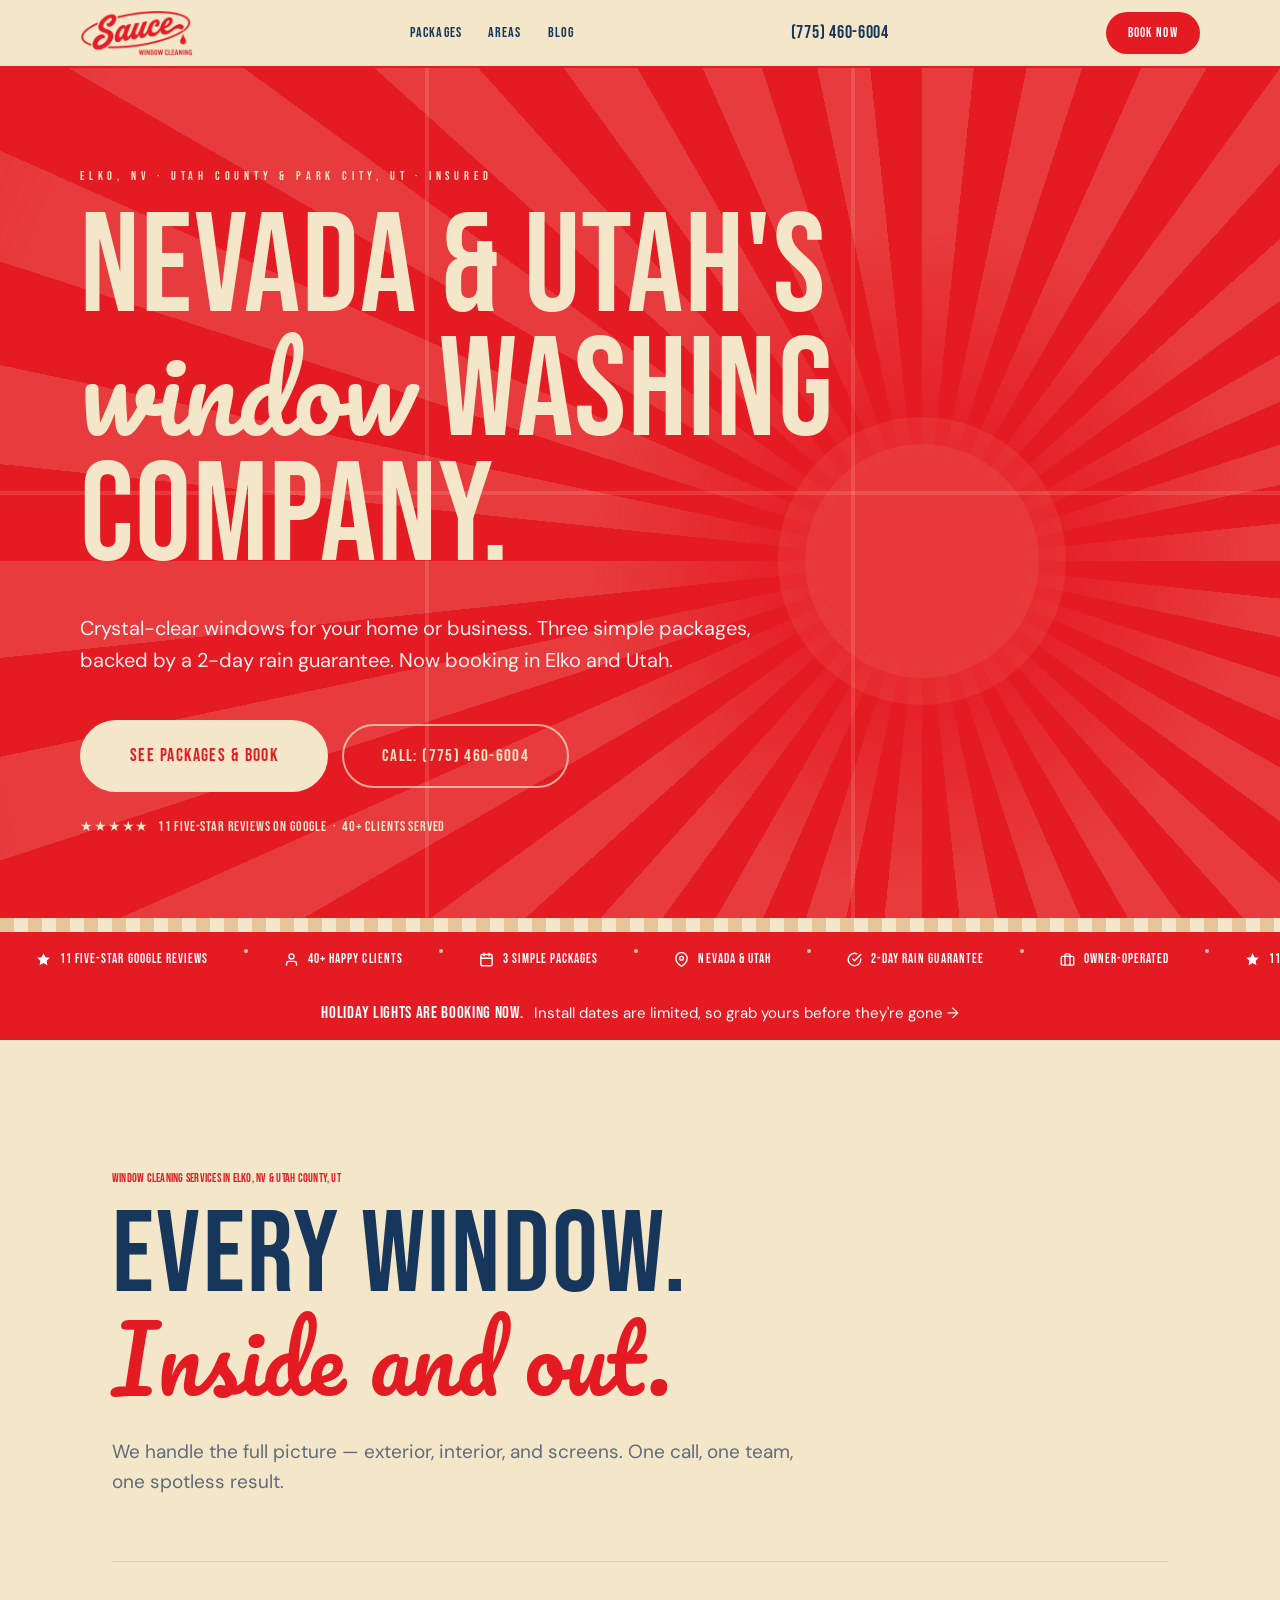
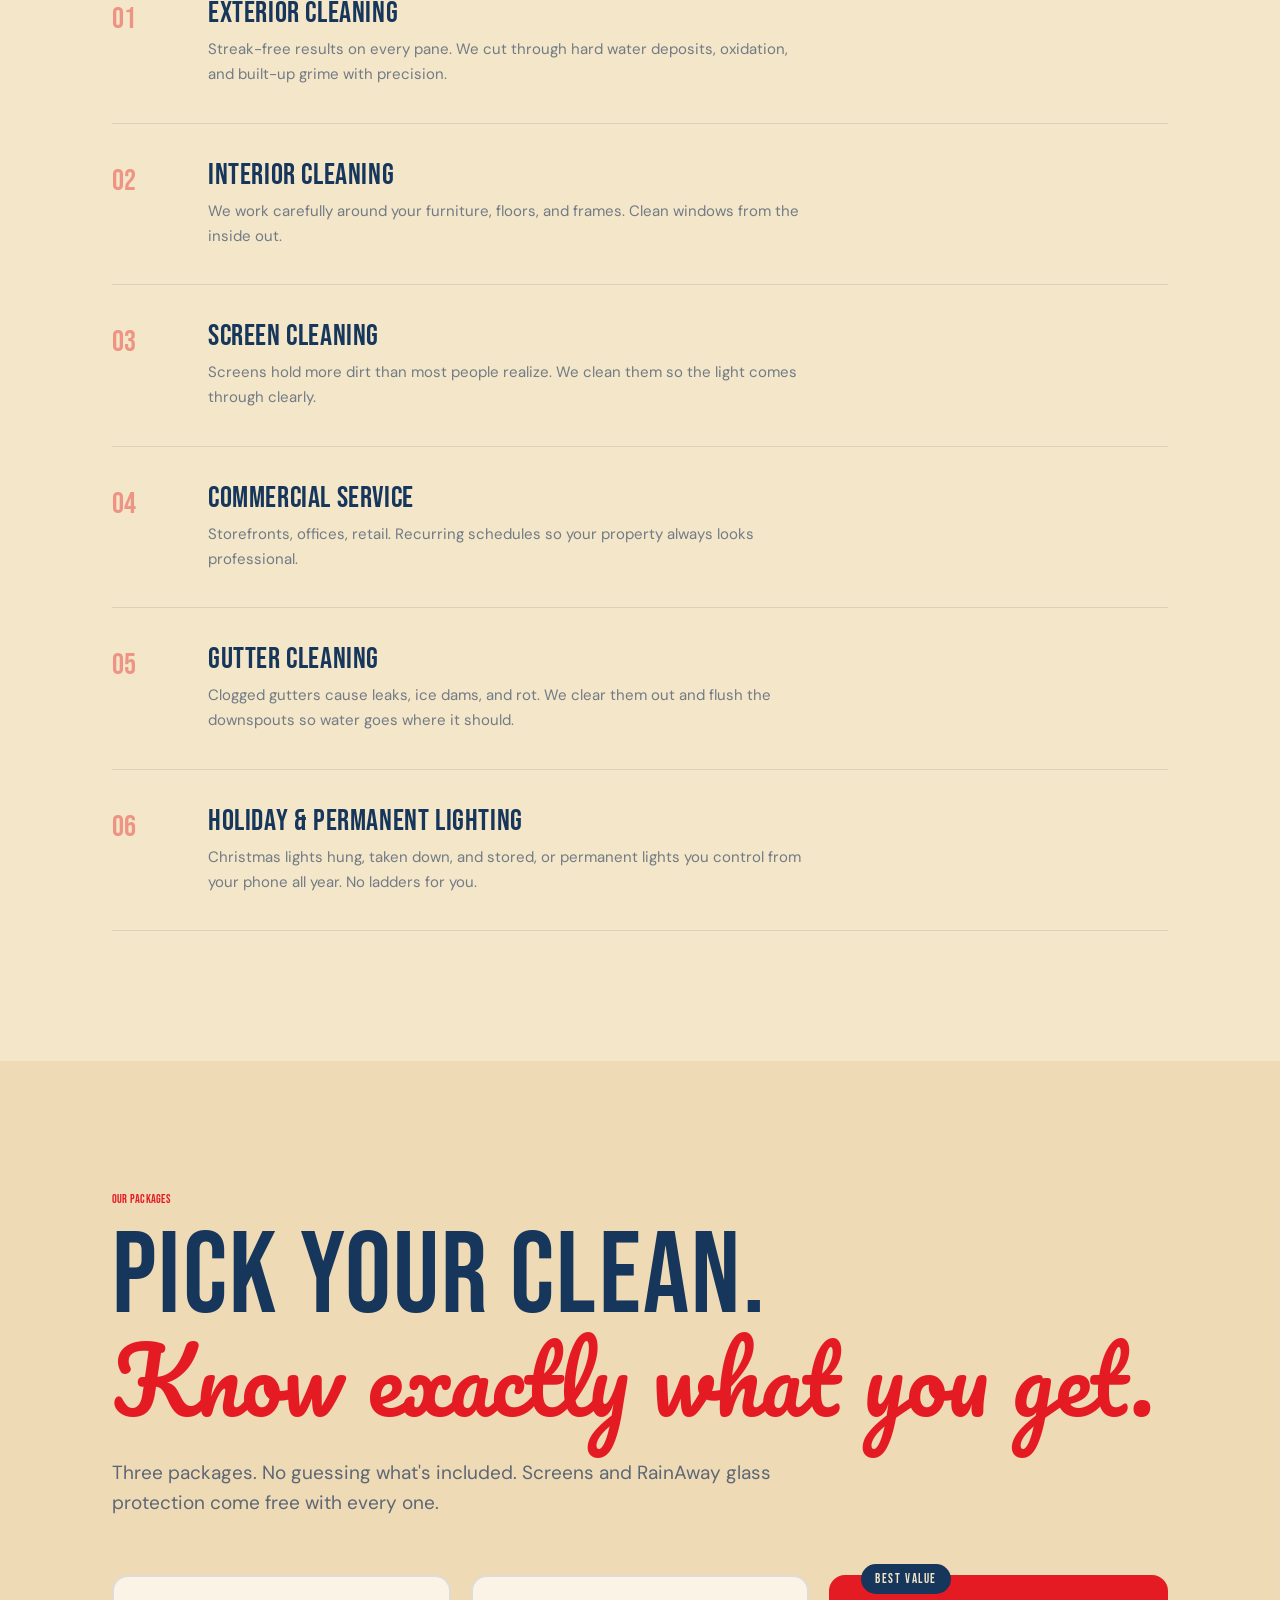
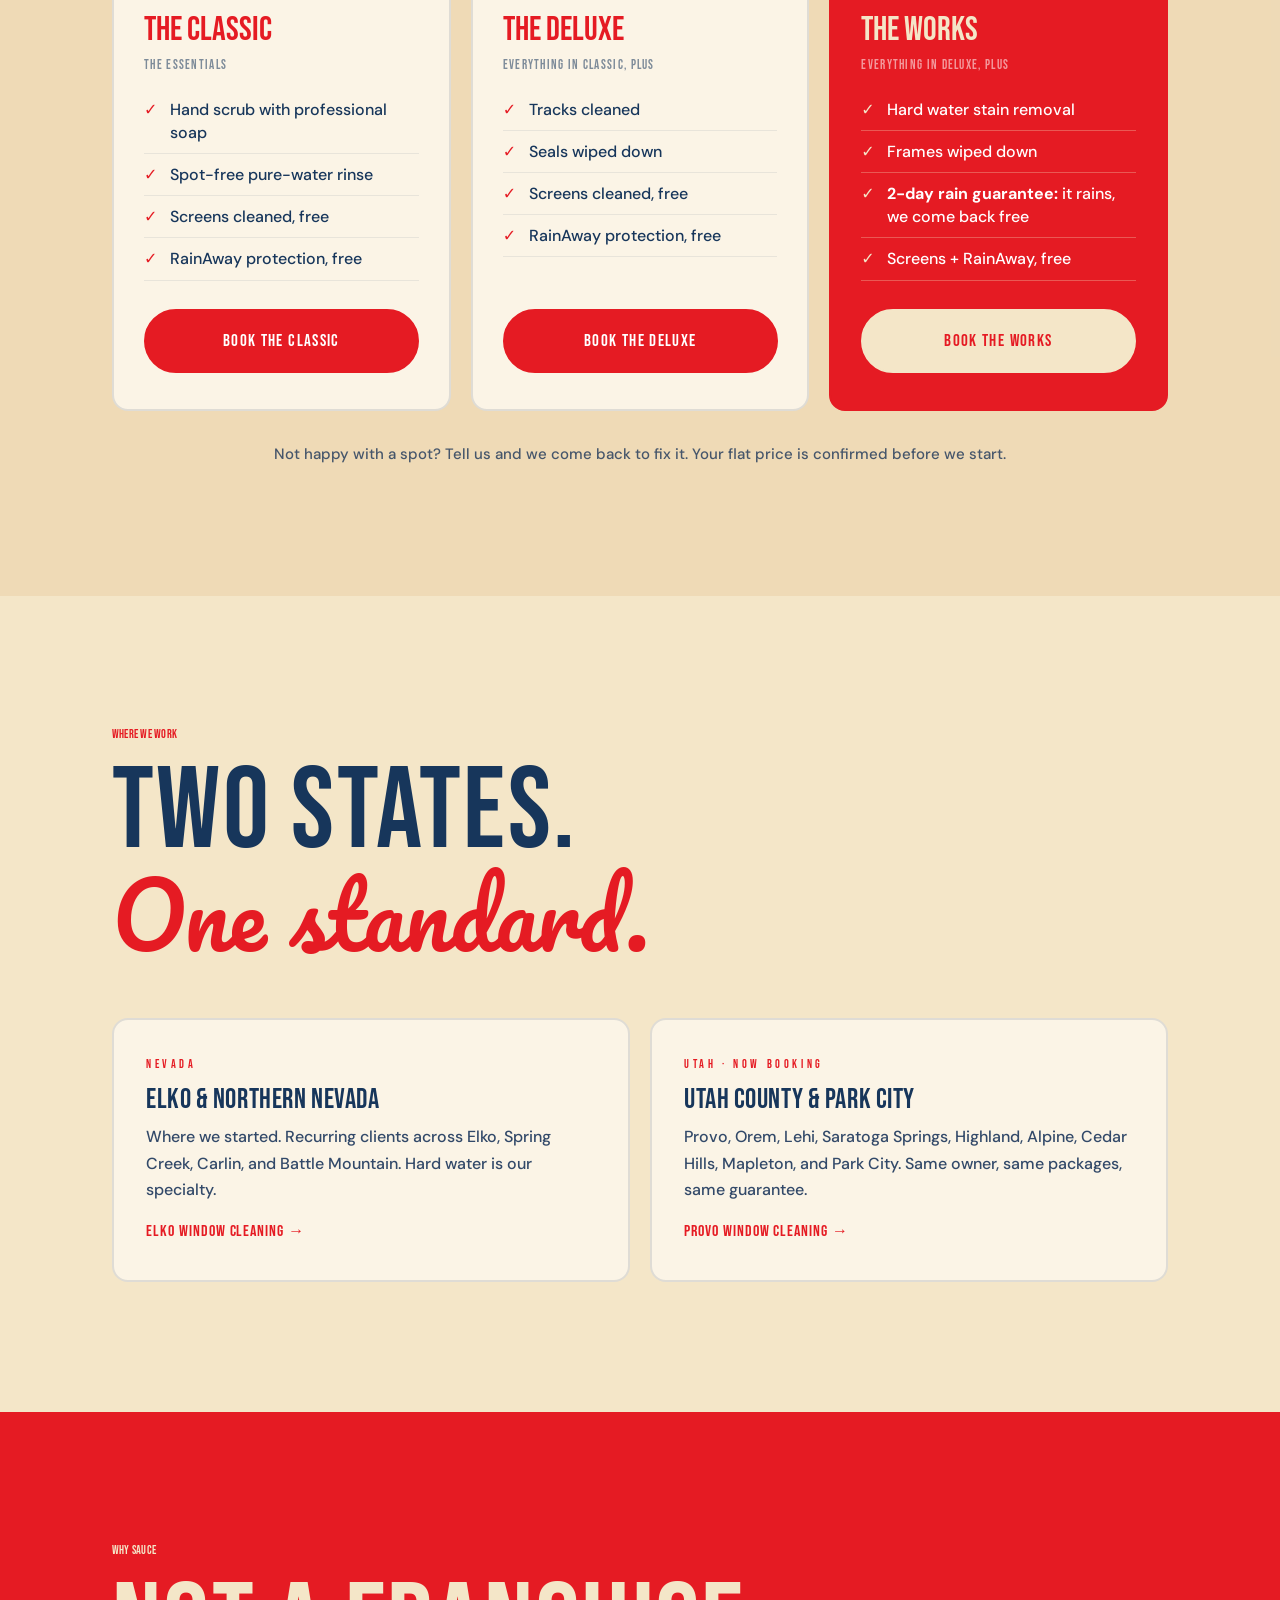
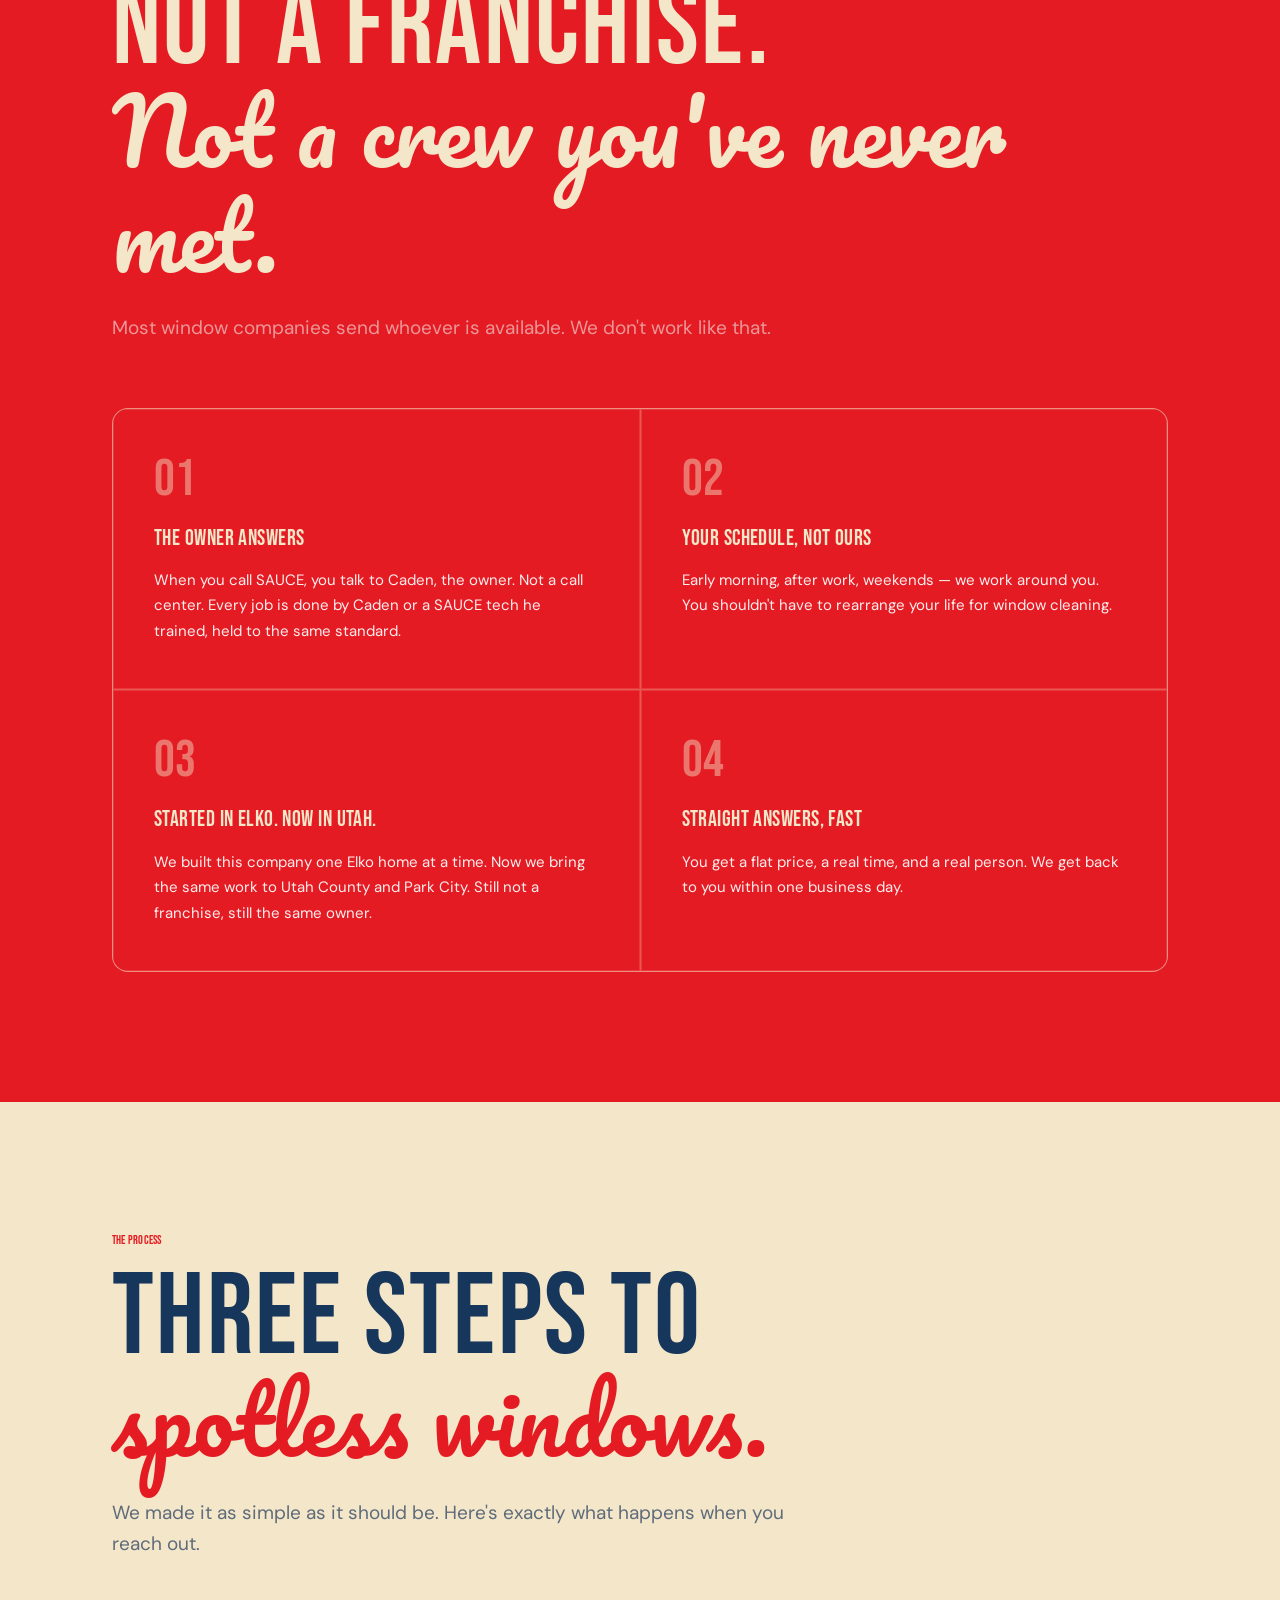
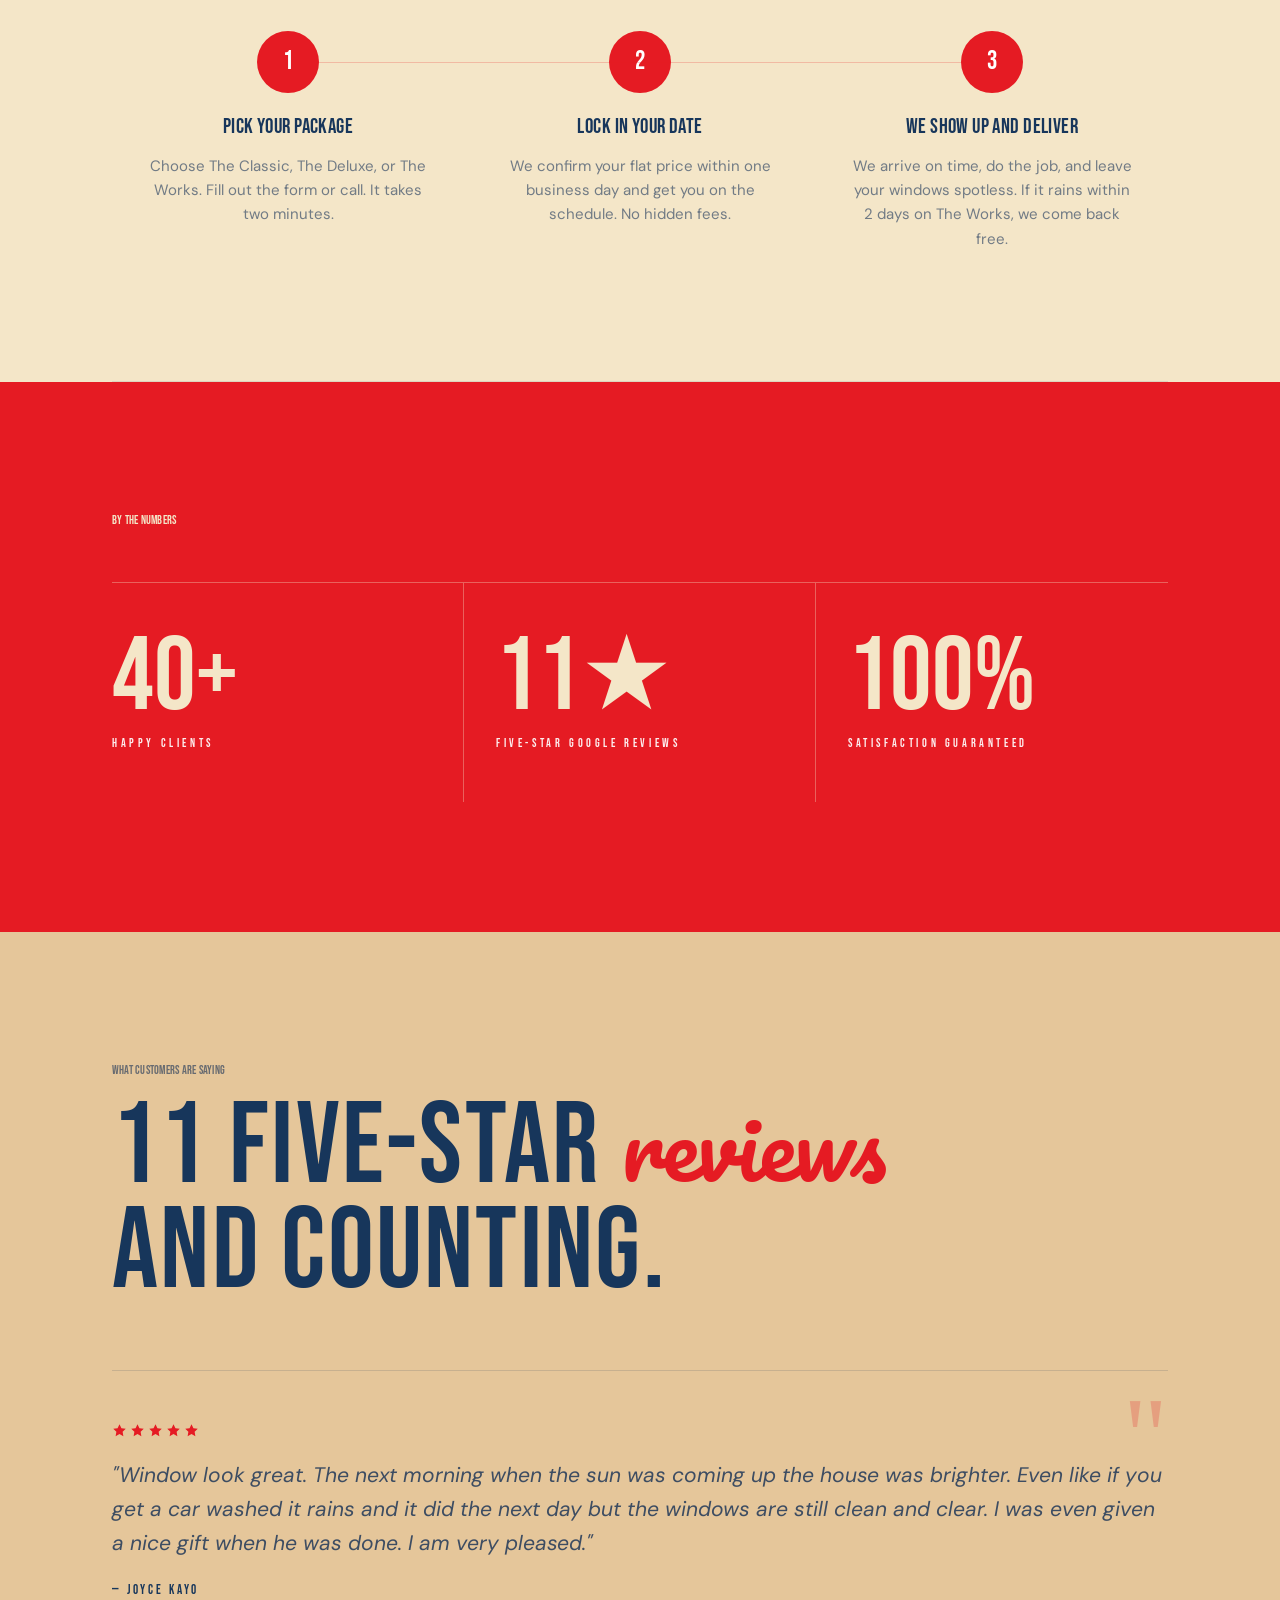
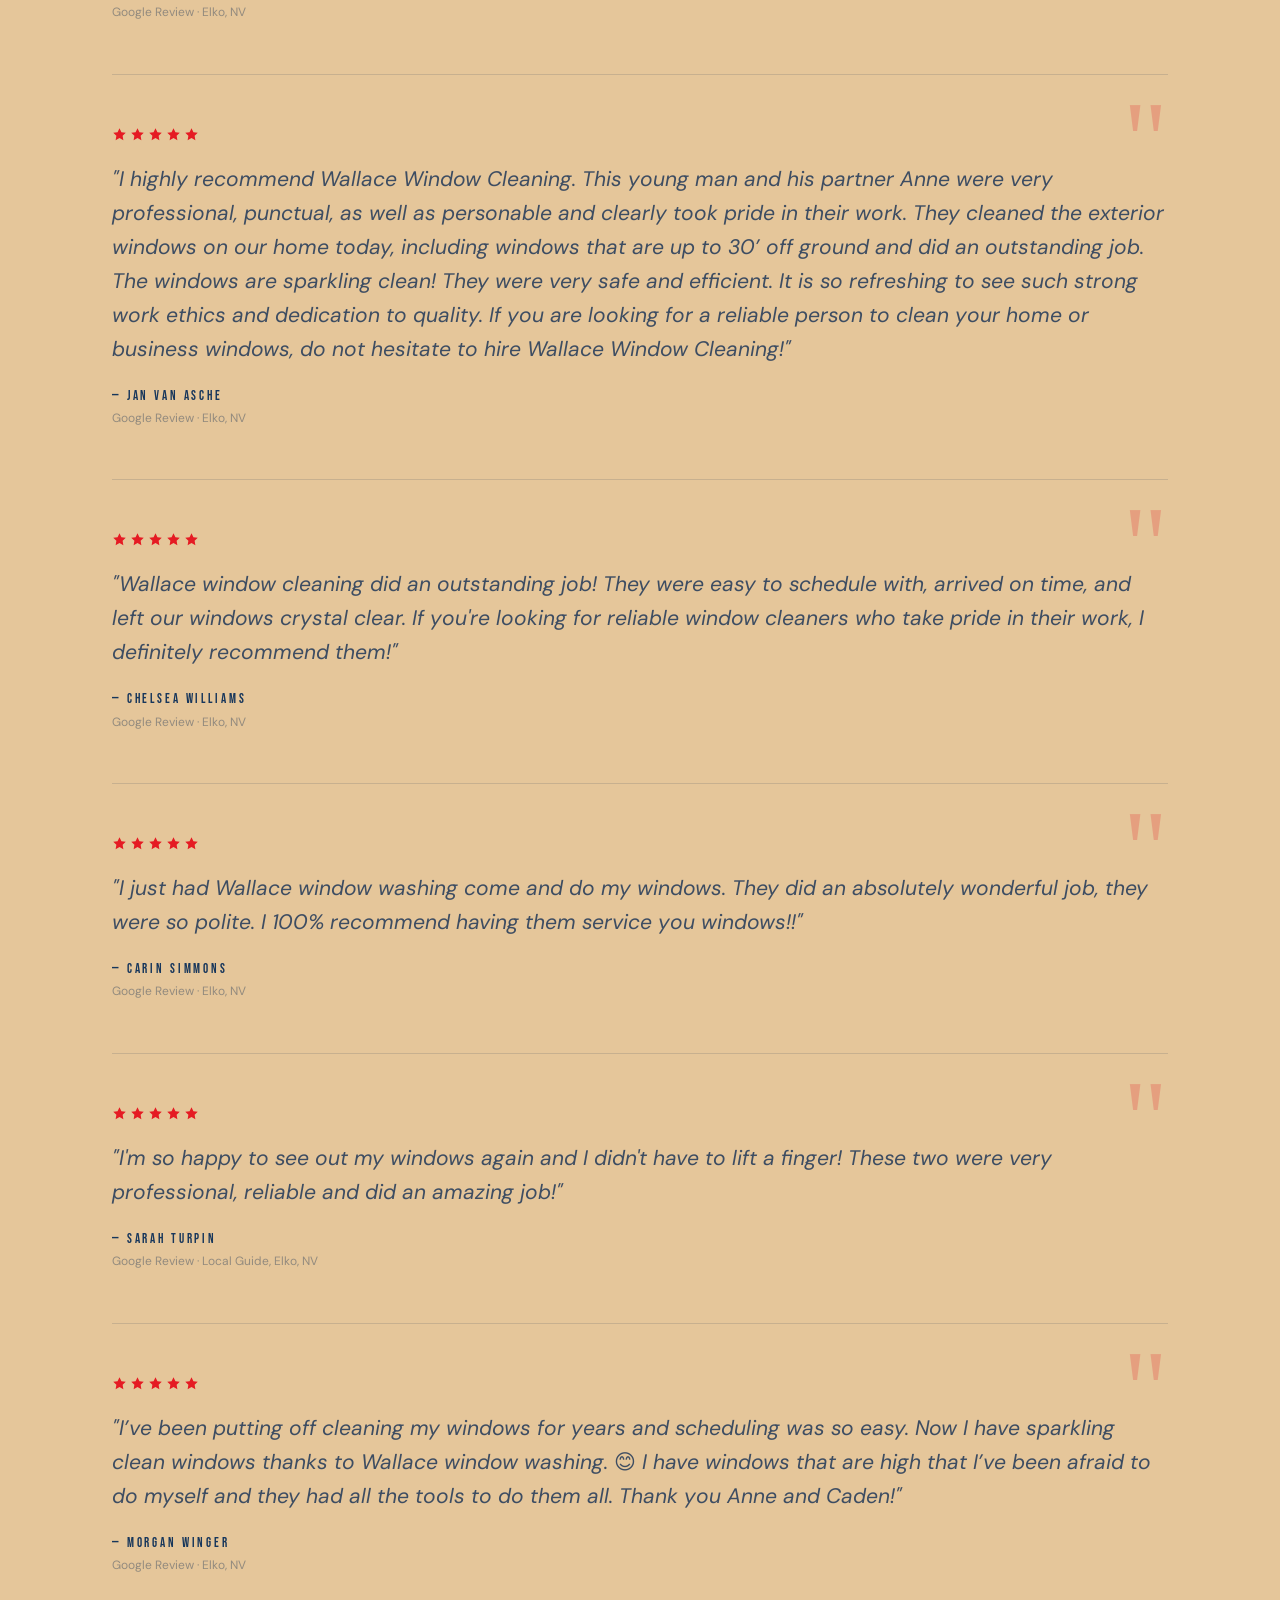
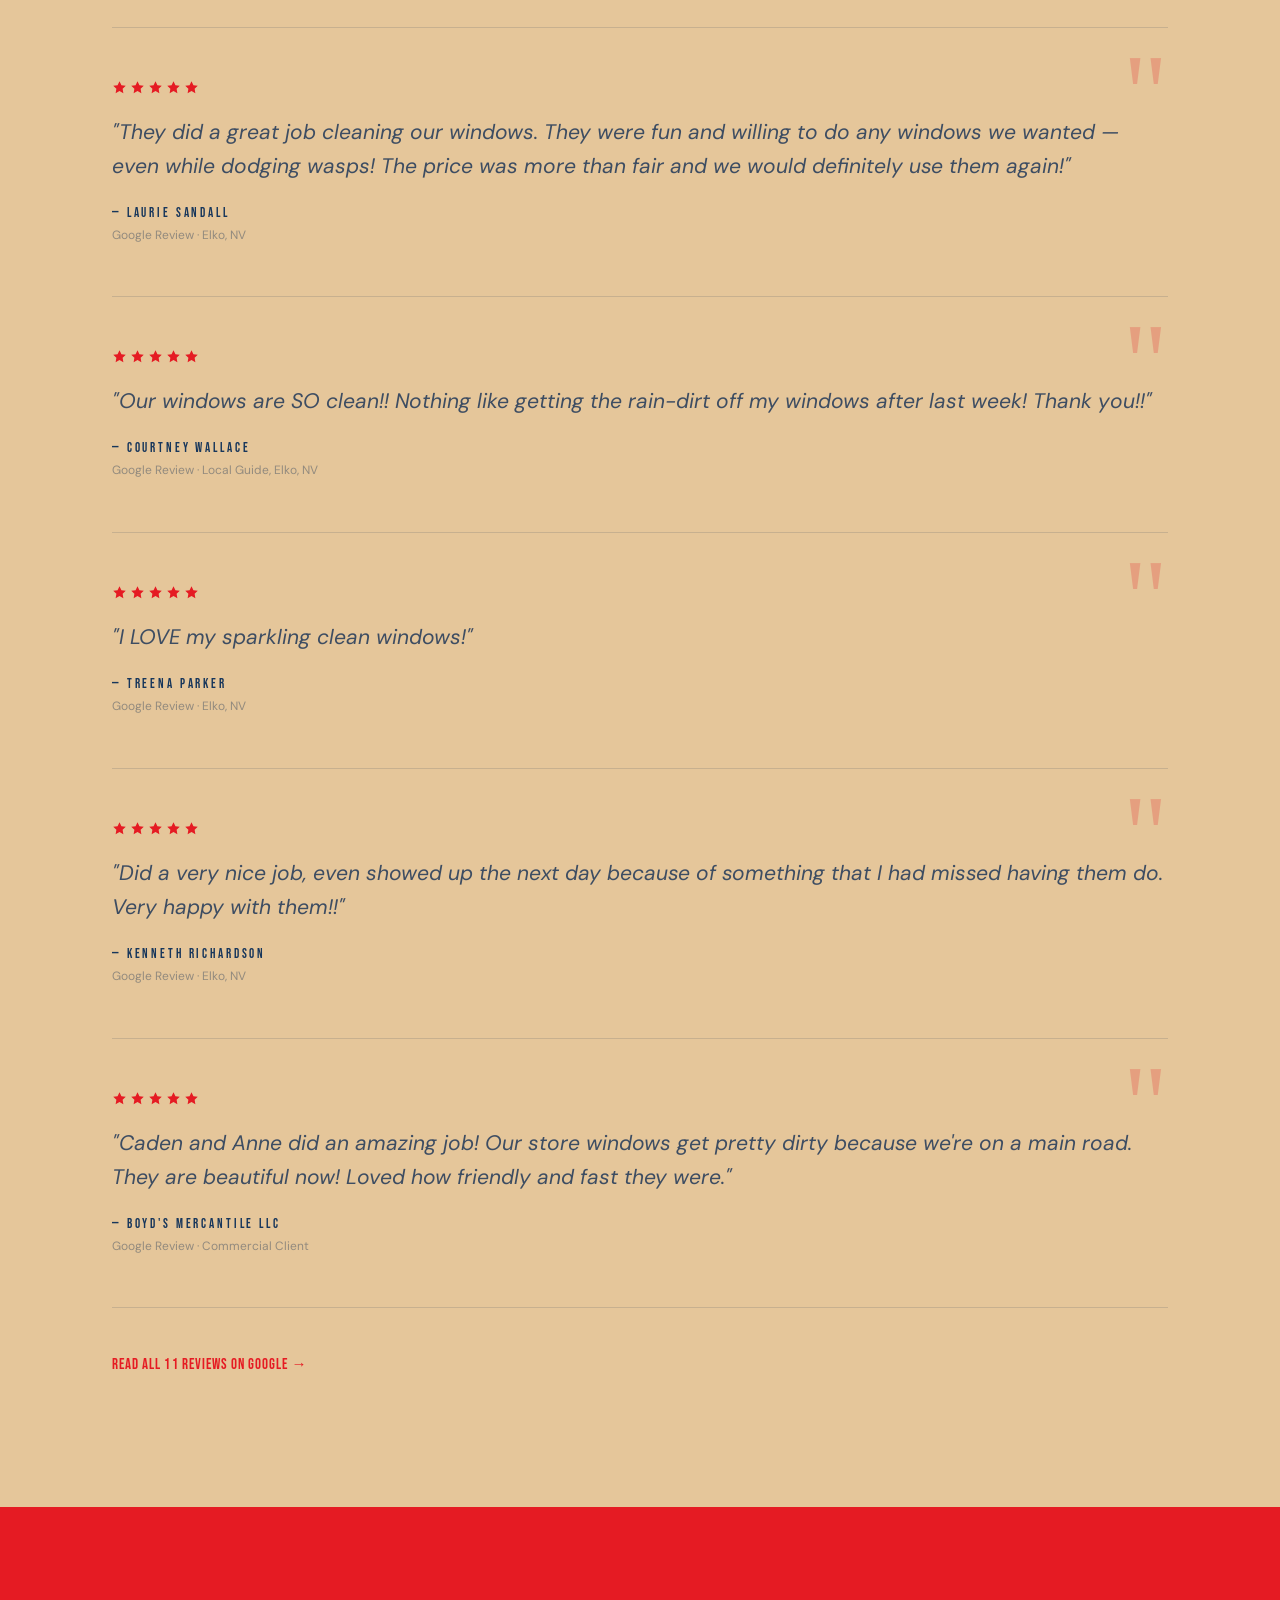
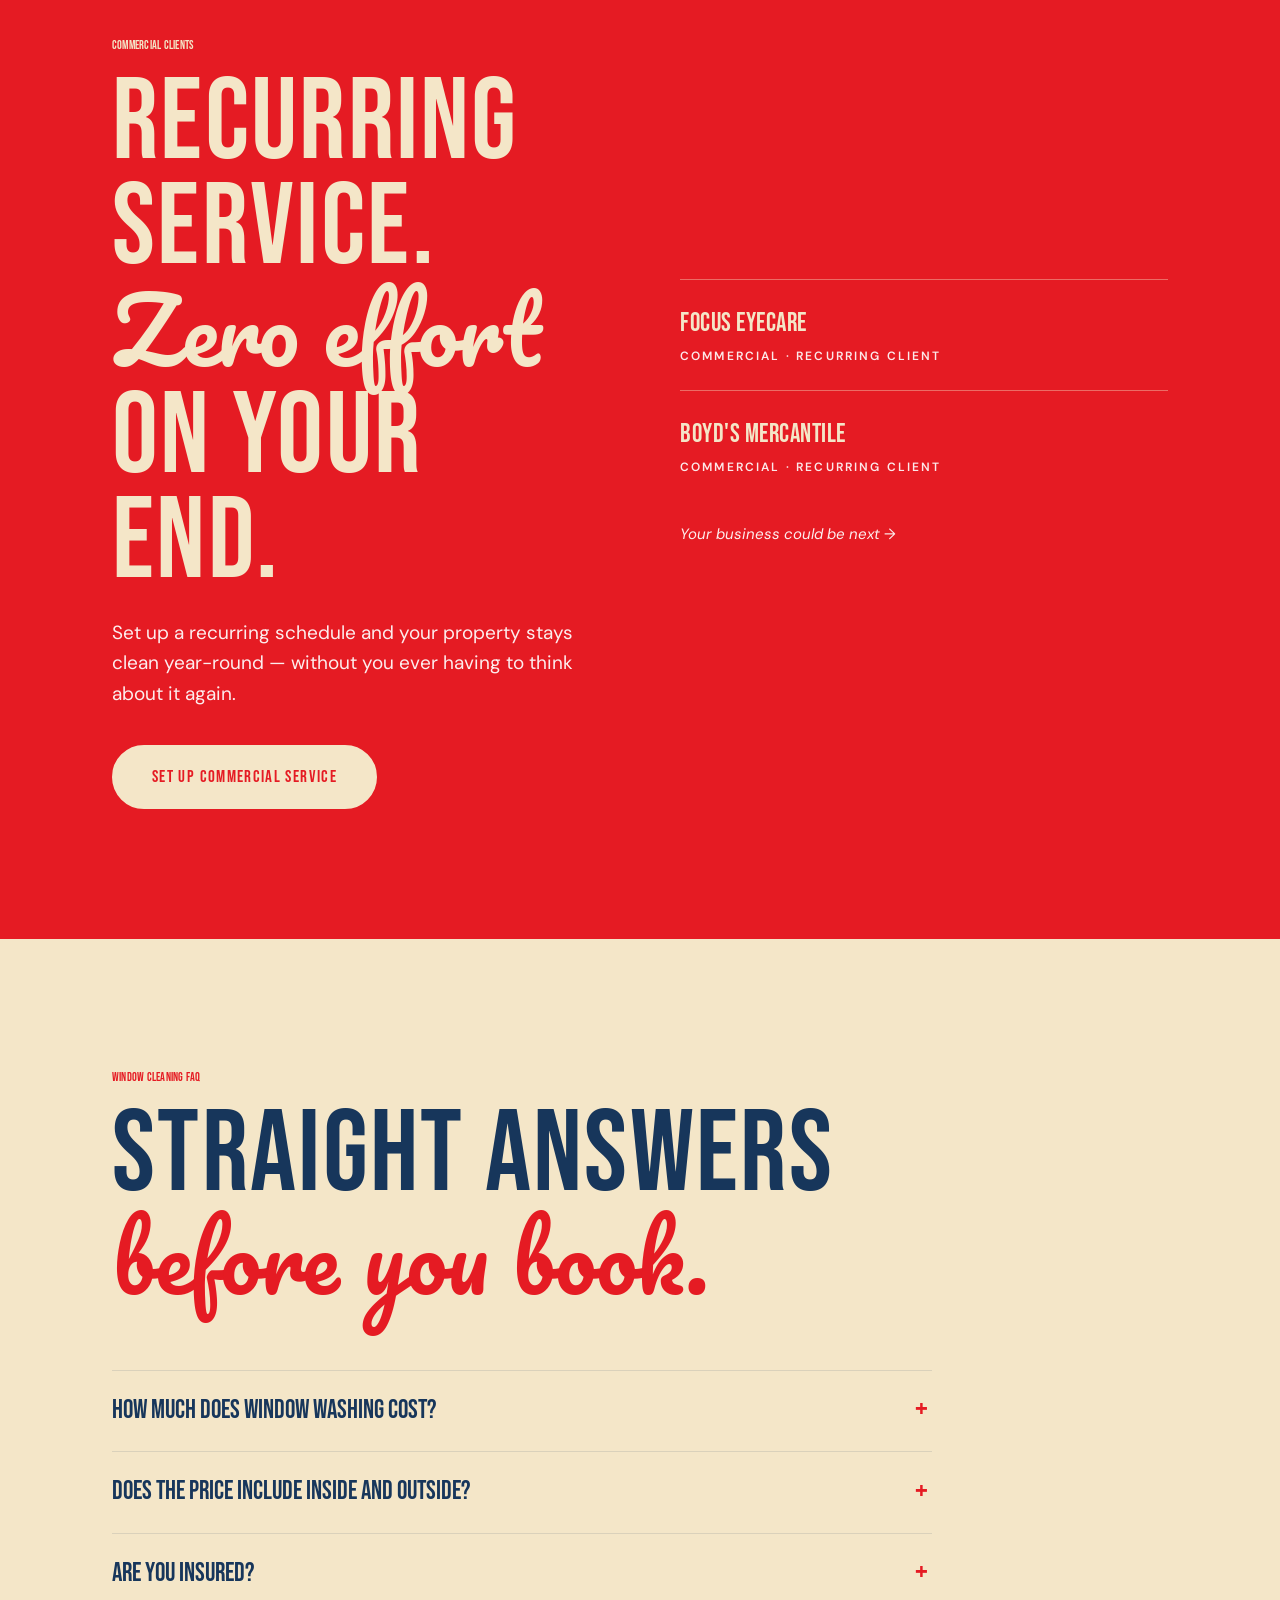
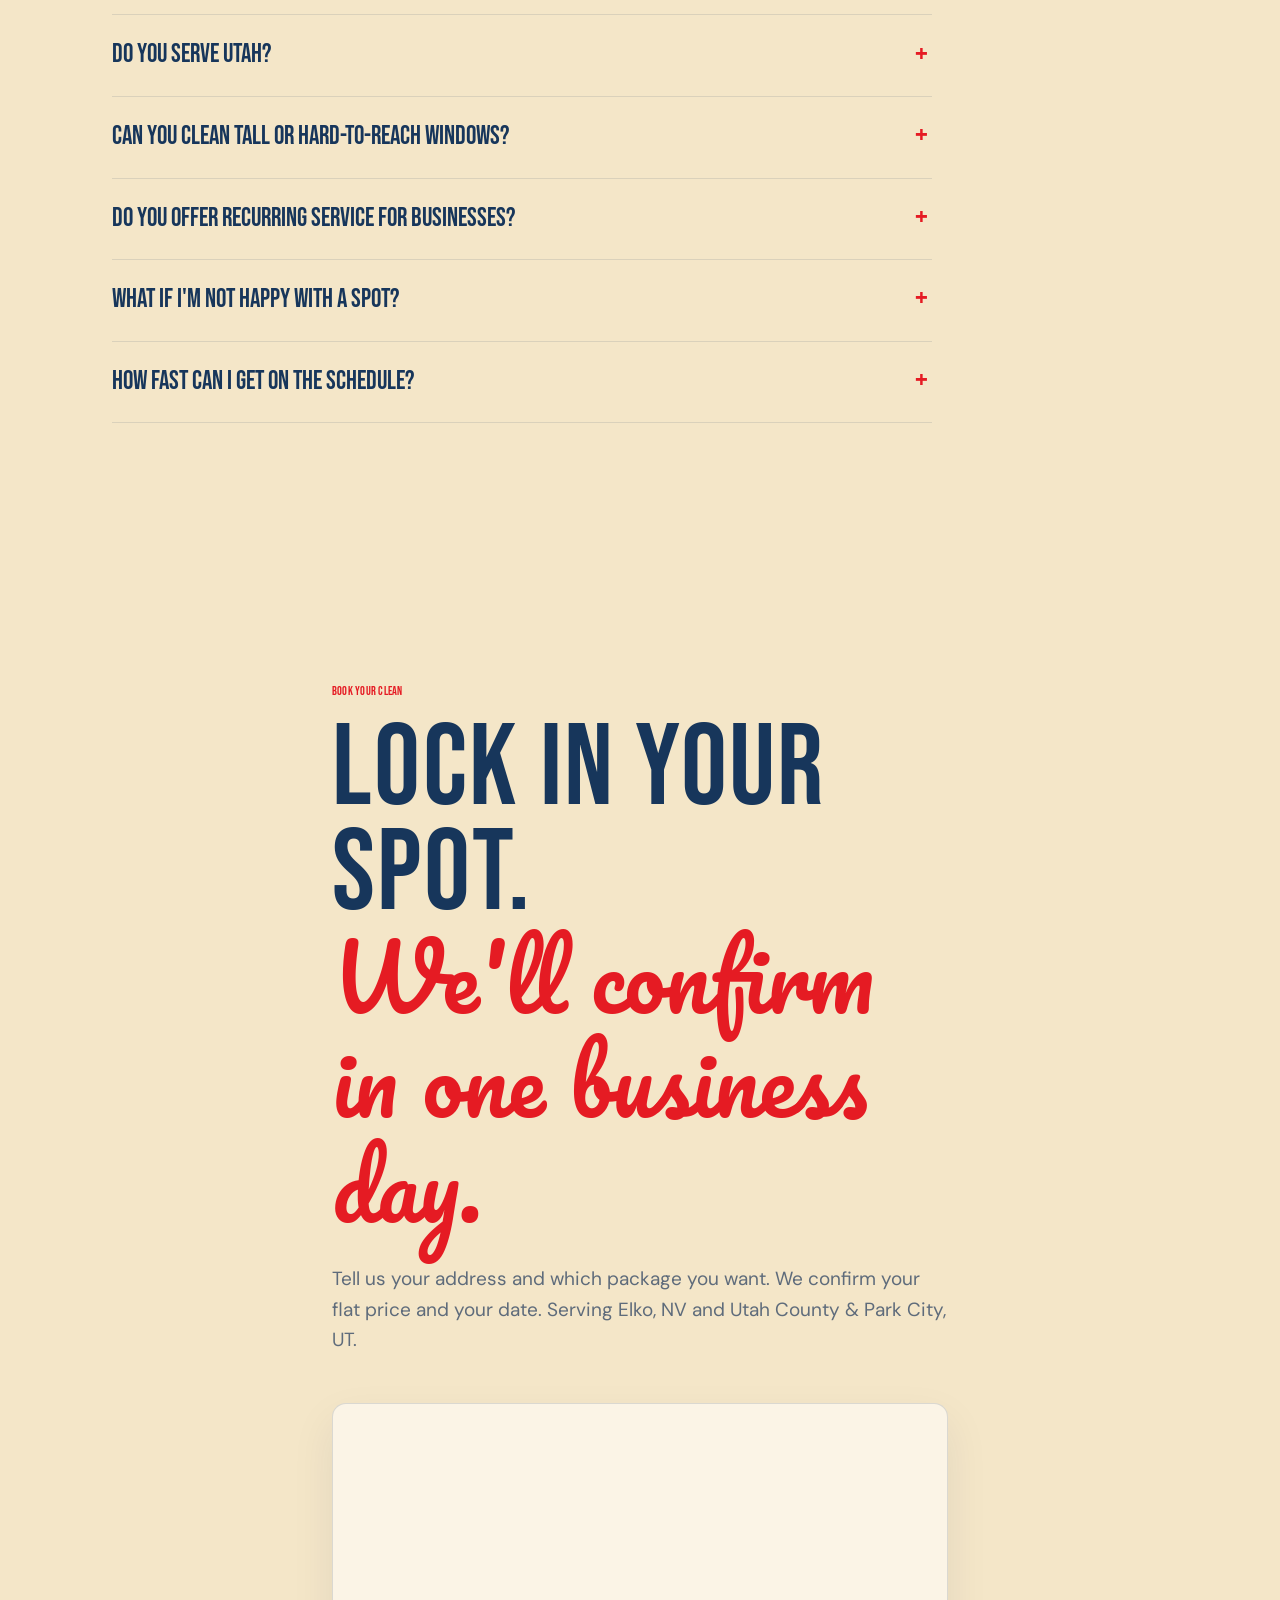
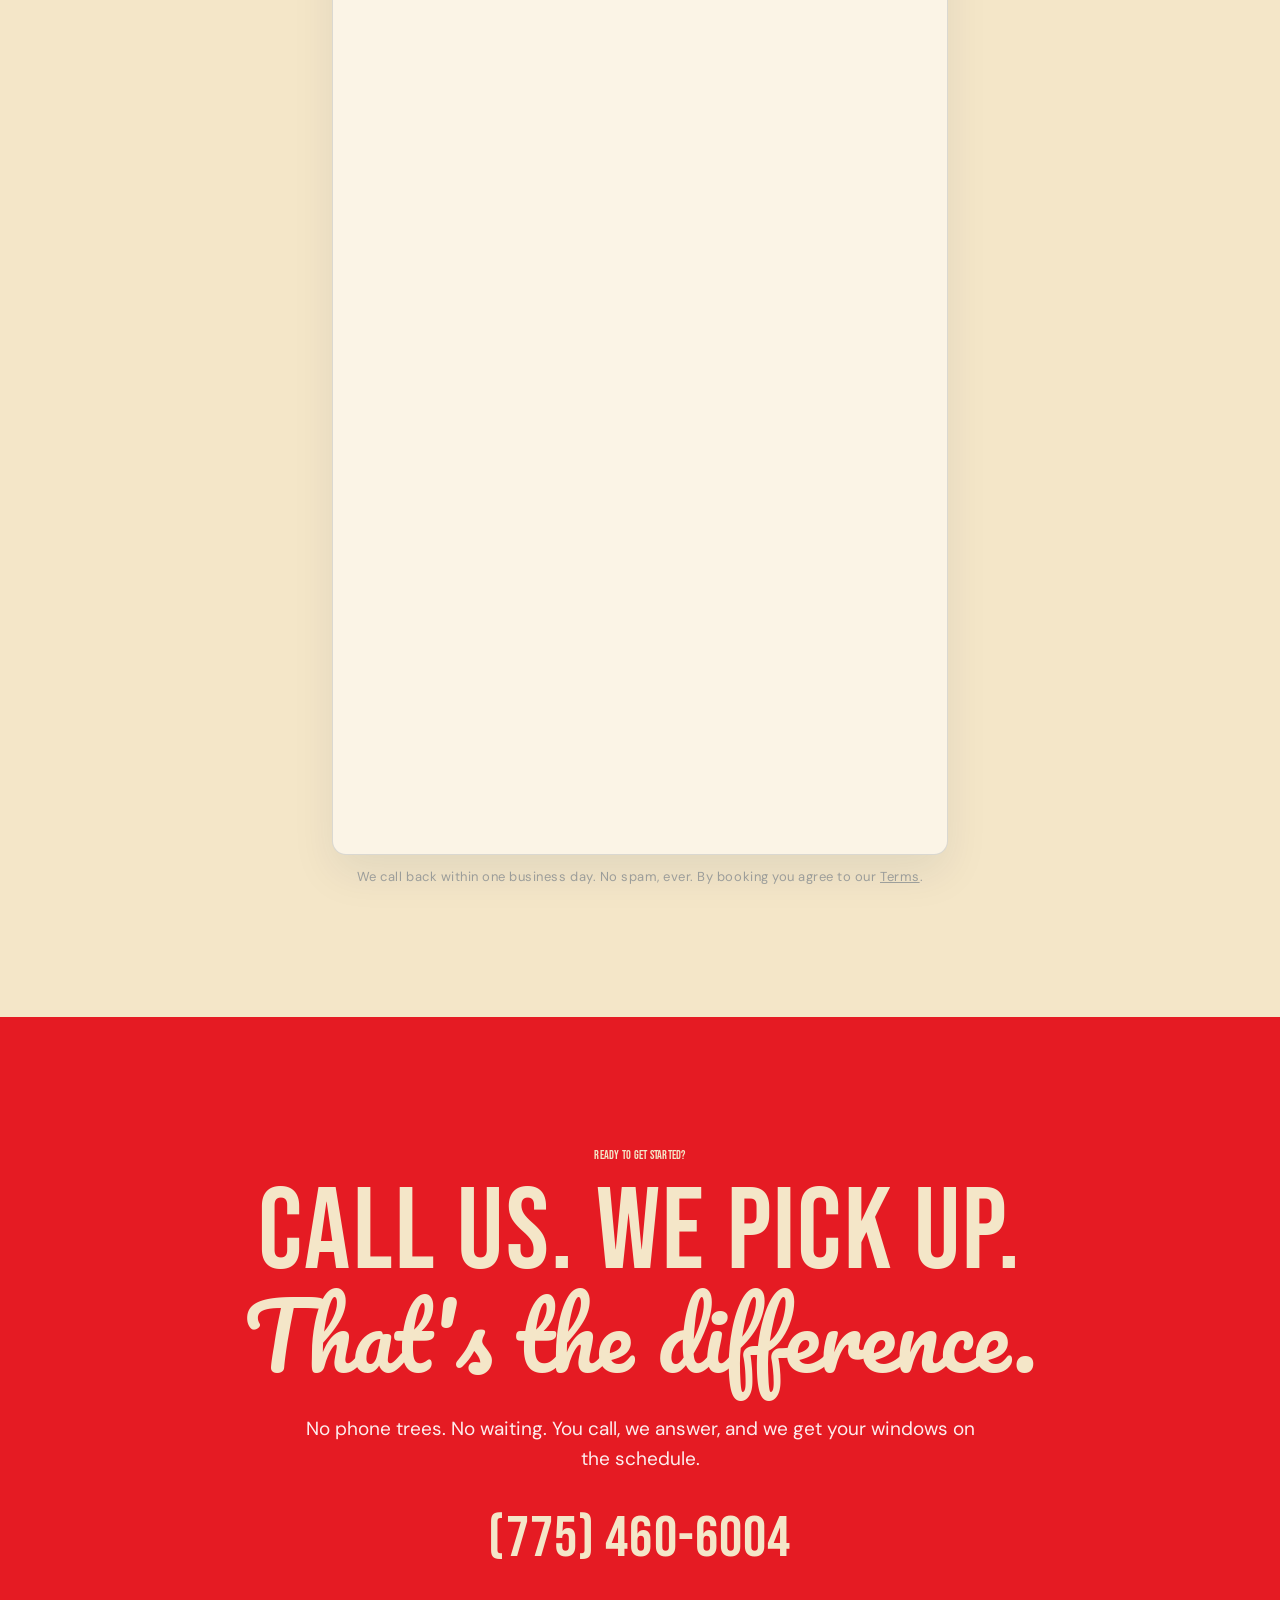
<file: index.html>
<!DOCTYPE html>
<html lang="en">
<head>
  <meta charset="UTF-8">
  <meta name="viewport" content="width=device-width, initial-scale=1.0">
  <title>Window Washing in Elko, NV &amp; Utah County, UT | SAUCE Window Cleaning</title>
  <meta name="description" content="Owner-run window cleaning in Elko, NV and Utah County &amp; Park City, UT. Three clear packages, 2-day rain guarantee, 11 five-star Google reviews. Gutters and holiday lights too.">
  <link rel="canonical" href="https://saucewindow.com/">
  <meta name="robots" content="index, follow, max-snippet:-1, max-image-preview:large, max-video-preview:-1">
  <meta name="theme-color" content="#2270D4">
  <meta name="geo.region" content="US-NV, US-UT">
  <meta name="geo.placename" content="Elko, NV; Provo, UT">

  <meta property="og:type" content="website">
  <meta property="og:site_name" content="SAUCE Window Cleaning">
  <meta property="og:locale" content="en_US">
  <meta property="og:title" content="Window Washing in Elko, NV &amp; Utah County, UT | SAUCE Window Cleaning">
  <meta property="og:description" content="Owner-run window cleaning in Elko, NV and Utah County, UT. Three clear packages with a 2-day rain guarantee.">
  <meta property="og:url" content="https://saucewindow.com/">
  <meta property="og:image" content="https://saucewindow.com/assets/hero-poster.jpg">
  <meta name="twitter:card" content="summary_large_image">
  <meta name="twitter:title" content="Window Washing in Elko, NV &amp; Utah County, UT | SAUCE Window Cleaning">
  <meta name="twitter:description" content="Owner-run window cleaning in Elko, NV and Utah County, UT. Three clear packages with a 2-day rain guarantee.">
  <meta name="twitter:image" content="https://saucewindow.com/assets/hero-poster.jpg">

  <script type="application/ld+json">
  {
    "@context": "https://schema.org",
    "@graph": [
      {
        "@type": "WebSite",
        "@id": "https://saucewindow.com/#website",
        "url": "https://saucewindow.com/",
        "name": "SAUCE Window Cleaning",
        "alternateName": "Wallace Window Washing",
        "publisher": { "@id": "https://saucewindow.com/#business" }
      },
      {
        "@type": ["LocalBusiness", "HomeAndConstructionBusiness"],
        "@id": "https://saucewindow.com/#business",
        "name": "SAUCE Window Cleaning",
        "alternateName": "Wallace Window Washing",
        "description": "Owner-run residential and commercial window cleaning in Elko, Nevada and Utah County and Park City, Utah: exterior, interior, screen cleaning, gutter cleaning, and holiday light installation.",
                "url": "https://saucewindow.com/",
        "telephone": "+1-775-460-6004",
        "image": "https://saucewindow.com/assets/hero-poster.jpg",
        "address": { "@type": "PostalAddress", "addressLocality": "Elko", "addressRegion": "NV", "addressCountry": "US" },
        "areaServed": [
          { "@type": "City", "name": "Elko", "containedInPlace": { "@type": "State", "name": "Nevada" } },
          { "@type": "City", "name": "Spring Creek", "containedInPlace": { "@type": "State", "name": "Nevada" } },
          { "@type": "City", "name": "Carlin", "containedInPlace": { "@type": "State", "name": "Nevada" } },
          { "@type": "City", "name": "Battle Mountain", "containedInPlace": { "@type": "State", "name": "Nevada" } },
          { "@type": "AdministrativeArea", "name": "Utah County", "containedInPlace": { "@type": "State", "name": "Utah" } },
          { "@type": "City", "name": "Provo", "containedInPlace": { "@type": "State", "name": "Utah" } },
          { "@type": "City", "name": "Park City", "containedInPlace": { "@type": "State", "name": "Utah" } }
        ],
        "sameAs": ["https://g.page/r/CWcIIirJ8A5tEBM/review", "https://www.instagram.com/wallacewindow/"],
        "hasOfferCatalog": {
          "@type": "OfferCatalog",
          "name": "Window cleaning services",
          "itemListElement": [
            { "@type": "Offer", "itemOffered": { "@type": "Service", "name": "Exterior window cleaning" } },
            { "@type": "Offer", "itemOffered": { "@type": "Service", "name": "Interior window cleaning" } },
            { "@type": "Offer", "itemOffered": { "@type": "Service", "name": "Window screen cleaning" } },
            { "@type": "Offer", "itemOffered": { "@type": "Service", "name": "Commercial window cleaning" } },
            { "@type": "Offer", "itemOffered": { "@type": "Service", "name": "Gutter cleaning" } },
            { "@type": "Offer", "itemOffered": { "@type": "Service", "name": "Christmas and permanent holiday light installation" } }
          ]
        }
      },
      {
        "@type": "FAQPage",
        "mainEntity": [
          { "@type": "Question", "name": "How much does window washing cost?", "acceptedAnswer": { "@type": "Answer", "text": "Your price depends on how many windows you have and which package you pick: The Classic, The Deluxe, or The Works. Send your address and we get back to you with a flat price within one business day." } },
          { "@type": "Question", "name": "Does the quote include inside and outside?", "acceptedAnswer": { "@type": "Answer", "text": "Not automatically. Most window cleaning quotes cover the exterior only, with interior cleaning as an add-on. Ask for the scope up front so the price matches what you expect." } },
          { "@type": "Question", "name": "Are you insured?", "acceptedAnswer": { "@type": "Answer", "text": "Yes. SAUCE Window Cleaning carries general liability insurance and is owner-run." } },
          { "@type": "Question", "name": "Do you serve Utah?", "acceptedAnswer": { "@type": "Answer", "text": "Yes. We serve Utah County (Provo, Orem, Lehi, and nearby) and Park City, plus Elko, Spring Creek, Carlin, and Battle Mountain in Nevada." } },
          { "@type": "Question", "name": "Can you clean tall or hard-to-reach windows?", "acceptedAnswer": { "@type": "Answer", "text": "Yes. We have the equipment to clean high windows safely, including windows around 30 feet off the ground." } },
          { "@type": "Question", "name": "Do you offer recurring service for businesses?", "acceptedAnswer": { "@type": "Answer", "text": "Yes. Storefronts, offices, and retail locations can set up a recurring schedule so the glass always looks professional." } },
          { "@type": "Question", "name": "What if I'm not happy with a spot?", "acceptedAnswer": { "@type": "Answer", "text": "Tell us and we come back to fix it. A job isn't finished until you're satisfied." } }
        ]
      }
    ]
  }
  </script>

  <link rel="preconnect" href="https://fonts.googleapis.com">
  <link rel="preconnect" href="https://fonts.gstatic.com" crossorigin>
  <link href="https://fonts.googleapis.com/css2?family=Bebas+Neue&family=DM+Sans:ital,wght@0,400;0,500;0,700;1,400;1,500&family=Pacifico&display=swap" rel="stylesheet">
  <style>
    :root {
      --blue:  #2270D4;
      --sand:  #ECCEA8;
      --navy:  #0E2A52;
      --white: #F2F0ED;
    }
    *, *::before, *::after { box-sizing: border-box; margin: 0; padding: 0; }
    html { scroll-behavior: smooth; }
    body {
      font-family: 'DM Sans', system-ui, sans-serif;
      color: var(--navy);
      background: var(--white);
      line-height: 1.55;
      -webkit-font-smoothing: antialiased;
      opacity: 0;
      transition: opacity 0.55s ease;
    }
    @media (hover: hover) { body { cursor: none; } }
    @media (prefers-reduced-motion: reduce) {
      body { opacity: 1 !important; transition: none; }
      .reveal { opacity: 1 !important; transform: none !important; transition: none !important; }
    }

    /* ── CURSOR ── */
    #cur {
      position: fixed; top: 0; left: 0; z-index: 9999;
      width: 16px; height: 16px; border-radius: 50% 50% 50% 0;
      background: var(--blue); border: 2px solid var(--sand);
      pointer-events: none;
      transform: translate(-50%,-50%) rotate(45deg);
      transition: width .2s, height .2s, background .2s, opacity .3s, border-width .2s;
      opacity: 0;
    }
    #cur.on  { opacity: 1; }
    #cur.big { width: 40px; height: 40px; background: rgba(34,112,212,.28); border: 2px solid var(--sand); }

    /* ── REVEALS ── */
    .reveal { opacity: 0; transform: translateY(26px); transition: opacity .75s ease, transform .75s ease; }
    .reveal.in { opacity: 1; transform: none; }

    /* ── UTILS ── */
    .wrap { max-width: 1120px; margin: 0 auto; padding: 0 32px; }
    section { padding: 130px 0; }
    .eyebrow {
      font-family: 'Bebas Neue', Impact, sans-serif; font-weight: 700;
      font-size: 12px; letter-spacing: .40em; text-transform: uppercase;
      color: var(--blue); margin-bottom: 16px;
    }
    h2 {
      font-family: 'Bebas Neue', Impact, sans-serif; font-weight: 900;
      font-size: clamp(52px, 9vw, 116px); line-height: .91;
      letter-spacing: .005em; text-transform: uppercase; color: var(--navy);
    }
    h2 em { font-style: italic; color: var(--blue); }
    .lead { font-size: clamp(16px,1.6vw,19px); color: rgba(14,42,82,.65); max-width: 54ch; margin-top: 22px; line-height: 1.6; }
    .rule { height: 1px; background: var(--navy); opacity: .10; }
    .btn {
      display: inline-block; font-family: 'Bebas Neue', Impact, sans-serif;
      font-weight: 800; font-size: 17px; letter-spacing: .08em;
      text-transform: uppercase; text-decoration: none; padding: 17px 38px;
      border-radius: 6px; border: 2px solid transparent;
      transition: background .18s, color .18s, border-color .18s;
      will-change: transform;
    }
    .btn-blue  { background: var(--blue); color: var(--white); border-color: var(--blue); }
    .btn-blue:hover  { background: #1860bf; border-color: #1860bf; }
    .btn-sand  { background: var(--sand); color: var(--navy); border-color: var(--sand); }
    .btn-sand:hover  { background: #e4c18e; border-color: #e4c18e; }
    .btn-ghost { background: transparent; color: var(--sand); border-color: rgba(236,206,168,.4); }
    .btn-ghost:hover { background: rgba(236,206,168,.1); }

    /* ── NAV ── */
    nav {
      position: sticky; top: 0; z-index: 200;
      background: var(--sand); height: 68px; padding: 0 32px;
      transition: height .3s, background .3s, backdrop-filter .3s;
    }
    nav.scrolled {
      height: 56px;
      background: rgba(236,206,168,.90);
      backdrop-filter: blur(14px);
      -webkit-backdrop-filter: blur(14px);
    }
    .nav-inner { max-width: 1120px; margin: 0 auto; display: flex; align-items: center; justify-content: space-between; height: 100%; gap: 20px; }
    .nav-logo { display: flex; align-items: center; gap: 11px; text-decoration: none; flex-shrink: 0; }
    .nav-logo svg { width: 40px; height: auto; color: var(--navy); }
    .nav-wordmark { font-family: 'Bebas Neue', Impact, sans-serif; font-weight: 900; font-size: 17px; letter-spacing: .05em; text-transform: uppercase; color: var(--navy); line-height: 1.1; }
    .nav-wordmark span { display: block; color: var(--blue); font-size: 9px; letter-spacing: .24em; font-weight: 600; }
    .nav-links { display: flex; align-items: center; gap: 26px; }
    .nav-link { font-family: 'Bebas Neue', Impact, sans-serif; font-weight: 700; font-size: 14px; letter-spacing: .08em; text-transform: uppercase; color: var(--navy); text-decoration: none; transition: color .18s; }
    .nav-link:hover { color: var(--blue); }
    .nav-phone { font-family: 'Bebas Neue', Impact, sans-serif; font-weight: 700; font-size: 18px; color: var(--navy); text-decoration: none; letter-spacing: .04em; transition: color .18s; }
    .nav-phone:hover { color: var(--blue); }
    .nav-cta {
      font-family: 'Bebas Neue', Impact, sans-serif; font-weight: 800; font-size: 13px;
      letter-spacing: .10em; text-transform: uppercase; text-decoration: none;
      background: var(--blue); color: var(--white);
      padding: 11px 22px; border-radius: 5px; white-space: nowrap;
      transition: background .18s, color .18s;
    }
    .nav-cta:hover { background: #1860bf; color: var(--white); }

    /* ── HERO ── */
    .hero {
      background: var(--blue); min-height: 92vh;
      display: flex; flex-direction: column; justify-content: center;
      padding: 100px 32px 80px; position: relative; overflow: hidden;
    }
    .hero::before {
      content: '';
      position: absolute; inset: 0; pointer-events: none; opacity: .04;
      background-image: url("data:image/svg+xml,%3Csvg xmlns='http://www.w3.org/2000/svg' width='300' height='300'%3E%3Cfilter id='n'%3E%3CfeTurbulence type='fractalNoise' baseFrequency='.75' numOctaves='4'/%3E%3C/filter%3E%3Crect width='300' height='300' fill='%23fff'/%3E%3Crect width='300' height='300' fill='%23000' filter='url(%23n)' opacity='.05'/%3E%3C/svg%3E");
    }
    .hero-video-wrap {
      position: absolute; inset: 0; overflow: hidden; z-index: 0;
    }
    .hero-video {
      width: 100%; height: 100%; object-fit: cover; display: block;
    }
    .hero-scrim {
      position: absolute; inset: 0; z-index: 0; pointer-events: none;
      background: linear-gradient(180deg, rgba(17,27,43,.32) 0%, rgba(17,27,43,.55) 55%, rgba(17,27,43,.72) 100%);
    }
    @media (prefers-reduced-motion: reduce) {
      .hero-video { display: none; }
    }
    @media (max-width: 768px) {
      .hero-video-wrap { display: none; }
    }
    #sq-canvas {
      position: absolute; inset: 0;
      width: 100%; height: 100%;
      pointer-events: none; z-index: 0; opacity: .45;
    }
    .hero-inner { max-width: 1120px; margin: 0 auto; width: 100%; position: relative; z-index: 1; }
    .hero-eyebrow { font-family: 'Bebas Neue', Impact, sans-serif; font-weight: 700; font-size: 12px; letter-spacing: .40em; text-transform: uppercase; color: var(--sand); opacity: .80; margin-bottom: 20px; }
    .hero h1 {
      font-family: 'Bebas Neue', Impact, sans-serif; font-weight: 900; font-style: italic;
      font-size: clamp(64px,12vw,140px); line-height: .89; letter-spacing: .01em;
      text-transform: uppercase; color: var(--white); max-width: 14ch;
    }
    .hero h1 em { color: var(--sand); }
    .hero-sub { font-size: clamp(17px,1.8vw,20px); color: rgba(242,240,237,.65); max-width: 48ch; margin-top: 32px; line-height: 1.6; }
    .hero-actions { display: flex; align-items: center; gap: 14px; flex-wrap: wrap; margin-top: 44px; }
    .hero-proof { margin-top: 24px; font-family: 'Bebas Neue', Impact, sans-serif; font-weight: 700; font-size: 14px; letter-spacing: .06em; text-transform: uppercase; color: var(--sand); opacity: .72; }

    /* ── MARQUEE ── */
    .marquee-bar { background: var(--blue); padding: 17px 0; overflow: hidden; }
    .marquee-track { display: flex; width: max-content; animation: ticker 24s linear infinite; }
    .marquee-bar:hover .marquee-track { animation-play-state: paused; }
    @keyframes ticker { from { transform: translateX(0); } to { transform: translateX(-50%); } }
    .m-item {
      display: flex; align-items: center; gap: 9px; padding: 0 36px;
      font-family: 'Bebas Neue', Impact, sans-serif; font-weight: 700; font-size: 13px;
      letter-spacing: .08em; text-transform: uppercase; color: var(--white); white-space: nowrap; flex-shrink: 0;
    }
    .m-item svg { width: 15px; height: 15px; flex-shrink: 0; }
    .m-dot { width: 4px; height: 4px; border-radius: 50%; background: var(--sand); opacity: .4; flex-shrink: 0; }

    /* ── SERVICES EDITORIAL ── */
    .svc-list { margin-top: 64px; }
    .svc-row {
      display: grid; grid-template-columns: 60px 1fr; gap: 0 36px;
      padding: 36px 0; border-top: 1px solid rgba(14,42,82,.11);
      transition: padding-left .35s cubic-bezier(.25,.46,.45,.94);
    }
    .svc-row:last-child { border-bottom: 1px solid rgba(14,42,82,.11); }
    .svc-row:hover { padding-left: 14px; }
    .svc-n { font-family: 'Bebas Neue', Impact, sans-serif; font-weight: 900; font-style: italic; font-size: 30px; color: var(--blue); opacity: .40; line-height: 1; padding-top: 6px; }
    .svc-row h3 { font-family: 'Bebas Neue', Impact, sans-serif; font-weight: 900; font-size: clamp(22px,3vw,30px); text-transform: uppercase; color: var(--navy); line-height: 1; margin-bottom: 9px; }
    .svc-row:hover h3 { color: var(--blue); }
    .svc-row p { font-size: 15px; color: rgba(14,42,82,.57); line-height: 1.65; max-width: 60ch; }

    /* ── WHY ── */
    .why-section { background: var(--navy); }
    .why-section .eyebrow { color: var(--sand); opacity: .75; }
    .why-section h2 { color: var(--white); }
    .why-section h2 em { color: var(--sand); }
    .why-section .lead { color: rgba(242,240,237,.58); }
    .why-grid { display: grid; grid-template-columns: repeat(2,1fr); gap: 1px; margin-top: 64px; background: rgba(255,255,255,.06); border: 1px solid rgba(255,255,255,.06); border-radius: 16px; overflow: hidden; }
    .why-item { background: var(--navy); padding: 44px 40px; border: 1px solid rgba(255,255,255,.05); }
    .why-n { font-family: 'Bebas Neue', Impact, sans-serif; font-weight: 900; font-style: italic; font-size: 52px; color: var(--sand); opacity: .18; line-height: 1; margin-bottom: 16px; }
    .why-item h3 { font-family: 'Bebas Neue', Impact, sans-serif; font-weight: 900; font-size: 22px; text-transform: uppercase; color: var(--white); margin-bottom: 12px; }
    .why-item p { font-size: 15px; color: rgba(242,240,237,.52); line-height: 1.7; }

    /* ── STEPS ── */
    .steps { display: grid; grid-template-columns: repeat(3,1fr); gap: 0; margin-top: 72px; position: relative; }
    .steps::before { content: ''; position: absolute; top: 31px; left: calc(16.666% + 28px); right: calc(16.666% + 28px); height: 1px; background: var(--blue); opacity: .22; }
    .step { text-align: center; padding: 0 32px; }
    .step-num { width: 62px; height: 62px; border-radius: 50%; background: var(--blue); color: var(--white); font-family: 'Bebas Neue', Impact, sans-serif; font-weight: 900; font-size: 26px; display: flex; align-items: center; justify-content: center; margin: 0 auto 18px; }
    .step h3 { font-family: 'Bebas Neue', Impact, sans-serif; font-weight: 900; font-size: 21px; text-transform: uppercase; color: var(--navy); margin-bottom: 10px; }
    .step p { font-size: 15px; color: rgba(14,42,82,.57); line-height: 1.62; }

    /* ── STATS ── */
    .stats-section { background: var(--navy); }
    .stats-section .eyebrow { color: var(--sand); opacity: .72; }
    .stats-grid { display: grid; grid-template-columns: repeat(3,1fr); margin-top: 52px; border-top: 1px solid rgba(255,255,255,.08); }
    .stat-item { padding: 48px 32px 48px 0; border-right: 1px solid rgba(255,255,255,.08); }
    .stat-item:last-child { border-right: none; }
    .stat-item:not(:first-child) { padding-left: 32px; }
    .stat-num { font-family: 'Bebas Neue', Impact, sans-serif; font-weight: 900; font-style: italic; font-size: clamp(64px,9vw,104px); line-height: .9; color: var(--white); }
    .stat-num .accent { color: var(--sand); }
    .stat-label { font-family: 'Bebas Neue', Impact, sans-serif; font-weight: 700; font-size: 12px; letter-spacing: .30em; text-transform: uppercase; color: rgba(242,240,237,.42); margin-top: 10px; }

    /* ── TESTIMONIALS EDITORIAL ── */
    .testimonials-section { background: var(--sand); }
    .testimonials-section .eyebrow { color: rgba(14,42,82,.58); }
    .testimonials-section h2 { color: var(--navy); }
    .testimonials-section h2 em { color: var(--blue); }
    .quote-list { margin-top: 64px; }
    .q-item { padding: 52px 0; border-top: 1px solid rgba(14,42,82,.14); position: relative; }
    .q-item:last-child { border-bottom: 1px solid rgba(14,42,82,.14); }
    .q-mark { position: absolute; top: 32px; right: 0; font-family: Georgia, serif; font-size: 110px; line-height: .6; color: var(--blue); opacity: .14; pointer-events: none; user-select: none; }
    .q-stars { display: flex; gap: 3px; margin-bottom: 20px; }
    .q-stars svg { width: 15px; height: 15px; fill: #c49840; }
    .q-text { font-size: clamp(17px,2vw,21px); font-style: italic; color: rgba(14,42,82,.78); line-height: 1.62; max-width: 72ch; margin-bottom: 20px; }
    .q-by { font-family: 'Bebas Neue', Impact, sans-serif; font-weight: 800; font-size: 13px; letter-spacing: .22em; text-transform: uppercase; color: var(--navy); }
    .q-src { font-size: 12px; color: rgba(14,42,82,.38); margin-top: 3px; }
    .reviews-footer { margin-top: 44px; }
    .reviews-footer a { font-family: 'Bebas Neue', Impact, sans-serif; font-weight: 700; font-size: 15px; letter-spacing: .07em; text-transform: uppercase; color: var(--blue); text-decoration: none; }
    .reviews-footer a:hover { text-decoration: underline; }

    /* ── COMMERCIAL ── */
    .commercial-section { background: var(--blue); }
    .commercial-section .eyebrow { color: var(--sand); opacity: .85; }
    .commercial-section h2 { color: var(--white); }
    .commercial-section h2 em { color: var(--sand); }
    .commercial-section .lead { color: rgba(242,240,237,.68); }
    .comm-inner { display: grid; grid-template-columns: 1fr 1fr; gap: 80px; align-items: center; }
    .client-stack { display: flex; flex-direction: column; }
    .client-card { padding: 24px 0; border-top: 1px solid rgba(255,255,255,.14); }
    .client-card:last-of-type { border-bottom: 1px solid rgba(255,255,255,.14); }
    .client-card strong { font-family: 'Bebas Neue', Impact, sans-serif; font-weight: 900; font-size: 26px; text-transform: uppercase; letter-spacing: .02em; color: var(--white); display: block; }
    .client-card span { font-size: 12px; font-weight: 600; letter-spacing: .18em; text-transform: uppercase; color: var(--sand); opacity: .68; margin-top: 3px; display: block; }
    .client-next { padding: 22px 0; font-size: 15px; font-style: italic; color: rgba(255,255,255,.36); }

    /* ── FORM ── */
    .form-section { background: var(--white); }
    .form-wrap { max-width: 680px; }
    .form-grid { display: grid; grid-template-columns: 1fr 1fr; gap: 14px; }
    .field { display: flex; flex-direction: column; gap: 7px; }
    .field label { font-family: 'Bebas Neue', Impact, sans-serif; font-weight: 700; font-size: 11px; letter-spacing: .26em; text-transform: uppercase; color: var(--navy); }
    .field input, .field textarea { padding: 14px 16px; border: 1.5px solid rgba(14,42,82,.14); border-radius: 8px; font-family: 'DM Sans', sans-serif; font-size: 16px; color: var(--navy); background: var(--white); transition: border .18s; }
    .field input:focus, .field textarea:focus { border-color: var(--blue); }
    .field textarea { resize: vertical; }
    .cb-group { display: flex; flex-wrap: wrap; gap: 10px; }
    .cb-label { display: flex; align-items: center; gap: 8px; padding: 11px 18px; border: 1.5px solid rgba(14,42,82,.14); border-radius: 8px; font-size: 15px; font-weight: 500; transition: border .18s; cursor: pointer; }
    .cb-label:hover { border-color: var(--blue); }
    .cb-label input { accent-color: var(--blue); }
    .form-btn { width: 100%; margin-top: 24px; font-size: 18px; padding: 20px; }
    .form-note { text-align: center; font-size: 13px; color: rgba(14,42,82,.36); margin-top: 12px; letter-spacing: .04em; }
    .gform-wrap {
      margin-top: 48px; background: var(--white); border: 1.5px solid rgba(14,42,82,.14);
      border-radius: 14px; overflow: hidden; box-shadow: 0 18px 44px rgba(14,42,82,.08);
    }
    .gform-wrap iframe { display: block; width: 100%; height: 1050px; border: 0; }
    @media (max-width: 620px) { .gform-wrap iframe { height: 1250px; } }

    /* ── FAQ ── */
    .faq-list { margin-top: 56px; max-width: 820px; }
    .faq-item { border-top: 1px solid rgba(14,42,82,.11); }
    .faq-item:last-child { border-bottom: 1px solid rgba(14,42,82,.11); }
    .faq-item summary {
      list-style: none; cursor: pointer; padding: 26px 48px 26px 0; position: relative;
      font-family: 'Bebas Neue', Impact, sans-serif; font-weight: 900; font-size: clamp(20px,2.6vw,26px);
      text-transform: uppercase; line-height: 1.1; color: var(--navy); transition: color .18s;
    }
    .faq-item summary::-webkit-details-marker { display: none; }
    .faq-item summary::after {
      content: '+'; position: absolute; right: 4px; top: 50%; transform: translateY(-50%);
      font-size: 32px; font-weight: 700; color: var(--blue); transition: transform .2s;
    }
    .faq-item[open] summary::after { content: '\2212'; }
    .faq-item summary:hover { color: var(--blue); }
    .faq-item p { font-size: 16px; color: rgba(14,42,82,.66); line-height: 1.7; max-width: 64ch; padding: 0 0 28px; }

    /* ── FINAL CTA ── */
    .cta-section { background: var(--navy); text-align: center; padding: 130px 32px; }
    .cta-section .eyebrow { color: var(--sand); opacity: .62; }
    .cta-section h2 { color: var(--white); }
    .cta-section h2 em { color: var(--sand); }
    .cta-section .lead { color: rgba(242,240,237,.57); margin: 22px auto 0; }
    .cta-phone { display: block; margin-top: 20px; font-family: 'Bebas Neue', Impact, sans-serif; font-weight: 900; font-size: clamp(36px,5vw,58px); color: var(--sand); text-decoration: none; letter-spacing: .02em; }
    .cta-phone:hover { color: var(--white); }
    .cta-or { font-family: 'Bebas Neue', Impact, sans-serif; font-weight: 700; font-size: 12px; letter-spacing: .3em; text-transform: uppercase; color: rgba(242,240,237,.22); margin: 24px 0; }
    .cta-sub { display: block; margin-top: 12px; font-size: 12px; color: rgba(242,240,237,.30); letter-spacing: .10em; text-transform: uppercase; font-family: 'Bebas Neue', Impact, sans-serif; font-weight: 600; }

    /* ── SOCIAL ── */
    .social-section { background: var(--sand); padding: 72px 32px; text-align: center; }
    .social-section .eyebrow { color: rgba(14,42,82,.58); }
    .social-section h2 { font-size: clamp(34px, 5.5vw, 60px); line-height: .95; margin-bottom: 14px; }
    .social-section p { font-size: 17px; color: rgba(14,42,82,.68); max-width: 46ch; margin: 0 auto; line-height: 1.6; }
    .social-btn {
      display: inline-flex; align-items: center; gap: 12px; margin-top: 30px;
      font-family: 'Bebas Neue', Impact, sans-serif; font-weight: 800; font-size: 22px; letter-spacing: .05em;
      text-decoration: none; color: var(--white); background: var(--navy);
      padding: 16px 34px; border-radius: 6px; border: 2px solid var(--navy);
      transition: background .18s, color .18s, border-color .18s;
    }
    .social-btn:hover { background: var(--blue); border-color: var(--blue); }
    .social-btn svg { width: 26px; height: 26px; flex-shrink: 0; }
    @media (max-width: 620px) { .social-section { padding: 56px 24px; } }

    /* ── FOOTER ── */
    footer { background: #060F1E; padding: 52px 0; }
    .footer-inner { max-width: 1120px; margin: 0 auto; padding: 0 32px; display: flex; align-items: center; justify-content: space-between; flex-wrap: wrap; gap: 24px; }
    .footer-brand { display: flex; align-items: center; gap: 11px; }
    .footer-brand svg { width: 38px; height: auto; color: var(--sand); opacity: .44; }
    .footer-brand-name { font-family: 'Bebas Neue', Impact, sans-serif; font-weight: 800; font-size: 14px; text-transform: uppercase; color: rgba(242,240,237,.38); letter-spacing: .05em; }
    .footer-links { display: flex; gap: 28px; flex-wrap: wrap; }
    .footer-links a { font-family: 'Bebas Neue', Impact, sans-serif; font-weight: 600; font-size: 11px; letter-spacing: .24em; text-transform: uppercase; color: rgba(242,240,237,.28); text-decoration: none; transition: color .18s; }
    .footer-links a:hover { color: rgba(242,240,237,.70); }
    .footer-copy { font-size: 12px; color: rgba(242,240,237,.20); letter-spacing: .04em; }

    /* ── RESPONSIVE ── */
    @media (max-width: 860px) {
      .why-grid      { grid-template-columns: 1fr; }
      .comm-inner    { grid-template-columns: 1fr; gap: 52px; }
      .stats-grid    { grid-template-columns: 1fr 1fr; }
      .stat-item:last-child { border-top: 1px solid rgba(255,255,255,.08); grid-column: 1/-1; border-right: none; padding-left: 0; }
      section { padding: 90px 0; }
      .nav-phone { display: none; }
      .nav-links { display: none; }
    }
    @media (max-width: 620px) {
      .svc-row       { grid-template-columns: 44px 1fr; gap: 0 18px; padding: 28px 0; }
      .form-grid     { grid-template-columns: 1fr; }
      .steps         { grid-template-columns: 1fr; }
      .steps::before { display: none; }
      .step          { text-align: left; display: flex; align-items: flex-start; gap: 20px; padding: 0; margin-bottom: 32px; }
      .step-num      { flex-shrink: 0; margin: 0; }
      .hero-actions  { flex-direction: column; align-items: flex-start; }
      .hero          { padding: 80px 24px 60px; }
      .cta-section   { padding: 90px 24px; }
      nav            { padding: 0 20px; }
      .wrap          { padding: 0 20px; }
      .stats-grid    { grid-template-columns: 1fr; }
      .stat-item     { border-right: none !important; padding-left: 0 !important; border-top: 1px solid rgba(255,255,255,.08); padding-bottom: 32px; }
      .stat-item:first-child { padding-top: 32px; }
    }
  
    /* Holiday bar */
    .holiday-bar { display:block; background: var(--sand); color: var(--navy); text-align:center; padding: 14px 24px; font-family:'DM Sans', sans-serif; font-size:15px; text-decoration:none; }
    .holiday-bar strong { font-family:'Bebas Neue', Impact, sans-serif; font-weight:900; text-transform:uppercase; letter-spacing:.04em; font-size:17px; margin-right:6px; }
    .holiday-bar:hover { background:#e4c18e; }
    /* Pricing tiers */
    .pricing-section { background: rgba(34,112,212,.06); }
    .tier-grid { display:grid; grid-template-columns: repeat(3,1fr); gap: 20px; margin-top: 56px; align-items: stretch; }
    .tier { position:relative; background: var(--white); border: 1px solid rgba(14,42,82,.12); border-radius: 16px; padding: 36px 30px; display:flex; flex-direction:column; }
    .tier-best { background: var(--navy); border-color: var(--navy); transform: translateY(-8px); }
    .tier-flag { position:absolute; top:-13px; left:30px; background: var(--sand); color: var(--navy); font-family:'Bebas Neue', Impact, sans-serif; font-weight:900; font-size:13px; letter-spacing:.12em; text-transform:uppercase; padding: 5px 14px; border-radius: 999px; }
    .tier-name { font-family:'Bebas Neue', Impact, sans-serif; font-weight:900; font-style:italic; font-size: 34px; text-transform:uppercase; color: var(--blue); line-height:1; }
    .tier-best .tier-name { color: var(--sand); }
    .tier-price { font-family:'Bebas Neue', Impact, sans-serif; font-weight:900; font-size: 40px; color: var(--navy); margin: 8px 0 14px; }
    .tier-price span { display:block; font-size: 13px; font-weight:700; letter-spacing:.1em; text-transform:uppercase; opacity:.55; }
    .tier-best .tier-price { color: var(--white); }
    .tier ul { list-style:none; padding:0; margin: 0 0 28px; flex:1; }
    .tier li { padding: 9px 0 9px 26px; position:relative; font-size: 16px; font-weight: 500; color: var(--navy); border-bottom: 1px solid rgba(14,42,82,.08); line-height:1.45; }
    .tier li::before { content:'✓'; position:absolute; left:0; color: var(--blue); font-weight:700; }
    .tier-best li { color: var(--white); border-color: rgba(242,240,237,.1); }
    .tier-best li::before { color: var(--sand); }
    .tier .btn { text-align:center; justify-content:center; }
    .tier-note { margin-top: 32px; font-size: 15px; font-weight: 500; color: rgba(14,42,82,.75); text-align:center; }
    /* Service areas */
    .area-grid { display:grid; grid-template-columns: repeat(2,1fr); gap: 20px; margin-top: 48px; }
    .area { border: 1px solid rgba(14,42,82,.12); border-radius: 16px; padding: 36px 32px; }
    .area-state { font-family:'Bebas Neue', Impact, sans-serif; font-weight:700; font-size:12px; letter-spacing:.3em; text-transform:uppercase; color: var(--blue); margin-bottom: 10px; }
    .area h3 { font-family:'Bebas Neue', Impact, sans-serif; font-weight:900; font-size: 28px; text-transform:uppercase; color: var(--navy); margin-bottom: 10px; line-height:1.05; }
    .area p { font-size: 16px; font-weight: 500; color: rgba(14,42,82,.85); line-height: 1.65; }
    .area-link { display:inline-block; margin-top:16px; font-family:'Bebas Neue', Impact, sans-serif; font-weight:800; font-size:16px; letter-spacing:.06em; text-transform:uppercase; color: var(--blue); text-decoration:none; }
    .area-link:hover { text-decoration: underline; }
    @media (max-width: 860px) { .tier-grid, .area-grid { grid-template-columns: 1fr; } .tier-best { transform:none; } }

/* ── SAUCE SKIN (Nov 2026) ── red + ivory, Bebas Neue / DM Sans / Pacifico, flat, no grain ── */
:root { --blue:#E51B23; --sand:#F4E6C8; --navy:#17365B; --white:#F4E6C8; --red:#E51B23; --ivory:#F4E6C8; --vsand:#E5C69A; --paper:#FBF4E6; }
html { font-synthesis: none; }
body { background: var(--ivory); }
h1, h2, h3, .eyebrow { letter-spacing: .02em; }
h2 em, .hero h1 em { font-family: 'Pacifico', cursive; text-transform: none; font-style: normal; letter-spacing: 0; font-size: .78em; }
#cur.big { background: rgba(229,27,35,.28); }
.hero::before { display: none; }
.hero-scrim { background: linear-gradient(180deg, rgba(23,54,91,.30) 0%, rgba(23,54,91,.52) 55%, rgba(23,54,91,.70) 100%); }
.hero-sub { color: rgba(255,255,255,.92); }
.hero-proof { color: var(--ivory); opacity: .95; }
.btn { border-radius: 999px; }
.btn-blue, .nav-cta { color: #fff; }
.btn-blue:hover, .nav-cta:hover { background: #c8141b; border-color: #c8141b; color: #fff; }
.btn-sand { background: var(--ivory); color: var(--red); border-color: var(--ivory); }
.btn-sand:hover { background: var(--vsand); border-color: var(--vsand); }
.btn-ghost { color: var(--ivory); border-color: rgba(244,230,200,.7); }
.btn-ghost:hover { background: rgba(244,230,200,.14); }
.nav-cta { border-radius: 999px; }
nav:not(.footer-links) { background: var(--ivory); border-bottom: 2px solid var(--red); }
nav.scrolled { background: rgba(244,230,200,.95); }
.nav-logo img { height: 46px; width: auto; display: block; }
nav.scrolled .nav-logo img { height: 38px; }
.marquee-bar { position: relative; }
.m-item { color: #fff; }
.m-dot { background: var(--ivory); opacity: .8; }
.checker { height: 14px; background: repeating-linear-gradient(90deg, var(--vsand) 0 14px, var(--ivory) 14px 28px); }
.why-section, .stats-section, .cta-section { background: var(--red); }
.why-item { background: var(--red); border-color: rgba(244,230,200,.15); }
.why-grid { background: rgba(244,230,200,.3); border-color: rgba(244,230,200,.4); }
.why-n { color: var(--ivory); opacity: .45; }
.why-item h3 { color: var(--ivory); }
.why-item p, .stat-label, .cta-section .lead, .commercial-section .lead, .client-next { color: rgba(255,255,255,.92); }
.why-section .eyebrow, .stats-section .eyebrow, .cta-section .eyebrow, .commercial-section .eyebrow { color: var(--ivory); opacity: 1; }
.stats-grid, .stat-item { border-color: rgba(244,230,200,.35) !important; }
.client-card { border-color: rgba(244,230,200,.4) !important; }
.client-card span { color: #fff; opacity: .9; }
.cta-phone { color: var(--ivory); }
.cta-phone:hover { color: #fff; }
.cta-or, .cta-sub { color: rgba(255,255,255,.85); }
.step-num { color: #fff; }
.testimonials-section, .social-section { background: var(--vsand); }
.q-mark { opacity: .22; }
.q-stars svg { fill: var(--red); }
.pricing-section { background: rgba(229,198,154,.38); }
.tier { background: var(--paper); border: 2px solid rgba(23,54,91,.12); }
.tier-best { background: var(--red); border-color: var(--red); }
.tier-best .tier-name { color: var(--ivory); }
.tier-best .tier-price, .tier-best li { color: #fff; }
.tier-best li { border-color: rgba(244,230,200,.3); }
.tier-best li::before { color: var(--ivory); }
.tier-flag { background: var(--navy); color: var(--ivory); }
.tier-name { font-style: normal; }
.area { background: var(--paper); border: 2px solid rgba(23,54,91,.12); }
.field input, .field textarea, .gform-wrap { background: var(--paper); }
.holiday-bar { background: var(--red); color: #fff; }
.holiday-bar:hover { background: #c8141b; }
.social-btn { border-radius: 999px; }
footer { background: var(--navy); }
.footer-brand img { height: 40px; width: auto; display: block; }
.footer-brand-name, .footer-links a, .footer-copy { color: rgba(244,230,200,.82); }
.footer-links a:hover { color: #fff; }
.hero h1, .stat-num, .svc-n, .why-n, .tier-name { font-style: normal; }
/* ── HERO: slow sunburst + glass glint ── */
.hero { background: var(--red); isolation: isolate; }
.hero-art { position: absolute; inset: 0; overflow: hidden; z-index: 0; pointer-events: none; }
.hero-burst {
  position: absolute; left: 72%; top: 58%; width: 260vmax; height: 260vmax; margin: -130vmax 0 0 -130vmax;
  background: repeating-conic-gradient(from 0deg, rgba(244,230,200,.16) 0deg 6deg, rgba(244,230,200,0) 6deg 12deg);
  -webkit-mask-image: radial-gradient(circle, transparent 0 4%, #000 14%, #000 40%, transparent 62%);
          mask-image: radial-gradient(circle, transparent 0 4%, #000 14%, #000 40%, transparent 62%);
  animation: burst-spin 140s linear infinite;
}
.hero-sun { position: absolute; left: 72%; top: 58%; width: 26vmin; height: 26vmin; margin: -13vmin 0 0 -13vmin; border-radius: 50%; background: rgba(244,230,200,.14); box-shadow: 0 0 0 3vmin rgba(244,230,200,.07); }
.hero-glass {
  position: absolute; inset: 0;
  background-image:
    linear-gradient(90deg, transparent calc(33.333% - 2px), rgba(244,230,200,.15) calc(33.333% - 2px) calc(33.333% + 2px), transparent calc(33.333% + 2px), transparent calc(66.666% - 2px), rgba(244,230,200,.15) calc(66.666% - 2px) calc(66.666% + 2px), transparent calc(66.666% + 2px)),
    linear-gradient(180deg, transparent calc(50% - 2px), rgba(244,230,200,.15) calc(50% - 2px) calc(50% + 2px), transparent calc(50% + 2px));
}
.hero-glint {
  position: absolute; top: -20%; bottom: -20%; left: 0; width: 22%;
  background: linear-gradient(90deg, rgba(255,255,255,0) 0%, rgba(255,255,255,.10) 30%, rgba(255,255,255,.30) 48%, rgba(255,255,255,.10) 66%, rgba(255,255,255,0) 100%);
  transform: translateX(-160%) skewX(-18deg);
  animation: glint 7s cubic-bezier(.45,.05,.35,1) infinite;
}
.hero-spark { position: absolute; width: 34px; height: 34px; fill: #fff; opacity: 0; transform: scale(.2); animation: spark 7s ease-out infinite; }
.hero-spark.s1 { left: 30%; top: 26%; animation-delay: 1.35s; }
.hero-spark.s2 { left: 58%; top: 70%; width: 24px; height: 24px; animation-delay: 2.15s; }
.hero-spark.s3 { left: 84%; top: 34%; animation-delay: 2.7s; }
@keyframes burst-spin { to { transform: rotate(360deg); } }
@keyframes glint { 0% { transform: translateX(-160%) skewX(-18deg); } 45%, 100% { transform: translateX(560%) skewX(-18deg); } }
@keyframes spark { 0%, 100% { opacity: 0; transform: scale(.2) rotate(0deg); } 4% { opacity: 1; transform: scale(1) rotate(20deg); } 10% { opacity: 0; transform: scale(.4) rotate(45deg); } }
@media (max-width: 768px) {
  .hero-burst, .hero-sun { left: 50%; top: 78%; }
  .hero-burst { animation-duration: 200s; }
  .hero-glass { background-image: linear-gradient(90deg, transparent calc(50% - 2px), rgba(244,230,200,.2) calc(50% - 2px) calc(50% + 2px), transparent calc(50% + 2px)), linear-gradient(180deg, transparent calc(50% - 2px), rgba(244,230,200,.2) calc(50% - 2px) calc(50% + 2px), transparent calc(50% + 2px)); }
  .hero-spark.s3 { display: none; }
}
@media (prefers-reduced-motion: reduce) {
  .hero-burst, .hero-glint, .hero-spark { animation: none; }
  .hero-glint, .hero-spark { display: none; }
}
</style>
</head>
<body>

<div id="cur" aria-hidden="true"></div>

<svg width="0" height="0" style="position:absolute" aria-hidden="true">
  <symbol id="wmark" viewBox="0 0 1000 606.2">
    <path fill="currentColor" d="M0.0,1.7 L128.4,604.5 L321.9,604.5 L421.2,315.1 L486.3,601.0 L683.2,601.0 L887.0,0.0 L678.1,0.0 L604.5,208.9 L549.7,0.0 L354.5,0.0 L268.8,212.3 L217.5,0.0 Z"/>
    <path fill="currentColor" d="M912.7,299.7 L840.8,419.5 L832.2,450.3 L832.2,476.0 L844.2,508.6 L864.7,530.8 L892.1,544.5 L926.4,546.2 L962.3,532.5 L982.9,512.0 L996.6,481.2 L998.3,455.5 L993.2,427.9 L978.9,398.8 Z"/>
  </symbol>
</svg>

<!-- NAV -->
<nav id="nav" aria-label="Site navigation">
  <div class="nav-inner">
    <a href="#" class="nav-logo" aria-label="SAUCE Window Cleaning">
      <img src="assets/sauce-logo-red.png" alt="SAUCE Window Cleaning" width="113" height="46">
    </a>
    <div class="nav-links">
      <a href="#pricing" class="nav-link">Packages</a>
      <a href="#areas" class="nav-link">Areas</a>
      <a href="/blog/" class="nav-link">Blog</a>
    </div>
    <a href="tel:+17754606004" class="nav-phone">(775) 460-6004</a>
    <a href="#book" class="nav-cta">Book Now</a>
  </div>
</nav>

<!-- HERO -->
<section class="hero" aria-label="Hero">
  <div class="hero-art" aria-hidden="true">
    <div class="hero-burst"></div>
    <div class="hero-sun"></div>
    <div class="hero-glass"></div>
    <div class="hero-glint"></div>
    <svg class="hero-spark s1" viewBox="0 0 24 24"><path d="M12 0C12.6 7.4 16.6 11.4 24 12C16.6 12.6 12.6 16.6 12 24C11.4 16.6 7.4 12.6 0 12C7.4 11.4 11.4 7.4 12 0Z"/></svg>
    <svg class="hero-spark s2" viewBox="0 0 24 24"><path d="M12 0C12.6 7.4 16.6 11.4 24 12C16.6 12.6 12.6 16.6 12 24C11.4 16.6 7.4 12.6 0 12C7.4 11.4 11.4 7.4 12 0Z"/></svg>
    <svg class="hero-spark s3" viewBox="0 0 24 24"><path d="M12 0C12.6 7.4 16.6 11.4 24 12C16.6 12.6 12.6 16.6 12 24C11.4 16.6 7.4 12.6 0 12C7.4 11.4 11.4 7.4 12 0Z"/></svg>
  </div>
  <div class="hero-inner">
    <p class="hero-eyebrow reveal">Elko, NV · Utah County &amp; Park City, UT · Insured</p>
    <h1 class="reveal" style="transition-delay:.12s">Nevada &amp; Utah's <em>window</em> Washing Company.</h1>
    <p class="hero-sub reveal" style="transition-delay:.24s">Crystal-clear windows for your home or business. Three simple packages, backed by a 2-day rain guarantee. Now booking in Elko and Utah.</p>
    <div class="hero-actions reveal" style="transition-delay:.36s">
      <a href="#pricing" class="btn btn-sand" style="font-size:18px;padding:20px 48px">See Packages &amp; Book</a>
      <a href="tel:+17754606004" class="btn btn-ghost">Call: (775) 460-6004</a>
    </div>
    <p class="hero-proof reveal" style="transition-delay:.48s">★★★★★ &nbsp; 11 Five-Star Reviews on Google &nbsp;·&nbsp; 40+ Clients Served</p>
  </div>
</section>

<div class="checker" aria-hidden="true"></div>
<!-- MARQUEE -->
<div class="marquee-bar" aria-label="Trust indicators">
  <div class="marquee-track" aria-hidden="true">
    <div class="m-item"><svg viewBox="0 0 24 24" fill="currentColor"><path d="M12 2l3.09 6.26L22 9.27l-5 4.87 1.18 6.88L12 17.77l-6.18 3.25L7 14.14 2 9.27l6.91-1.01L12 2z"/></svg>11 Five-Star Google Reviews</div>
    <div class="m-dot"></div>
    <div class="m-item"><svg viewBox="0 0 24 24" fill="none" stroke="currentColor" stroke-width="2.2" stroke-linecap="round" stroke-linejoin="round"><path d="M20 21v-2a4 4 0 0 0-4-4H8a4 4 0 0 0-4 4v2"/><circle cx="12" cy="7" r="4"/></svg>40+ Happy Clients</div>
    <div class="m-dot"></div>
    <div class="m-item"><svg viewBox="0 0 24 24" fill="none" stroke="currentColor" stroke-width="2.2" stroke-linecap="round" stroke-linejoin="round"><rect x="3" y="4" width="18" height="18" rx="2" ry="2"/><line x1="16" y1="2" x2="16" y2="6"/><line x1="8" y1="2" x2="8" y2="6"/><line x1="3" y1="10" x2="21" y2="10"/></svg>3 Simple Packages</div>
    <div class="m-dot"></div>
    <div class="m-item"><svg viewBox="0 0 24 24" fill="none" stroke="currentColor" stroke-width="2.2" stroke-linecap="round" stroke-linejoin="round"><path d="M21 10c0 7-9 13-9 13s-9-6-9-13a9 9 0 0 1 18 0z"/><circle cx="12" cy="10" r="3"/></svg>Nevada &amp; Utah</div>
    <div class="m-dot"></div>
    <div class="m-item"><svg viewBox="0 0 24 24" fill="none" stroke="currentColor" stroke-width="2.2" stroke-linecap="round" stroke-linejoin="round"><path d="M22 11.08V12a10 10 0 1 1-5.93-9.14"/><polyline points="22 4 12 14.01 9 11.01"/></svg>2-Day Rain Guarantee</div>
    <div class="m-dot"></div>
    <div class="m-item"><svg viewBox="0 0 24 24" fill="none" stroke="currentColor" stroke-width="2.2" stroke-linecap="round" stroke-linejoin="round"><rect x="2" y="7" width="20" height="14" rx="2" ry="2"/><path d="M16 21V5a2 2 0 0 0-2-2h-4a2 2 0 0 0-2 2v16"/></svg>Owner-Operated</div>
    <div class="m-dot"></div>
    <!-- duplicate for seamless loop -->
    <div class="m-item"><svg viewBox="0 0 24 24" fill="currentColor"><path d="M12 2l3.09 6.26L22 9.27l-5 4.87 1.18 6.88L12 17.77l-6.18 3.25L7 14.14 2 9.27l6.91-1.01L12 2z"/></svg>11 Five-Star Google Reviews</div>
    <div class="m-dot"></div>
    <div class="m-item"><svg viewBox="0 0 24 24" fill="none" stroke="currentColor" stroke-width="2.2" stroke-linecap="round" stroke-linejoin="round"><path d="M20 21v-2a4 4 0 0 0-4-4H8a4 4 0 0 0-4 4v2"/><circle cx="12" cy="7" r="4"/></svg>40+ Happy Clients</div>
    <div class="m-dot"></div>
    <div class="m-item"><svg viewBox="0 0 24 24" fill="none" stroke="currentColor" stroke-width="2.2" stroke-linecap="round" stroke-linejoin="round"><rect x="3" y="4" width="18" height="18" rx="2" ry="2"/><line x1="16" y1="2" x2="16" y2="6"/><line x1="8" y1="2" x2="8" y2="6"/><line x1="3" y1="10" x2="21" y2="10"/></svg>3 Simple Packages</div>
    <div class="m-dot"></div>
    <div class="m-item"><svg viewBox="0 0 24 24" fill="none" stroke="currentColor" stroke-width="2.2" stroke-linecap="round" stroke-linejoin="round"><path d="M21 10c0 7-9 13-9 13s-9-6-9-13a9 9 0 0 1 18 0z"/><circle cx="12" cy="10" r="3"/></svg>Nevada &amp; Utah</div>
    <div class="m-dot"></div>
    <div class="m-item"><svg viewBox="0 0 24 24" fill="none" stroke="currentColor" stroke-width="2.2" stroke-linecap="round" stroke-linejoin="round"><path d="M22 11.08V12a10 10 0 1 1-5.93-9.14"/><polyline points="22 4 12 14.01 9 11.01"/></svg>2-Day Rain Guarantee</div>
    <div class="m-dot"></div>
    <div class="m-item"><svg viewBox="0 0 24 24" fill="none" stroke="currentColor" stroke-width="2.2" stroke-linecap="round" stroke-linejoin="round"><rect x="2" y="7" width="20" height="14" rx="2" ry="2"/><path d="M16 21V5a2 2 0 0 0-2-2h-4a2 2 0 0 0-2 2v16"/></svg>Owner-Operated</div>
    <div class="m-dot"></div>
  </div>
</div>


<!-- HOLIDAY BANNER -->
<a href="#book" class="holiday-bar">
  <strong>Holiday lights are booking now.</strong> Install dates are limited, so grab yours before they're gone &rarr;
</a>

<!-- SERVICES -->
<section>
  <div class="wrap">
    <div class="eyebrow reveal">Window Cleaning Services in Elko, NV &amp; Utah County, UT</div>
    <h2 class="reveal" style="transition-delay:.06s">Every window.<br><em>Inside and out.</em></h2>
    <p class="lead reveal" style="transition-delay:.12s">We handle the full picture — exterior, interior, and screens. One call, one team, one spotless result.</p>
    <div class="svc-list">
      <div class="svc-row reveal"><div class="svc-n">01</div><div><h3>Exterior Cleaning</h3><p>Streak-free results on every pane. We cut through hard water deposits, oxidation, and built-up grime with precision.</p></div></div>
      <div class="svc-row reveal" style="transition-delay:.07s"><div class="svc-n">02</div><div><h3>Interior Cleaning</h3><p>We work carefully around your furniture, floors, and frames. Clean windows from the inside out.</p></div></div>
      <div class="svc-row reveal" style="transition-delay:.14s"><div class="svc-n">03</div><div><h3>Screen Cleaning</h3><p>Screens hold more dirt than most people realize. We clean them so the light comes through clearly.</p></div></div>
      <div class="svc-row reveal" style="transition-delay:.21s"><div class="svc-n">04</div><div><h3>Commercial Service</h3><p>Storefronts, offices, retail. Recurring schedules so your property always looks professional.</p></div></div>
      <div class="svc-row reveal" style="transition-delay:.28s"><div class="svc-n">05</div><div><h3>Gutter Cleaning</h3><p>Clogged gutters cause leaks, ice dams, and rot. We clear them out and flush the downspouts so water goes where it should.</p></div></div>
      <div class="svc-row reveal" style="transition-delay:.35s"><div class="svc-n">06</div><div><h3>Holiday &amp; Permanent Lighting</h3><p>Christmas lights hung, taken down, and stored, or permanent lights you control from your phone all year. No ladders for you.</p></div></div>
    </div>
  </div>
</section>


<!-- PRICING -->
<section id="pricing" class="pricing-section">
  <div class="wrap">
    <div class="eyebrow reveal">Our Packages</div>
    <h2 class="reveal" style="transition-delay:.06s">Pick your clean.<br><em>Know exactly what you get.</em></h2>
    <p class="lead reveal" style="transition-delay:.12s">Three packages. No guessing what's included. Screens and RainAway glass protection come free with every one.</p>
    <div class="tier-grid">
      <div class="tier reveal">
        <div class="tier-name">The Classic</div>
        <div class="tier-price"><span>the essentials</span></div>
        <ul>
          <li>Hand scrub with professional soap</li>
          <li>Spot-free pure-water rinse</li>
          <li>Screens cleaned, free</li>
          <li>RainAway protection, free</li>
        </ul>
        <a href="#book" class="btn btn-blue">Book The Classic</a>
      </div>
      <div class="tier reveal" style="transition-delay:.08s">
        <div class="tier-name">The Deluxe</div>
        <div class="tier-price"><span>everything in Classic, plus</span></div>
        <ul>
          <li>Tracks cleaned</li>
          <li>Seals wiped down</li>
          <li>Screens cleaned, free</li>
          <li>RainAway protection, free</li>
        </ul>
        <a href="#book" class="btn btn-blue">Book The Deluxe</a>
      </div>
      <div class="tier tier-best reveal" style="transition-delay:.16s">
        <div class="tier-flag">Best Value</div>
        <div class="tier-name">The Works</div>
        <div class="tier-price"><span>everything in Deluxe, plus</span></div>
        <ul>
          <li>Hard water stain removal</li>
          <li>Frames wiped down</li>
          <li><strong>2-day rain guarantee:</strong> it rains, we come back free</li>
          <li>Screens + RainAway, free</li>
        </ul>
        <a href="#book" class="btn btn-sand">Book The Works</a>
      </div>
    </div>
    <p class="tier-note reveal">Not happy with a spot? Tell us and we come back to fix it. Your flat price is confirmed before we start.</p>
  </div>
</section>

<!-- SERVICE AREAS -->
<section id="areas" class="areas-section">
  <div class="wrap">
    <div class="eyebrow reveal">Where We Work</div>
    <h2 class="reveal" style="transition-delay:.06s">Two states.<br><em>One standard.</em></h2>
    <div class="area-grid">
      <div class="area reveal">
        <div class="area-state">Nevada</div>
        <h3>Elko &amp; Northern Nevada</h3>
        <p>Where we started. Recurring clients across Elko, Spring Creek, Carlin, and Battle Mountain. Hard water is our specialty.</p>
        <a href="/elko/" class="area-link">Elko window cleaning &rarr;</a>
      </div>
      <div class="area reveal" style="transition-delay:.08s">
        <div class="area-state">Utah · Now Booking</div>
        <h3>Utah County &amp; Park City</h3>
        <p>Provo, Orem, Lehi, Saratoga Springs, Highland, Alpine, Cedar Hills, Mapleton, and Park City. Same owner, same packages, same guarantee.</p>
        <a href="/provo/" class="area-link">Provo window cleaning &rarr;</a>
      </div>
    </div>
  </div>
</section>

<!-- WHY SAUCE -->
<section class="why-section">
  <div class="wrap">
    <div class="eyebrow reveal">Why SAUCE</div>
    <h2 class="reveal" style="transition-delay:.06s">Not a franchise.<br><em>Not a crew you've never met.</em></h2>
    <p class="lead reveal" style="transition-delay:.12s">Most window companies send whoever is available. We don't work like that.</p>
    <div class="why-grid">
      <div class="why-item reveal"><div class="why-n">01</div><h3>The Owner Answers</h3><p>When you call SAUCE, you talk to Caden, the owner. Not a call center. Every job is done by Caden or a SAUCE tech he trained, held to the same standard.</p></div>
      <div class="why-item reveal" style="transition-delay:.08s"><div class="why-n">02</div><h3>Your Schedule, Not Ours</h3><p>Early morning, after work, weekends — we work around you. You shouldn't have to rearrange your life for window cleaning.</p></div>
      <div class="why-item reveal" style="transition-delay:.16s"><div class="why-n">03</div><h3>Started in Elko. Now in Utah.</h3><p>We built this company one Elko home at a time. Now we bring the same work to Utah County and Park City. Still not a franchise, still the same owner.</p></div>
      <div class="why-item reveal" style="transition-delay:.24s"><div class="why-n">04</div><h3>Straight Answers, Fast</h3><p>You get a flat price, a real time, and a real person. We get back to you within one business day.</p></div>
    </div>
  </div>
</section>

<!-- HOW IT WORKS -->
<section>
  <div class="wrap">
    <div class="eyebrow reveal">The Process</div>
    <h2 class="reveal" style="transition-delay:.06s">Three steps to<br><em>spotless windows.</em></h2>
    <p class="lead reveal" style="transition-delay:.12s">We made it as simple as it should be. Here's exactly what happens when you reach out.</p>
    <div class="steps">
      <div class="step reveal" style="transition-delay:.10s">
        <div class="step-num" aria-hidden="true">1</div>
        <div><h3>Pick Your Package</h3><p>Choose The Classic, The Deluxe, or The Works. Fill out the form or call. It takes two minutes.</p></div>
      </div>
      <div class="step reveal" style="transition-delay:.22s">
        <div class="step-num" aria-hidden="true">2</div>
        <div><h3>Lock In Your Date</h3><p>We confirm your flat price within one business day and get you on the schedule. No hidden fees.</p></div>
      </div>
      <div class="step reveal" style="transition-delay:.34s">
        <div class="step-num" aria-hidden="true">3</div>
        <div><h3>We Show Up and Deliver</h3><p>We arrive on time, do the job, and leave your windows spotless. If it rains within 2 days on The Works, we come back free.</p></div>
      </div>
    </div>
  </div>
</section>

<div class="wrap"><div class="rule"></div></div>

<!-- STATS -->
<section class="stats-section">
  <div class="wrap">
    <div class="eyebrow reveal">By the Numbers</div>
    <div class="stats-grid">
      <div class="stat-item reveal">
        <div class="stat-num"><span class="count" data-target="40" data-suffix="+">0+</span></div>
        <div class="stat-label">Happy Clients</div>
      </div>
      <div class="stat-item reveal" style="transition-delay:.10s">
        <div class="stat-num"><span class="count" data-target="11" data-suffix="">0</span><span class="accent">★</span></div>
        <div class="stat-label">Five-Star Google Reviews</div>
      </div>
      <div class="stat-item reveal" style="transition-delay:.20s">
        <div class="stat-num"><span class="count" data-target="100" data-suffix="%">0%</span></div>
        <div class="stat-label">Satisfaction Guaranteed</div>
      </div>
    </div>
  </div>
</section>

<!-- TESTIMONIALS -->
<section class="testimonials-section">
  <div class="wrap">
    <div class="eyebrow reveal">What Customers Are Saying</div>
    <h2 class="reveal" style="transition-delay:.06s">11 five-star <em>reviews</em><br>and counting.</h2>
    <div class="quote-list">
      <div class="q-item reveal">
        <div class="q-mark" aria-hidden="true">"</div>
        <div class="q-stars" aria-label="5 stars"><svg viewBox="0 0 24 24"><path d="M12 2l3.09 6.26L22 9.27l-5 4.87 1.18 6.88L12 17.77l-6.18 3.25L7 14.14 2 9.27l6.91-1.01L12 2z"/></svg><svg viewBox="0 0 24 24"><path d="M12 2l3.09 6.26L22 9.27l-5 4.87 1.18 6.88L12 17.77l-6.18 3.25L7 14.14 2 9.27l6.91-1.01L12 2z"/></svg><svg viewBox="0 0 24 24"><path d="M12 2l3.09 6.26L22 9.27l-5 4.87 1.18 6.88L12 17.77l-6.18 3.25L7 14.14 2 9.27l6.91-1.01L12 2z"/></svg><svg viewBox="0 0 24 24"><path d="M12 2l3.09 6.26L22 9.27l-5 4.87 1.18 6.88L12 17.77l-6.18 3.25L7 14.14 2 9.27l6.91-1.01L12 2z"/></svg><svg viewBox="0 0 24 24"><path d="M12 2l3.09 6.26L22 9.27l-5 4.87 1.18 6.88L12 17.77l-6.18 3.25L7 14.14 2 9.27l6.91-1.01L12 2z"/></svg></div>
        <p class="q-text">"Window look great. The next morning when the sun was coming up the house was brighter. Even like if you get a car washed it rains and it did the next day but the windows are still clean and clear. I was even given a nice gift when he was done. I am very pleased."</p>
        <div class="q-by">— Joyce Kayo</div>
        <div class="q-src">Google Review · Elko, NV</div>
      </div>
      <div class="q-item reveal" style="transition-delay:.06s">
        <div class="q-mark" aria-hidden="true">"</div>
        <div class="q-stars" aria-label="5 stars"><svg viewBox="0 0 24 24"><path d="M12 2l3.09 6.26L22 9.27l-5 4.87 1.18 6.88L12 17.77l-6.18 3.25L7 14.14 2 9.27l6.91-1.01L12 2z"/></svg><svg viewBox="0 0 24 24"><path d="M12 2l3.09 6.26L22 9.27l-5 4.87 1.18 6.88L12 17.77l-6.18 3.25L7 14.14 2 9.27l6.91-1.01L12 2z"/></svg><svg viewBox="0 0 24 24"><path d="M12 2l3.09 6.26L22 9.27l-5 4.87 1.18 6.88L12 17.77l-6.18 3.25L7 14.14 2 9.27l6.91-1.01L12 2z"/></svg><svg viewBox="0 0 24 24"><path d="M12 2l3.09 6.26L22 9.27l-5 4.87 1.18 6.88L12 17.77l-6.18 3.25L7 14.14 2 9.27l6.91-1.01L12 2z"/></svg><svg viewBox="0 0 24 24"><path d="M12 2l3.09 6.26L22 9.27l-5 4.87 1.18 6.88L12 17.77l-6.18 3.25L7 14.14 2 9.27l6.91-1.01L12 2z"/></svg></div>
        <p class="q-text">"I highly recommend Wallace Window Cleaning. This young man and his partner Anne were very professional, punctual, as well as personable and clearly took pride in their work. They cleaned the exterior windows on our home today, including windows that are up to 30’ off ground and did an outstanding job. The windows are sparkling clean! They were very safe and efficient. It is so refreshing to see such strong work ethics and dedication to quality. If you are looking for a reliable person to clean your home or business windows, do not hesitate to hire Wallace Window Cleaning!"</p>
        <div class="q-by">— Jan Van Asche</div>
        <div class="q-src">Google Review · Elko, NV</div>
      </div>
      <div class="q-item reveal" style="transition-delay:.12s">
        <div class="q-mark" aria-hidden="true">"</div>
        <div class="q-stars" aria-label="5 stars"><svg viewBox="0 0 24 24"><path d="M12 2l3.09 6.26L22 9.27l-5 4.87 1.18 6.88L12 17.77l-6.18 3.25L7 14.14 2 9.27l6.91-1.01L12 2z"/></svg><svg viewBox="0 0 24 24"><path d="M12 2l3.09 6.26L22 9.27l-5 4.87 1.18 6.88L12 17.77l-6.18 3.25L7 14.14 2 9.27l6.91-1.01L12 2z"/></svg><svg viewBox="0 0 24 24"><path d="M12 2l3.09 6.26L22 9.27l-5 4.87 1.18 6.88L12 17.77l-6.18 3.25L7 14.14 2 9.27l6.91-1.01L12 2z"/></svg><svg viewBox="0 0 24 24"><path d="M12 2l3.09 6.26L22 9.27l-5 4.87 1.18 6.88L12 17.77l-6.18 3.25L7 14.14 2 9.27l6.91-1.01L12 2z"/></svg><svg viewBox="0 0 24 24"><path d="M12 2l3.09 6.26L22 9.27l-5 4.87 1.18 6.88L12 17.77l-6.18 3.25L7 14.14 2 9.27l6.91-1.01L12 2z"/></svg></div>
        <p class="q-text">"Wallace window cleaning did an outstanding job! They were easy to schedule with, arrived on time, and left our windows crystal clear. If you're looking for reliable window cleaners who take pride in their work, I definitely recommend them!"</p>
        <div class="q-by">— Chelsea Williams</div>
        <div class="q-src">Google Review · Elko, NV</div>
      </div>
      <div class="q-item reveal" style="transition-delay:.18s">
        <div class="q-mark" aria-hidden="true">"</div>
        <div class="q-stars" aria-label="5 stars"><svg viewBox="0 0 24 24"><path d="M12 2l3.09 6.26L22 9.27l-5 4.87 1.18 6.88L12 17.77l-6.18 3.25L7 14.14 2 9.27l6.91-1.01L12 2z"/></svg><svg viewBox="0 0 24 24"><path d="M12 2l3.09 6.26L22 9.27l-5 4.87 1.18 6.88L12 17.77l-6.18 3.25L7 14.14 2 9.27l6.91-1.01L12 2z"/></svg><svg viewBox="0 0 24 24"><path d="M12 2l3.09 6.26L22 9.27l-5 4.87 1.18 6.88L12 17.77l-6.18 3.25L7 14.14 2 9.27l6.91-1.01L12 2z"/></svg><svg viewBox="0 0 24 24"><path d="M12 2l3.09 6.26L22 9.27l-5 4.87 1.18 6.88L12 17.77l-6.18 3.25L7 14.14 2 9.27l6.91-1.01L12 2z"/></svg><svg viewBox="0 0 24 24"><path d="M12 2l3.09 6.26L22 9.27l-5 4.87 1.18 6.88L12 17.77l-6.18 3.25L7 14.14 2 9.27l6.91-1.01L12 2z"/></svg></div>
        <p class="q-text">"I just had Wallace window washing come and do my windows. They did an absolutely wonderful job, they were so polite. I 100% recommend having them service you windows!!"</p>
        <div class="q-by">— Carin Simmons</div>
        <div class="q-src">Google Review · Elko, NV</div>
      </div>
      <div class="q-item reveal">
        <div class="q-mark" aria-hidden="true">"</div>
        <div class="q-stars" aria-label="5 stars"><svg viewBox="0 0 24 24"><path d="M12 2l3.09 6.26L22 9.27l-5 4.87 1.18 6.88L12 17.77l-6.18 3.25L7 14.14 2 9.27l6.91-1.01L12 2z"/></svg><svg viewBox="0 0 24 24"><path d="M12 2l3.09 6.26L22 9.27l-5 4.87 1.18 6.88L12 17.77l-6.18 3.25L7 14.14 2 9.27l6.91-1.01L12 2z"/></svg><svg viewBox="0 0 24 24"><path d="M12 2l3.09 6.26L22 9.27l-5 4.87 1.18 6.88L12 17.77l-6.18 3.25L7 14.14 2 9.27l6.91-1.01L12 2z"/></svg><svg viewBox="0 0 24 24"><path d="M12 2l3.09 6.26L22 9.27l-5 4.87 1.18 6.88L12 17.77l-6.18 3.25L7 14.14 2 9.27l6.91-1.01L12 2z"/></svg><svg viewBox="0 0 24 24"><path d="M12 2l3.09 6.26L22 9.27l-5 4.87 1.18 6.88L12 17.77l-6.18 3.25L7 14.14 2 9.27l6.91-1.01L12 2z"/></svg></div>
        <p class="q-text">"I'm so happy to see out my windows again and I didn't have to lift a finger! These two were very professional, reliable and did an amazing job!"</p>
        <div class="q-by">— Sarah Turpin</div>
        <div class="q-src">Google Review · Local Guide, Elko, NV</div>
      </div>
      <div class="q-item reveal" style="transition-delay:.06s">
        <div class="q-mark" aria-hidden="true">"</div>
        <div class="q-stars" aria-label="5 stars"><svg viewBox="0 0 24 24"><path d="M12 2l3.09 6.26L22 9.27l-5 4.87 1.18 6.88L12 17.77l-6.18 3.25L7 14.14 2 9.27l6.91-1.01L12 2z"/></svg><svg viewBox="0 0 24 24"><path d="M12 2l3.09 6.26L22 9.27l-5 4.87 1.18 6.88L12 17.77l-6.18 3.25L7 14.14 2 9.27l6.91-1.01L12 2z"/></svg><svg viewBox="0 0 24 24"><path d="M12 2l3.09 6.26L22 9.27l-5 4.87 1.18 6.88L12 17.77l-6.18 3.25L7 14.14 2 9.27l6.91-1.01L12 2z"/></svg><svg viewBox="0 0 24 24"><path d="M12 2l3.09 6.26L22 9.27l-5 4.87 1.18 6.88L12 17.77l-6.18 3.25L7 14.14 2 9.27l6.91-1.01L12 2z"/></svg><svg viewBox="0 0 24 24"><path d="M12 2l3.09 6.26L22 9.27l-5 4.87 1.18 6.88L12 17.77l-6.18 3.25L7 14.14 2 9.27l6.91-1.01L12 2z"/></svg></div>
        <p class="q-text">"I’ve been putting off cleaning my windows for years and scheduling was so easy. Now I have sparkling clean windows thanks to Wallace window washing. 😊 I have windows that are high that I’ve been afraid to do myself and they had all the tools to do them all. Thank you Anne and Caden!"</p>
        <div class="q-by">— Morgan Winger</div>
        <div class="q-src">Google Review · Elko, NV</div>
      </div>
      <div class="q-item reveal" style="transition-delay:.12s">
        <div class="q-mark" aria-hidden="true">"</div>
        <div class="q-stars" aria-label="5 stars"><svg viewBox="0 0 24 24"><path d="M12 2l3.09 6.26L22 9.27l-5 4.87 1.18 6.88L12 17.77l-6.18 3.25L7 14.14 2 9.27l6.91-1.01L12 2z"/></svg><svg viewBox="0 0 24 24"><path d="M12 2l3.09 6.26L22 9.27l-5 4.87 1.18 6.88L12 17.77l-6.18 3.25L7 14.14 2 9.27l6.91-1.01L12 2z"/></svg><svg viewBox="0 0 24 24"><path d="M12 2l3.09 6.26L22 9.27l-5 4.87 1.18 6.88L12 17.77l-6.18 3.25L7 14.14 2 9.27l6.91-1.01L12 2z"/></svg><svg viewBox="0 0 24 24"><path d="M12 2l3.09 6.26L22 9.27l-5 4.87 1.18 6.88L12 17.77l-6.18 3.25L7 14.14 2 9.27l6.91-1.01L12 2z"/></svg><svg viewBox="0 0 24 24"><path d="M12 2l3.09 6.26L22 9.27l-5 4.87 1.18 6.88L12 17.77l-6.18 3.25L7 14.14 2 9.27l6.91-1.01L12 2z"/></svg></div>
        <p class="q-text">"They did a great job cleaning our windows. They were fun and willing to do any windows we wanted — even while dodging wasps! The price was more than fair and we would definitely use them again!"</p>
        <div class="q-by">— Laurie Sandall</div>
        <div class="q-src">Google Review · Elko, NV</div>
      </div>
      <div class="q-item reveal" style="transition-delay:.18s">
        <div class="q-mark" aria-hidden="true">"</div>
        <div class="q-stars" aria-label="5 stars"><svg viewBox="0 0 24 24"><path d="M12 2l3.09 6.26L22 9.27l-5 4.87 1.18 6.88L12 17.77l-6.18 3.25L7 14.14 2 9.27l6.91-1.01L12 2z"/></svg><svg viewBox="0 0 24 24"><path d="M12 2l3.09 6.26L22 9.27l-5 4.87 1.18 6.88L12 17.77l-6.18 3.25L7 14.14 2 9.27l6.91-1.01L12 2z"/></svg><svg viewBox="0 0 24 24"><path d="M12 2l3.09 6.26L22 9.27l-5 4.87 1.18 6.88L12 17.77l-6.18 3.25L7 14.14 2 9.27l6.91-1.01L12 2z"/></svg><svg viewBox="0 0 24 24"><path d="M12 2l3.09 6.26L22 9.27l-5 4.87 1.18 6.88L12 17.77l-6.18 3.25L7 14.14 2 9.27l6.91-1.01L12 2z"/></svg><svg viewBox="0 0 24 24"><path d="M12 2l3.09 6.26L22 9.27l-5 4.87 1.18 6.88L12 17.77l-6.18 3.25L7 14.14 2 9.27l6.91-1.01L12 2z"/></svg></div>
        <p class="q-text">"Our windows are SO clean!! Nothing like getting the rain-dirt off my windows after last week! Thank you!!"</p>
        <div class="q-by">— Courtney Wallace</div>
        <div class="q-src">Google Review · Local Guide, Elko, NV</div>
      </div>
      <div class="q-item reveal">
        <div class="q-mark" aria-hidden="true">"</div>
        <div class="q-stars" aria-label="5 stars"><svg viewBox="0 0 24 24"><path d="M12 2l3.09 6.26L22 9.27l-5 4.87 1.18 6.88L12 17.77l-6.18 3.25L7 14.14 2 9.27l6.91-1.01L12 2z"/></svg><svg viewBox="0 0 24 24"><path d="M12 2l3.09 6.26L22 9.27l-5 4.87 1.18 6.88L12 17.77l-6.18 3.25L7 14.14 2 9.27l6.91-1.01L12 2z"/></svg><svg viewBox="0 0 24 24"><path d="M12 2l3.09 6.26L22 9.27l-5 4.87 1.18 6.88L12 17.77l-6.18 3.25L7 14.14 2 9.27l6.91-1.01L12 2z"/></svg><svg viewBox="0 0 24 24"><path d="M12 2l3.09 6.26L22 9.27l-5 4.87 1.18 6.88L12 17.77l-6.18 3.25L7 14.14 2 9.27l6.91-1.01L12 2z"/></svg><svg viewBox="0 0 24 24"><path d="M12 2l3.09 6.26L22 9.27l-5 4.87 1.18 6.88L12 17.77l-6.18 3.25L7 14.14 2 9.27l6.91-1.01L12 2z"/></svg></div>
        <p class="q-text">"I LOVE my sparkling clean windows!"</p>
        <div class="q-by">— Treena Parker</div>
        <div class="q-src">Google Review · Elko, NV</div>
      </div>
      <div class="q-item reveal" style="transition-delay:.06s">
        <div class="q-mark" aria-hidden="true">"</div>
        <div class="q-stars" aria-label="5 stars"><svg viewBox="0 0 24 24"><path d="M12 2l3.09 6.26L22 9.27l-5 4.87 1.18 6.88L12 17.77l-6.18 3.25L7 14.14 2 9.27l6.91-1.01L12 2z"/></svg><svg viewBox="0 0 24 24"><path d="M12 2l3.09 6.26L22 9.27l-5 4.87 1.18 6.88L12 17.77l-6.18 3.25L7 14.14 2 9.27l6.91-1.01L12 2z"/></svg><svg viewBox="0 0 24 24"><path d="M12 2l3.09 6.26L22 9.27l-5 4.87 1.18 6.88L12 17.77l-6.18 3.25L7 14.14 2 9.27l6.91-1.01L12 2z"/></svg><svg viewBox="0 0 24 24"><path d="M12 2l3.09 6.26L22 9.27l-5 4.87 1.18 6.88L12 17.77l-6.18 3.25L7 14.14 2 9.27l6.91-1.01L12 2z"/></svg><svg viewBox="0 0 24 24"><path d="M12 2l3.09 6.26L22 9.27l-5 4.87 1.18 6.88L12 17.77l-6.18 3.25L7 14.14 2 9.27l6.91-1.01L12 2z"/></svg></div>
        <p class="q-text">"Did a very nice job, even showed up the next day because of something that I had missed having them do. Very happy with them!!"</p>
        <div class="q-by">— Kenneth Richardson</div>
        <div class="q-src">Google Review · Elko, NV</div>
      </div>
      <div class="q-item reveal" style="transition-delay:.12s">
        <div class="q-mark" aria-hidden="true">"</div>
        <div class="q-stars" aria-label="5 stars"><svg viewBox="0 0 24 24"><path d="M12 2l3.09 6.26L22 9.27l-5 4.87 1.18 6.88L12 17.77l-6.18 3.25L7 14.14 2 9.27l6.91-1.01L12 2z"/></svg><svg viewBox="0 0 24 24"><path d="M12 2l3.09 6.26L22 9.27l-5 4.87 1.18 6.88L12 17.77l-6.18 3.25L7 14.14 2 9.27l6.91-1.01L12 2z"/></svg><svg viewBox="0 0 24 24"><path d="M12 2l3.09 6.26L22 9.27l-5 4.87 1.18 6.88L12 17.77l-6.18 3.25L7 14.14 2 9.27l6.91-1.01L12 2z"/></svg><svg viewBox="0 0 24 24"><path d="M12 2l3.09 6.26L22 9.27l-5 4.87 1.18 6.88L12 17.77l-6.18 3.25L7 14.14 2 9.27l6.91-1.01L12 2z"/></svg><svg viewBox="0 0 24 24"><path d="M12 2l3.09 6.26L22 9.27l-5 4.87 1.18 6.88L12 17.77l-6.18 3.25L7 14.14 2 9.27l6.91-1.01L12 2z"/></svg></div>
        <p class="q-text">"Caden and Anne did an amazing job! Our store windows get pretty dirty because we're on a main road. They are beautiful now! Loved how friendly and fast they were."</p>
        <div class="q-by">— Boyd's Mercantile LLC</div>
        <div class="q-src">Google Review · Commercial Client</div>
      </div>
    </div>
    <div class="reviews-footer reveal">
      <a href="https://g.page/r/CWcIIirJ8A5tEBM/review" target="_blank" rel="noopener noreferrer">Read All 11 Reviews on Google &rarr;</a>
    </div>
  </div>
</section>

<!-- COMMERCIAL -->
<section class="commercial-section">
  <div class="wrap">
    <div class="comm-inner">
      <div>
        <div class="eyebrow reveal">Commercial Clients</div>
        <h2 class="reveal" style="transition-delay:.06s">Recurring service.<br><em>Zero effort</em> on your end.</h2>
        <p class="lead reveal" style="transition-delay:.12s">Set up a recurring schedule and your property stays clean year-round — without you ever having to think about it again.</p>
        <a href="#book" class="btn btn-sand reveal" style="margin-top:36px;transition-delay:.18s">Set Up Commercial Service</a>
      </div>
      <div class="client-stack reveal" style="transition-delay:.22s">
        <div class="client-card"><strong>Focus Eyecare</strong><span>Commercial · Recurring Client</span></div>
        <div class="client-card"><strong>Boyd's Mercantile</strong><span>Commercial · Recurring Client</span></div>
        <div class="client-next">Your business could be next &rarr;</div>
      </div>
    </div>
  </div>
</section>

<!-- FAQ -->
<section id="faq">
  <div class="wrap">
    <div class="eyebrow reveal">Window Cleaning FAQ</div>
    <h2 class="reveal" style="transition-delay:.06s">Straight answers<br><em>before you book.</em></h2>
    <div class="faq-list reveal" style="transition-delay:.12s">
      <details class="faq-item"><summary>How much does window washing cost?</summary><p>Your price depends on how many windows you have and which package you pick: The Classic, The Deluxe, or The Works. Send your address and we get back to you with a flat price within one business day.</p></details>
      <details class="faq-item"><summary>Does the price include inside and outside?</summary><p>Our packages cover the exterior. Interior cleaning is an add-on, and we spell it out on your price so there are no surprises. Screens and RainAway are always included free.</p></details>
      <details class="faq-item"><summary>Are you insured?</summary><p>Yes. SAUCE Window Cleaning carries general liability insurance and is owner-run. You can read what past customers say in our Google reviews.</p>
      </details>
      <details class="faq-item"><summary>Do you serve Utah?</summary><p>Yes. We serve Utah County (Provo, Orem, Lehi, and nearby) and Park City, plus Elko, Spring Creek, Carlin, and Battle Mountain in Nevada.</p></details>
      <details class="faq-item"><summary>Can you clean tall or hard-to-reach windows?</summary><p>Yes. We bring the equipment to reach high glass safely, including windows around 30 feet off the ground that most homeowners would rather not tackle themselves.</p></details>
      <details class="faq-item"><summary>Do you offer recurring service for businesses?</summary><p>Yes. Storefronts, offices, and retail locations can set up a recurring schedule so the glass always looks professional and you never have to think about it.</p></details>
      <details class="faq-item"><summary>What if I'm not happy with a spot?</summary><p>Tell us and we come back to fix it. A job isn't finished until you're satisfied.</p></details>
      <details class="faq-item"><summary>How fast can I get on the schedule?</summary><p>Send the form or call (775) 460-6004. We confirm your flat price and a date within one business day.</p></details>
    </div>
  </div>
</section>

<!-- ESTIMATE FORM -->
<section class="form-section" id="book">
  <div class="wrap form-wrap">
    <div class="eyebrow reveal">Book Your Clean</div>
    <h2 class="reveal" style="transition-delay:.06s">Lock in your spot.<br><em>We'll confirm in one business day.</em></h2>
    <p class="lead reveal" style="transition-delay:.12s">Tell us your address and which package you want. We confirm your flat price and your date. Serving Elko, NV and Utah County &amp; Park City, UT.</p>
    <div class="gform-wrap reveal" style="transition-delay:.18s">
      <iframe src="https://docs.google.com/forms/d/e/1FAIpQLScnQTMh5XRjy7QF2TenkeNjcHGUmCg5PDpolwby34aa4QK_uA/viewform?embedded=true" title="Book Your Window Cleaning">Loading…</iframe>
    </div>
    <p class="form-note">We call back within one business day. No spam, ever. By booking you agree to our <a href="/terms/" style="color:inherit;text-decoration:underline">Terms</a>.</p>
  </div>
</section>

<!-- FINAL CTA -->
<section class="cta-section">
  <div class="wrap">
    <div class="eyebrow reveal">Ready to Get Started?</div>
    <h2 class="reveal" style="transition-delay:.06s">Call us. We pick up.<br><em>That's the difference.</em></h2>
    <p class="lead reveal" style="transition-delay:.12s">No phone trees. No waiting. You call, we answer, and we get your windows on the schedule.</p>
    <a href="tel:+17754606004" class="cta-phone reveal" style="transition-delay:.18s">(775) 460-6004</a>
    <p class="cta-or reveal" style="transition-delay:.24s">— or —</p>
    <a href="#book" class="btn btn-blue reveal" style="font-size:18px;padding:20px 48px;transition-delay:.30s">Book Online</a>
    <span class="cta-sub reveal" style="transition-delay:.36s">3 simple packages · 2-day rain guarantee on The Works</span>
  </div>
</section>

<!-- SOCIAL -->
<section class="social-section" aria-label="Follow SAUCE Window Cleaning on Instagram">
  <div class="wrap">
    <div class="eyebrow reveal">Follow Along</div>
    <h2 class="reveal" style="transition-delay:.06s">See our <em>work.</em></h2>
    <p class="reveal" style="transition-delay:.12s">Follow along on Instagram to see our latest jobs and get to know the people behind the squeegee.</p>
    <a class="social-btn reveal" style="transition-delay:.18s" href="https://www.instagram.com/wallacewindow/" target="_blank" rel="noopener noreferrer" aria-label="SAUCE Window Cleaning on Instagram, @wallacewindow">
      <svg viewBox="0 0 24 24" fill="none" stroke="currentColor" stroke-width="2" stroke-linecap="round" stroke-linejoin="round" aria-hidden="true"><rect x="3" y="3" width="18" height="18" rx="5"/><circle cx="12" cy="12" r="4"/><circle cx="17.5" cy="6.5" r="1" fill="currentColor" stroke="none"/></svg>
      @wallacewindow
    </a>
  </div>
</section>

<!-- FOOTER -->
<footer>
  <div class="footer-inner">
    <div class="footer-brand">
      <img src="assets/sauce-logo-ivory.png" alt="" width="98" height="40">
      <div class="footer-brand-name">SAUCE Window Cleaning</div>
    </div>
    <nav class="footer-links" aria-label="Footer navigation">
      <a href="/elko/">Elko, NV</a>
      <a href="/provo/">Provo, UT</a>
      <a href="/blog/">Blog</a>
      <a href="#faq">FAQ</a>
      <a href="/terms/">Terms</a>
      <a href="#pricing">Packages</a>
      <a href="#book">Book Now</a>
      <a href="tel:+17754606004">(775) 460-6004</a>
      <a href="https://g.page/r/CWcIIirJ8A5tEBM/review" target="_blank" rel="noopener noreferrer">Google Reviews</a>
      <a href="https://www.instagram.com/wallacewindow/" target="_blank" rel="noopener noreferrer">Instagram</a>
    </nav>
    <div class="footer-copy">&copy; 2026 SAUCE Window Cleaning (formerly Wallace Window Washing) &middot; Elko, NV &middot; Utah County &amp; Park City, UT</div>
  </div>
</footer>

<script>
  // Page fade-in
  document.addEventListener('DOMContentLoaded', () => { document.body.style.opacity = '1'; });

  // Scroll reveals
  const ro = new IntersectionObserver((entries) => {
    entries.forEach(e => { if (e.isIntersecting) { e.target.classList.add('in'); ro.unobserve(e.target); } });
  }, { threshold: 0.10, rootMargin: '0px 0px -36px 0px' });
  document.querySelectorAll('.reveal').forEach(el => ro.observe(el));

  // Custom cursor
  const cur = document.getElementById('cur');
  if (window.matchMedia('(hover: hover)').matches) {
    document.addEventListener('mousemove', e => {
      cur.style.left = e.clientX + 'px';
      cur.style.top  = e.clientY + 'px';
      cur.classList.add('on');
    });
    document.addEventListener('mouseleave', () => cur.classList.remove('on'));
    document.querySelectorAll('a, button, .svc-row, .cb-label').forEach(el => {
      el.addEventListener('mouseenter', () => cur.classList.add('big'));
      el.addEventListener('mouseleave', () => cur.classList.remove('big'));
    });
  }

  // Nav scroll transform
  const navEl = document.getElementById('nav');
  window.addEventListener('scroll', () => {
    navEl.classList.toggle('scrolled', window.scrollY > 24);
  }, { passive: true });

  // Magnetic buttons
  document.querySelectorAll('.btn').forEach(btn => {
    btn.addEventListener('mousemove', e => {
      const r = btn.getBoundingClientRect();
      const x = (e.clientX - r.left - r.width  / 2) * 0.18;
      const y = (e.clientY - r.top  - r.height / 2) * 0.18;
      btn.style.transform = `translate(${x}px,${y}px)`;
    });
    btn.addEventListener('mouseleave', () => { btn.style.transform = ''; });
  });

  // Stats counter
  const countObs = new IntersectionObserver((entries) => {
    entries.forEach(e => {
      if (!e.isIntersecting) return;
      const el = e.target;
      const target = +el.dataset.target;
      const suffix = el.dataset.suffix || '';
      const t0 = performance.now();
      const dur = 1400;
      (function tick(now) {
        const p = Math.min((now - t0) / dur, 1);
        const v = Math.round((1 - Math.pow(1 - p, 3)) * target);
        el.textContent = v + suffix;
        if (p < 1) requestAnimationFrame(tick);
      })(t0);
      countObs.unobserve(el);
    });
  }, { threshold: 0.5 });
  document.querySelectorAll('.count').forEach(el => countObs.observe(el));

</script>
</body>
</html>
</file>
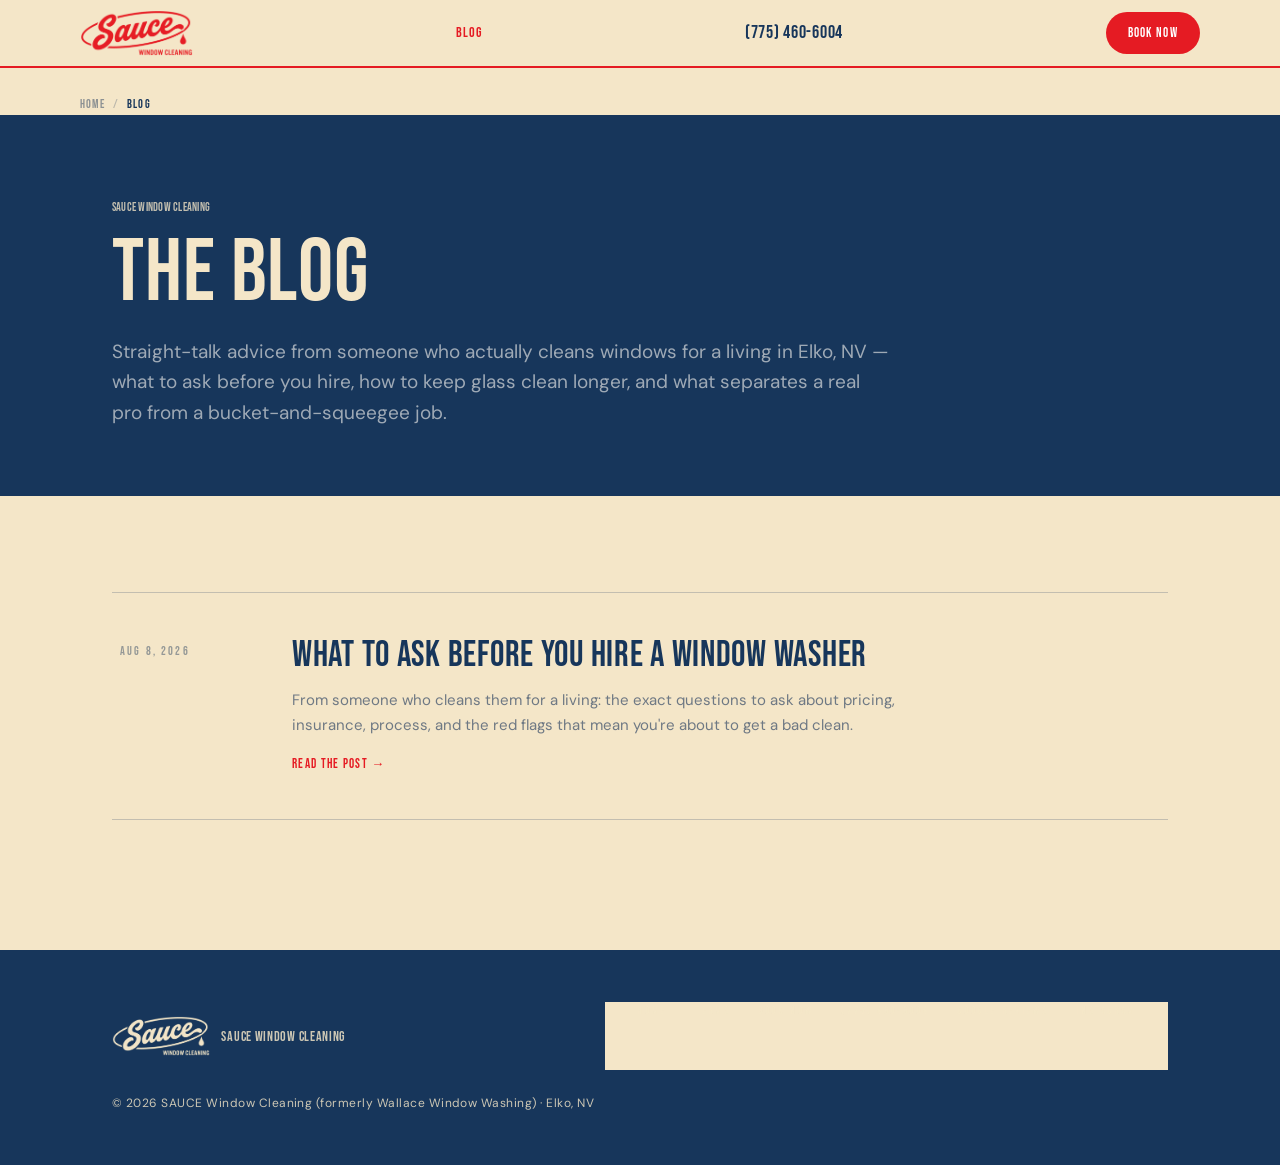
<file: blog/index.html>
<!DOCTYPE html>
<html lang="en">
<head>
  <meta charset="UTF-8">
  <meta name="viewport" content="width=device-width, initial-scale=1.0">
  <title>Window Washing Tips & Advice | SAUCE Window Cleaning Blog</title>
  <meta name="description" content="Straight-talk advice on hiring a window cleaner, keeping glass streak-free, and what actually works — from a window washer serving Elko, NV.">
  <link rel="canonical" href="https://saucewindow.com/blog/">

  <meta property="og:type" content="website">
  <meta property="og:title" content="Window Washing Tips & Advice | SAUCE Window Cleaning Blog">
  <meta property="og:description" content="Straight-talk advice on hiring a window cleaner, keeping glass streak-free, and what actually works — from a window washer serving Elko, NV.">
  <meta property="og:url" content="https://saucewindow.com/blog/">
  <meta property="og:image" content="https://saucewindow.com/assets/hero-poster.jpg">
  <meta name="twitter:card" content="summary_large_image">

  <link rel="preconnect" href="https://fonts.googleapis.com">
  <link rel="preconnect" href="https://fonts.gstatic.com" crossorigin>
  <link href="https://fonts.googleapis.com/css2?family=Bebas+Neue&family=DM+Sans:ital,wght@0,400;0,500;0,700;1,400;1,500&family=Pacifico&display=swap" rel="stylesheet">
  <link rel="stylesheet" href="/assets/blog.css">

  <script type="application/ld+json">
  {
    "@context": "https://schema.org",
    "@type": "Blog",
    "name": "SAUCE Window Cleaning Blog",
    "url": "https://saucewindow.com/blog/",
    "publisher": { "@type": "Organization", "name": "SAUCE Window Cleaning", "alternateName": "Wallace Window Washing" },
    "blogPost": [
      {
        "@type": "BlogPosting",
        "headline": "What to Ask Before You Hire a Window Washer",
        "url": "https://saucewindow.com/blog/what-to-ask-before-you-hire-a-window-washer/",
        "datePublished": "2026-08-08"
      }
    ]
  }
  </script>
  <script type="application/ld+json">
  {
    "@context": "https://schema.org",
    "@type": "BreadcrumbList",
    "itemListElement": [
      { "@type": "ListItem", "position": 1, "name": "Home", "item": "https://saucewindow.com/" },
      { "@type": "ListItem", "position": 2, "name": "Blog", "item": "https://saucewindow.com/blog/" }
    ]
  }
  </script>
</head>
<body>

<div id="cur" aria-hidden="true"></div>

<svg width="0" height="0" style="position:absolute" aria-hidden="true">
  <symbol id="wmark" viewBox="0 0 1000 606.2">
    <path fill="currentColor" d="M0.0,1.7 L128.4,604.5 L321.9,604.5 L421.2,315.1 L486.3,601.0 L683.2,601.0 L887.0,0.0 L678.1,0.0 L604.5,208.9 L549.7,0.0 L354.5,0.0 L268.8,212.3 L217.5,0.0 Z"/>
    <path fill="currentColor" d="M912.7,299.7 L840.8,419.5 L832.2,450.3 L832.2,476.0 L844.2,508.6 L864.7,530.8 L892.1,544.5 L926.4,546.2 L962.3,532.5 L982.9,512.0 L996.6,481.2 L998.3,455.5 L993.2,427.9 L978.9,398.8 Z"/>
  </symbol>
</svg>

<nav id="nav" aria-label="Site navigation">
  <div class="nav-inner">
    <a href="/" class="nav-logo" aria-label="SAUCE Window Cleaning">
      <img src="../assets/sauce-logo-red.png" alt="SAUCE Window Cleaning" width="113" height="46">
    </a>
    <div class="nav-links">
      <a href="/blog/" class="nav-link is-active">Blog</a>
    </div>
    <a href="tel:+17754606004" class="nav-phone">(775) 460-6004</a>
    <a href="/#book" class="nav-cta">Book Now</a>
  </div>
</nav>

<div class="wrap crumb">
  <div class="crumb-list">
    <a href="/">Home</a>
    <span aria-hidden="true">/</span>
    <span class="current">Blog</span>
  </div>
</div>

<section class="blog-hero">
  <div class="wrap">
    <div class="eyebrow reveal" style="color:var(--sand);opacity:.78">SAUCE Window Cleaning</div>
    <h1 class="reveal" style="transition-delay:.06s">The <em style="color:var(--sand);font-style:italic">Blog</em></h1>
    <p class="lead reveal" style="transition-delay:.12s">Straight-talk advice from someone who actually cleans windows for a living in Elko, NV — what to ask before you hire, how to keep glass clean longer, and what separates a real pro from a bucket-and-squeegee job.</p>
  </div>
</section>

<section class="post-list-section">
  <div class="wrap">
    <div class="post-grid">
      <a class="post-card reveal" href="/blog/what-to-ask-before-you-hire-a-window-washer/">
        <div class="post-date">Aug 8, 2026</div>
        <div>
          <h2>What to Ask Before You Hire a Window Washer</h2>
          <p>From someone who cleans them for a living: the exact questions to ask about pricing, insurance, process, and the red flags that mean you're about to get a bad clean.</p>
          <span class="post-more">Read the post &rarr;</span>
        </div>
      </a>
    </div>
  </div>
</section>

<footer>
  <div class="footer-inner">
    <div class="footer-brand">
      <img src="../assets/sauce-logo-ivory.png" alt="" width="98" height="40">
      <div class="footer-brand-name">SAUCE Window Cleaning</div>
    </div>
    <nav class="footer-links" aria-label="Footer navigation">
      <a href="/">Home</a>
      <a href="/terms/">Terms</a>
      <a href="/#book">Book Now</a>
      <a href="tel:+17754606004">(775) 460-6004</a>
      <a href="https://g.page/r/CWcIIirJ8A5tEBM/review" target="_blank" rel="noopener noreferrer">Google Reviews</a>
      <a href="https://www.instagram.com/wallacewindow/" target="_blank" rel="noopener noreferrer">Instagram</a>
    </nav>
    <div class="footer-copy">&copy; 2026 SAUCE Window Cleaning (formerly Wallace Window Washing) &middot; Elko, NV</div>
  </div>
</footer>

<script src="/assets/blog.js"></script>
</body>
</html>
</file>
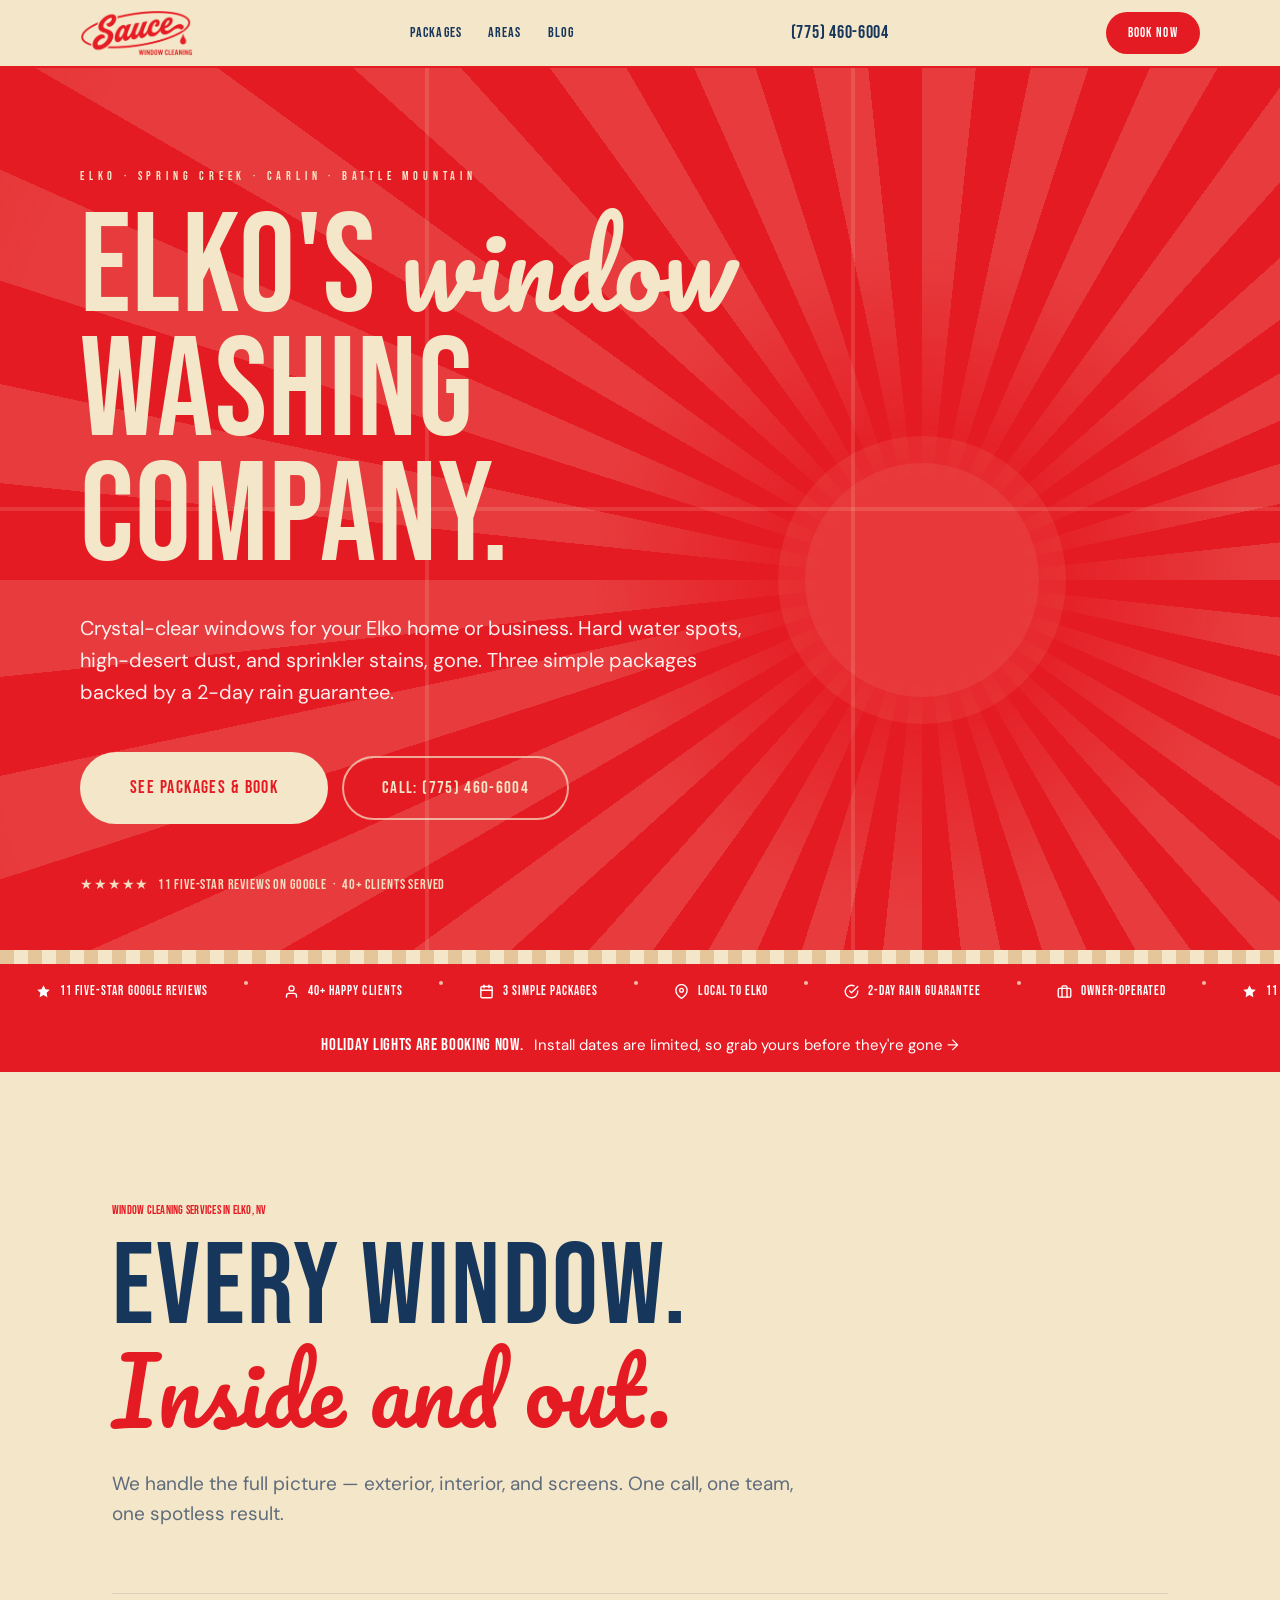
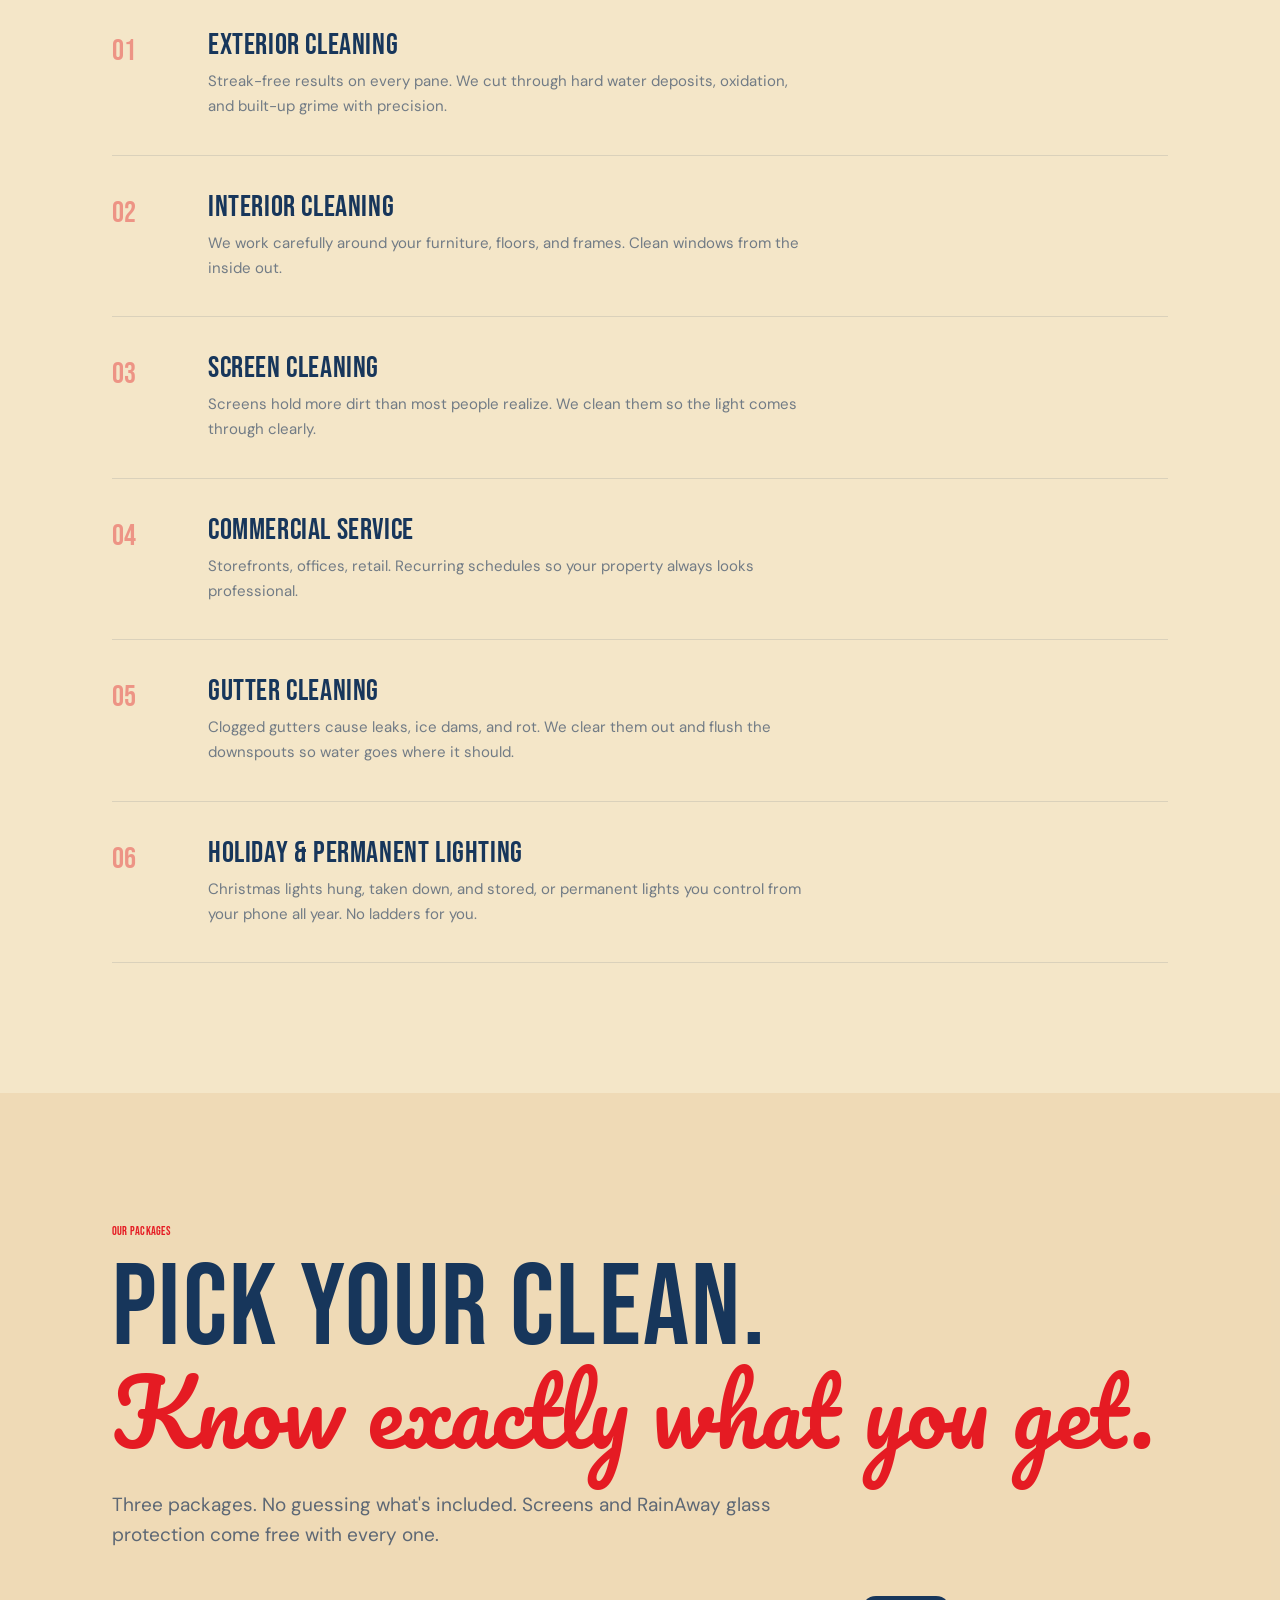
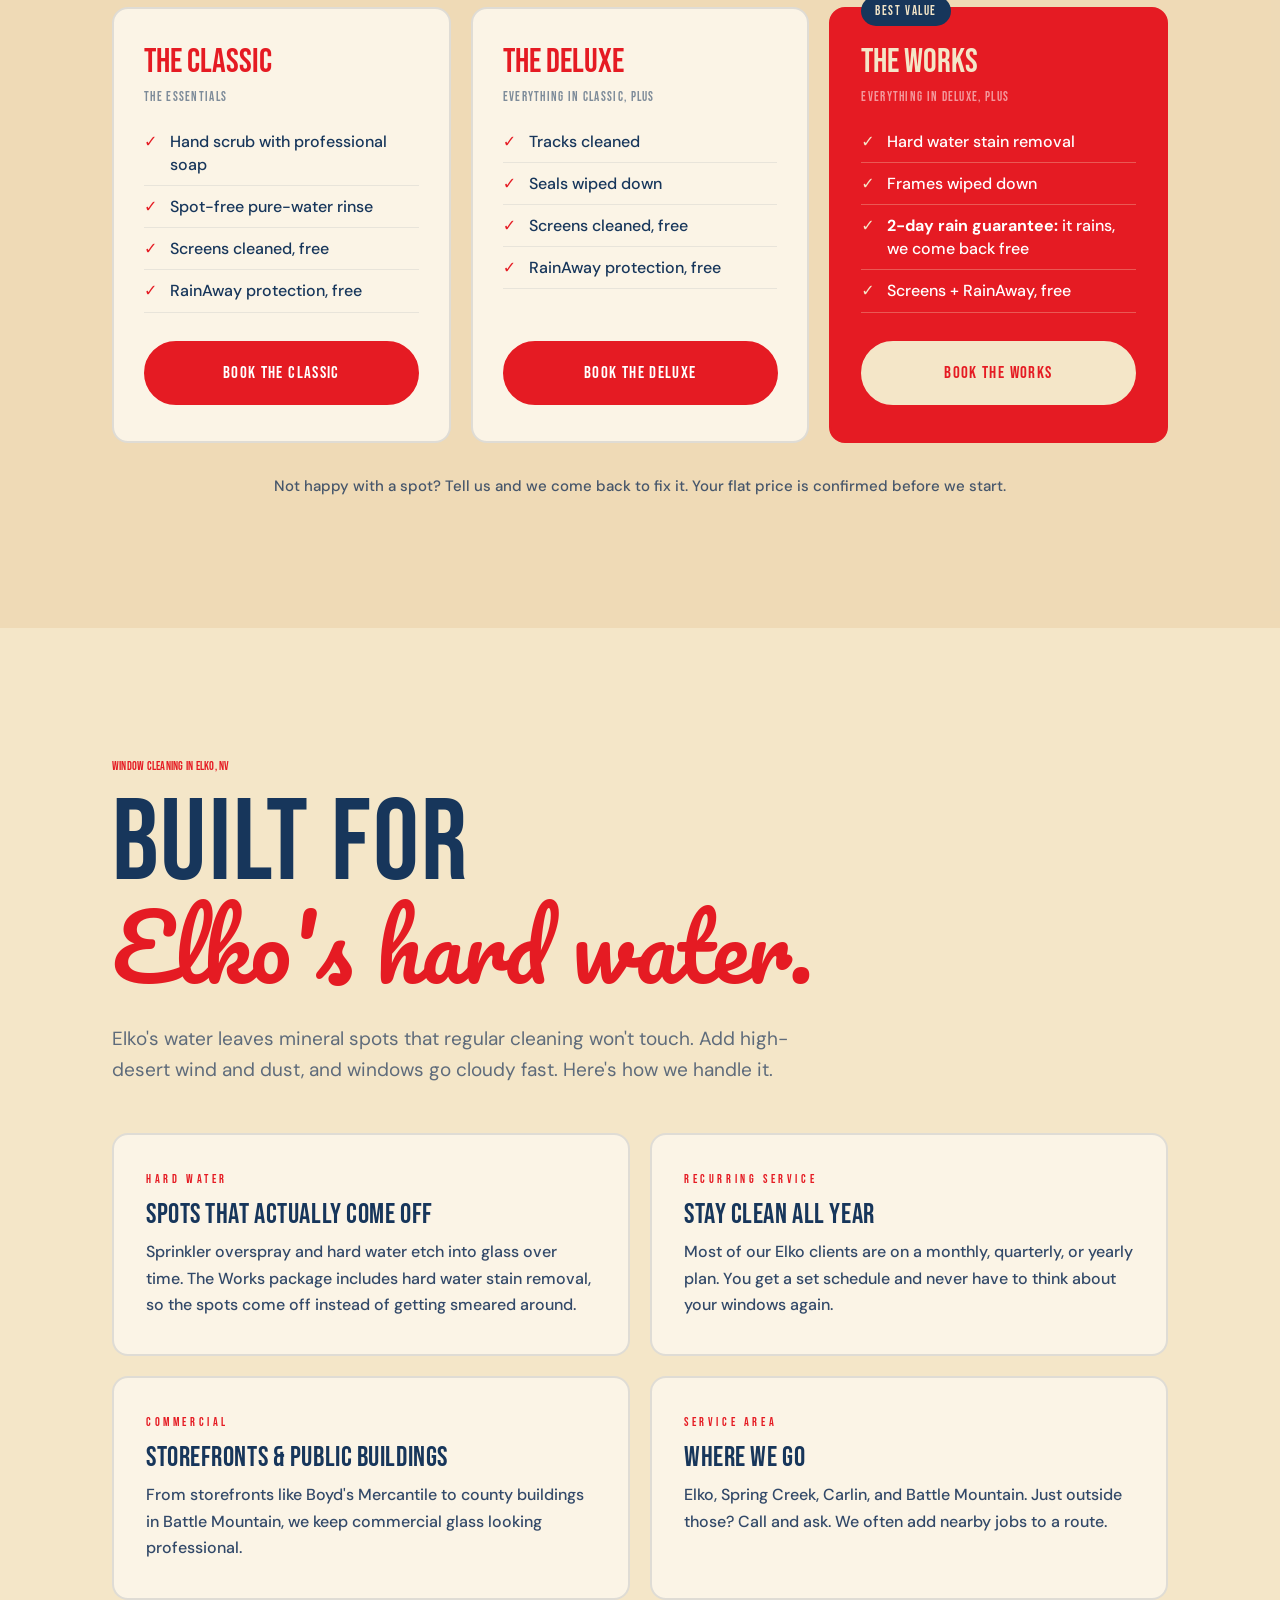
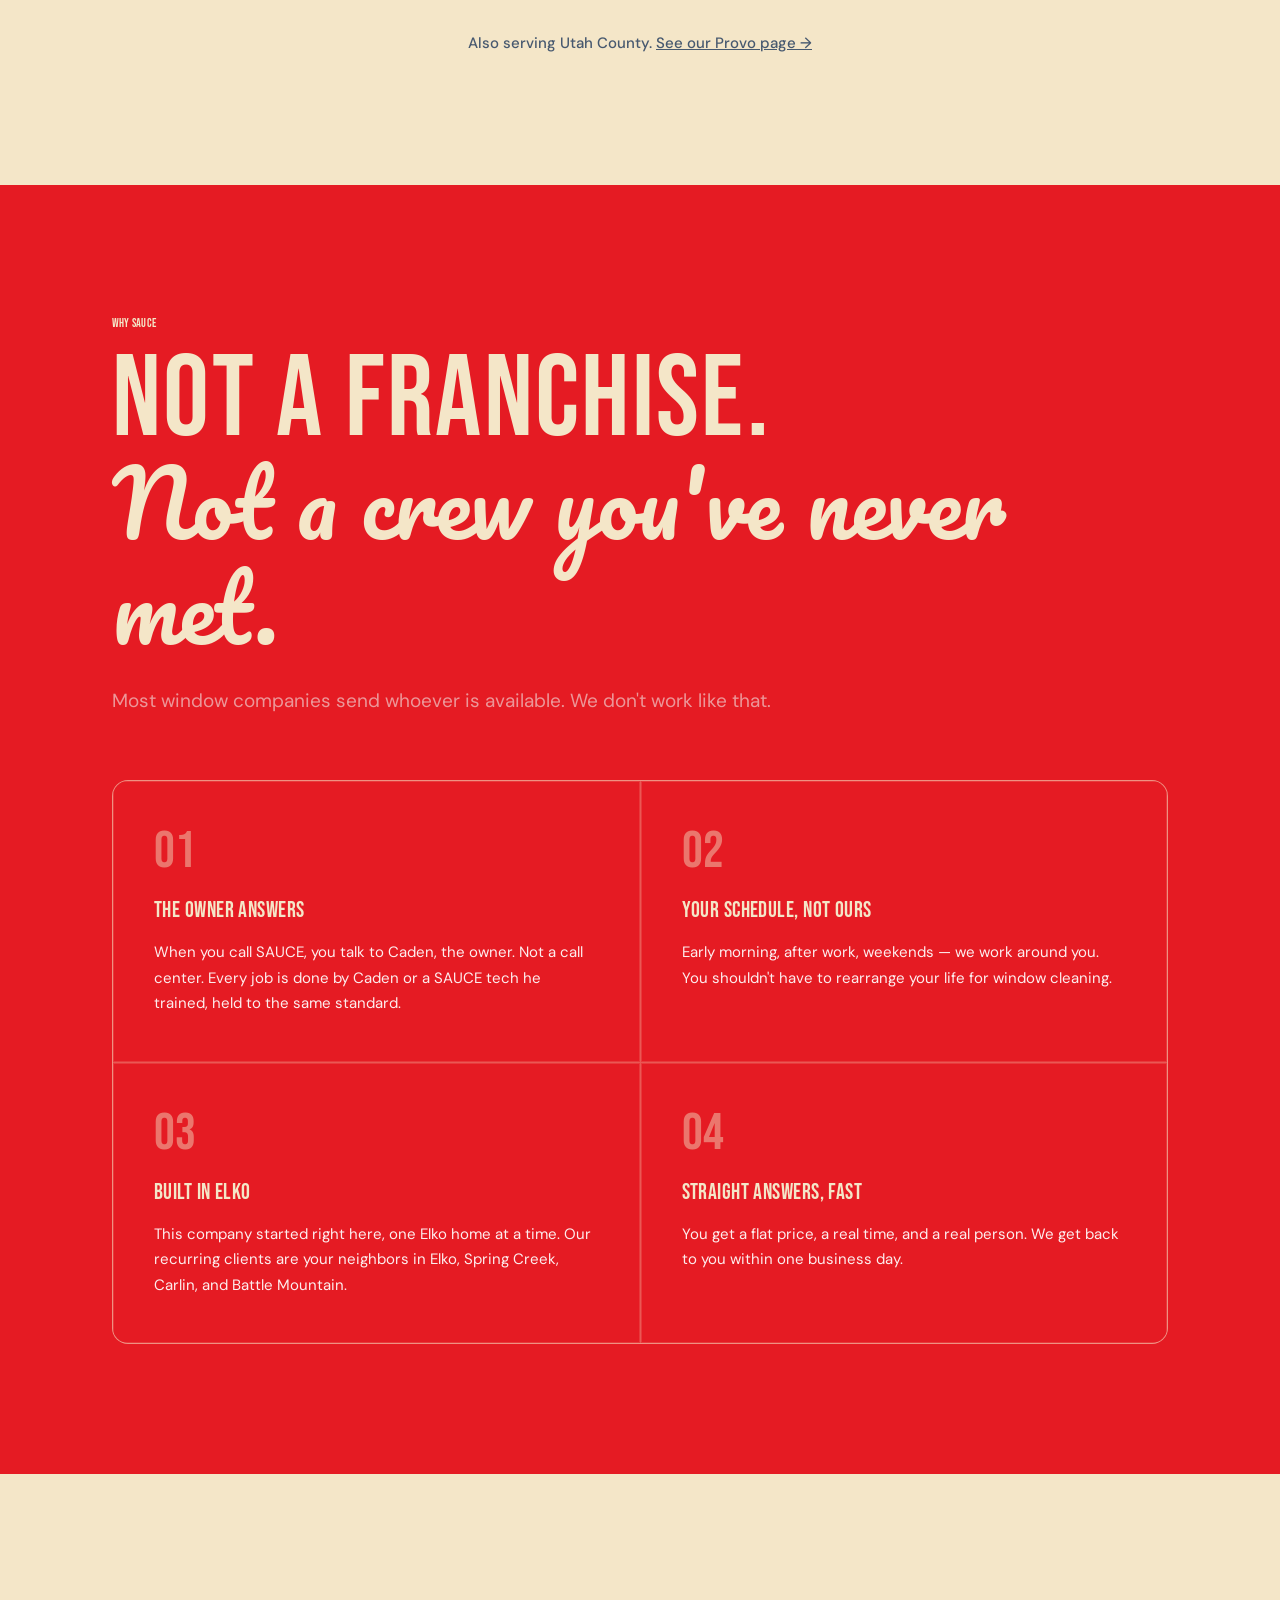
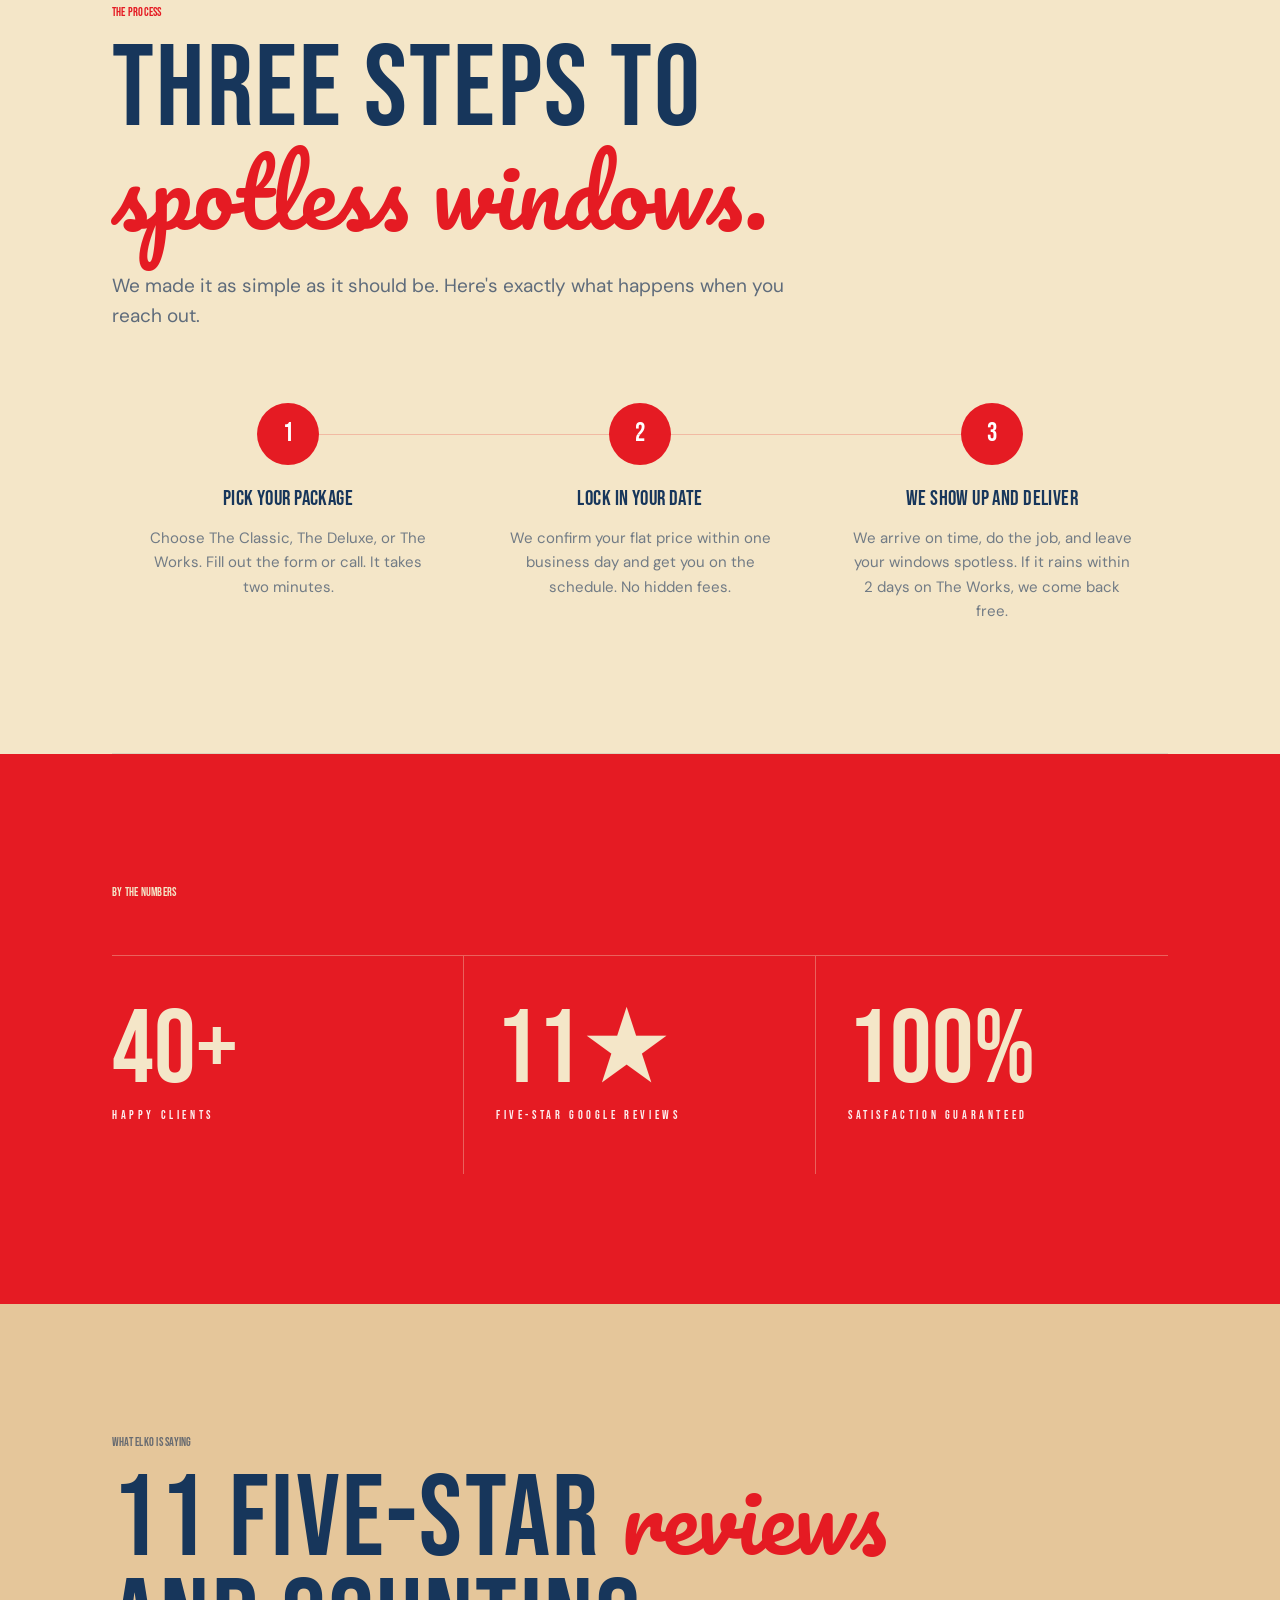
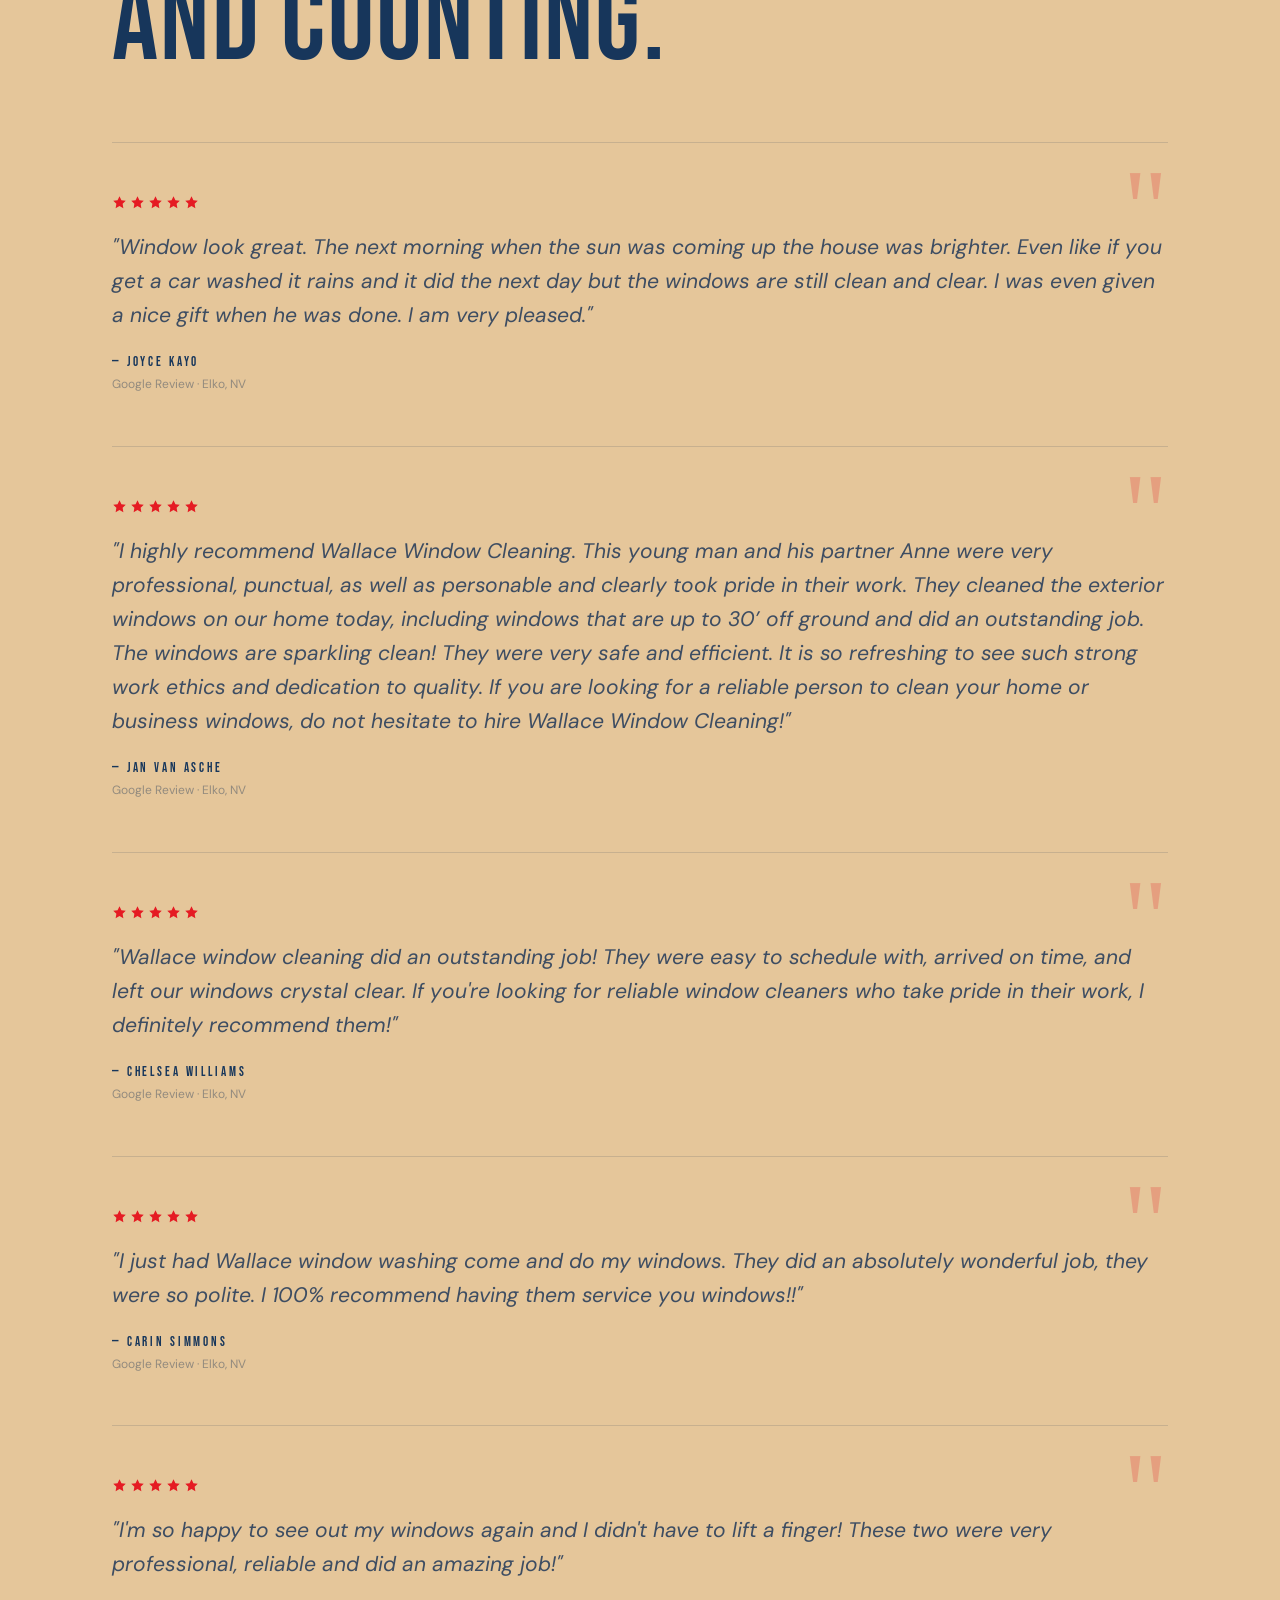
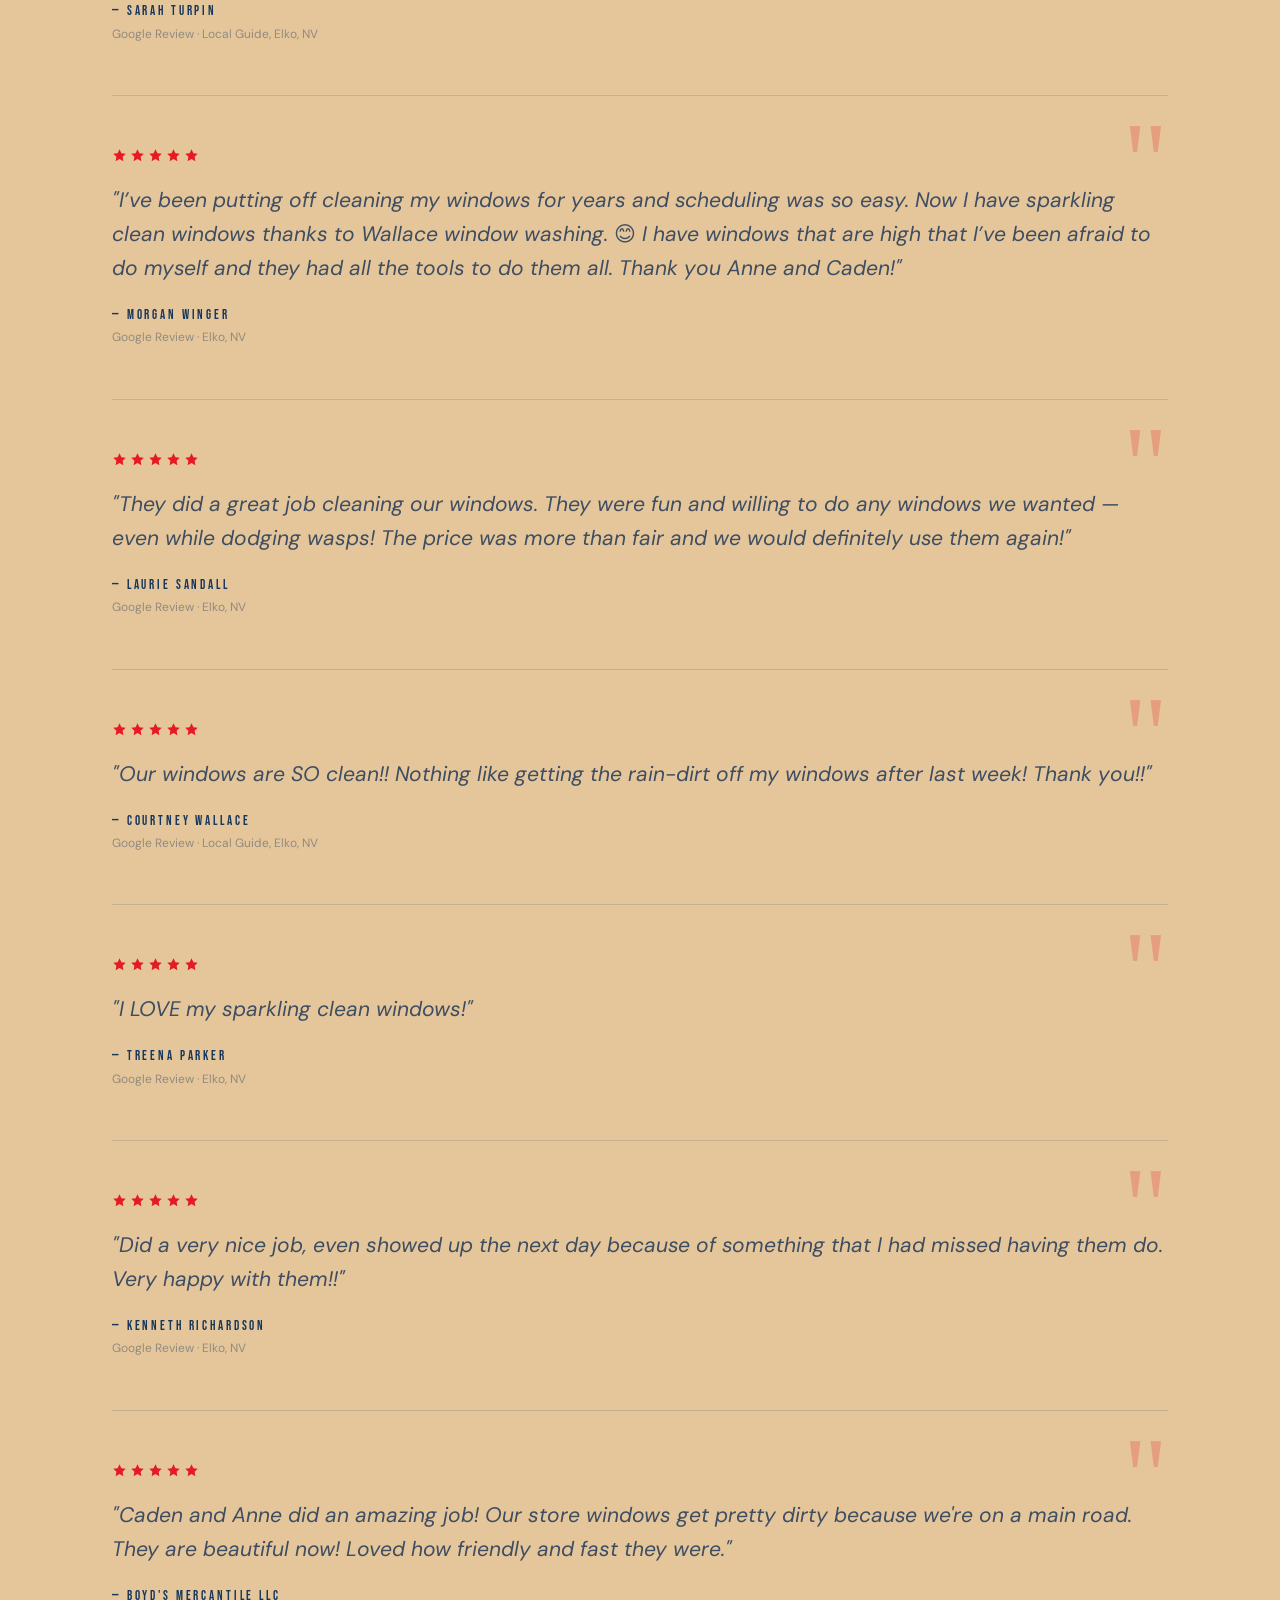
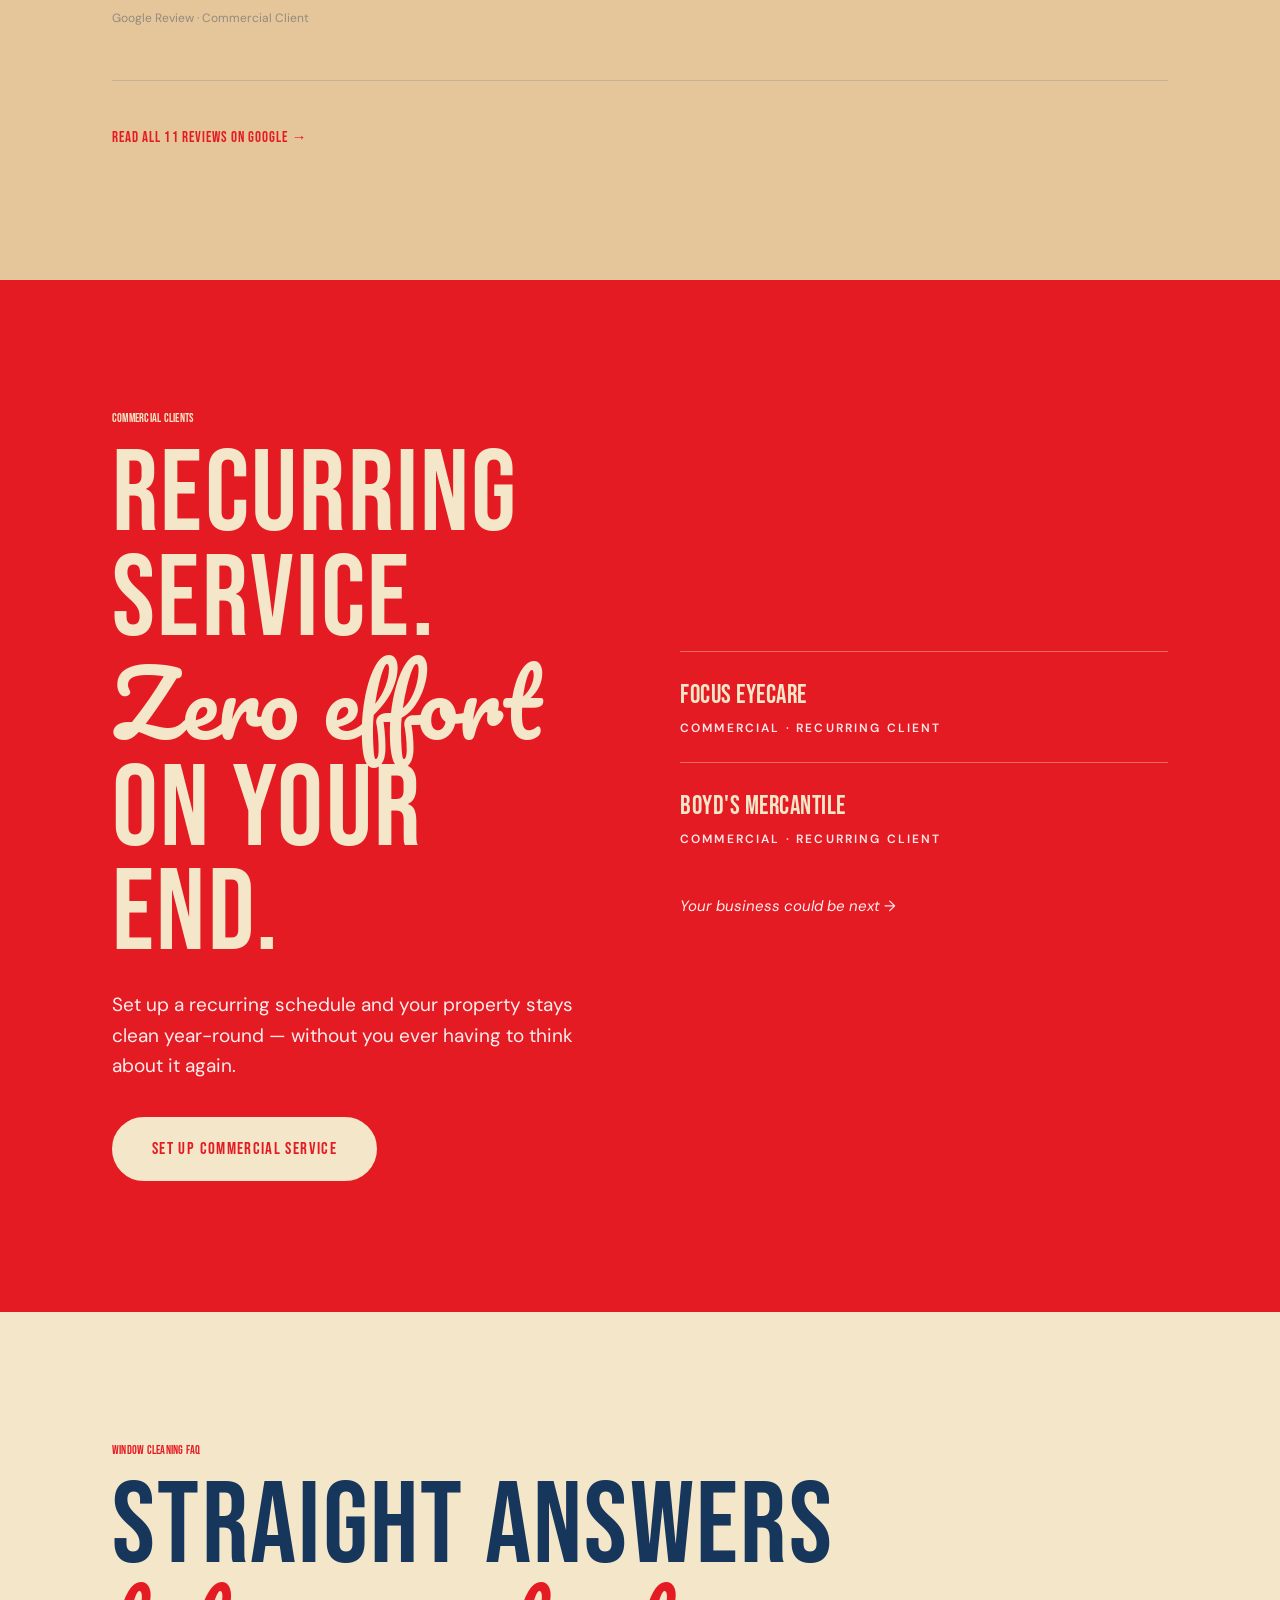
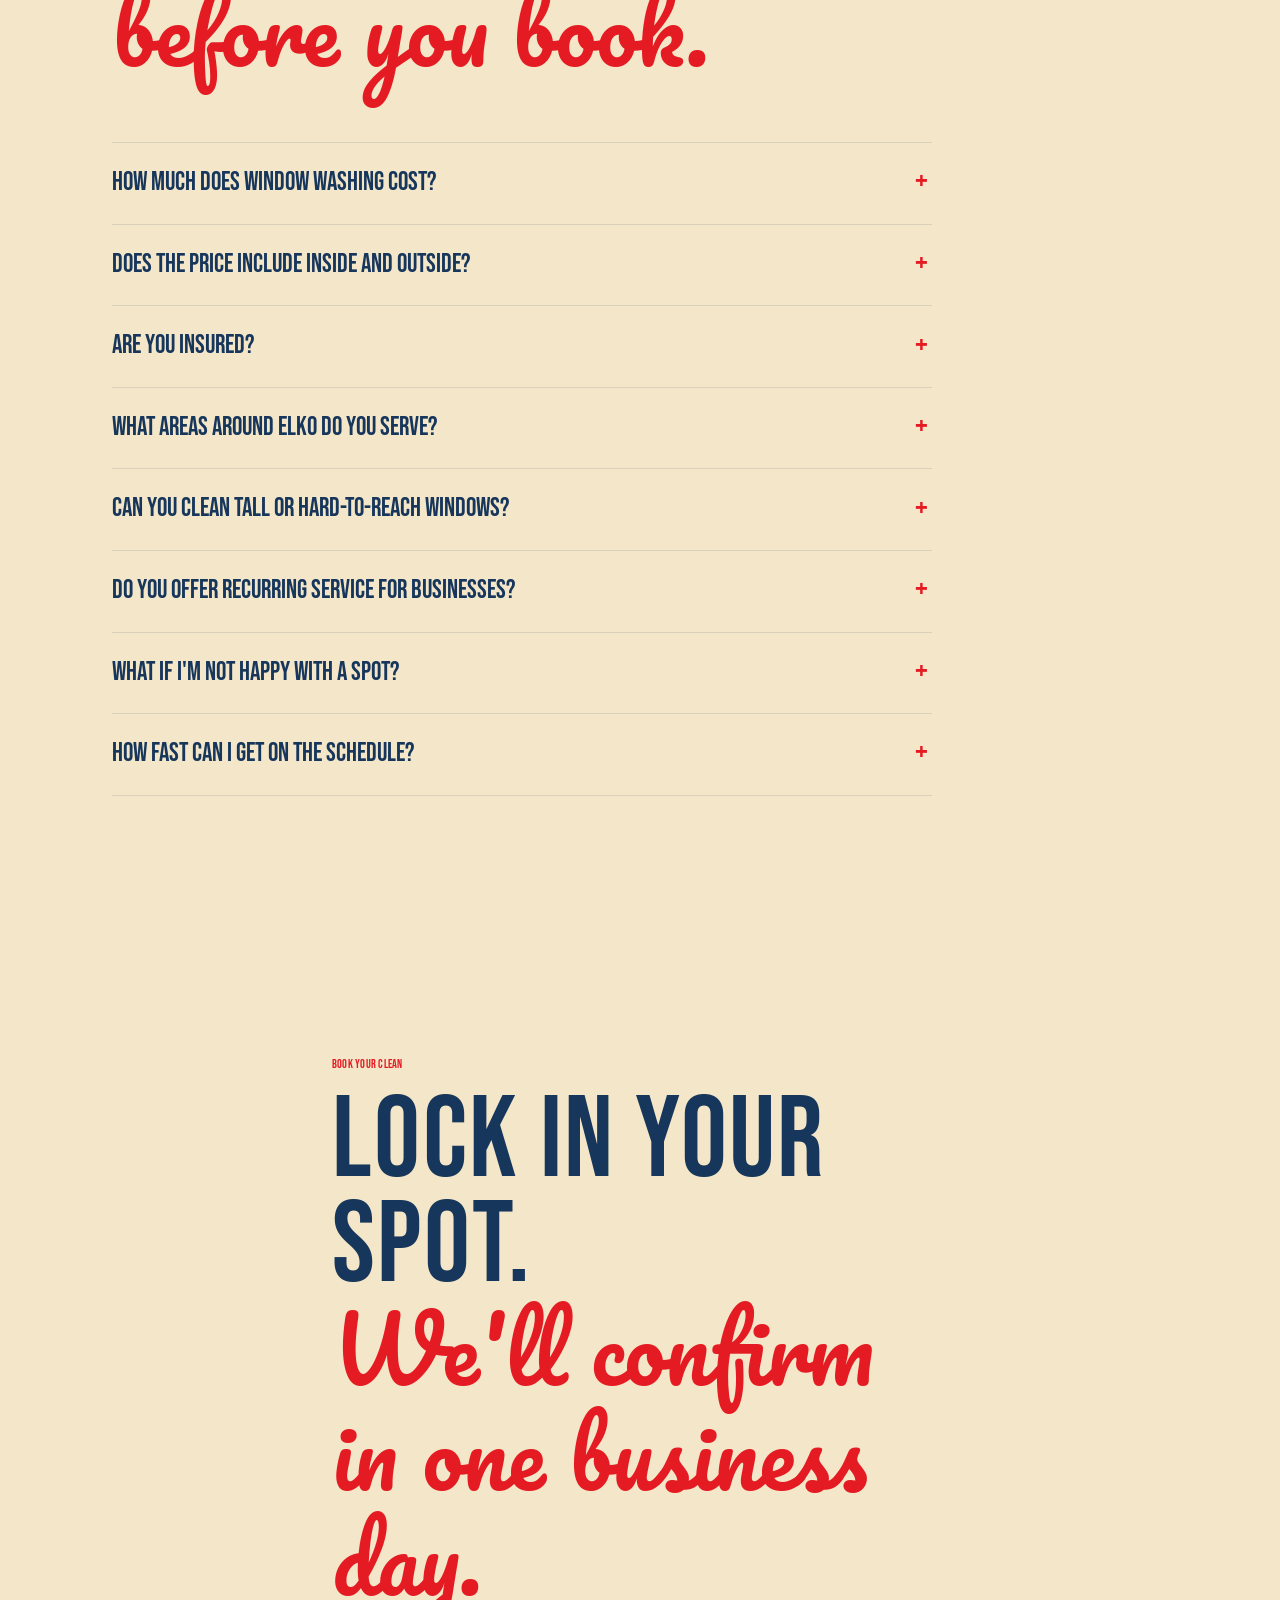
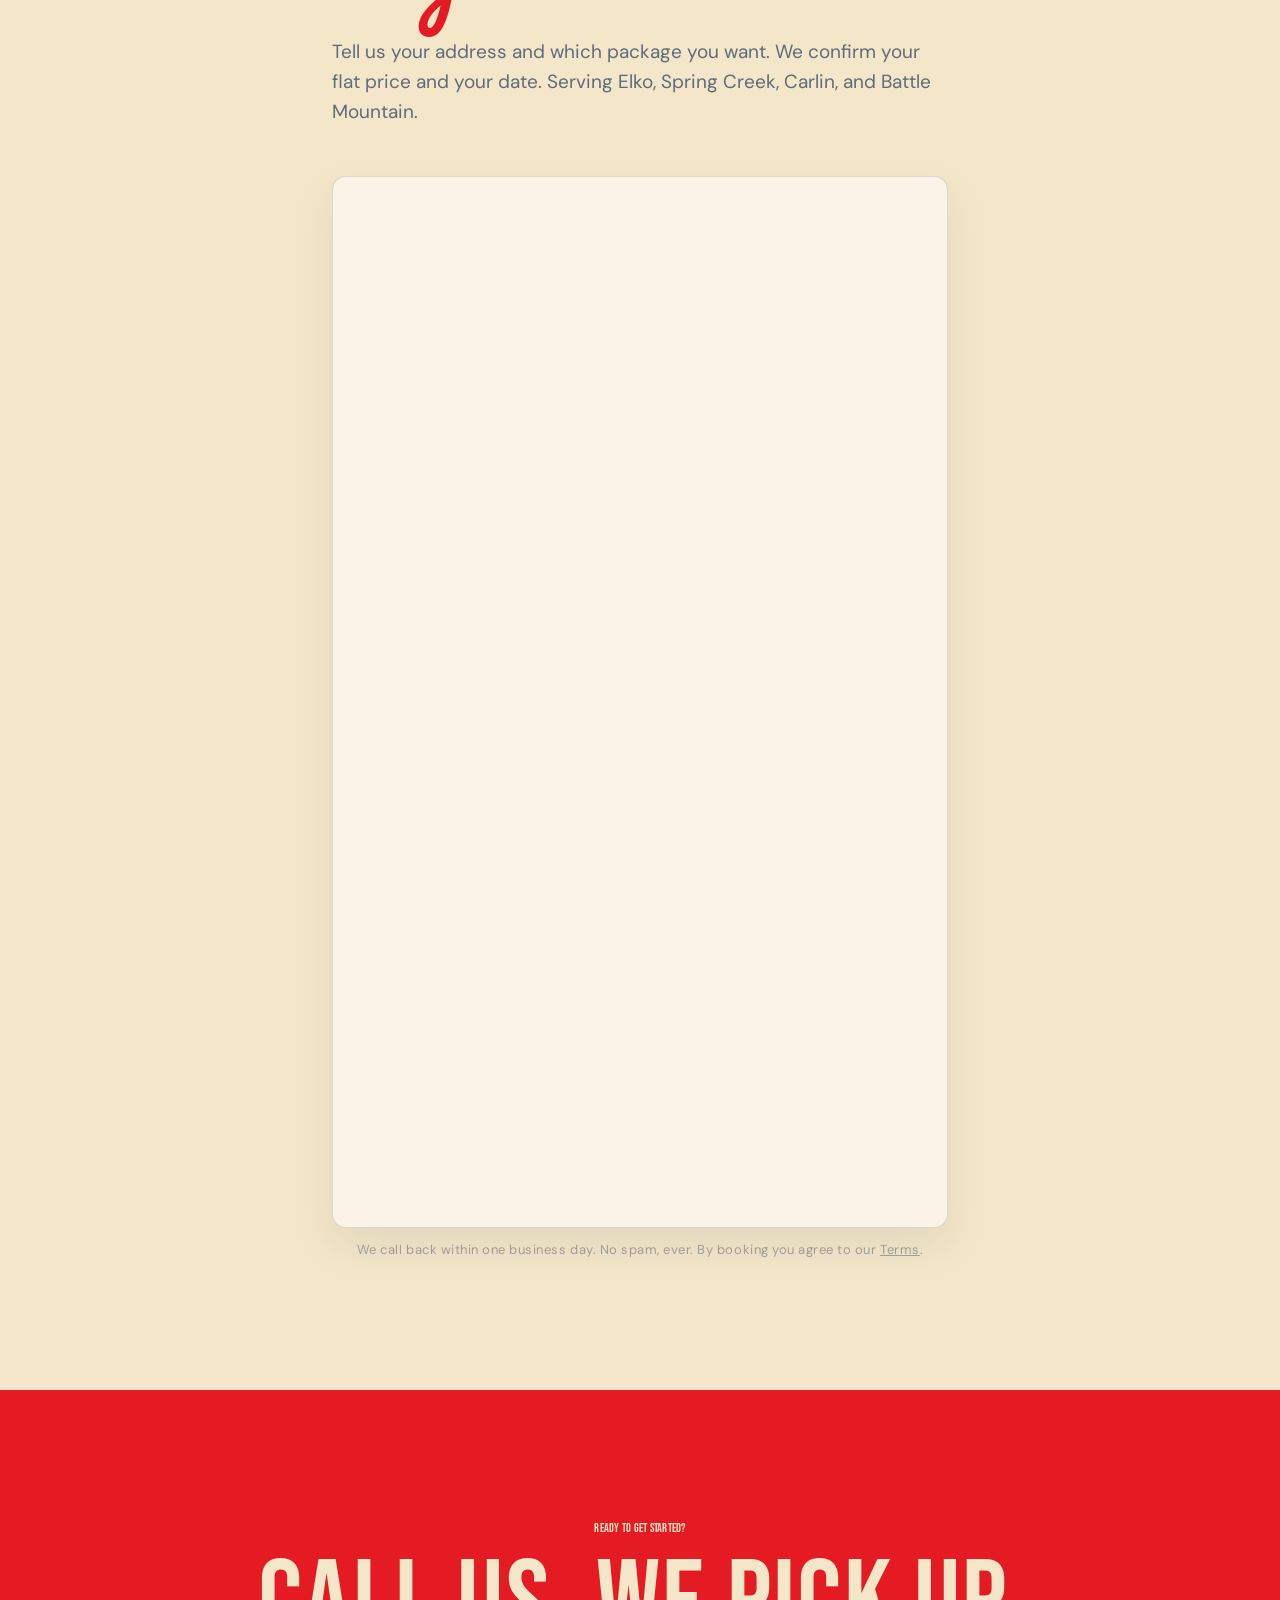
<file: elko/index.html>
<!DOCTYPE html>
<html lang="en">
<head>
  <meta charset="UTF-8">
  <meta name="viewport" content="width=device-width, initial-scale=1.0">
  <title>Window Washing in Elko, NV | SAUCE Window Cleaning</title>
  <meta name="description" content="Elko window cleaning by SAUCE Window Cleaning. Hard water removal, screens, tracks, and gutters for homes and businesses in Elko, Spring Creek, Carlin, and Battle Mountain. 11 five-star reviews.">
  <link rel="canonical" href="https://saucewindow.com/elko/">
  <meta name="robots" content="index, follow, max-snippet:-1, max-image-preview:large, max-video-preview:-1">
  <meta name="theme-color" content="#2270D4">
  <meta name="geo.region" content="US-NV">
  <meta name="geo.placename" content="Elko">

  <meta property="og:type" content="website">
  <meta property="og:site_name" content="SAUCE Window Cleaning">
  <meta property="og:locale" content="en_US">
  <meta property="og:title" content="Window Washing in Elko, NV | SAUCE Window Cleaning">
  <meta property="og:description" content="Elko window cleaning by SAUCE Window Cleaning. Hard water removal, screens, tracks, and gutters for homes and businesses in Elko, Spring Creek, Carlin, and Battle Mountain. 11 five-star reviews.">
  <meta property="og:url" content="https://saucewindow.com/elko/">
  <meta property="og:image" content="https://saucewindow.com/assets/hero-poster.jpg">
  <meta name="twitter:card" content="summary_large_image">
  <meta name="twitter:title" content="Window Washing in Elko, NV | SAUCE Window Cleaning">
  <meta name="twitter:description" content="Elko window cleaning by SAUCE Window Cleaning. Hard water removal, screens, tracks, and gutters for homes and businesses in Elko, Spring Creek, Carlin, and Battle Mountain. 11 five-star reviews.">
  <meta name="twitter:image" content="https://saucewindow.com/assets/hero-poster.jpg">

  <script type="application/ld+json">
  {
    "@context": "https://schema.org",
    "@graph": [
      {
        "@type": "WebSite",
        "@id": "https://saucewindow.com/#website",
        "url": "https://saucewindow.com/",
        "name": "SAUCE Window Cleaning",
        "alternateName": "Wallace Window Washing",
        "publisher": { "@id": "https://saucewindow.com/#business" }
      },
      {
        "@type": ["LocalBusiness", "HomeAndConstructionBusiness"],
        "@id": "https://saucewindow.com/#business",
        "name": "SAUCE Window Cleaning",
        "alternateName": "Wallace Window Washing",
        "description": "Owner-run residential and commercial window cleaning in Elko, Nevada and Utah County and Park City, Utah: exterior, interior, screen cleaning, gutter cleaning, and holiday light installation.",
                "url": "https://saucewindow.com/",
        "telephone": "+1-775-460-6004",
        "image": "https://saucewindow.com/assets/hero-poster.jpg",
        "address": { "@type": "PostalAddress", "addressLocality": "Elko", "addressRegion": "NV", "addressCountry": "US" },
        "areaServed": [
          { "@type": "City", "name": "Elko", "containedInPlace": { "@type": "State", "name": "Nevada" } },
          { "@type": "City", "name": "Spring Creek", "containedInPlace": { "@type": "State", "name": "Nevada" } },
          { "@type": "City", "name": "Carlin", "containedInPlace": { "@type": "State", "name": "Nevada" } },
          { "@type": "City", "name": "Battle Mountain", "containedInPlace": { "@type": "State", "name": "Nevada" } }
        ],
        "sameAs": ["https://g.page/r/CWcIIirJ8A5tEBM/review", "https://www.instagram.com/wallacewindow/"],
        "hasOfferCatalog": {
          "@type": "OfferCatalog",
          "name": "Window cleaning services",
          "itemListElement": [
            { "@type": "Offer", "itemOffered": { "@type": "Service", "name": "Exterior window cleaning" } },
            { "@type": "Offer", "itemOffered": { "@type": "Service", "name": "Interior window cleaning" } },
            { "@type": "Offer", "itemOffered": { "@type": "Service", "name": "Window screen cleaning" } },
            { "@type": "Offer", "itemOffered": { "@type": "Service", "name": "Commercial window cleaning" } },
            { "@type": "Offer", "itemOffered": { "@type": "Service", "name": "Gutter cleaning" } },
            { "@type": "Offer", "itemOffered": { "@type": "Service", "name": "Christmas and permanent holiday light installation" } }
          ]
        }
      },
      {
        "@type": "FAQPage",
        "mainEntity": [
          { "@type": "Question", "name": "How much does window washing cost?", "acceptedAnswer": { "@type": "Answer", "text": "Your price depends on how many windows you have and which package you pick: The Classic, The Deluxe, or The Works. Send your address and we get back to you with a flat price within one business day." } },
          { "@type": "Question", "name": "Does the quote include inside and outside?", "acceptedAnswer": { "@type": "Answer", "text": "Not automatically. Most window cleaning quotes cover the exterior only, with interior cleaning as an add-on. Ask for the scope up front so the price matches what you expect." } },
          { "@type": "Question", "name": "Are you insured?", "acceptedAnswer": { "@type": "Answer", "text": "Yes. SAUCE Window Cleaning carries general liability insurance and is owner-run." } },
          { "@type": "Question", "name": "What areas around Elko do you serve?", "acceptedAnswer": { "@type": "Answer", "text": "Elko, Spring Creek, Carlin, and Battle Mountain. If you are outside those towns, call and ask. We often add nearby jobs to a route." } },
          { "@type": "Question", "name": "Can you clean tall or hard-to-reach windows?", "acceptedAnswer": { "@type": "Answer", "text": "Yes. We have the equipment to clean high windows safely, including windows around 30 feet off the ground." } },
          { "@type": "Question", "name": "Do you offer recurring service for businesses?", "acceptedAnswer": { "@type": "Answer", "text": "Yes. Storefronts, offices, and retail locations can set up a recurring schedule so the glass always looks professional." } },
          { "@type": "Question", "name": "What if I'm not happy with a spot?", "acceptedAnswer": { "@type": "Answer", "text": "Tell us and we come back to fix it. A job isn't finished until you're satisfied." } }
        ]
      }
    ]
  }
  </script>

  <link rel="preconnect" href="https://fonts.googleapis.com">
  <link rel="preconnect" href="https://fonts.gstatic.com" crossorigin>
  <link href="https://fonts.googleapis.com/css2?family=Bebas+Neue&family=DM+Sans:ital,wght@0,400;0,500;0,700;1,400;1,500&family=Pacifico&display=swap" rel="stylesheet">
  <style>
    :root {
      --blue:  #2270D4;
      --sand:  #ECCEA8;
      --navy:  #0E2A52;
      --white: #F2F0ED;
    }
    *, *::before, *::after { box-sizing: border-box; margin: 0; padding: 0; }
    html { scroll-behavior: smooth; }
    body {
      font-family: 'DM Sans', system-ui, sans-serif;
      color: var(--navy);
      background: var(--white);
      line-height: 1.55;
      -webkit-font-smoothing: antialiased;
      opacity: 0;
      transition: opacity 0.55s ease;
    }
    @media (hover: hover) { body { cursor: none; } }
    @media (prefers-reduced-motion: reduce) {
      body { opacity: 1 !important; transition: none; }
      .reveal { opacity: 1 !important; transform: none !important; transition: none !important; }
    }

    /* ── CURSOR ── */
    #cur {
      position: fixed; top: 0; left: 0; z-index: 9999;
      width: 16px; height: 16px; border-radius: 50% 50% 50% 0;
      background: var(--blue); border: 2px solid var(--sand);
      pointer-events: none;
      transform: translate(-50%,-50%) rotate(45deg);
      transition: width .2s, height .2s, background .2s, opacity .3s, border-width .2s;
      opacity: 0;
    }
    #cur.on  { opacity: 1; }
    #cur.big { width: 40px; height: 40px; background: rgba(34,112,212,.28); border: 2px solid var(--sand); }

    /* ── REVEALS ── */
    .reveal { opacity: 0; transform: translateY(26px); transition: opacity .75s ease, transform .75s ease; }
    .reveal.in { opacity: 1; transform: none; }

    /* ── UTILS ── */
    .wrap { max-width: 1120px; margin: 0 auto; padding: 0 32px; }
    section { padding: 130px 0; }
    .eyebrow {
      font-family: 'Bebas Neue', Impact, sans-serif; font-weight: 700;
      font-size: 12px; letter-spacing: .40em; text-transform: uppercase;
      color: var(--blue); margin-bottom: 16px;
    }
    h2 {
      font-family: 'Bebas Neue', Impact, sans-serif; font-weight: 900;
      font-size: clamp(52px, 9vw, 116px); line-height: .91;
      letter-spacing: .005em; text-transform: uppercase; color: var(--navy);
    }
    h2 em { font-style: italic; color: var(--blue); }
    .lead { font-size: clamp(16px,1.6vw,19px); color: rgba(14,42,82,.65); max-width: 54ch; margin-top: 22px; line-height: 1.6; }
    .rule { height: 1px; background: var(--navy); opacity: .10; }
    .btn {
      display: inline-block; font-family: 'Bebas Neue', Impact, sans-serif;
      font-weight: 800; font-size: 17px; letter-spacing: .08em;
      text-transform: uppercase; text-decoration: none; padding: 17px 38px;
      border-radius: 6px; border: 2px solid transparent;
      transition: background .18s, color .18s, border-color .18s;
      will-change: transform;
    }
    .btn-blue  { background: var(--blue); color: var(--white); border-color: var(--blue); }
    .btn-blue:hover  { background: #1860bf; border-color: #1860bf; }
    .btn-sand  { background: var(--sand); color: var(--navy); border-color: var(--sand); }
    .btn-sand:hover  { background: #e4c18e; border-color: #e4c18e; }
    .btn-ghost { background: transparent; color: var(--sand); border-color: rgba(236,206,168,.4); }
    .btn-ghost:hover { background: rgba(236,206,168,.1); }

    /* ── NAV ── */
    nav {
      position: sticky; top: 0; z-index: 200;
      background: var(--sand); height: 68px; padding: 0 32px;
      transition: height .3s, background .3s, backdrop-filter .3s;
    }
    nav.scrolled {
      height: 56px;
      background: rgba(236,206,168,.90);
      backdrop-filter: blur(14px);
      -webkit-backdrop-filter: blur(14px);
    }
    .nav-inner { max-width: 1120px; margin: 0 auto; display: flex; align-items: center; justify-content: space-between; height: 100%; gap: 20px; }
    .nav-logo { display: flex; align-items: center; gap: 11px; text-decoration: none; flex-shrink: 0; }
    .nav-logo svg { width: 40px; height: auto; color: var(--navy); }
    .nav-wordmark { font-family: 'Bebas Neue', Impact, sans-serif; font-weight: 900; font-size: 17px; letter-spacing: .05em; text-transform: uppercase; color: var(--navy); line-height: 1.1; }
    .nav-wordmark span { display: block; color: var(--blue); font-size: 9px; letter-spacing: .24em; font-weight: 600; }
    .nav-links { display: flex; align-items: center; gap: 26px; }
    .nav-link { font-family: 'Bebas Neue', Impact, sans-serif; font-weight: 700; font-size: 14px; letter-spacing: .08em; text-transform: uppercase; color: var(--navy); text-decoration: none; transition: color .18s; }
    .nav-link:hover { color: var(--blue); }
    .nav-phone { font-family: 'Bebas Neue', Impact, sans-serif; font-weight: 700; font-size: 18px; color: var(--navy); text-decoration: none; letter-spacing: .04em; transition: color .18s; }
    .nav-phone:hover { color: var(--blue); }
    .nav-cta {
      font-family: 'Bebas Neue', Impact, sans-serif; font-weight: 800; font-size: 13px;
      letter-spacing: .10em; text-transform: uppercase; text-decoration: none;
      background: var(--blue); color: var(--white);
      padding: 11px 22px; border-radius: 5px; white-space: nowrap;
      transition: background .18s, color .18s;
    }
    .nav-cta:hover { background: #1860bf; color: var(--white); }

    /* ── HERO ── */
    .hero {
      background: var(--blue); min-height: 92vh;
      display: flex; flex-direction: column; justify-content: center;
      padding: 100px 32px 80px; position: relative; overflow: hidden;
    }
    .hero::before {
      content: '';
      position: absolute; inset: 0; pointer-events: none; opacity: .04;
      background-image: url("data:image/svg+xml,%3Csvg xmlns='http://www.w3.org/2000/svg' width='300' height='300'%3E%3Cfilter id='n'%3E%3CfeTurbulence type='fractalNoise' baseFrequency='.75' numOctaves='4'/%3E%3C/filter%3E%3Crect width='300' height='300' fill='%23fff'/%3E%3Crect width='300' height='300' fill='%23000' filter='url(%23n)' opacity='.05'/%3E%3C/svg%3E");
    }
    .hero-video-wrap {
      position: absolute; inset: 0; overflow: hidden; z-index: 0;
    }
    .hero-video {
      width: 100%; height: 100%; object-fit: cover; display: block;
    }
    .hero-scrim {
      position: absolute; inset: 0; z-index: 0; pointer-events: none;
      background: linear-gradient(180deg, rgba(17,27,43,.32) 0%, rgba(17,27,43,.55) 55%, rgba(17,27,43,.72) 100%);
    }
    @media (prefers-reduced-motion: reduce) {
      .hero-video { display: none; }
    }
    @media (max-width: 768px) {
      .hero-video-wrap { display: none; }
    }
    #sq-canvas {
      position: absolute; inset: 0;
      width: 100%; height: 100%;
      pointer-events: none; z-index: 0; opacity: .45;
    }
    .hero-inner { max-width: 1120px; margin: 0 auto; width: 100%; position: relative; z-index: 1; }
    .hero-eyebrow { font-family: 'Bebas Neue', Impact, sans-serif; font-weight: 700; font-size: 12px; letter-spacing: .40em; text-transform: uppercase; color: var(--sand); opacity: .80; margin-bottom: 20px; }
    .hero h1 {
      font-family: 'Bebas Neue', Impact, sans-serif; font-weight: 900; font-style: italic;
      font-size: clamp(64px,12vw,140px); line-height: .89; letter-spacing: .01em;
      text-transform: uppercase; color: var(--white); max-width: 14ch;
    }
    .hero h1 em { color: var(--sand); }
    .hero-sub { font-size: clamp(17px,1.8vw,20px); color: rgba(242,240,237,.65); max-width: 48ch; margin-top: 32px; line-height: 1.6; }
    .hero-actions { display: flex; align-items: center; gap: 14px; flex-wrap: wrap; margin-top: 44px; }
    .hero-proof { margin-top: 24px; font-family: 'Bebas Neue', Impact, sans-serif; font-weight: 700; font-size: 14px; letter-spacing: .06em; text-transform: uppercase; color: var(--sand); opacity: .72; }

    /* ── MARQUEE ── */
    .marquee-bar { background: var(--blue); padding: 17px 0; overflow: hidden; }
    .marquee-track { display: flex; width: max-content; animation: ticker 24s linear infinite; }
    .marquee-bar:hover .marquee-track { animation-play-state: paused; }
    @keyframes ticker { from { transform: translateX(0); } to { transform: translateX(-50%); } }
    .m-item {
      display: flex; align-items: center; gap: 9px; padding: 0 36px;
      font-family: 'Bebas Neue', Impact, sans-serif; font-weight: 700; font-size: 13px;
      letter-spacing: .08em; text-transform: uppercase; color: var(--white); white-space: nowrap; flex-shrink: 0;
    }
    .m-item svg { width: 15px; height: 15px; flex-shrink: 0; }
    .m-dot { width: 4px; height: 4px; border-radius: 50%; background: var(--sand); opacity: .4; flex-shrink: 0; }

    /* ── SERVICES EDITORIAL ── */
    .svc-list { margin-top: 64px; }
    .svc-row {
      display: grid; grid-template-columns: 60px 1fr; gap: 0 36px;
      padding: 36px 0; border-top: 1px solid rgba(14,42,82,.11);
      transition: padding-left .35s cubic-bezier(.25,.46,.45,.94);
    }
    .svc-row:last-child { border-bottom: 1px solid rgba(14,42,82,.11); }
    .svc-row:hover { padding-left: 14px; }
    .svc-n { font-family: 'Bebas Neue', Impact, sans-serif; font-weight: 900; font-style: italic; font-size: 30px; color: var(--blue); opacity: .40; line-height: 1; padding-top: 6px; }
    .svc-row h3 { font-family: 'Bebas Neue', Impact, sans-serif; font-weight: 900; font-size: clamp(22px,3vw,30px); text-transform: uppercase; color: var(--navy); line-height: 1; margin-bottom: 9px; }
    .svc-row:hover h3 { color: var(--blue); }
    .svc-row p { font-size: 15px; color: rgba(14,42,82,.57); line-height: 1.65; max-width: 60ch; }

    /* ── WHY ── */
    .why-section { background: var(--navy); }
    .why-section .eyebrow { color: var(--sand); opacity: .75; }
    .why-section h2 { color: var(--white); }
    .why-section h2 em { color: var(--sand); }
    .why-section .lead { color: rgba(242,240,237,.58); }
    .why-grid { display: grid; grid-template-columns: repeat(2,1fr); gap: 1px; margin-top: 64px; background: rgba(255,255,255,.06); border: 1px solid rgba(255,255,255,.06); border-radius: 16px; overflow: hidden; }
    .why-item { background: var(--navy); padding: 44px 40px; border: 1px solid rgba(255,255,255,.05); }
    .why-n { font-family: 'Bebas Neue', Impact, sans-serif; font-weight: 900; font-style: italic; font-size: 52px; color: var(--sand); opacity: .18; line-height: 1; margin-bottom: 16px; }
    .why-item h3 { font-family: 'Bebas Neue', Impact, sans-serif; font-weight: 900; font-size: 22px; text-transform: uppercase; color: var(--white); margin-bottom: 12px; }
    .why-item p { font-size: 15px; color: rgba(242,240,237,.52); line-height: 1.7; }

    /* ── STEPS ── */
    .steps { display: grid; grid-template-columns: repeat(3,1fr); gap: 0; margin-top: 72px; position: relative; }
    .steps::before { content: ''; position: absolute; top: 31px; left: calc(16.666% + 28px); right: calc(16.666% + 28px); height: 1px; background: var(--blue); opacity: .22; }
    .step { text-align: center; padding: 0 32px; }
    .step-num { width: 62px; height: 62px; border-radius: 50%; background: var(--blue); color: var(--white); font-family: 'Bebas Neue', Impact, sans-serif; font-weight: 900; font-size: 26px; display: flex; align-items: center; justify-content: center; margin: 0 auto 18px; }
    .step h3 { font-family: 'Bebas Neue', Impact, sans-serif; font-weight: 900; font-size: 21px; text-transform: uppercase; color: var(--navy); margin-bottom: 10px; }
    .step p { font-size: 15px; color: rgba(14,42,82,.57); line-height: 1.62; }

    /* ── STATS ── */
    .stats-section { background: var(--navy); }
    .stats-section .eyebrow { color: var(--sand); opacity: .72; }
    .stats-grid { display: grid; grid-template-columns: repeat(3,1fr); margin-top: 52px; border-top: 1px solid rgba(255,255,255,.08); }
    .stat-item { padding: 48px 32px 48px 0; border-right: 1px solid rgba(255,255,255,.08); }
    .stat-item:last-child { border-right: none; }
    .stat-item:not(:first-child) { padding-left: 32px; }
    .stat-num { font-family: 'Bebas Neue', Impact, sans-serif; font-weight: 900; font-style: italic; font-size: clamp(64px,9vw,104px); line-height: .9; color: var(--white); }
    .stat-num .accent { color: var(--sand); }
    .stat-label { font-family: 'Bebas Neue', Impact, sans-serif; font-weight: 700; font-size: 12px; letter-spacing: .30em; text-transform: uppercase; color: rgba(242,240,237,.42); margin-top: 10px; }

    /* ── TESTIMONIALS EDITORIAL ── */
    .testimonials-section { background: var(--sand); }
    .testimonials-section .eyebrow { color: rgba(14,42,82,.58); }
    .testimonials-section h2 { color: var(--navy); }
    .testimonials-section h2 em { color: var(--blue); }
    .quote-list { margin-top: 64px; }
    .q-item { padding: 52px 0; border-top: 1px solid rgba(14,42,82,.14); position: relative; }
    .q-item:last-child { border-bottom: 1px solid rgba(14,42,82,.14); }
    .q-mark { position: absolute; top: 32px; right: 0; font-family: Georgia, serif; font-size: 110px; line-height: .6; color: var(--blue); opacity: .14; pointer-events: none; user-select: none; }
    .q-stars { display: flex; gap: 3px; margin-bottom: 20px; }
    .q-stars svg { width: 15px; height: 15px; fill: #c49840; }
    .q-text { font-size: clamp(17px,2vw,21px); font-style: italic; color: rgba(14,42,82,.78); line-height: 1.62; max-width: 72ch; margin-bottom: 20px; }
    .q-by { font-family: 'Bebas Neue', Impact, sans-serif; font-weight: 800; font-size: 13px; letter-spacing: .22em; text-transform: uppercase; color: var(--navy); }
    .q-src { font-size: 12px; color: rgba(14,42,82,.38); margin-top: 3px; }
    .reviews-footer { margin-top: 44px; }
    .reviews-footer a { font-family: 'Bebas Neue', Impact, sans-serif; font-weight: 700; font-size: 15px; letter-spacing: .07em; text-transform: uppercase; color: var(--blue); text-decoration: none; }
    .reviews-footer a:hover { text-decoration: underline; }

    /* ── COMMERCIAL ── */
    .commercial-section { background: var(--blue); }
    .commercial-section .eyebrow { color: var(--sand); opacity: .85; }
    .commercial-section h2 { color: var(--white); }
    .commercial-section h2 em { color: var(--sand); }
    .commercial-section .lead { color: rgba(242,240,237,.68); }
    .comm-inner { display: grid; grid-template-columns: 1fr 1fr; gap: 80px; align-items: center; }
    .client-stack { display: flex; flex-direction: column; }
    .client-card { padding: 24px 0; border-top: 1px solid rgba(255,255,255,.14); }
    .client-card:last-of-type { border-bottom: 1px solid rgba(255,255,255,.14); }
    .client-card strong { font-family: 'Bebas Neue', Impact, sans-serif; font-weight: 900; font-size: 26px; text-transform: uppercase; letter-spacing: .02em; color: var(--white); display: block; }
    .client-card span { font-size: 12px; font-weight: 600; letter-spacing: .18em; text-transform: uppercase; color: var(--sand); opacity: .68; margin-top: 3px; display: block; }
    .client-next { padding: 22px 0; font-size: 15px; font-style: italic; color: rgba(255,255,255,.36); }

    /* ── FORM ── */
    .form-section { background: var(--white); }
    .form-wrap { max-width: 680px; }
    .form-grid { display: grid; grid-template-columns: 1fr 1fr; gap: 14px; }
    .field { display: flex; flex-direction: column; gap: 7px; }
    .field label { font-family: 'Bebas Neue', Impact, sans-serif; font-weight: 700; font-size: 11px; letter-spacing: .26em; text-transform: uppercase; color: var(--navy); }
    .field input, .field textarea { padding: 14px 16px; border: 1.5px solid rgba(14,42,82,.14); border-radius: 8px; font-family: 'DM Sans', sans-serif; font-size: 16px; color: var(--navy); background: var(--white); transition: border .18s; }
    .field input:focus, .field textarea:focus { border-color: var(--blue); }
    .field textarea { resize: vertical; }
    .cb-group { display: flex; flex-wrap: wrap; gap: 10px; }
    .cb-label { display: flex; align-items: center; gap: 8px; padding: 11px 18px; border: 1.5px solid rgba(14,42,82,.14); border-radius: 8px; font-size: 15px; font-weight: 500; transition: border .18s; cursor: pointer; }
    .cb-label:hover { border-color: var(--blue); }
    .cb-label input { accent-color: var(--blue); }
    .form-btn { width: 100%; margin-top: 24px; font-size: 18px; padding: 20px; }
    .form-note { text-align: center; font-size: 13px; color: rgba(14,42,82,.36); margin-top: 12px; letter-spacing: .04em; }
    .gform-wrap {
      margin-top: 48px; background: var(--white); border: 1.5px solid rgba(14,42,82,.14);
      border-radius: 14px; overflow: hidden; box-shadow: 0 18px 44px rgba(14,42,82,.08);
    }
    .gform-wrap iframe { display: block; width: 100%; height: 1050px; border: 0; }
    @media (max-width: 620px) { .gform-wrap iframe { height: 1250px; } }

    /* ── FAQ ── */
    .faq-list { margin-top: 56px; max-width: 820px; }
    .faq-item { border-top: 1px solid rgba(14,42,82,.11); }
    .faq-item:last-child { border-bottom: 1px solid rgba(14,42,82,.11); }
    .faq-item summary {
      list-style: none; cursor: pointer; padding: 26px 48px 26px 0; position: relative;
      font-family: 'Bebas Neue', Impact, sans-serif; font-weight: 900; font-size: clamp(20px,2.6vw,26px);
      text-transform: uppercase; line-height: 1.1; color: var(--navy); transition: color .18s;
    }
    .faq-item summary::-webkit-details-marker { display: none; }
    .faq-item summary::after {
      content: '+'; position: absolute; right: 4px; top: 50%; transform: translateY(-50%);
      font-size: 32px; font-weight: 700; color: var(--blue); transition: transform .2s;
    }
    .faq-item[open] summary::after { content: '\2212'; }
    .faq-item summary:hover { color: var(--blue); }
    .faq-item p { font-size: 16px; color: rgba(14,42,82,.66); line-height: 1.7; max-width: 64ch; padding: 0 0 28px; }

    /* ── FINAL CTA ── */
    .cta-section { background: var(--navy); text-align: center; padding: 130px 32px; }
    .cta-section .eyebrow { color: var(--sand); opacity: .62; }
    .cta-section h2 { color: var(--white); }
    .cta-section h2 em { color: var(--sand); }
    .cta-section .lead { color: rgba(242,240,237,.57); margin: 22px auto 0; }
    .cta-phone { display: block; margin-top: 20px; font-family: 'Bebas Neue', Impact, sans-serif; font-weight: 900; font-size: clamp(36px,5vw,58px); color: var(--sand); text-decoration: none; letter-spacing: .02em; }
    .cta-phone:hover { color: var(--white); }
    .cta-or { font-family: 'Bebas Neue', Impact, sans-serif; font-weight: 700; font-size: 12px; letter-spacing: .3em; text-transform: uppercase; color: rgba(242,240,237,.22); margin: 24px 0; }
    .cta-sub { display: block; margin-top: 12px; font-size: 12px; color: rgba(242,240,237,.30); letter-spacing: .10em; text-transform: uppercase; font-family: 'Bebas Neue', Impact, sans-serif; font-weight: 600; }

    /* ── SOCIAL ── */
    .social-section { background: var(--sand); padding: 72px 32px; text-align: center; }
    .social-section .eyebrow { color: rgba(14,42,82,.58); }
    .social-section h2 { font-size: clamp(34px, 5.5vw, 60px); line-height: .95; margin-bottom: 14px; }
    .social-section p { font-size: 17px; color: rgba(14,42,82,.68); max-width: 46ch; margin: 0 auto; line-height: 1.6; }
    .social-btn {
      display: inline-flex; align-items: center; gap: 12px; margin-top: 30px;
      font-family: 'Bebas Neue', Impact, sans-serif; font-weight: 800; font-size: 22px; letter-spacing: .05em;
      text-decoration: none; color: var(--white); background: var(--navy);
      padding: 16px 34px; border-radius: 6px; border: 2px solid var(--navy);
      transition: background .18s, color .18s, border-color .18s;
    }
    .social-btn:hover { background: var(--blue); border-color: var(--blue); }
    .social-btn svg { width: 26px; height: 26px; flex-shrink: 0; }
    @media (max-width: 620px) { .social-section { padding: 56px 24px; } }

    /* ── FOOTER ── */
    footer { background: #060F1E; padding: 52px 0; }
    .footer-inner { max-width: 1120px; margin: 0 auto; padding: 0 32px; display: flex; align-items: center; justify-content: space-between; flex-wrap: wrap; gap: 24px; }
    .footer-brand { display: flex; align-items: center; gap: 11px; }
    .footer-brand svg { width: 38px; height: auto; color: var(--sand); opacity: .44; }
    .footer-brand-name { font-family: 'Bebas Neue', Impact, sans-serif; font-weight: 800; font-size: 14px; text-transform: uppercase; color: rgba(242,240,237,.38); letter-spacing: .05em; }
    .footer-links { display: flex; gap: 28px; flex-wrap: wrap; }
    .footer-links a { font-family: 'Bebas Neue', Impact, sans-serif; font-weight: 600; font-size: 11px; letter-spacing: .24em; text-transform: uppercase; color: rgba(242,240,237,.28); text-decoration: none; transition: color .18s; }
    .footer-links a:hover { color: rgba(242,240,237,.70); }
    .footer-copy { font-size: 12px; color: rgba(242,240,237,.20); letter-spacing: .04em; }

    /* ── RESPONSIVE ── */
    @media (max-width: 860px) {
      .why-grid      { grid-template-columns: 1fr; }
      .comm-inner    { grid-template-columns: 1fr; gap: 52px; }
      .stats-grid    { grid-template-columns: 1fr 1fr; }
      .stat-item:last-child { border-top: 1px solid rgba(255,255,255,.08); grid-column: 1/-1; border-right: none; padding-left: 0; }
      section { padding: 90px 0; }
      .nav-phone { display: none; }
      .nav-links { display: none; }
    }
    @media (max-width: 620px) {
      .svc-row       { grid-template-columns: 44px 1fr; gap: 0 18px; padding: 28px 0; }
      .form-grid     { grid-template-columns: 1fr; }
      .steps         { grid-template-columns: 1fr; }
      .steps::before { display: none; }
      .step          { text-align: left; display: flex; align-items: flex-start; gap: 20px; padding: 0; margin-bottom: 32px; }
      .step-num      { flex-shrink: 0; margin: 0; }
      .hero-actions  { flex-direction: column; align-items: flex-start; }
      .hero          { padding: 80px 24px 60px; }
      .cta-section   { padding: 90px 24px; }
      nav            { padding: 0 20px; }
      .wrap          { padding: 0 20px; }
      .stats-grid    { grid-template-columns: 1fr; }
      .stat-item     { border-right: none !important; padding-left: 0 !important; border-top: 1px solid rgba(255,255,255,.08); padding-bottom: 32px; }
      .stat-item:first-child { padding-top: 32px; }
    }
  
    /* Holiday bar */
    .holiday-bar { display:block; background: var(--sand); color: var(--navy); text-align:center; padding: 14px 24px; font-family:'DM Sans', sans-serif; font-size:15px; text-decoration:none; }
    .holiday-bar strong { font-family:'Bebas Neue', Impact, sans-serif; font-weight:900; text-transform:uppercase; letter-spacing:.04em; font-size:17px; margin-right:6px; }
    .holiday-bar:hover { background:#e4c18e; }
    /* Pricing tiers */
    .pricing-section { background: rgba(34,112,212,.06); }
    .tier-grid { display:grid; grid-template-columns: repeat(3,1fr); gap: 20px; margin-top: 56px; align-items: stretch; }
    .tier { position:relative; background: var(--white); border: 1px solid rgba(14,42,82,.12); border-radius: 16px; padding: 36px 30px; display:flex; flex-direction:column; }
    .tier-best { background: var(--navy); border-color: var(--navy); transform: translateY(-8px); }
    .tier-flag { position:absolute; top:-13px; left:30px; background: var(--sand); color: var(--navy); font-family:'Bebas Neue', Impact, sans-serif; font-weight:900; font-size:13px; letter-spacing:.12em; text-transform:uppercase; padding: 5px 14px; border-radius: 999px; }
    .tier-name { font-family:'Bebas Neue', Impact, sans-serif; font-weight:900; font-style:italic; font-size: 34px; text-transform:uppercase; color: var(--blue); line-height:1; }
    .tier-best .tier-name { color: var(--sand); }
    .tier-price { font-family:'Bebas Neue', Impact, sans-serif; font-weight:900; font-size: 40px; color: var(--navy); margin: 8px 0 14px; }
    .tier-price span { display:block; font-size: 13px; font-weight:700; letter-spacing:.1em; text-transform:uppercase; opacity:.55; }
    .tier-best .tier-price { color: var(--white); }
    .tier ul { list-style:none; padding:0; margin: 0 0 28px; flex:1; }
    .tier li { padding: 9px 0 9px 26px; position:relative; font-size: 16px; font-weight: 500; color: var(--navy); border-bottom: 1px solid rgba(14,42,82,.08); line-height:1.45; }
    .tier li::before { content:'✓'; position:absolute; left:0; color: var(--blue); font-weight:700; }
    .tier-best li { color: var(--white); border-color: rgba(242,240,237,.1); }
    .tier-best li::before { color: var(--sand); }
    .tier .btn { text-align:center; justify-content:center; }
    .tier-note { margin-top: 32px; font-size: 15px; font-weight: 500; color: rgba(14,42,82,.75); text-align:center; }
    /* Service areas */
    .area-grid { display:grid; grid-template-columns: repeat(2,1fr); gap: 20px; margin-top: 48px; }
    .area { border: 1px solid rgba(14,42,82,.12); border-radius: 16px; padding: 36px 32px; }
    .area-state { font-family:'Bebas Neue', Impact, sans-serif; font-weight:700; font-size:12px; letter-spacing:.3em; text-transform:uppercase; color: var(--blue); margin-bottom: 10px; }
    .area h3 { font-family:'Bebas Neue', Impact, sans-serif; font-weight:900; font-size: 28px; text-transform:uppercase; color: var(--navy); margin-bottom: 10px; line-height:1.05; }
    .area p { font-size: 16px; font-weight: 500; color: rgba(14,42,82,.85); line-height: 1.65; }
    @media (max-width: 860px) { .tier-grid, .area-grid { grid-template-columns: 1fr; } .tier-best { transform:none; } }

/* ── SAUCE SKIN (Nov 2026) ── red + ivory, Bebas Neue / DM Sans / Pacifico, flat, no grain ── */
:root { --blue:#E51B23; --sand:#F4E6C8; --navy:#17365B; --white:#F4E6C8; --red:#E51B23; --ivory:#F4E6C8; --vsand:#E5C69A; --paper:#FBF4E6; }
html { font-synthesis: none; }
body { background: var(--ivory); }
h1, h2, h3, .eyebrow { letter-spacing: .02em; }
h2 em, .hero h1 em { font-family: 'Pacifico', cursive; text-transform: none; font-style: normal; letter-spacing: 0; font-size: .78em; }
#cur.big { background: rgba(229,27,35,.28); }
.hero::before { display: none; }
.hero-scrim { background: linear-gradient(180deg, rgba(23,54,91,.30) 0%, rgba(23,54,91,.52) 55%, rgba(23,54,91,.70) 100%); }
.hero-sub { color: rgba(255,255,255,.92); }
.hero-proof { color: var(--ivory); opacity: .95; }
.btn { border-radius: 999px; }
.btn-blue, .nav-cta { color: #fff; }
.btn-blue:hover, .nav-cta:hover { background: #c8141b; border-color: #c8141b; color: #fff; }
.btn-sand { background: var(--ivory); color: var(--red); border-color: var(--ivory); }
.btn-sand:hover { background: var(--vsand); border-color: var(--vsand); }
.btn-ghost { color: var(--ivory); border-color: rgba(244,230,200,.7); }
.btn-ghost:hover { background: rgba(244,230,200,.14); }
.nav-cta { border-radius: 999px; }
nav:not(.footer-links) { background: var(--ivory); border-bottom: 2px solid var(--red); }
nav.scrolled { background: rgba(244,230,200,.95); }
.nav-logo img { height: 46px; width: auto; display: block; }
nav.scrolled .nav-logo img { height: 38px; }
.marquee-bar { position: relative; }
.m-item { color: #fff; }
.m-dot { background: var(--ivory); opacity: .8; }
.checker { height: 14px; background: repeating-linear-gradient(90deg, var(--vsand) 0 14px, var(--ivory) 14px 28px); }
.why-section, .stats-section, .cta-section { background: var(--red); }
.why-item { background: var(--red); border-color: rgba(244,230,200,.15); }
.why-grid { background: rgba(244,230,200,.3); border-color: rgba(244,230,200,.4); }
.why-n { color: var(--ivory); opacity: .45; }
.why-item h3 { color: var(--ivory); }
.why-item p, .stat-label, .cta-section .lead, .commercial-section .lead, .client-next { color: rgba(255,255,255,.92); }
.why-section .eyebrow, .stats-section .eyebrow, .cta-section .eyebrow, .commercial-section .eyebrow { color: var(--ivory); opacity: 1; }
.stats-grid, .stat-item { border-color: rgba(244,230,200,.35) !important; }
.client-card { border-color: rgba(244,230,200,.4) !important; }
.client-card span { color: #fff; opacity: .9; }
.cta-phone { color: var(--ivory); }
.cta-phone:hover { color: #fff; }
.cta-or, .cta-sub { color: rgba(255,255,255,.85); }
.step-num { color: #fff; }
.testimonials-section, .social-section { background: var(--vsand); }
.q-mark { opacity: .22; }
.q-stars svg { fill: var(--red); }
.pricing-section { background: rgba(229,198,154,.38); }
.tier { background: var(--paper); border: 2px solid rgba(23,54,91,.12); }
.tier-best { background: var(--red); border-color: var(--red); }
.tier-best .tier-name { color: var(--ivory); }
.tier-best .tier-price, .tier-best li { color: #fff; }
.tier-best li { border-color: rgba(244,230,200,.3); }
.tier-best li::before { color: var(--ivory); }
.tier-flag { background: var(--navy); color: var(--ivory); }
.tier-name { font-style: normal; }
.area { background: var(--paper); border: 2px solid rgba(23,54,91,.12); }
.field input, .field textarea, .gform-wrap { background: var(--paper); }
.holiday-bar { background: var(--red); color: #fff; }
.holiday-bar:hover { background: #c8141b; }
.social-btn { border-radius: 999px; }
footer { background: var(--navy); }
.footer-brand img { height: 40px; width: auto; display: block; }
.footer-brand-name, .footer-links a, .footer-copy { color: rgba(244,230,200,.82); }
.footer-links a:hover { color: #fff; }
.hero h1, .stat-num, .svc-n, .why-n, .tier-name { font-style: normal; }
/* ── HERO: slow sunburst + glass glint ── */
.hero { background: var(--red); isolation: isolate; }
.hero-art { position: absolute; inset: 0; overflow: hidden; z-index: 0; pointer-events: none; }
.hero-burst {
  position: absolute; left: 72%; top: 58%; width: 260vmax; height: 260vmax; margin: -130vmax 0 0 -130vmax;
  background: repeating-conic-gradient(from 0deg, rgba(244,230,200,.16) 0deg 6deg, rgba(244,230,200,0) 6deg 12deg);
  -webkit-mask-image: radial-gradient(circle, transparent 0 4%, #000 14%, #000 40%, transparent 62%);
          mask-image: radial-gradient(circle, transparent 0 4%, #000 14%, #000 40%, transparent 62%);
  animation: burst-spin 140s linear infinite;
}
.hero-sun { position: absolute; left: 72%; top: 58%; width: 26vmin; height: 26vmin; margin: -13vmin 0 0 -13vmin; border-radius: 50%; background: rgba(244,230,200,.14); box-shadow: 0 0 0 3vmin rgba(244,230,200,.07); }
.hero-glass {
  position: absolute; inset: 0;
  background-image:
    linear-gradient(90deg, transparent calc(33.333% - 2px), rgba(244,230,200,.15) calc(33.333% - 2px) calc(33.333% + 2px), transparent calc(33.333% + 2px), transparent calc(66.666% - 2px), rgba(244,230,200,.15) calc(66.666% - 2px) calc(66.666% + 2px), transparent calc(66.666% + 2px)),
    linear-gradient(180deg, transparent calc(50% - 2px), rgba(244,230,200,.15) calc(50% - 2px) calc(50% + 2px), transparent calc(50% + 2px));
}
.hero-glint {
  position: absolute; top: -20%; bottom: -20%; left: 0; width: 22%;
  background: linear-gradient(90deg, rgba(255,255,255,0) 0%, rgba(255,255,255,.10) 30%, rgba(255,255,255,.30) 48%, rgba(255,255,255,.10) 66%, rgba(255,255,255,0) 100%);
  transform: translateX(-160%) skewX(-18deg);
  animation: glint 7s cubic-bezier(.45,.05,.35,1) infinite;
}
.hero-spark { position: absolute; width: 34px; height: 34px; fill: #fff; opacity: 0; transform: scale(.2); animation: spark 7s ease-out infinite; }
.hero-spark.s1 { left: 30%; top: 26%; animation-delay: 1.35s; }
.hero-spark.s2 { left: 58%; top: 70%; width: 24px; height: 24px; animation-delay: 2.15s; }
.hero-spark.s3 { left: 84%; top: 34%; animation-delay: 2.7s; }
@keyframes burst-spin { to { transform: rotate(360deg); } }
@keyframes glint { 0% { transform: translateX(-160%) skewX(-18deg); } 45%, 100% { transform: translateX(560%) skewX(-18deg); } }
@keyframes spark { 0%, 100% { opacity: 0; transform: scale(.2) rotate(0deg); } 4% { opacity: 1; transform: scale(1) rotate(20deg); } 10% { opacity: 0; transform: scale(.4) rotate(45deg); } }
@media (max-width: 768px) {
  .hero-burst, .hero-sun { left: 50%; top: 78%; }
  .hero-burst { animation-duration: 200s; }
  .hero-glass { background-image: linear-gradient(90deg, transparent calc(50% - 2px), rgba(244,230,200,.2) calc(50% - 2px) calc(50% + 2px), transparent calc(50% + 2px)), linear-gradient(180deg, transparent calc(50% - 2px), rgba(244,230,200,.2) calc(50% - 2px) calc(50% + 2px), transparent calc(50% + 2px)); }
  .hero-spark.s3 { display: none; }
}
@media (prefers-reduced-motion: reduce) {
  .hero-burst, .hero-glint, .hero-spark { animation: none; }
  .hero-glint, .hero-spark { display: none; }
}
</style>
</head>
<body>

<div id="cur" aria-hidden="true"></div>

<svg width="0" height="0" style="position:absolute" aria-hidden="true">
  <symbol id="wmark" viewBox="0 0 1000 606.2">
    <path fill="currentColor" d="M0.0,1.7 L128.4,604.5 L321.9,604.5 L421.2,315.1 L486.3,601.0 L683.2,601.0 L887.0,0.0 L678.1,0.0 L604.5,208.9 L549.7,0.0 L354.5,0.0 L268.8,212.3 L217.5,0.0 Z"/>
    <path fill="currentColor" d="M912.7,299.7 L840.8,419.5 L832.2,450.3 L832.2,476.0 L844.2,508.6 L864.7,530.8 L892.1,544.5 L926.4,546.2 L962.3,532.5 L982.9,512.0 L996.6,481.2 L998.3,455.5 L993.2,427.9 L978.9,398.8 Z"/>
  </symbol>
</svg>

<!-- NAV -->
<nav id="nav" aria-label="Site navigation">
  <div class="nav-inner">
    <a href="/" class="nav-logo" aria-label="SAUCE Window Cleaning">
      <img src="../assets/sauce-logo-red.png" alt="SAUCE Window Cleaning" width="113" height="46">
    </a>
    <div class="nav-links">
      <a href="#pricing" class="nav-link">Packages</a>
      <a href="#areas" class="nav-link">Areas</a>
      <a href="/blog/" class="nav-link">Blog</a>
    </div>
    <a href="tel:+17754606004" class="nav-phone">(775) 460-6004</a>
    <a href="#book" class="nav-cta">Book Now</a>
  </div>
</nav>

<!-- HERO -->
<section class="hero" aria-label="Hero">
  <div class="hero-art" aria-hidden="true">
    <div class="hero-burst"></div>
    <div class="hero-sun"></div>
    <div class="hero-glass"></div>
    <div class="hero-glint"></div>
    <svg class="hero-spark s1" viewBox="0 0 24 24"><path d="M12 0C12.6 7.4 16.6 11.4 24 12C16.6 12.6 12.6 16.6 12 24C11.4 16.6 7.4 12.6 0 12C7.4 11.4 11.4 7.4 12 0Z"/></svg>
    <svg class="hero-spark s2" viewBox="0 0 24 24"><path d="M12 0C12.6 7.4 16.6 11.4 24 12C16.6 12.6 12.6 16.6 12 24C11.4 16.6 7.4 12.6 0 12C7.4 11.4 11.4 7.4 12 0Z"/></svg>
    <svg class="hero-spark s3" viewBox="0 0 24 24"><path d="M12 0C12.6 7.4 16.6 11.4 24 12C16.6 12.6 12.6 16.6 12 24C11.4 16.6 7.4 12.6 0 12C7.4 11.4 11.4 7.4 12 0Z"/></svg>
  </div>
  <div class="hero-inner">
    <p class="hero-eyebrow reveal">Elko · Spring Creek · Carlin · Battle Mountain</p>
    <h1 class="reveal" style="transition-delay:.12s">Elko's <em>window</em> Washing Company.</h1>
    <p class="hero-sub reveal" style="transition-delay:.24s">Crystal-clear windows for your Elko home or business. Hard water spots, high-desert dust, and sprinkler stains, gone. Three simple packages backed by a 2-day rain guarantee.</p>
    <div class="hero-actions reveal" style="transition-delay:.36s">
      <a href="#pricing" class="btn btn-sand" style="font-size:18px;padding:20px 48px">See Packages &amp; Book</a>
      <a href="tel:+17754606004" class="btn btn-ghost">Call: (775) 460-6004</a>
    </div>
    <p class="hero-proof reveal" style="transition-delay:.48s">★★★★★ &nbsp; 11 Five-Star Reviews on Google &nbsp;·&nbsp; 40+ Clients Served</p>
  </div>
</section>

<div class="checker" aria-hidden="true"></div>
<!-- MARQUEE -->
<div class="marquee-bar" aria-label="Trust indicators">
  <div class="marquee-track" aria-hidden="true">
    <div class="m-item"><svg viewBox="0 0 24 24" fill="currentColor"><path d="M12 2l3.09 6.26L22 9.27l-5 4.87 1.18 6.88L12 17.77l-6.18 3.25L7 14.14 2 9.27l6.91-1.01L12 2z"/></svg>11 Five-Star Google Reviews</div>
    <div class="m-dot"></div>
    <div class="m-item"><svg viewBox="0 0 24 24" fill="none" stroke="currentColor" stroke-width="2.2" stroke-linecap="round" stroke-linejoin="round"><path d="M20 21v-2a4 4 0 0 0-4-4H8a4 4 0 0 0-4 4v2"/><circle cx="12" cy="7" r="4"/></svg>40+ Happy Clients</div>
    <div class="m-dot"></div>
    <div class="m-item"><svg viewBox="0 0 24 24" fill="none" stroke="currentColor" stroke-width="2.2" stroke-linecap="round" stroke-linejoin="round"><rect x="3" y="4" width="18" height="18" rx="2" ry="2"/><line x1="16" y1="2" x2="16" y2="6"/><line x1="8" y1="2" x2="8" y2="6"/><line x1="3" y1="10" x2="21" y2="10"/></svg>3 Simple Packages</div>
    <div class="m-dot"></div>
    <div class="m-item"><svg viewBox="0 0 24 24" fill="none" stroke="currentColor" stroke-width="2.2" stroke-linecap="round" stroke-linejoin="round"><path d="M21 10c0 7-9 13-9 13s-9-6-9-13a9 9 0 0 1 18 0z"/><circle cx="12" cy="10" r="3"/></svg>Local to Elko</div>
    <div class="m-dot"></div>
    <div class="m-item"><svg viewBox="0 0 24 24" fill="none" stroke="currentColor" stroke-width="2.2" stroke-linecap="round" stroke-linejoin="round"><path d="M22 11.08V12a10 10 0 1 1-5.93-9.14"/><polyline points="22 4 12 14.01 9 11.01"/></svg>2-Day Rain Guarantee</div>
    <div class="m-dot"></div>
    <div class="m-item"><svg viewBox="0 0 24 24" fill="none" stroke="currentColor" stroke-width="2.2" stroke-linecap="round" stroke-linejoin="round"><rect x="2" y="7" width="20" height="14" rx="2" ry="2"/><path d="M16 21V5a2 2 0 0 0-2-2h-4a2 2 0 0 0-2 2v16"/></svg>Owner-Operated</div>
    <div class="m-dot"></div>
    <!-- duplicate for seamless loop -->
    <div class="m-item"><svg viewBox="0 0 24 24" fill="currentColor"><path d="M12 2l3.09 6.26L22 9.27l-5 4.87 1.18 6.88L12 17.77l-6.18 3.25L7 14.14 2 9.27l6.91-1.01L12 2z"/></svg>11 Five-Star Google Reviews</div>
    <div class="m-dot"></div>
    <div class="m-item"><svg viewBox="0 0 24 24" fill="none" stroke="currentColor" stroke-width="2.2" stroke-linecap="round" stroke-linejoin="round"><path d="M20 21v-2a4 4 0 0 0-4-4H8a4 4 0 0 0-4 4v2"/><circle cx="12" cy="7" r="4"/></svg>40+ Happy Clients</div>
    <div class="m-dot"></div>
    <div class="m-item"><svg viewBox="0 0 24 24" fill="none" stroke="currentColor" stroke-width="2.2" stroke-linecap="round" stroke-linejoin="round"><rect x="3" y="4" width="18" height="18" rx="2" ry="2"/><line x1="16" y1="2" x2="16" y2="6"/><line x1="8" y1="2" x2="8" y2="6"/><line x1="3" y1="10" x2="21" y2="10"/></svg>3 Simple Packages</div>
    <div class="m-dot"></div>
    <div class="m-item"><svg viewBox="0 0 24 24" fill="none" stroke="currentColor" stroke-width="2.2" stroke-linecap="round" stroke-linejoin="round"><path d="M21 10c0 7-9 13-9 13s-9-6-9-13a9 9 0 0 1 18 0z"/><circle cx="12" cy="10" r="3"/></svg>Local to Elko</div>
    <div class="m-dot"></div>
    <div class="m-item"><svg viewBox="0 0 24 24" fill="none" stroke="currentColor" stroke-width="2.2" stroke-linecap="round" stroke-linejoin="round"><path d="M22 11.08V12a10 10 0 1 1-5.93-9.14"/><polyline points="22 4 12 14.01 9 11.01"/></svg>2-Day Rain Guarantee</div>
    <div class="m-dot"></div>
    <div class="m-item"><svg viewBox="0 0 24 24" fill="none" stroke="currentColor" stroke-width="2.2" stroke-linecap="round" stroke-linejoin="round"><rect x="2" y="7" width="20" height="14" rx="2" ry="2"/><path d="M16 21V5a2 2 0 0 0-2-2h-4a2 2 0 0 0-2 2v16"/></svg>Owner-Operated</div>
    <div class="m-dot"></div>
  </div>
</div>


<!-- HOLIDAY BANNER -->
<a href="#book" class="holiday-bar">
  <strong>Holiday lights are booking now.</strong> Install dates are limited, so grab yours before they're gone &rarr;
</a>

<!-- SERVICES -->
<section>
  <div class="wrap">
    <div class="eyebrow reveal">Window Cleaning Services in Elko, NV</div>
    <h2 class="reveal" style="transition-delay:.06s">Every window.<br><em>Inside and out.</em></h2>
    <p class="lead reveal" style="transition-delay:.12s">We handle the full picture — exterior, interior, and screens. One call, one team, one spotless result.</p>
    <div class="svc-list">
      <div class="svc-row reveal"><div class="svc-n">01</div><div><h3>Exterior Cleaning</h3><p>Streak-free results on every pane. We cut through hard water deposits, oxidation, and built-up grime with precision.</p></div></div>
      <div class="svc-row reveal" style="transition-delay:.07s"><div class="svc-n">02</div><div><h3>Interior Cleaning</h3><p>We work carefully around your furniture, floors, and frames. Clean windows from the inside out.</p></div></div>
      <div class="svc-row reveal" style="transition-delay:.14s"><div class="svc-n">03</div><div><h3>Screen Cleaning</h3><p>Screens hold more dirt than most people realize. We clean them so the light comes through clearly.</p></div></div>
      <div class="svc-row reveal" style="transition-delay:.21s"><div class="svc-n">04</div><div><h3>Commercial Service</h3><p>Storefronts, offices, retail. Recurring schedules so your property always looks professional.</p></div></div>
      <div class="svc-row reveal" style="transition-delay:.28s"><div class="svc-n">05</div><div><h3>Gutter Cleaning</h3><p>Clogged gutters cause leaks, ice dams, and rot. We clear them out and flush the downspouts so water goes where it should.</p></div></div>
      <div class="svc-row reveal" style="transition-delay:.35s"><div class="svc-n">06</div><div><h3>Holiday &amp; Permanent Lighting</h3><p>Christmas lights hung, taken down, and stored, or permanent lights you control from your phone all year. No ladders for you.</p></div></div>
    </div>
  </div>
</section>


<!-- PRICING -->
<section id="pricing" class="pricing-section">
  <div class="wrap">
    <div class="eyebrow reveal">Our Packages</div>
    <h2 class="reveal" style="transition-delay:.06s">Pick your clean.<br><em>Know exactly what you get.</em></h2>
    <p class="lead reveal" style="transition-delay:.12s">Three packages. No guessing what's included. Screens and RainAway glass protection come free with every one.</p>
    <div class="tier-grid">
      <div class="tier reveal">
        <div class="tier-name">The Classic</div>
        <div class="tier-price"><span>the essentials</span></div>
        <ul>
          <li>Hand scrub with professional soap</li>
          <li>Spot-free pure-water rinse</li>
          <li>Screens cleaned, free</li>
          <li>RainAway protection, free</li>
        </ul>
        <a href="#book" class="btn btn-blue">Book The Classic</a>
      </div>
      <div class="tier reveal" style="transition-delay:.08s">
        <div class="tier-name">The Deluxe</div>
        <div class="tier-price"><span>everything in Classic, plus</span></div>
        <ul>
          <li>Tracks cleaned</li>
          <li>Seals wiped down</li>
          <li>Screens cleaned, free</li>
          <li>RainAway protection, free</li>
        </ul>
        <a href="#book" class="btn btn-blue">Book The Deluxe</a>
      </div>
      <div class="tier tier-best reveal" style="transition-delay:.16s">
        <div class="tier-flag">Best Value</div>
        <div class="tier-name">The Works</div>
        <div class="tier-price"><span>everything in Deluxe, plus</span></div>
        <ul>
          <li>Hard water stain removal</li>
          <li>Frames wiped down</li>
          <li><strong>2-day rain guarantee:</strong> it rains, we come back free</li>
          <li>Screens + RainAway, free</li>
        </ul>
        <a href="#book" class="btn btn-sand">Book The Works</a>
      </div>
    </div>
    <p class="tier-note reveal">Not happy with a spot? Tell us and we come back to fix it. Your flat price is confirmed before we start.</p>
  </div>
</section>

<!-- LOCAL -->
<section id="areas" class="areas-section">
  <div class="wrap">
    <div class="eyebrow reveal">Window Cleaning in Elko, NV</div>
    <h2 class="reveal" style="transition-delay:.06s">Built for<br><em>Elko's hard water.</em></h2>
    <p class="lead reveal" style="transition-delay:.12s">Elko's water leaves mineral spots that regular cleaning won't touch. Add high-desert wind and dust, and windows go cloudy fast. Here's how we handle it.</p>
    <div class="area-grid">
      <div class="area reveal" style="transition-delay:0.00s">
        <div class="area-state">Hard Water</div>
        <h3>Spots that actually come off</h3>
        <p>Sprinkler overspray and hard water etch into glass over time. The Works package includes hard water stain removal, so the spots come off instead of getting smeared around.</p>
      </div>
      <div class="area reveal" style="transition-delay:0.08s">
        <div class="area-state">Recurring Service</div>
        <h3>Stay clean all year</h3>
        <p>Most of our Elko clients are on a monthly, quarterly, or yearly plan. You get a set schedule and never have to think about your windows again.</p>
      </div>
      <div class="area reveal" style="transition-delay:0.16s">
        <div class="area-state">Commercial</div>
        <h3>Storefronts &amp; public buildings</h3>
        <p>From storefronts like Boyd's Mercantile to county buildings in Battle Mountain, we keep commercial glass looking professional.</p>
      </div>
      <div class="area reveal" style="transition-delay:0.24s">
        <div class="area-state">Service Area</div>
        <h3>Where we go</h3>
        <p>Elko, Spring Creek, Carlin, and Battle Mountain. Just outside those? Call and ask. We often add nearby jobs to a route.</p>
      </div>
    </div>
    <p class="tier-note reveal">Also serving Utah County. <a href="/provo/" style="color:inherit;text-decoration:underline">See our Provo page &rarr;</a></p>
  </div>
</section>

<!-- WHY SAUCE -->
<section class="why-section">
  <div class="wrap">
    <div class="eyebrow reveal">Why SAUCE</div>
    <h2 class="reveal" style="transition-delay:.06s">Not a franchise.<br><em>Not a crew you've never met.</em></h2>
    <p class="lead reveal" style="transition-delay:.12s">Most window companies send whoever is available. We don't work like that.</p>
    <div class="why-grid">
      <div class="why-item reveal"><div class="why-n">01</div><h3>The Owner Answers</h3><p>When you call SAUCE, you talk to Caden, the owner. Not a call center. Every job is done by Caden or a SAUCE tech he trained, held to the same standard.</p></div>
      <div class="why-item reveal" style="transition-delay:.08s"><div class="why-n">02</div><h3>Your Schedule, Not Ours</h3><p>Early morning, after work, weekends — we work around you. You shouldn't have to rearrange your life for window cleaning.</p></div>
      <div class="why-item reveal" style="transition-delay:.16s"><div class="why-n">03</div><h3>Built in Elko</h3><p>This company started right here, one Elko home at a time. Our recurring clients are your neighbors in Elko, Spring Creek, Carlin, and Battle Mountain.</p></div>
      <div class="why-item reveal" style="transition-delay:.24s"><div class="why-n">04</div><h3>Straight Answers, Fast</h3><p>You get a flat price, a real time, and a real person. We get back to you within one business day.</p></div>
    </div>
  </div>
</section>

<!-- HOW IT WORKS -->
<section>
  <div class="wrap">
    <div class="eyebrow reveal">The Process</div>
    <h2 class="reveal" style="transition-delay:.06s">Three steps to<br><em>spotless windows.</em></h2>
    <p class="lead reveal" style="transition-delay:.12s">We made it as simple as it should be. Here's exactly what happens when you reach out.</p>
    <div class="steps">
      <div class="step reveal" style="transition-delay:.10s">
        <div class="step-num" aria-hidden="true">1</div>
        <div><h3>Pick Your Package</h3><p>Choose The Classic, The Deluxe, or The Works. Fill out the form or call. It takes two minutes.</p></div>
      </div>
      <div class="step reveal" style="transition-delay:.22s">
        <div class="step-num" aria-hidden="true">2</div>
        <div><h3>Lock In Your Date</h3><p>We confirm your flat price within one business day and get you on the schedule. No hidden fees.</p></div>
      </div>
      <div class="step reveal" style="transition-delay:.34s">
        <div class="step-num" aria-hidden="true">3</div>
        <div><h3>We Show Up and Deliver</h3><p>We arrive on time, do the job, and leave your windows spotless. If it rains within 2 days on The Works, we come back free.</p></div>
      </div>
    </div>
  </div>
</section>

<div class="wrap"><div class="rule"></div></div>

<!-- STATS -->
<section class="stats-section">
  <div class="wrap">
    <div class="eyebrow reveal">By the Numbers</div>
    <div class="stats-grid">
      <div class="stat-item reveal">
        <div class="stat-num"><span class="count" data-target="40" data-suffix="+">0+</span></div>
        <div class="stat-label">Happy Clients</div>
      </div>
      <div class="stat-item reveal" style="transition-delay:.10s">
        <div class="stat-num"><span class="count" data-target="11" data-suffix="">0</span><span class="accent">★</span></div>
        <div class="stat-label">Five-Star Google Reviews</div>
      </div>
      <div class="stat-item reveal" style="transition-delay:.20s">
        <div class="stat-num"><span class="count" data-target="100" data-suffix="%">0%</span></div>
        <div class="stat-label">Satisfaction Guaranteed</div>
      </div>
    </div>
  </div>
</section>

<!-- TESTIMONIALS -->
<section class="testimonials-section">
  <div class="wrap">
    <div class="eyebrow reveal">What Elko Is Saying</div>
    <h2 class="reveal" style="transition-delay:.06s">11 five-star <em>reviews</em><br>and counting.</h2>
    <div class="quote-list">
      <div class="q-item reveal">
        <div class="q-mark" aria-hidden="true">"</div>
        <div class="q-stars" aria-label="5 stars"><svg viewBox="0 0 24 24"><path d="M12 2l3.09 6.26L22 9.27l-5 4.87 1.18 6.88L12 17.77l-6.18 3.25L7 14.14 2 9.27l6.91-1.01L12 2z"/></svg><svg viewBox="0 0 24 24"><path d="M12 2l3.09 6.26L22 9.27l-5 4.87 1.18 6.88L12 17.77l-6.18 3.25L7 14.14 2 9.27l6.91-1.01L12 2z"/></svg><svg viewBox="0 0 24 24"><path d="M12 2l3.09 6.26L22 9.27l-5 4.87 1.18 6.88L12 17.77l-6.18 3.25L7 14.14 2 9.27l6.91-1.01L12 2z"/></svg><svg viewBox="0 0 24 24"><path d="M12 2l3.09 6.26L22 9.27l-5 4.87 1.18 6.88L12 17.77l-6.18 3.25L7 14.14 2 9.27l6.91-1.01L12 2z"/></svg><svg viewBox="0 0 24 24"><path d="M12 2l3.09 6.26L22 9.27l-5 4.87 1.18 6.88L12 17.77l-6.18 3.25L7 14.14 2 9.27l6.91-1.01L12 2z"/></svg></div>
        <p class="q-text">"Window look great. The next morning when the sun was coming up the house was brighter. Even like if you get a car washed it rains and it did the next day but the windows are still clean and clear. I was even given a nice gift when he was done. I am very pleased."</p>
        <div class="q-by">— Joyce Kayo</div>
        <div class="q-src">Google Review · Elko, NV</div>
      </div>
      <div class="q-item reveal" style="transition-delay:.06s">
        <div class="q-mark" aria-hidden="true">"</div>
        <div class="q-stars" aria-label="5 stars"><svg viewBox="0 0 24 24"><path d="M12 2l3.09 6.26L22 9.27l-5 4.87 1.18 6.88L12 17.77l-6.18 3.25L7 14.14 2 9.27l6.91-1.01L12 2z"/></svg><svg viewBox="0 0 24 24"><path d="M12 2l3.09 6.26L22 9.27l-5 4.87 1.18 6.88L12 17.77l-6.18 3.25L7 14.14 2 9.27l6.91-1.01L12 2z"/></svg><svg viewBox="0 0 24 24"><path d="M12 2l3.09 6.26L22 9.27l-5 4.87 1.18 6.88L12 17.77l-6.18 3.25L7 14.14 2 9.27l6.91-1.01L12 2z"/></svg><svg viewBox="0 0 24 24"><path d="M12 2l3.09 6.26L22 9.27l-5 4.87 1.18 6.88L12 17.77l-6.18 3.25L7 14.14 2 9.27l6.91-1.01L12 2z"/></svg><svg viewBox="0 0 24 24"><path d="M12 2l3.09 6.26L22 9.27l-5 4.87 1.18 6.88L12 17.77l-6.18 3.25L7 14.14 2 9.27l6.91-1.01L12 2z"/></svg></div>
        <p class="q-text">"I highly recommend Wallace Window Cleaning. This young man and his partner Anne were very professional, punctual, as well as personable and clearly took pride in their work. They cleaned the exterior windows on our home today, including windows that are up to 30’ off ground and did an outstanding job. The windows are sparkling clean! They were very safe and efficient. It is so refreshing to see such strong work ethics and dedication to quality. If you are looking for a reliable person to clean your home or business windows, do not hesitate to hire Wallace Window Cleaning!"</p>
        <div class="q-by">— Jan Van Asche</div>
        <div class="q-src">Google Review · Elko, NV</div>
      </div>
      <div class="q-item reveal" style="transition-delay:.12s">
        <div class="q-mark" aria-hidden="true">"</div>
        <div class="q-stars" aria-label="5 stars"><svg viewBox="0 0 24 24"><path d="M12 2l3.09 6.26L22 9.27l-5 4.87 1.18 6.88L12 17.77l-6.18 3.25L7 14.14 2 9.27l6.91-1.01L12 2z"/></svg><svg viewBox="0 0 24 24"><path d="M12 2l3.09 6.26L22 9.27l-5 4.87 1.18 6.88L12 17.77l-6.18 3.25L7 14.14 2 9.27l6.91-1.01L12 2z"/></svg><svg viewBox="0 0 24 24"><path d="M12 2l3.09 6.26L22 9.27l-5 4.87 1.18 6.88L12 17.77l-6.18 3.25L7 14.14 2 9.27l6.91-1.01L12 2z"/></svg><svg viewBox="0 0 24 24"><path d="M12 2l3.09 6.26L22 9.27l-5 4.87 1.18 6.88L12 17.77l-6.18 3.25L7 14.14 2 9.27l6.91-1.01L12 2z"/></svg><svg viewBox="0 0 24 24"><path d="M12 2l3.09 6.26L22 9.27l-5 4.87 1.18 6.88L12 17.77l-6.18 3.25L7 14.14 2 9.27l6.91-1.01L12 2z"/></svg></div>
        <p class="q-text">"Wallace window cleaning did an outstanding job! They were easy to schedule with, arrived on time, and left our windows crystal clear. If you're looking for reliable window cleaners who take pride in their work, I definitely recommend them!"</p>
        <div class="q-by">— Chelsea Williams</div>
        <div class="q-src">Google Review · Elko, NV</div>
      </div>
      <div class="q-item reveal" style="transition-delay:.18s">
        <div class="q-mark" aria-hidden="true">"</div>
        <div class="q-stars" aria-label="5 stars"><svg viewBox="0 0 24 24"><path d="M12 2l3.09 6.26L22 9.27l-5 4.87 1.18 6.88L12 17.77l-6.18 3.25L7 14.14 2 9.27l6.91-1.01L12 2z"/></svg><svg viewBox="0 0 24 24"><path d="M12 2l3.09 6.26L22 9.27l-5 4.87 1.18 6.88L12 17.77l-6.18 3.25L7 14.14 2 9.27l6.91-1.01L12 2z"/></svg><svg viewBox="0 0 24 24"><path d="M12 2l3.09 6.26L22 9.27l-5 4.87 1.18 6.88L12 17.77l-6.18 3.25L7 14.14 2 9.27l6.91-1.01L12 2z"/></svg><svg viewBox="0 0 24 24"><path d="M12 2l3.09 6.26L22 9.27l-5 4.87 1.18 6.88L12 17.77l-6.18 3.25L7 14.14 2 9.27l6.91-1.01L12 2z"/></svg><svg viewBox="0 0 24 24"><path d="M12 2l3.09 6.26L22 9.27l-5 4.87 1.18 6.88L12 17.77l-6.18 3.25L7 14.14 2 9.27l6.91-1.01L12 2z"/></svg></div>
        <p class="q-text">"I just had Wallace window washing come and do my windows. They did an absolutely wonderful job, they were so polite. I 100% recommend having them service you windows!!"</p>
        <div class="q-by">— Carin Simmons</div>
        <div class="q-src">Google Review · Elko, NV</div>
      </div>
      <div class="q-item reveal">
        <div class="q-mark" aria-hidden="true">"</div>
        <div class="q-stars" aria-label="5 stars"><svg viewBox="0 0 24 24"><path d="M12 2l3.09 6.26L22 9.27l-5 4.87 1.18 6.88L12 17.77l-6.18 3.25L7 14.14 2 9.27l6.91-1.01L12 2z"/></svg><svg viewBox="0 0 24 24"><path d="M12 2l3.09 6.26L22 9.27l-5 4.87 1.18 6.88L12 17.77l-6.18 3.25L7 14.14 2 9.27l6.91-1.01L12 2z"/></svg><svg viewBox="0 0 24 24"><path d="M12 2l3.09 6.26L22 9.27l-5 4.87 1.18 6.88L12 17.77l-6.18 3.25L7 14.14 2 9.27l6.91-1.01L12 2z"/></svg><svg viewBox="0 0 24 24"><path d="M12 2l3.09 6.26L22 9.27l-5 4.87 1.18 6.88L12 17.77l-6.18 3.25L7 14.14 2 9.27l6.91-1.01L12 2z"/></svg><svg viewBox="0 0 24 24"><path d="M12 2l3.09 6.26L22 9.27l-5 4.87 1.18 6.88L12 17.77l-6.18 3.25L7 14.14 2 9.27l6.91-1.01L12 2z"/></svg></div>
        <p class="q-text">"I'm so happy to see out my windows again and I didn't have to lift a finger! These two were very professional, reliable and did an amazing job!"</p>
        <div class="q-by">— Sarah Turpin</div>
        <div class="q-src">Google Review · Local Guide, Elko, NV</div>
      </div>
      <div class="q-item reveal" style="transition-delay:.06s">
        <div class="q-mark" aria-hidden="true">"</div>
        <div class="q-stars" aria-label="5 stars"><svg viewBox="0 0 24 24"><path d="M12 2l3.09 6.26L22 9.27l-5 4.87 1.18 6.88L12 17.77l-6.18 3.25L7 14.14 2 9.27l6.91-1.01L12 2z"/></svg><svg viewBox="0 0 24 24"><path d="M12 2l3.09 6.26L22 9.27l-5 4.87 1.18 6.88L12 17.77l-6.18 3.25L7 14.14 2 9.27l6.91-1.01L12 2z"/></svg><svg viewBox="0 0 24 24"><path d="M12 2l3.09 6.26L22 9.27l-5 4.87 1.18 6.88L12 17.77l-6.18 3.25L7 14.14 2 9.27l6.91-1.01L12 2z"/></svg><svg viewBox="0 0 24 24"><path d="M12 2l3.09 6.26L22 9.27l-5 4.87 1.18 6.88L12 17.77l-6.18 3.25L7 14.14 2 9.27l6.91-1.01L12 2z"/></svg><svg viewBox="0 0 24 24"><path d="M12 2l3.09 6.26L22 9.27l-5 4.87 1.18 6.88L12 17.77l-6.18 3.25L7 14.14 2 9.27l6.91-1.01L12 2z"/></svg></div>
        <p class="q-text">"I’ve been putting off cleaning my windows for years and scheduling was so easy. Now I have sparkling clean windows thanks to Wallace window washing. 😊 I have windows that are high that I’ve been afraid to do myself and they had all the tools to do them all. Thank you Anne and Caden!"</p>
        <div class="q-by">— Morgan Winger</div>
        <div class="q-src">Google Review · Elko, NV</div>
      </div>
      <div class="q-item reveal" style="transition-delay:.12s">
        <div class="q-mark" aria-hidden="true">"</div>
        <div class="q-stars" aria-label="5 stars"><svg viewBox="0 0 24 24"><path d="M12 2l3.09 6.26L22 9.27l-5 4.87 1.18 6.88L12 17.77l-6.18 3.25L7 14.14 2 9.27l6.91-1.01L12 2z"/></svg><svg viewBox="0 0 24 24"><path d="M12 2l3.09 6.26L22 9.27l-5 4.87 1.18 6.88L12 17.77l-6.18 3.25L7 14.14 2 9.27l6.91-1.01L12 2z"/></svg><svg viewBox="0 0 24 24"><path d="M12 2l3.09 6.26L22 9.27l-5 4.87 1.18 6.88L12 17.77l-6.18 3.25L7 14.14 2 9.27l6.91-1.01L12 2z"/></svg><svg viewBox="0 0 24 24"><path d="M12 2l3.09 6.26L22 9.27l-5 4.87 1.18 6.88L12 17.77l-6.18 3.25L7 14.14 2 9.27l6.91-1.01L12 2z"/></svg><svg viewBox="0 0 24 24"><path d="M12 2l3.09 6.26L22 9.27l-5 4.87 1.18 6.88L12 17.77l-6.18 3.25L7 14.14 2 9.27l6.91-1.01L12 2z"/></svg></div>
        <p class="q-text">"They did a great job cleaning our windows. They were fun and willing to do any windows we wanted — even while dodging wasps! The price was more than fair and we would definitely use them again!"</p>
        <div class="q-by">— Laurie Sandall</div>
        <div class="q-src">Google Review · Elko, NV</div>
      </div>
      <div class="q-item reveal" style="transition-delay:.18s">
        <div class="q-mark" aria-hidden="true">"</div>
        <div class="q-stars" aria-label="5 stars"><svg viewBox="0 0 24 24"><path d="M12 2l3.09 6.26L22 9.27l-5 4.87 1.18 6.88L12 17.77l-6.18 3.25L7 14.14 2 9.27l6.91-1.01L12 2z"/></svg><svg viewBox="0 0 24 24"><path d="M12 2l3.09 6.26L22 9.27l-5 4.87 1.18 6.88L12 17.77l-6.18 3.25L7 14.14 2 9.27l6.91-1.01L12 2z"/></svg><svg viewBox="0 0 24 24"><path d="M12 2l3.09 6.26L22 9.27l-5 4.87 1.18 6.88L12 17.77l-6.18 3.25L7 14.14 2 9.27l6.91-1.01L12 2z"/></svg><svg viewBox="0 0 24 24"><path d="M12 2l3.09 6.26L22 9.27l-5 4.87 1.18 6.88L12 17.77l-6.18 3.25L7 14.14 2 9.27l6.91-1.01L12 2z"/></svg><svg viewBox="0 0 24 24"><path d="M12 2l3.09 6.26L22 9.27l-5 4.87 1.18 6.88L12 17.77l-6.18 3.25L7 14.14 2 9.27l6.91-1.01L12 2z"/></svg></div>
        <p class="q-text">"Our windows are SO clean!! Nothing like getting the rain-dirt off my windows after last week! Thank you!!"</p>
        <div class="q-by">— Courtney Wallace</div>
        <div class="q-src">Google Review · Local Guide, Elko, NV</div>
      </div>
      <div class="q-item reveal">
        <div class="q-mark" aria-hidden="true">"</div>
        <div class="q-stars" aria-label="5 stars"><svg viewBox="0 0 24 24"><path d="M12 2l3.09 6.26L22 9.27l-5 4.87 1.18 6.88L12 17.77l-6.18 3.25L7 14.14 2 9.27l6.91-1.01L12 2z"/></svg><svg viewBox="0 0 24 24"><path d="M12 2l3.09 6.26L22 9.27l-5 4.87 1.18 6.88L12 17.77l-6.18 3.25L7 14.14 2 9.27l6.91-1.01L12 2z"/></svg><svg viewBox="0 0 24 24"><path d="M12 2l3.09 6.26L22 9.27l-5 4.87 1.18 6.88L12 17.77l-6.18 3.25L7 14.14 2 9.27l6.91-1.01L12 2z"/></svg><svg viewBox="0 0 24 24"><path d="M12 2l3.09 6.26L22 9.27l-5 4.87 1.18 6.88L12 17.77l-6.18 3.25L7 14.14 2 9.27l6.91-1.01L12 2z"/></svg><svg viewBox="0 0 24 24"><path d="M12 2l3.09 6.26L22 9.27l-5 4.87 1.18 6.88L12 17.77l-6.18 3.25L7 14.14 2 9.27l6.91-1.01L12 2z"/></svg></div>
        <p class="q-text">"I LOVE my sparkling clean windows!"</p>
        <div class="q-by">— Treena Parker</div>
        <div class="q-src">Google Review · Elko, NV</div>
      </div>
      <div class="q-item reveal" style="transition-delay:.06s">
        <div class="q-mark" aria-hidden="true">"</div>
        <div class="q-stars" aria-label="5 stars"><svg viewBox="0 0 24 24"><path d="M12 2l3.09 6.26L22 9.27l-5 4.87 1.18 6.88L12 17.77l-6.18 3.25L7 14.14 2 9.27l6.91-1.01L12 2z"/></svg><svg viewBox="0 0 24 24"><path d="M12 2l3.09 6.26L22 9.27l-5 4.87 1.18 6.88L12 17.77l-6.18 3.25L7 14.14 2 9.27l6.91-1.01L12 2z"/></svg><svg viewBox="0 0 24 24"><path d="M12 2l3.09 6.26L22 9.27l-5 4.87 1.18 6.88L12 17.77l-6.18 3.25L7 14.14 2 9.27l6.91-1.01L12 2z"/></svg><svg viewBox="0 0 24 24"><path d="M12 2l3.09 6.26L22 9.27l-5 4.87 1.18 6.88L12 17.77l-6.18 3.25L7 14.14 2 9.27l6.91-1.01L12 2z"/></svg><svg viewBox="0 0 24 24"><path d="M12 2l3.09 6.26L22 9.27l-5 4.87 1.18 6.88L12 17.77l-6.18 3.25L7 14.14 2 9.27l6.91-1.01L12 2z"/></svg></div>
        <p class="q-text">"Did a very nice job, even showed up the next day because of something that I had missed having them do. Very happy with them!!"</p>
        <div class="q-by">— Kenneth Richardson</div>
        <div class="q-src">Google Review · Elko, NV</div>
      </div>
      <div class="q-item reveal" style="transition-delay:.12s">
        <div class="q-mark" aria-hidden="true">"</div>
        <div class="q-stars" aria-label="5 stars"><svg viewBox="0 0 24 24"><path d="M12 2l3.09 6.26L22 9.27l-5 4.87 1.18 6.88L12 17.77l-6.18 3.25L7 14.14 2 9.27l6.91-1.01L12 2z"/></svg><svg viewBox="0 0 24 24"><path d="M12 2l3.09 6.26L22 9.27l-5 4.87 1.18 6.88L12 17.77l-6.18 3.25L7 14.14 2 9.27l6.91-1.01L12 2z"/></svg><svg viewBox="0 0 24 24"><path d="M12 2l3.09 6.26L22 9.27l-5 4.87 1.18 6.88L12 17.77l-6.18 3.25L7 14.14 2 9.27l6.91-1.01L12 2z"/></svg><svg viewBox="0 0 24 24"><path d="M12 2l3.09 6.26L22 9.27l-5 4.87 1.18 6.88L12 17.77l-6.18 3.25L7 14.14 2 9.27l6.91-1.01L12 2z"/></svg><svg viewBox="0 0 24 24"><path d="M12 2l3.09 6.26L22 9.27l-5 4.87 1.18 6.88L12 17.77l-6.18 3.25L7 14.14 2 9.27l6.91-1.01L12 2z"/></svg></div>
        <p class="q-text">"Caden and Anne did an amazing job! Our store windows get pretty dirty because we're on a main road. They are beautiful now! Loved how friendly and fast they were."</p>
        <div class="q-by">— Boyd's Mercantile LLC</div>
        <div class="q-src">Google Review · Commercial Client</div>
      </div>
    </div>
    <div class="reviews-footer reveal">
      <a href="https://g.page/r/CWcIIirJ8A5tEBM/review" target="_blank" rel="noopener noreferrer">Read All 11 Reviews on Google &rarr;</a>
    </div>
  </div>
</section>

<!-- COMMERCIAL -->
<section class="commercial-section">
  <div class="wrap">
    <div class="comm-inner">
      <div>
        <div class="eyebrow reveal">Commercial Clients</div>
        <h2 class="reveal" style="transition-delay:.06s">Recurring service.<br><em>Zero effort</em> on your end.</h2>
        <p class="lead reveal" style="transition-delay:.12s">Set up a recurring schedule and your property stays clean year-round — without you ever having to think about it again.</p>
        <a href="#book" class="btn btn-sand reveal" style="margin-top:36px;transition-delay:.18s">Set Up Commercial Service</a>
      </div>
      <div class="client-stack reveal" style="transition-delay:.22s">
        <div class="client-card"><strong>Focus Eyecare</strong><span>Commercial · Recurring Client</span></div>
        <div class="client-card"><strong>Boyd's Mercantile</strong><span>Commercial · Recurring Client</span></div>
        <div class="client-next">Your business could be next &rarr;</div>
      </div>
    </div>
  </div>
</section>

<!-- FAQ -->
<section id="faq">
  <div class="wrap">
    <div class="eyebrow reveal">Window Cleaning FAQ</div>
    <h2 class="reveal" style="transition-delay:.06s">Straight answers<br><em>before you book.</em></h2>
    <div class="faq-list reveal" style="transition-delay:.12s">
      <details class="faq-item"><summary>How much does window washing cost?</summary><p>Your price depends on how many windows you have and which package you pick: The Classic, The Deluxe, or The Works. Send your address and we get back to you with a flat price within one business day.</p></details>
      <details class="faq-item"><summary>Does the price include inside and outside?</summary><p>Our packages cover the exterior. Interior cleaning is an add-on, and we spell it out on your price so there are no surprises. Screens and RainAway are always included free.</p></details>
      <details class="faq-item"><summary>Are you insured?</summary><p>Yes. SAUCE Window Cleaning carries general liability insurance and is owner-run. You can read what past customers say in our Google reviews.</p>
      </details>
      <details class="faq-item"><summary>What areas around Elko do you serve?</summary><p>Elko, Spring Creek, Carlin, and Battle Mountain. If you are outside those towns, call and ask. We often add nearby jobs to a route.</p></details>
      <details class="faq-item"><summary>Can you clean tall or hard-to-reach windows?</summary><p>Yes. We bring the equipment to reach high glass safely, including windows around 30 feet off the ground that most homeowners would rather not tackle themselves.</p></details>
      <details class="faq-item"><summary>Do you offer recurring service for businesses?</summary><p>Yes. Storefronts, offices, and retail locations can set up a recurring schedule so the glass always looks professional and you never have to think about it.</p></details>
      <details class="faq-item"><summary>What if I'm not happy with a spot?</summary><p>Tell us and we come back to fix it. A job isn't finished until you're satisfied.</p></details>
      <details class="faq-item"><summary>How fast can I get on the schedule?</summary><p>Send the form or call (775) 460-6004. We confirm your flat price and a date within one business day.</p></details>
    </div>
  </div>
</section>

<!-- ESTIMATE FORM -->
<section class="form-section" id="book">
  <div class="wrap form-wrap">
    <div class="eyebrow reveal">Book Your Clean</div>
    <h2 class="reveal" style="transition-delay:.06s">Lock in your spot.<br><em>We'll confirm in one business day.</em></h2>
    <p class="lead reveal" style="transition-delay:.12s">Tell us your address and which package you want. We confirm your flat price and your date. Serving Elko, Spring Creek, Carlin, and Battle Mountain.</p>
    <div class="gform-wrap reveal" style="transition-delay:.18s">
      <iframe src="https://docs.google.com/forms/d/e/1FAIpQLScnQTMh5XRjy7QF2TenkeNjcHGUmCg5PDpolwby34aa4QK_uA/viewform?embedded=true" title="Book Your Window Cleaning">Loading…</iframe>
    </div>
    <p class="form-note">We call back within one business day. No spam, ever. By booking you agree to our <a href="/terms/" style="color:inherit;text-decoration:underline">Terms</a>.</p>
  </div>
</section>

<!-- FINAL CTA -->
<section class="cta-section">
  <div class="wrap">
    <div class="eyebrow reveal">Ready to Get Started?</div>
    <h2 class="reveal" style="transition-delay:.06s">Call us. We pick up.<br><em>That's the difference.</em></h2>
    <p class="lead reveal" style="transition-delay:.12s">No phone trees. No waiting. You call, we answer, and we get your windows on the schedule.</p>
    <a href="tel:+17754606004" class="cta-phone reveal" style="transition-delay:.18s">(775) 460-6004</a>
    <p class="cta-or reveal" style="transition-delay:.24s">— or —</p>
    <a href="#book" class="btn btn-blue reveal" style="font-size:18px;padding:20px 48px;transition-delay:.30s">Book Online</a>
    <span class="cta-sub reveal" style="transition-delay:.36s">3 simple packages · 2-day rain guarantee on The Works</span>
  </div>
</section>

<!-- SOCIAL -->
<section class="social-section" aria-label="Follow SAUCE Window Cleaning on Instagram">
  <div class="wrap">
    <div class="eyebrow reveal">Follow Along</div>
    <h2 class="reveal" style="transition-delay:.06s">See our <em>work.</em></h2>
    <p class="reveal" style="transition-delay:.12s">Follow along on Instagram to see our latest jobs and get to know the people behind the squeegee.</p>
    <a class="social-btn reveal" style="transition-delay:.18s" href="https://www.instagram.com/wallacewindow/" target="_blank" rel="noopener noreferrer" aria-label="SAUCE Window Cleaning on Instagram, @wallacewindow">
      <svg viewBox="0 0 24 24" fill="none" stroke="currentColor" stroke-width="2" stroke-linecap="round" stroke-linejoin="round" aria-hidden="true"><rect x="3" y="3" width="18" height="18" rx="5"/><circle cx="12" cy="12" r="4"/><circle cx="17.5" cy="6.5" r="1" fill="currentColor" stroke="none"/></svg>
      @wallacewindow
    </a>
  </div>
</section>

<!-- FOOTER -->
<footer>
  <div class="footer-inner">
    <div class="footer-brand">
      <img src="../assets/sauce-logo-ivory.png" alt="" width="98" height="40">
      <div class="footer-brand-name">SAUCE Window Cleaning</div>
    </div>
    <nav class="footer-links" aria-label="Footer navigation">
      <a href="/">Home</a>
      <a href="/elko/">Elko, NV</a>
      <a href="/provo/">Provo, UT</a>
      <a href="/blog/">Blog</a>
      <a href="#faq">FAQ</a>
      <a href="/terms/">Terms</a>
      <a href="#pricing">Packages</a>
      <a href="#book">Book Now</a>
      <a href="tel:+17754606004">(775) 460-6004</a>
      <a href="https://g.page/r/CWcIIirJ8A5tEBM/review" target="_blank" rel="noopener noreferrer">Google Reviews</a>
      <a href="https://www.instagram.com/wallacewindow/" target="_blank" rel="noopener noreferrer">Instagram</a>
    </nav>
    <div class="footer-copy">&copy; 2026 SAUCE Window Cleaning (formerly Wallace Window Washing) &middot; Elko, NV</div>
  </div>
</footer>

<script>
  // Page fade-in
  document.addEventListener('DOMContentLoaded', () => { document.body.style.opacity = '1'; });

  // Scroll reveals
  const ro = new IntersectionObserver((entries) => {
    entries.forEach(e => { if (e.isIntersecting) { e.target.classList.add('in'); ro.unobserve(e.target); } });
  }, { threshold: 0.10, rootMargin: '0px 0px -36px 0px' });
  document.querySelectorAll('.reveal').forEach(el => ro.observe(el));

  // Custom cursor
  const cur = document.getElementById('cur');
  if (window.matchMedia('(hover: hover)').matches) {
    document.addEventListener('mousemove', e => {
      cur.style.left = e.clientX + 'px';
      cur.style.top  = e.clientY + 'px';
      cur.classList.add('on');
    });
    document.addEventListener('mouseleave', () => cur.classList.remove('on'));
    document.querySelectorAll('a, button, .svc-row, .cb-label').forEach(el => {
      el.addEventListener('mouseenter', () => cur.classList.add('big'));
      el.addEventListener('mouseleave', () => cur.classList.remove('big'));
    });
  }

  // Nav scroll transform
  const navEl = document.getElementById('nav');
  window.addEventListener('scroll', () => {
    navEl.classList.toggle('scrolled', window.scrollY > 24);
  }, { passive: true });

  // Magnetic buttons
  document.querySelectorAll('.btn').forEach(btn => {
    btn.addEventListener('mousemove', e => {
      const r = btn.getBoundingClientRect();
      const x = (e.clientX - r.left - r.width  / 2) * 0.18;
      const y = (e.clientY - r.top  - r.height / 2) * 0.18;
      btn.style.transform = `translate(${x}px,${y}px)`;
    });
    btn.addEventListener('mouseleave', () => { btn.style.transform = ''; });
  });

  // Stats counter
  const countObs = new IntersectionObserver((entries) => {
    entries.forEach(e => {
      if (!e.isIntersecting) return;
      const el = e.target;
      const target = +el.dataset.target;
      const suffix = el.dataset.suffix || '';
      const t0 = performance.now();
      const dur = 1400;
      (function tick(now) {
        const p = Math.min((now - t0) / dur, 1);
        const v = Math.round((1 - Math.pow(1 - p, 3)) * target);
        el.textContent = v + suffix;
        if (p < 1) requestAnimationFrame(tick);
      })(t0);
      countObs.unobserve(el);
    });
  }, { threshold: 0.5 });
  document.querySelectorAll('.count').forEach(el => countObs.observe(el));

</script>
</body>
</html>
</file>
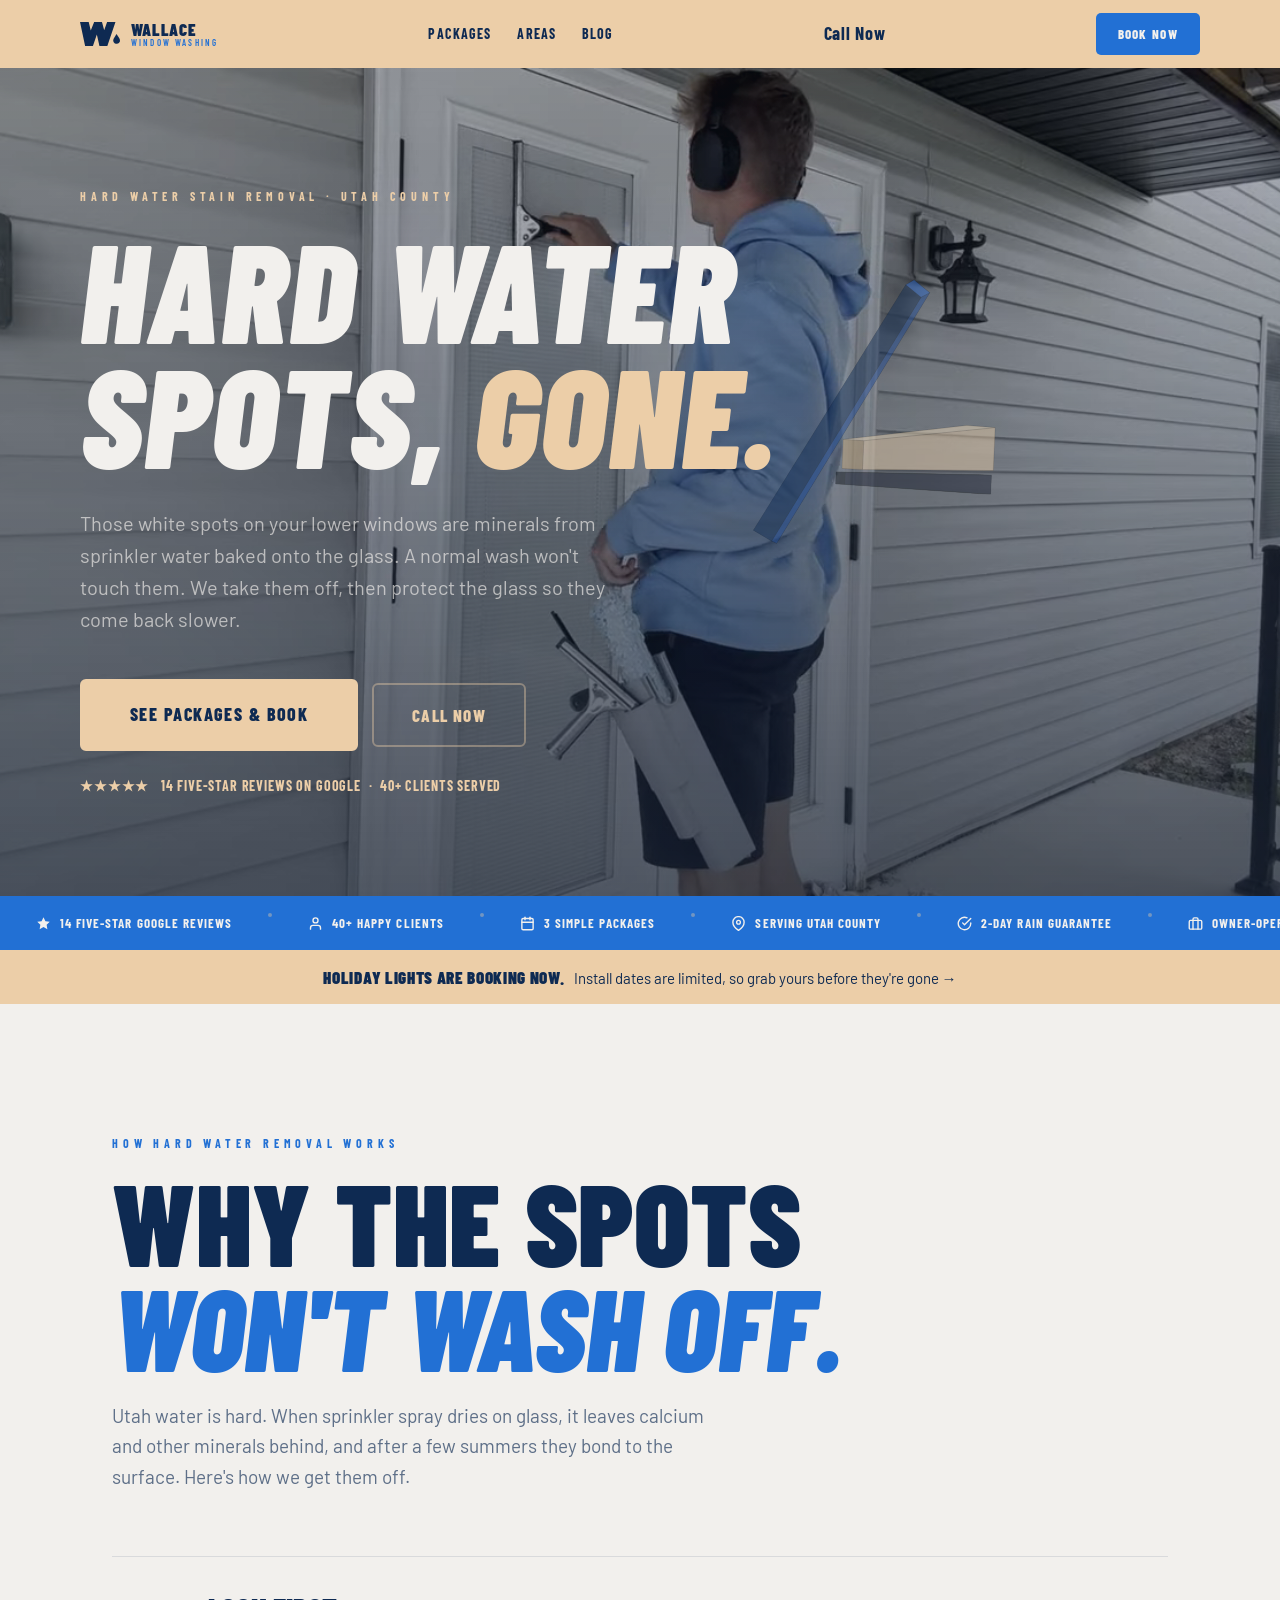
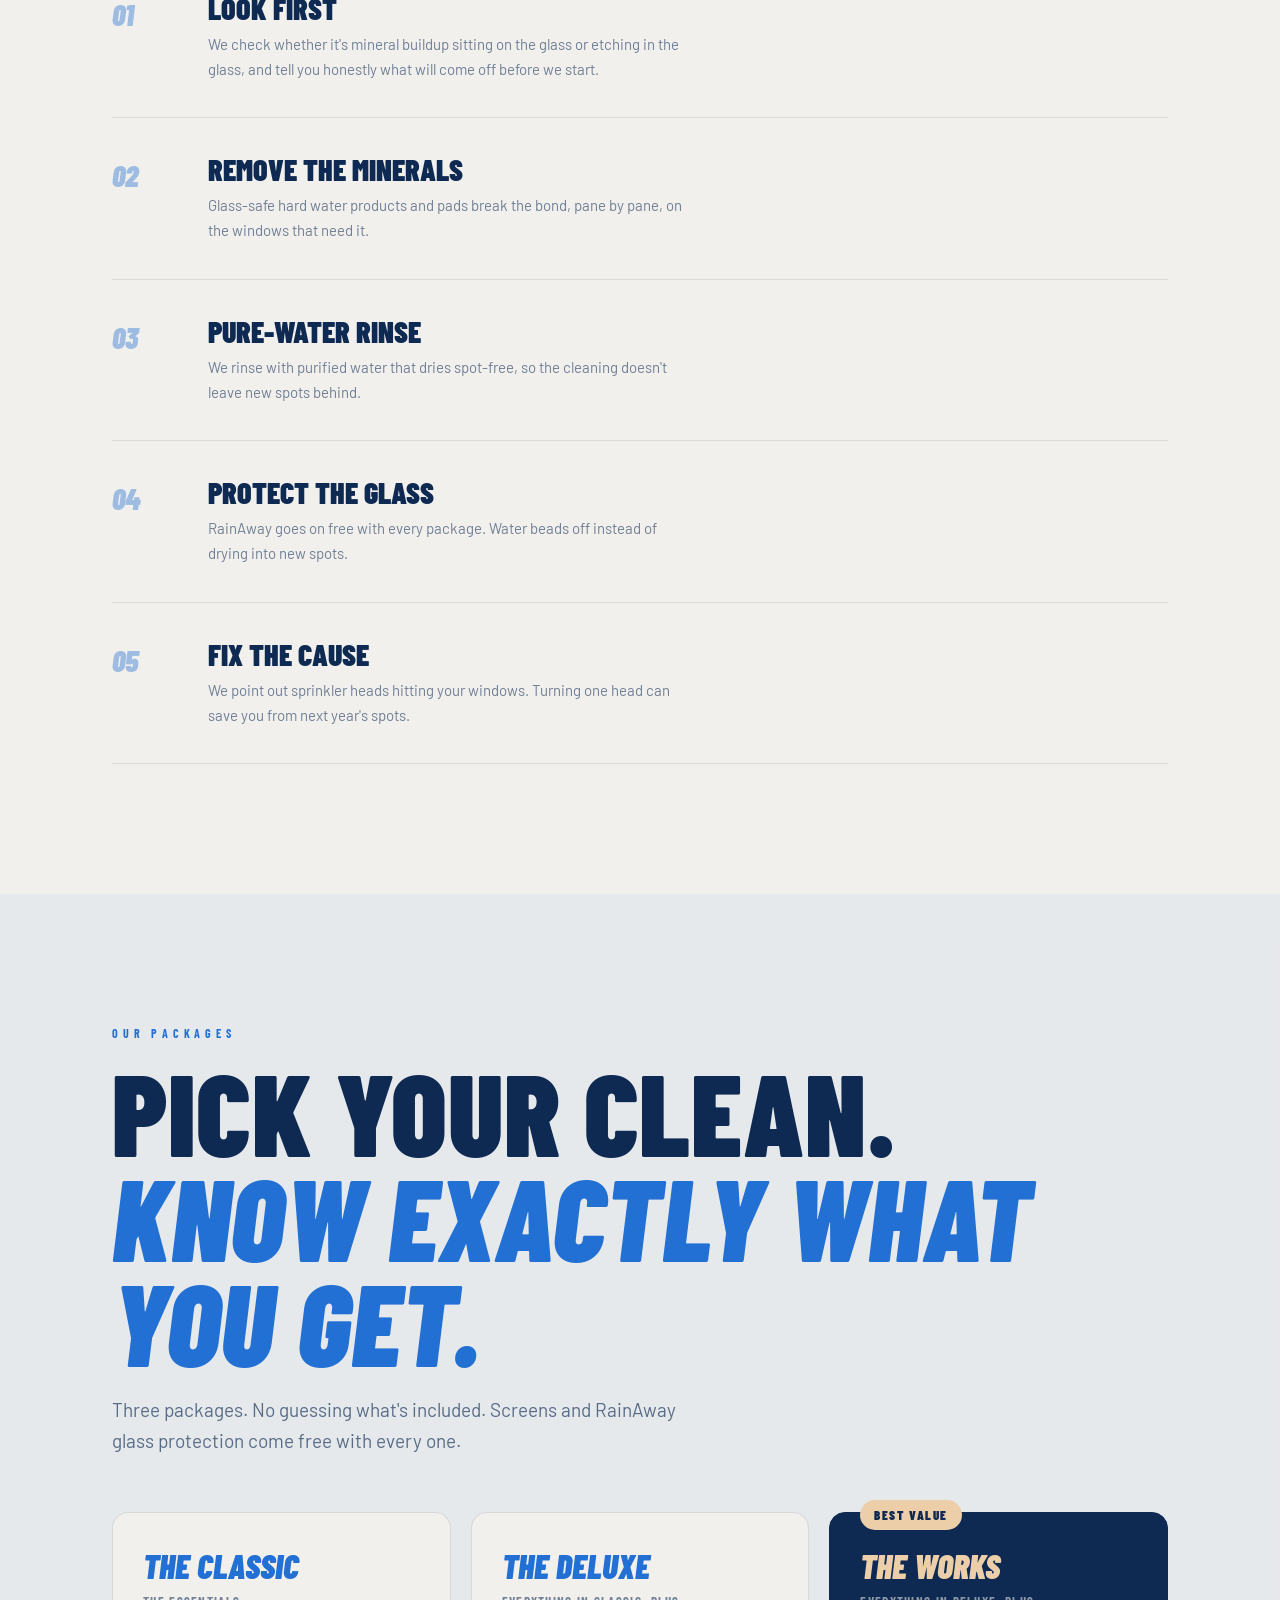
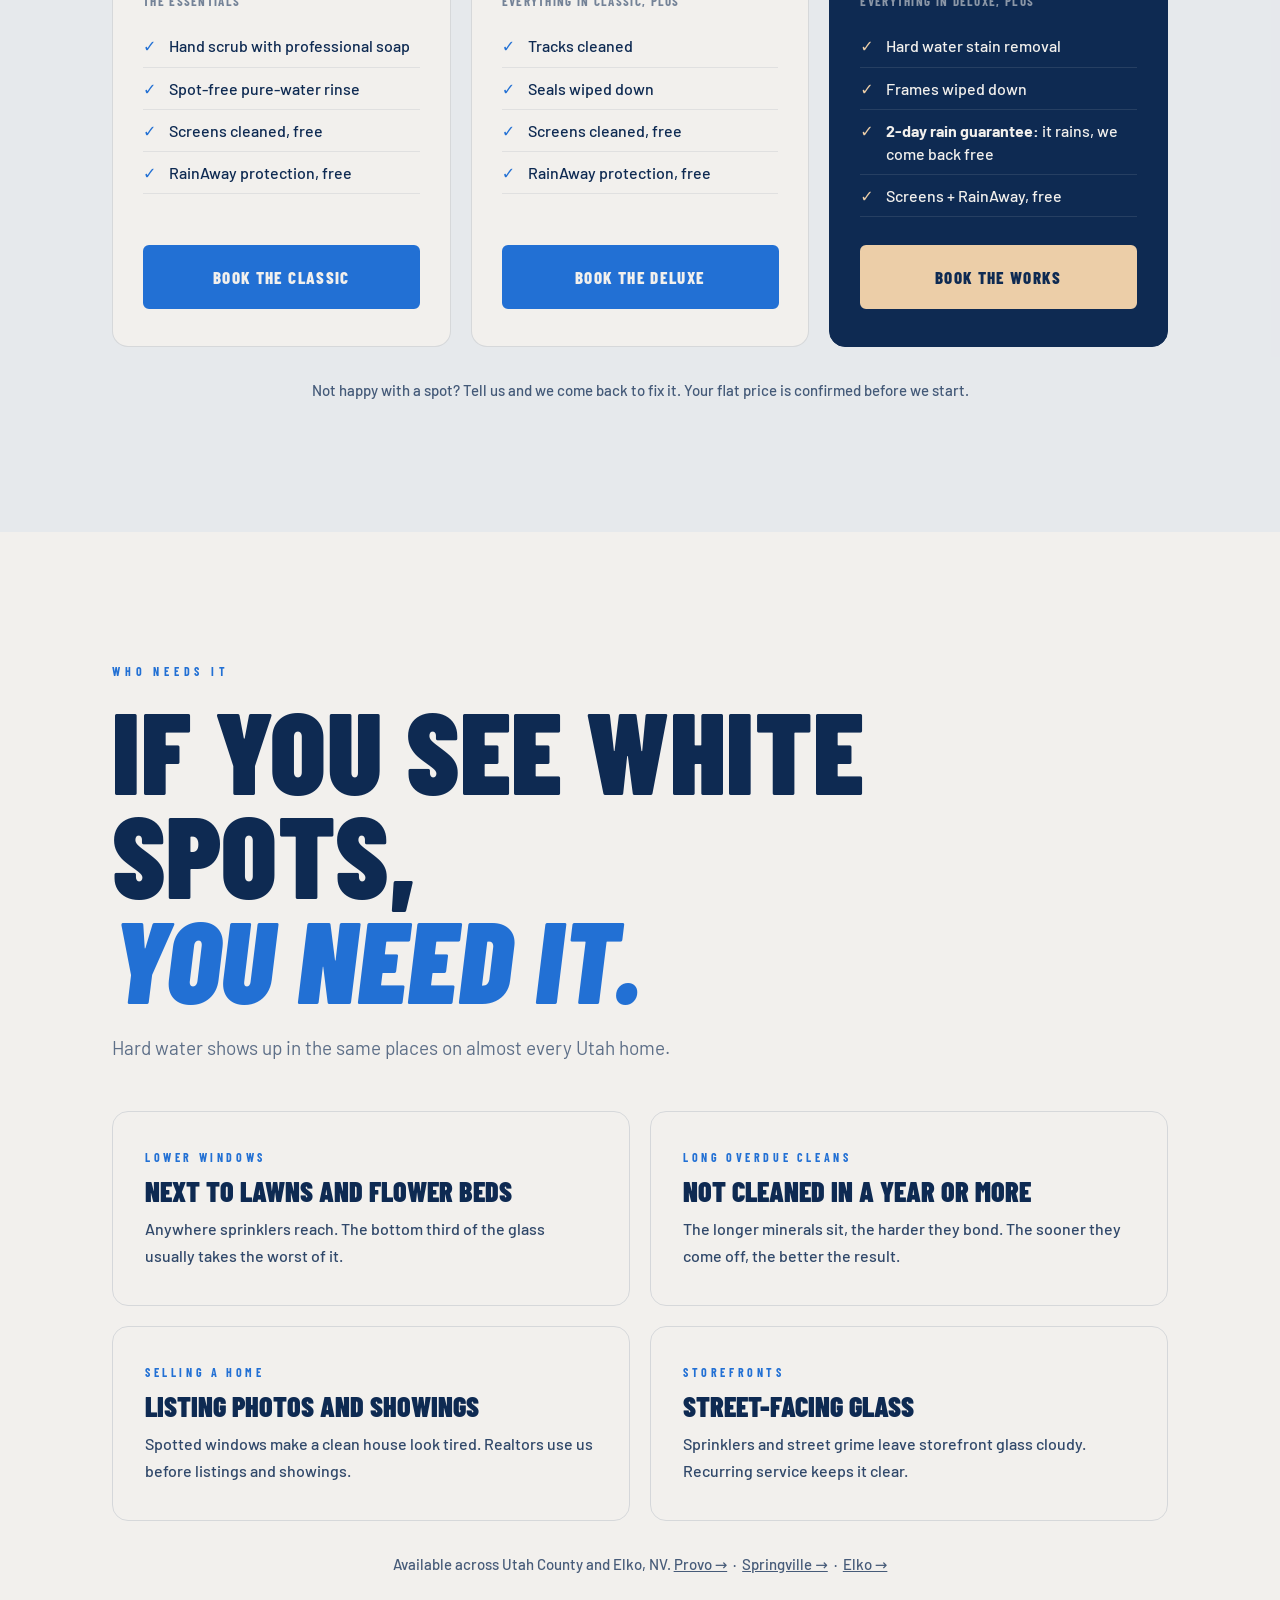
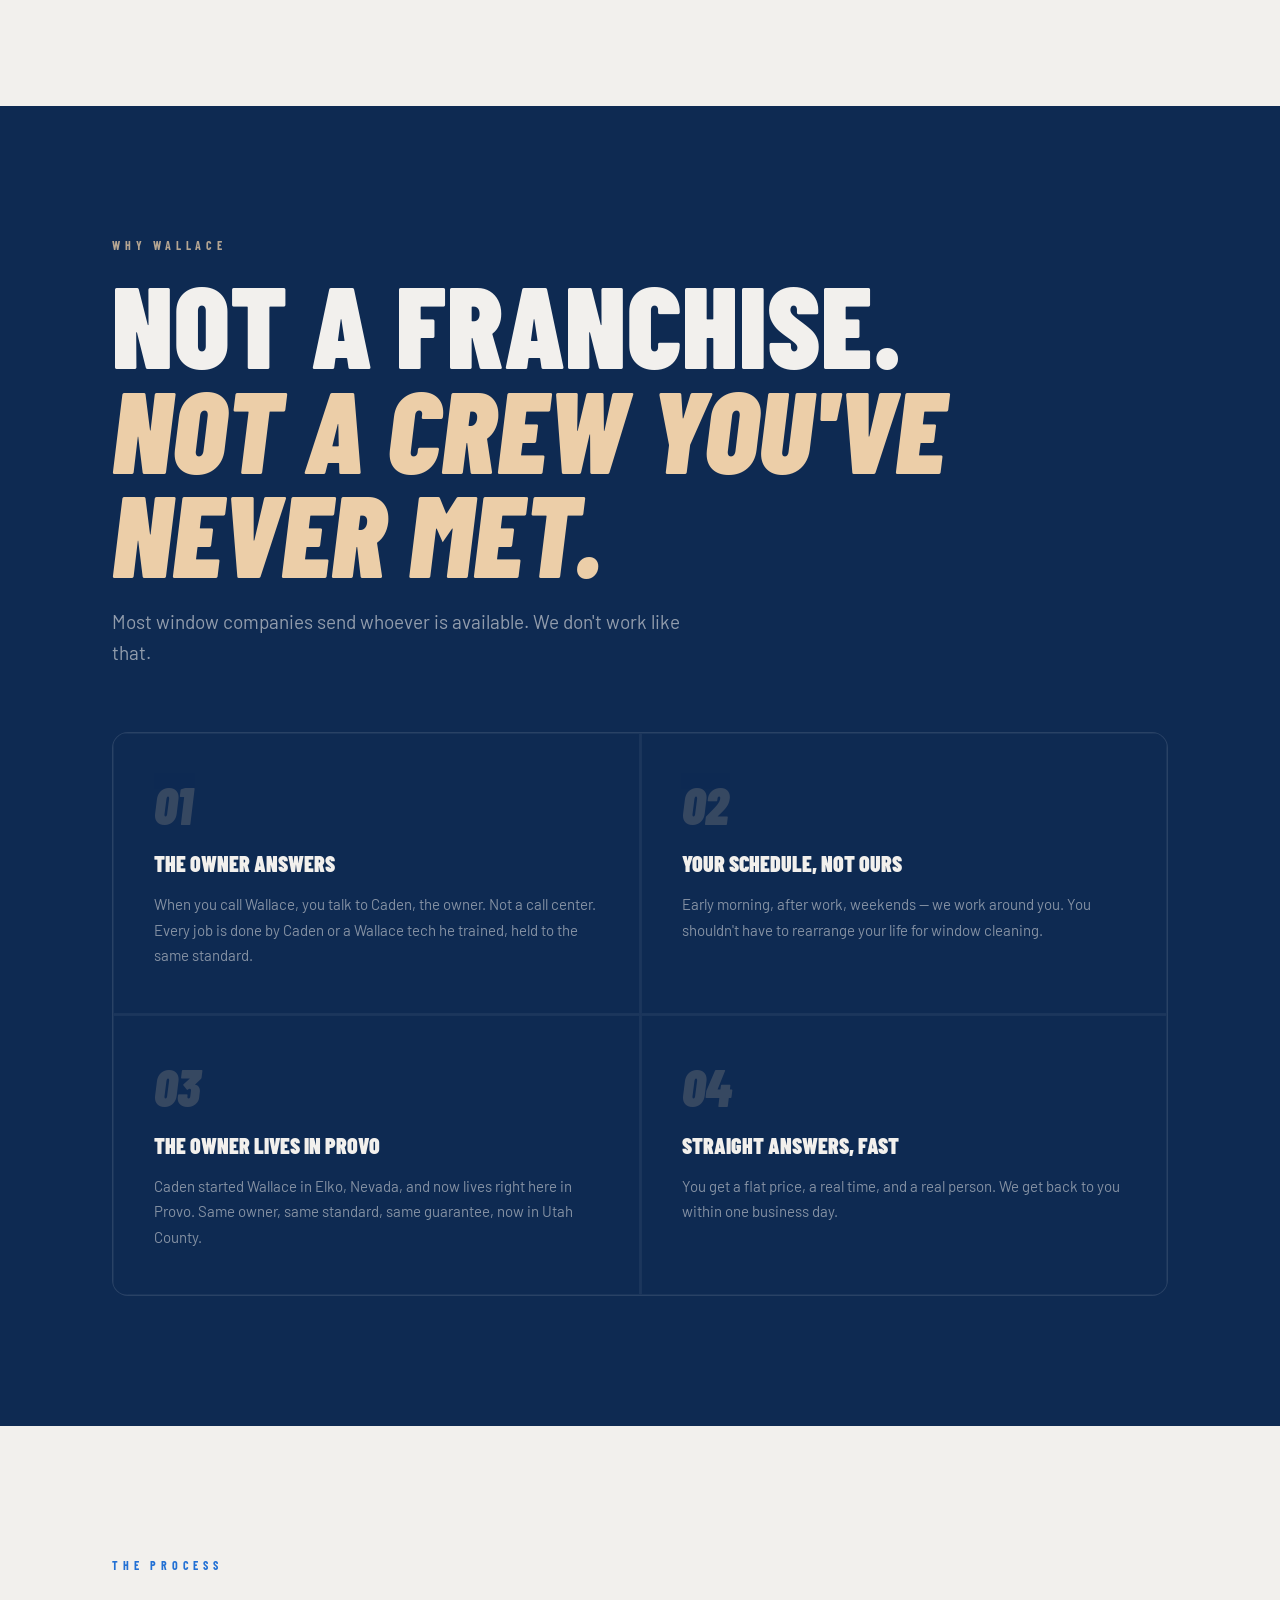
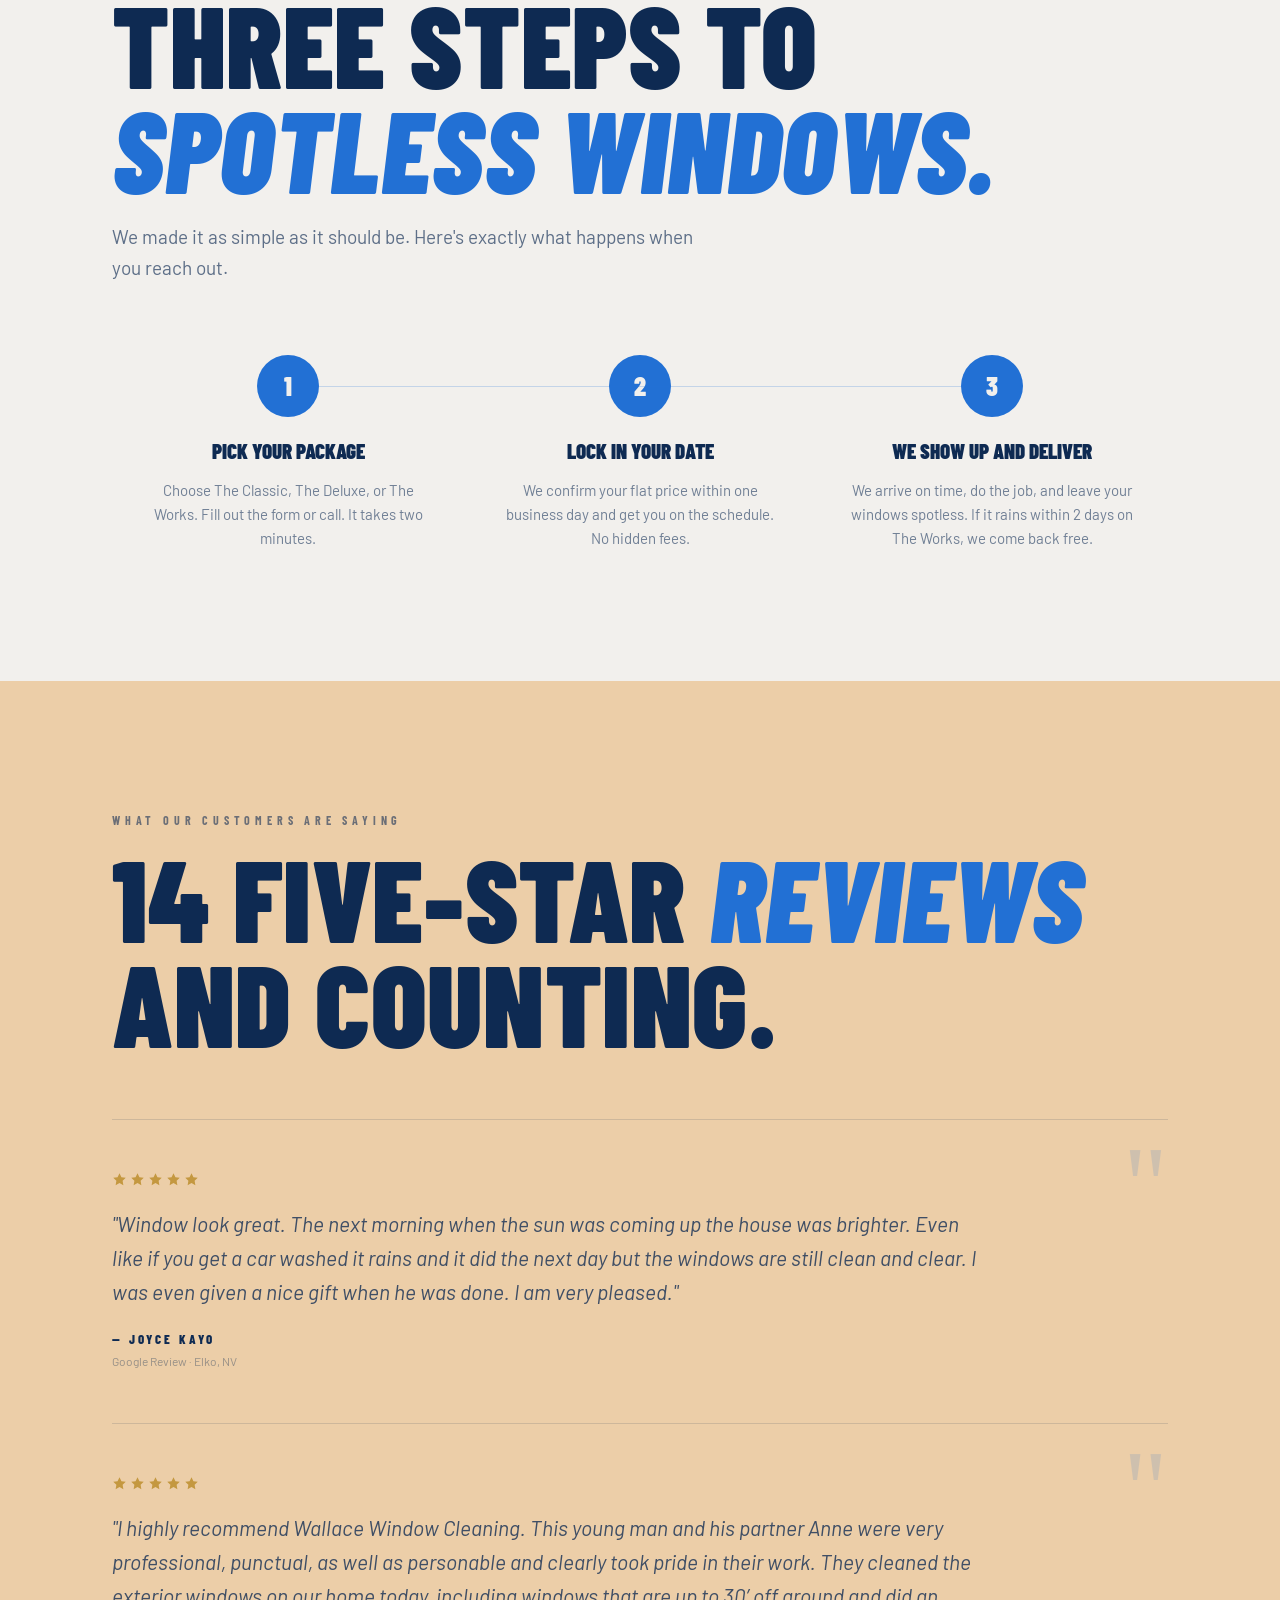
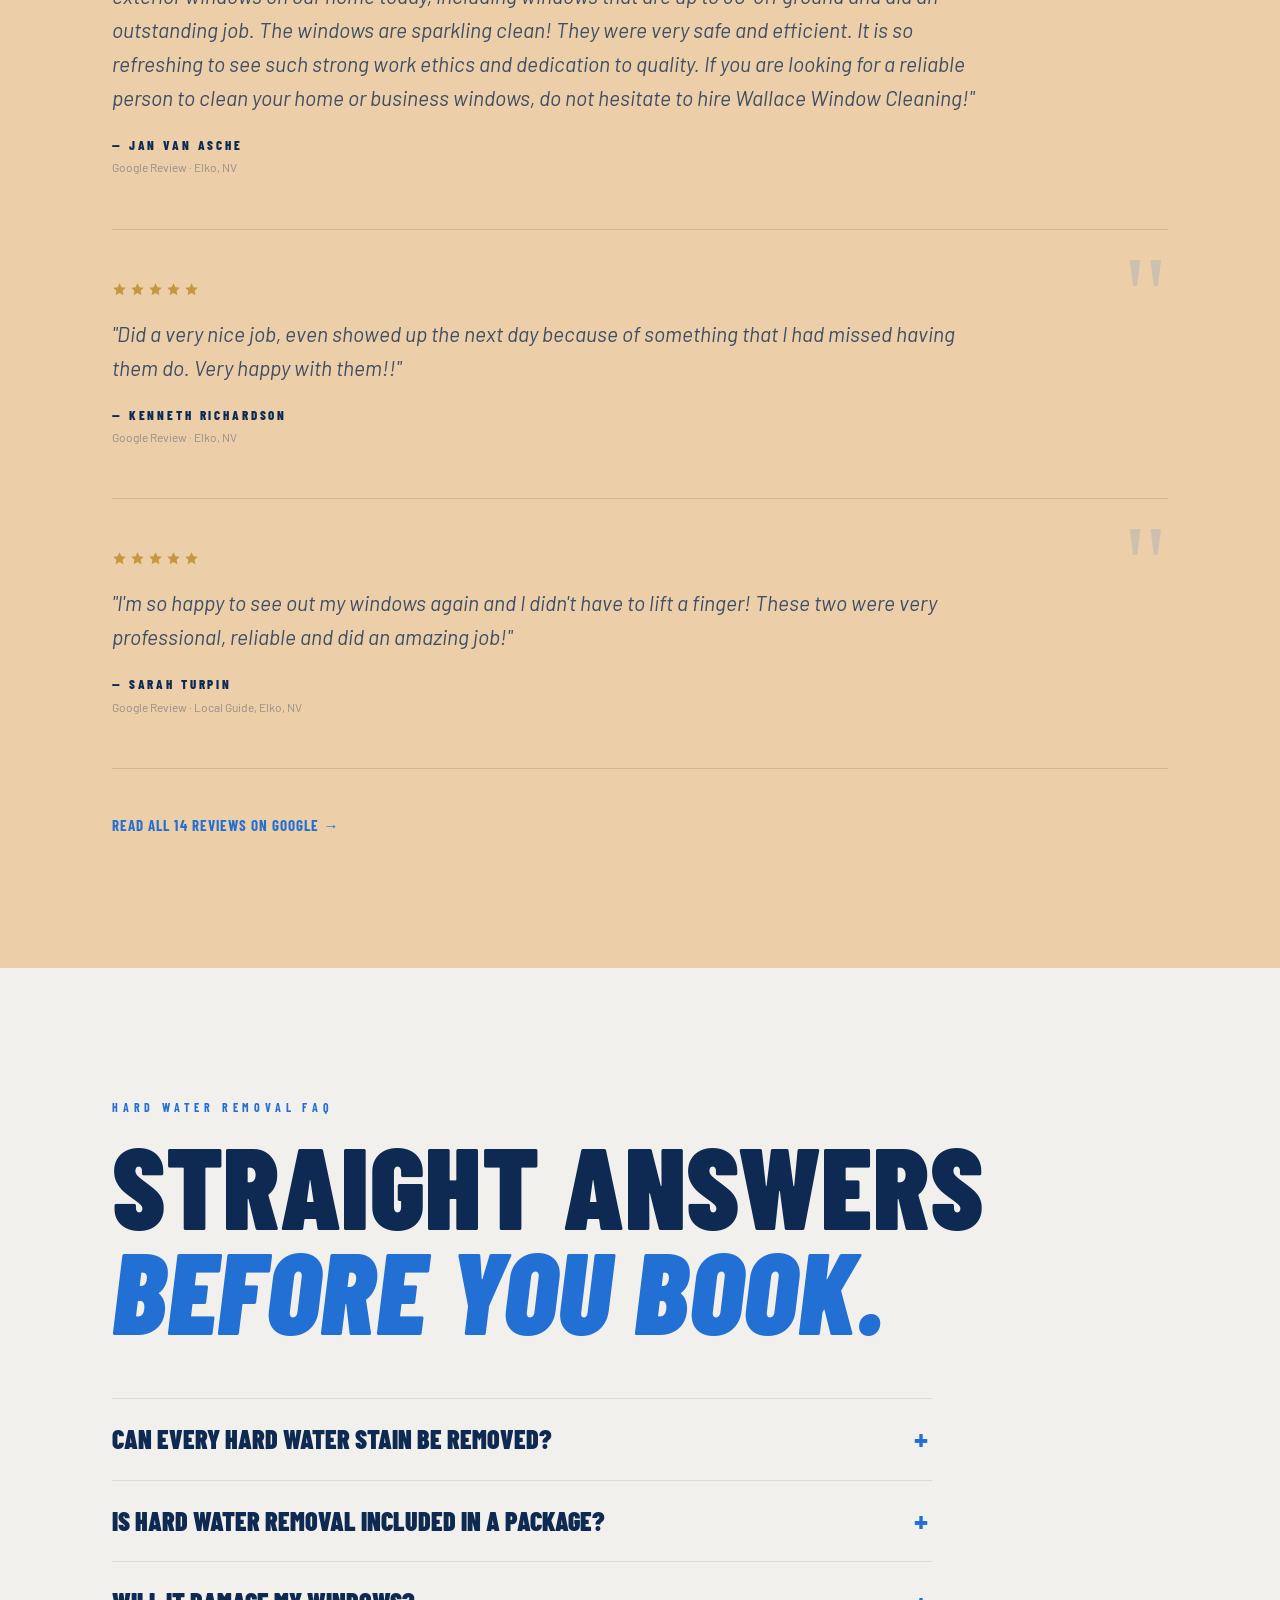
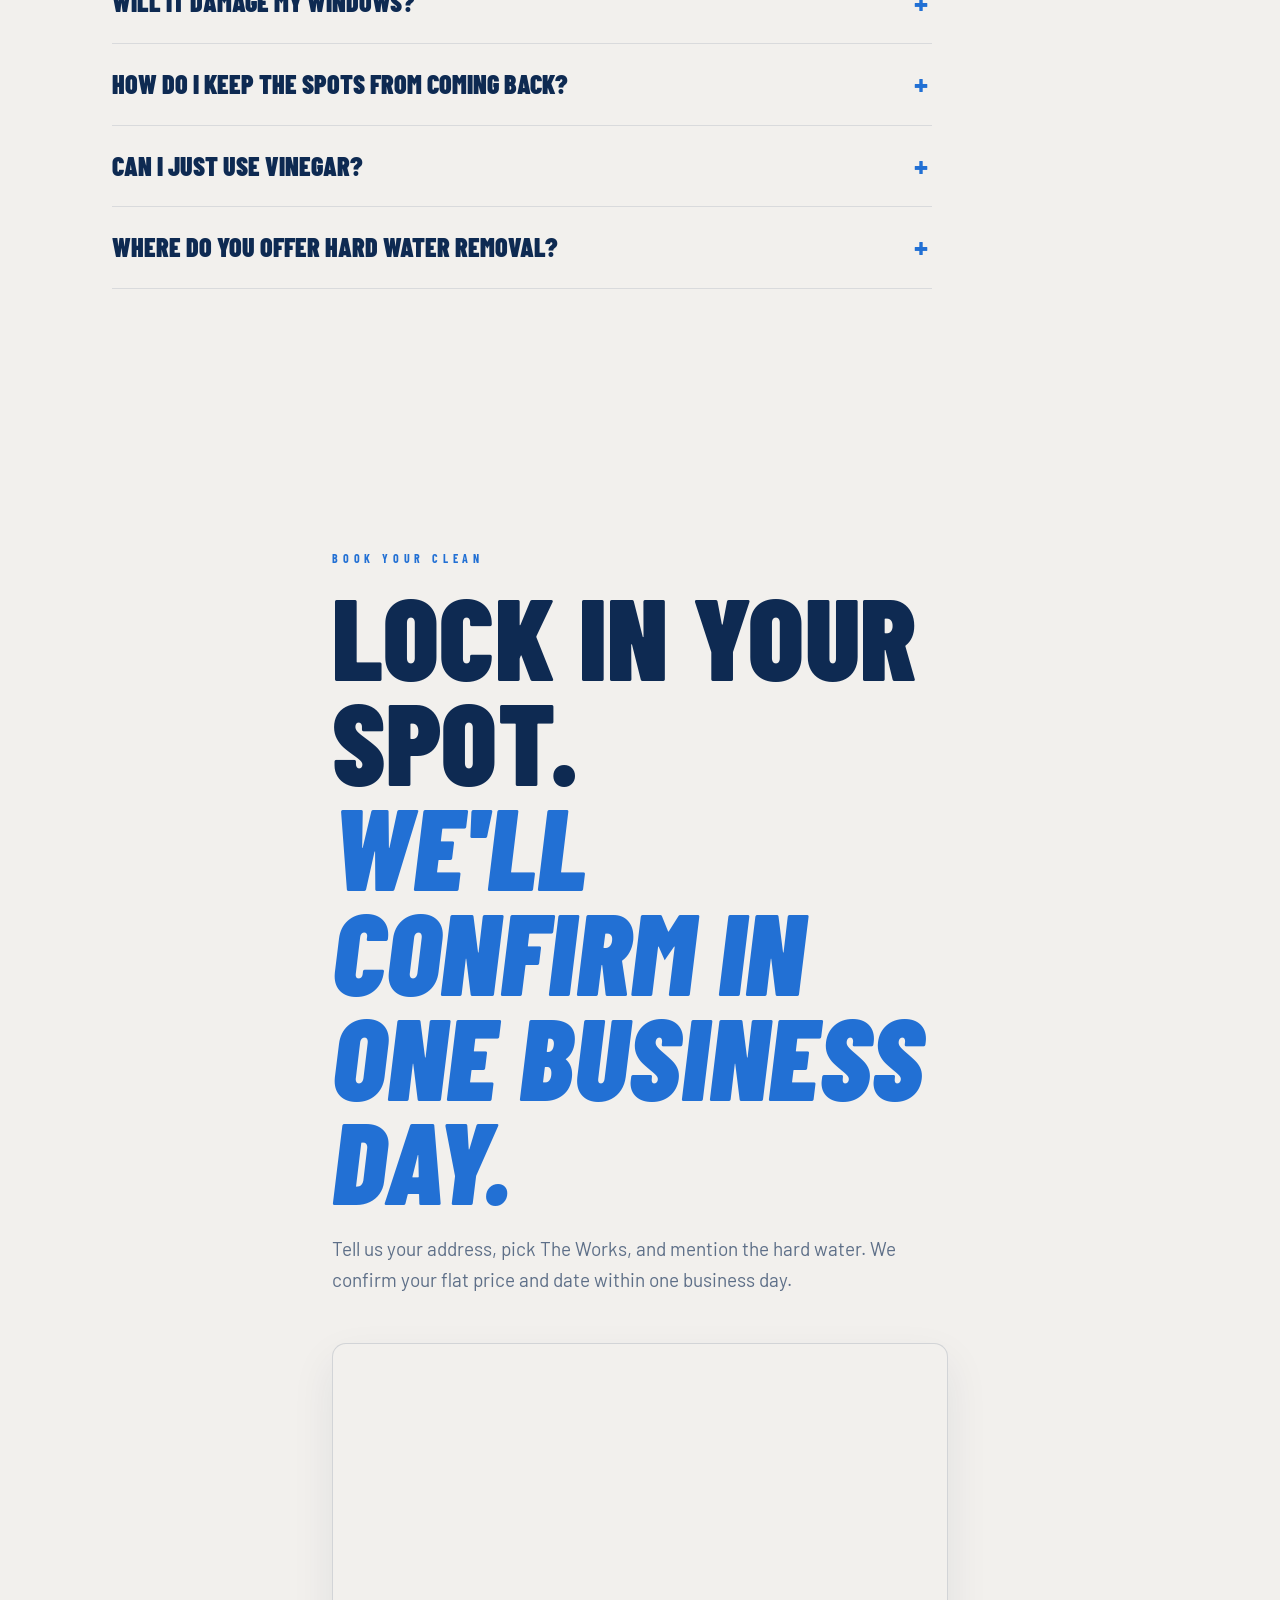
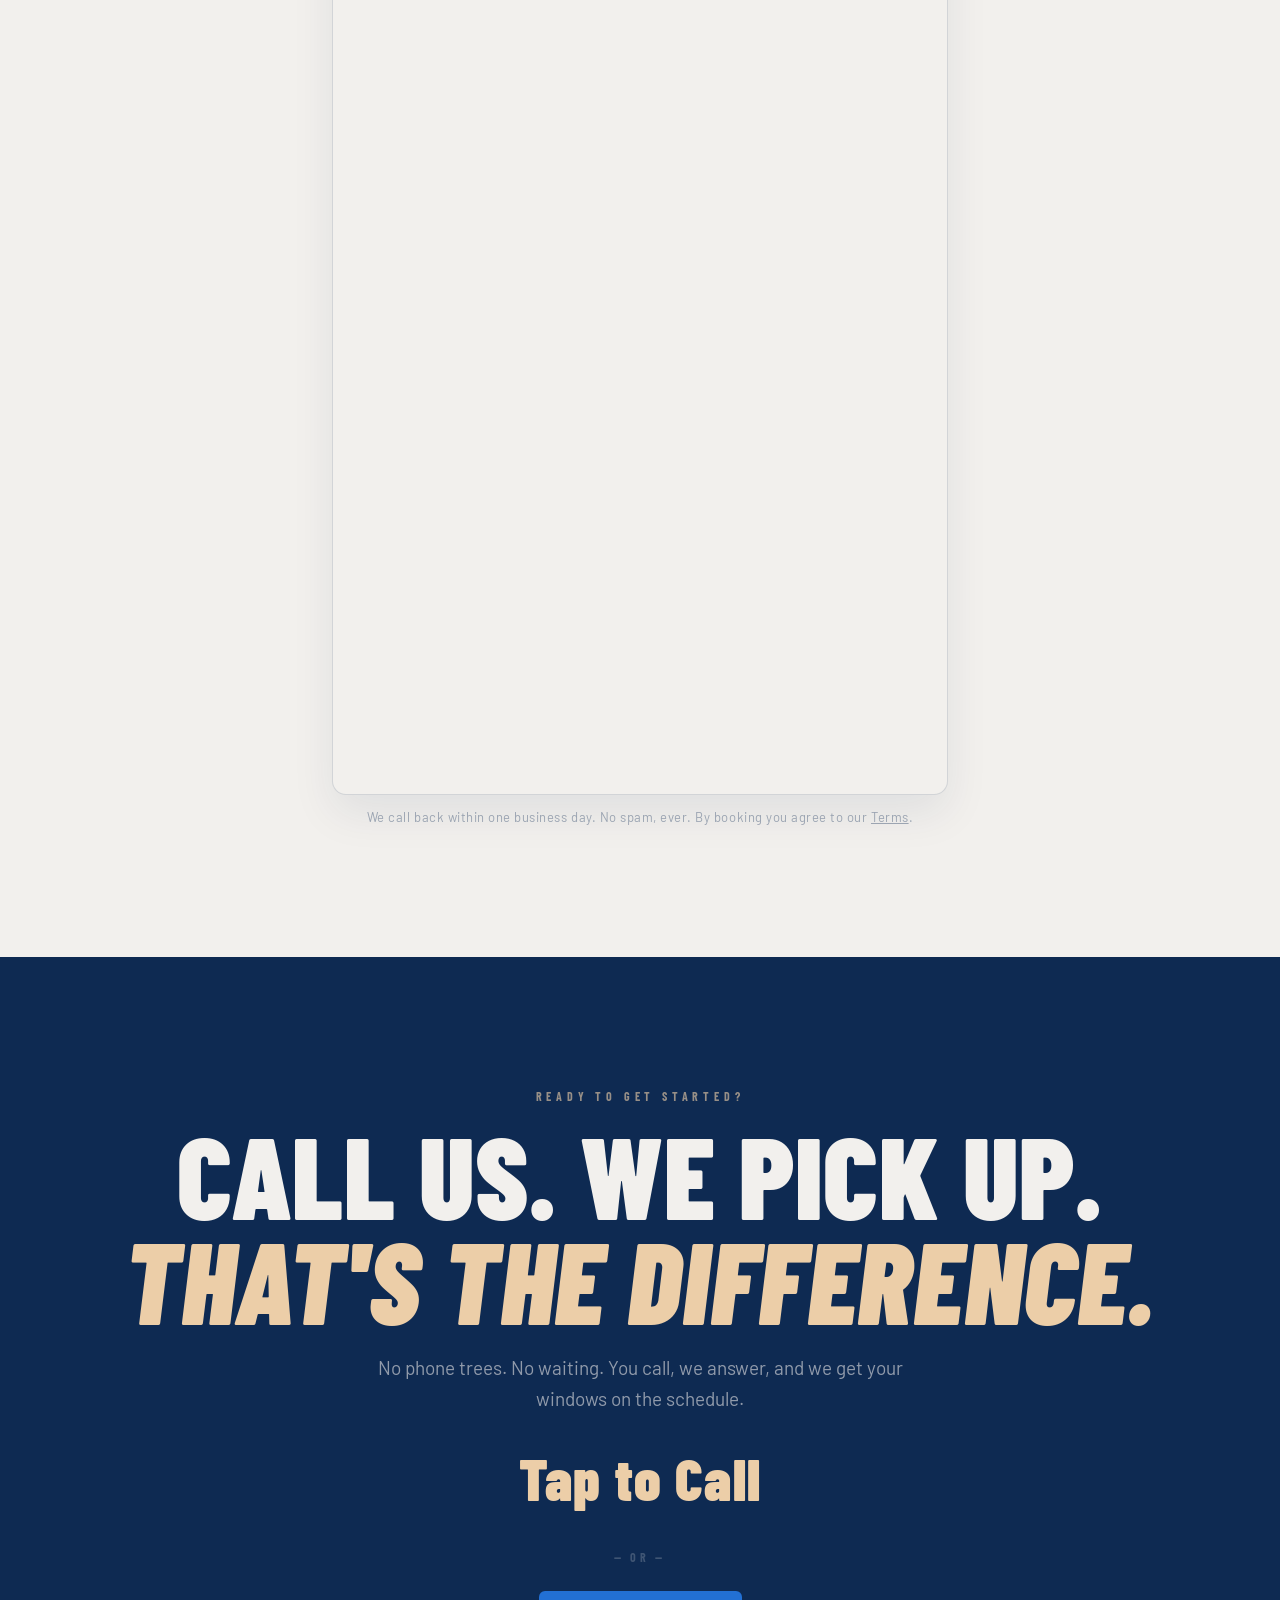
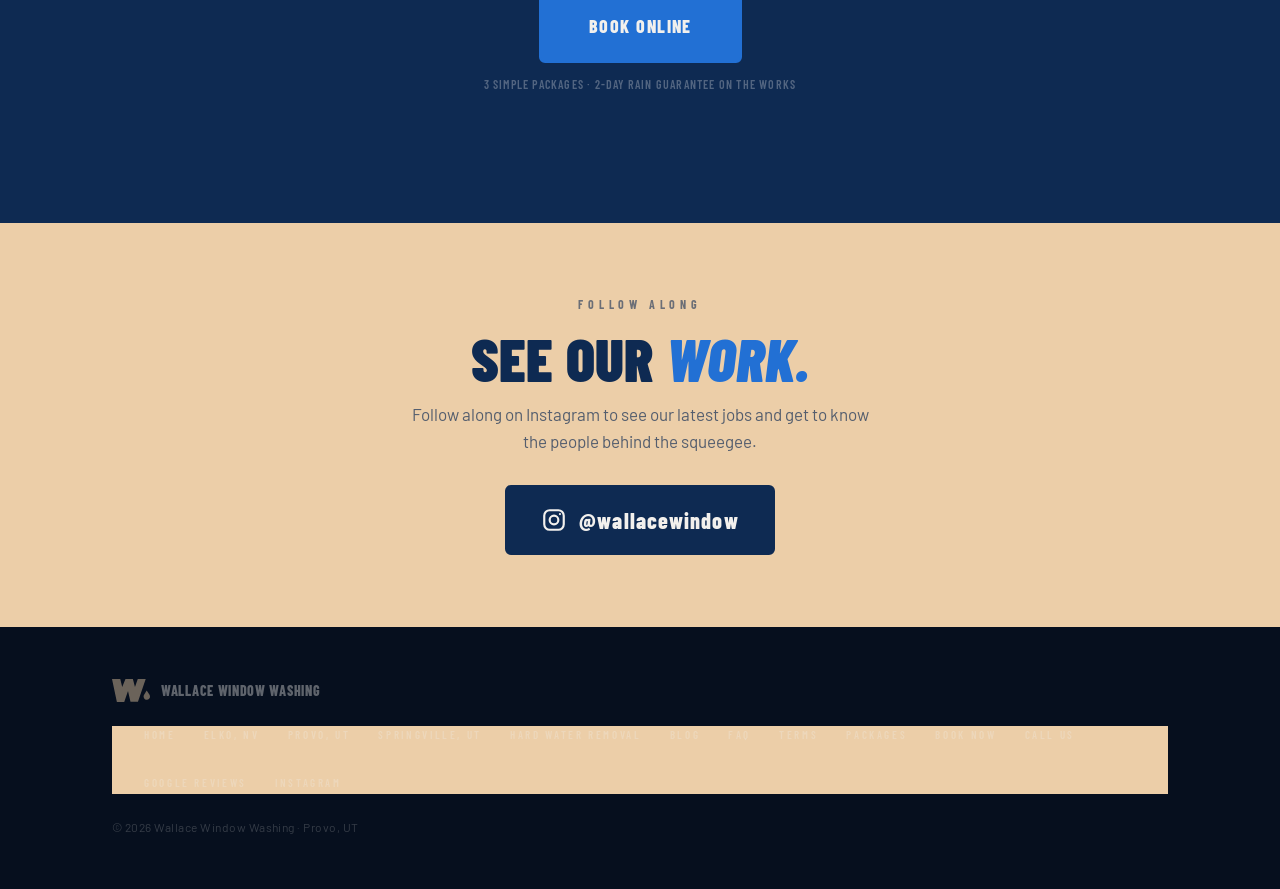
<file: hard-water-stain-removal/index.html>
<!DOCTYPE html>
<html lang="en">
<head>
  <meta charset="UTF-8">
  <meta name="viewport" content="width=device-width, initial-scale=1.0">
  <title>Hard Water Stain Removal for Windows in Utah County | Wallace Window Washing</title>
  <meta name="description" content="Hard water spots on your windows? We remove sprinkler and mineral stains from glass in Provo, Orem, Springville, and all of Utah County, then protect it with RainAway. Included in The Works.">
  <link rel="canonical" href="https://wallacewindow.com/hard-water-stain-removal/">
  <meta name="robots" content="index, follow, max-snippet:-1, max-image-preview:large, max-video-preview:-1">
  <meta name="theme-color" content="#2270D4">
  <meta name="geo.region" content="US-UT">
  <meta name="geo.placename" content="Utah County">

  <meta property="og:type" content="website">
  <meta property="og:site_name" content="Wallace Window Washing">
  <meta property="og:locale" content="en_US">
  <meta property="og:title" content="Hard Water Stain Removal for Windows in Utah County | Wallace Window Washing">
  <meta property="og:description" content="Hard water spots on your windows? We remove sprinkler and mineral stains from glass in Provo, Orem, Springville, and all of Utah County, then protect it with RainAway. Included in The Works.">
  <meta property="og:url" content="https://wallacewindow.com/hard-water-stain-removal/">
  <meta property="og:image" content="https://wallacewindow.com/assets/hero-poster.jpg">
  <meta name="twitter:card" content="summary_large_image">
  <meta name="twitter:title" content="Hard Water Stain Removal for Windows in Utah County | Wallace Window Washing">
  <meta name="twitter:description" content="Hard water spots on your windows? We remove sprinkler and mineral stains from glass in Provo, Orem, Springville, and all of Utah County, then protect it with RainAway. Included in The Works.">
  <meta name="twitter:image" content="https://wallacewindow.com/assets/hero-poster.jpg">

  <script type="application/ld+json">
{
  "@context": "https://schema.org",
  "@graph": [
    {
      "@type": "WebSite",
      "@id": "https://wallacewindow.com/#website",
      "url": "https://wallacewindow.com/",
      "name": "Wallace Window Washing",
      "publisher": {
        "@id": "https://wallacewindow.com/#business"
      }
    },
    {
      "@type": [
        "LocalBusiness",
        "HomeAndConstructionBusiness"
      ],
      "@id": "https://wallacewindow.com/#business",
      "name": "Wallace Window Washing",
      "description": "Owner-run window cleaning and hard water stain removal in Utah County, Park City, and Elko, Nevada.",
      "url": "https://wallacewindow.com/",
      "telephone": "+1-775-460-6004",
      "email": "caden@wallacewindow.com",
      "image": "https://wallacewindow.com/assets/hero-poster.jpg",
      "areaServed": [
        {
          "@type": "City",
          "name": "Provo",
          "containedInPlace": {
            "@type": "State",
            "name": "Utah"
          }
        },
        {
          "@type": "City",
          "name": "Orem",
          "containedInPlace": {
            "@type": "State",
            "name": "Utah"
          }
        },
        {
          "@type": "City",
          "name": "Springville",
          "containedInPlace": {
            "@type": "State",
            "name": "Utah"
          }
        },
        {
          "@type": "City",
          "name": "Spanish Fork",
          "containedInPlace": {
            "@type": "State",
            "name": "Utah"
          }
        },
        {
          "@type": "City",
          "name": "Mapleton",
          "containedInPlace": {
            "@type": "State",
            "name": "Utah"
          }
        },
        {
          "@type": "City",
          "name": "Lehi",
          "containedInPlace": {
            "@type": "State",
            "name": "Utah"
          }
        },
        {
          "@type": "City",
          "name": "American Fork",
          "containedInPlace": {
            "@type": "State",
            "name": "Utah"
          }
        },
        {
          "@type": "City",
          "name": "Pleasant Grove",
          "containedInPlace": {
            "@type": "State",
            "name": "Utah"
          }
        },
        {
          "@type": "City",
          "name": "Lindon",
          "containedInPlace": {
            "@type": "State",
            "name": "Utah"
          }
        },
        {
          "@type": "City",
          "name": "Highland",
          "containedInPlace": {
            "@type": "State",
            "name": "Utah"
          }
        },
        {
          "@type": "City",
          "name": "Alpine",
          "containedInPlace": {
            "@type": "State",
            "name": "Utah"
          }
        },
        {
          "@type": "City",
          "name": "Cedar Hills",
          "containedInPlace": {
            "@type": "State",
            "name": "Utah"
          }
        },
        {
          "@type": "City",
          "name": "Saratoga Springs",
          "containedInPlace": {
            "@type": "State",
            "name": "Utah"
          }
        },
        {
          "@type": "City",
          "name": "Vineyard",
          "containedInPlace": {
            "@type": "State",
            "name": "Utah"
          }
        },
        {
          "@type": "City",
          "name": "Payson",
          "containedInPlace": {
            "@type": "State",
            "name": "Utah"
          }
        },
        {
          "@type": "City",
          "name": "Salem",
          "containedInPlace": {
            "@type": "State",
            "name": "Utah"
          }
        },
        {
          "@type": "City",
          "name": "Park City",
          "containedInPlace": {
            "@type": "State",
            "name": "Utah"
          }
        },
        {
          "@type": "City",
          "name": "Heber City",
          "containedInPlace": {
            "@type": "State",
            "name": "Utah"
          }
        }
      ],
      "sameAs": [
        "https://g.page/r/CWcIIirJ8A5tEBM/review",
        "https://www.instagram.com/wallacewindow/"
      ],
      "hasOfferCatalog": {
        "@type": "OfferCatalog",
        "name": "Window cleaning services",
        "itemListElement": [
          {
            "@type": "Offer",
            "itemOffered": {
              "@type": "Service",
              "name": "Exterior window cleaning"
            }
          },
          {
            "@type": "Offer",
            "itemOffered": {
              "@type": "Service",
              "name": "Interior window cleaning"
            }
          },
          {
            "@type": "Offer",
            "itemOffered": {
              "@type": "Service",
              "name": "Hard water stain removal"
            }
          },
          {
            "@type": "Offer",
            "itemOffered": {
              "@type": "Service",
              "name": "Window screen and track cleaning"
            }
          },
          {
            "@type": "Offer",
            "itemOffered": {
              "@type": "Service",
              "name": "Commercial window cleaning"
            }
          },
          {
            "@type": "Offer",
            "itemOffered": {
              "@type": "Service",
              "name": "Gutter cleaning"
            }
          },
          {
            "@type": "Offer",
            "itemOffered": {
              "@type": "Service",
              "name": "Christmas and permanent holiday light installation"
            }
          }
        ]
      }
    },
    {
      "@type": "Service",
      "name": "Hard water stain removal for windows",
      "serviceType": "Hard water stain removal",
      "provider": {
        "@id": "https://wallacewindow.com/#business"
      },
      "areaServed": [
        {
          "@type": "City",
          "name": "Provo",
          "containedInPlace": {
            "@type": "State",
            "name": "Utah"
          }
        },
        {
          "@type": "City",
          "name": "Orem",
          "containedInPlace": {
            "@type": "State",
            "name": "Utah"
          }
        },
        {
          "@type": "City",
          "name": "Springville",
          "containedInPlace": {
            "@type": "State",
            "name": "Utah"
          }
        },
        {
          "@type": "City",
          "name": "Spanish Fork",
          "containedInPlace": {
            "@type": "State",
            "name": "Utah"
          }
        },
        {
          "@type": "City",
          "name": "Mapleton",
          "containedInPlace": {
            "@type": "State",
            "name": "Utah"
          }
        },
        {
          "@type": "City",
          "name": "Lehi",
          "containedInPlace": {
            "@type": "State",
            "name": "Utah"
          }
        },
        {
          "@type": "City",
          "name": "American Fork",
          "containedInPlace": {
            "@type": "State",
            "name": "Utah"
          }
        },
        {
          "@type": "City",
          "name": "Pleasant Grove",
          "containedInPlace": {
            "@type": "State",
            "name": "Utah"
          }
        },
        {
          "@type": "City",
          "name": "Lindon",
          "containedInPlace": {
            "@type": "State",
            "name": "Utah"
          }
        },
        {
          "@type": "City",
          "name": "Highland",
          "containedInPlace": {
            "@type": "State",
            "name": "Utah"
          }
        },
        {
          "@type": "City",
          "name": "Alpine",
          "containedInPlace": {
            "@type": "State",
            "name": "Utah"
          }
        },
        {
          "@type": "City",
          "name": "Cedar Hills",
          "containedInPlace": {
            "@type": "State",
            "name": "Utah"
          }
        },
        {
          "@type": "City",
          "name": "Saratoga Springs",
          "containedInPlace": {
            "@type": "State",
            "name": "Utah"
          }
        },
        {
          "@type": "City",
          "name": "Vineyard",
          "containedInPlace": {
            "@type": "State",
            "name": "Utah"
          }
        },
        {
          "@type": "City",
          "name": "Payson",
          "containedInPlace": {
            "@type": "State",
            "name": "Utah"
          }
        },
        {
          "@type": "City",
          "name": "Salem",
          "containedInPlace": {
            "@type": "State",
            "name": "Utah"
          }
        },
        {
          "@type": "City",
          "name": "Park City",
          "containedInPlace": {
            "@type": "State",
            "name": "Utah"
          }
        },
        {
          "@type": "City",
          "name": "Heber City",
          "containedInPlace": {
            "@type": "State",
            "name": "Utah"
          }
        }
      ],
      "url": "https://wallacewindow.com/hard-water-stain-removal/"
    },
    {
      "@type": "BreadcrumbList",
      "itemListElement": [
        {
          "@type": "ListItem",
          "position": 1,
          "name": "Home",
          "item": "https://wallacewindow.com/"
        },
        {
          "@type": "ListItem",
          "position": 2,
          "name": "Hard water stain removal for windows",
          "item": "https://wallacewindow.com/hard-water-stain-removal/"
        }
      ]
    },
    {
      "@type": "FAQPage",
      "mainEntity": [
        {
          "@type": "Question",
          "name": "Can every hard water stain be removed?",
          "acceptedAnswer": {
            "@type": "Answer",
            "text": "Most can. Fresh mineral spots come off clean. When minerals have sat for years, they can etch the glass itself, and etching can be improved but not always erased. We look at your windows and tell you what to expect before we start."
          }
        },
        {
          "@type": "Question",
          "name": "Is hard water removal included in a package?",
          "acceptedAnswer": {
            "@type": "Answer",
            "text": "Yes. It&#39;s part of The Works, along with tracks, seals, frames, and the 2-day rain guarantee."
          }
        },
        {
          "@type": "Question",
          "name": "Will it damage my windows?",
          "acceptedAnswer": {
            "@type": "Answer",
            "text": "No. We use glass-safe products and pads made for this, and finish with a pure-water rinse so no new spots are left behind."
          }
        },
        {
          "@type": "Question",
          "name": "How do I keep the spots from coming back?",
          "acceptedAnswer": {
            "@type": "Answer",
            "text": "Turn or adjust sprinkler heads that hit the glass. That fixes most of it. RainAway protection helps water bead off, and a recurring clean keeps new minerals from bonding."
          }
        },
        {
          "@type": "Question",
          "name": "Can I just use vinegar?",
          "acceptedAnswer": {
            "@type": "Answer",
            "text": "Vinegar can lift light, fresh spots. Minerals that have baked on for a summer or more usually need professional products and a lot more elbow grease."
          }
        },
        {
          "@type": "Question",
          "name": "Where do you offer hard water removal?",
          "acceptedAnswer": {
            "@type": "Answer",
            "text": "All of Utah County: Provo, Orem, Springville, Spanish Fork, Mapleton, Lehi, and more, plus Park City and Elko, NV."
          }
        }
      ]
    }
  ]
}
  </script>

  <link rel="preconnect" href="https://fonts.googleapis.com">
  <link rel="preconnect" href="https://fonts.gstatic.com" crossorigin>
  <link href="https://fonts.googleapis.com/css2?family=Barlow:ital,wght@0,400;0,500;0,600;0,700;1,500;1,700&family=Barlow+Condensed:ital,wght@0,600;0,700;0,800;0,900;1,700;1,800;1,900&display=swap" rel="stylesheet">
  <style>
    :root {
      --blue:  #2270D4;
      --sand:  #ECCEA8;
      --navy:  #0E2A52;
      --white: #F2F0ED;
    }
    *, *::before, *::after { box-sizing: border-box; margin: 0; padding: 0; }
    html { scroll-behavior: smooth; }
    body {
      font-family: 'Barlow', system-ui, sans-serif;
      color: var(--navy);
      background: var(--white);
      line-height: 1.55;
      -webkit-font-smoothing: antialiased;
      opacity: 0;
      transition: opacity 0.55s ease;
    }
    @media (hover: hover) { body { cursor: none; } }
    @media (prefers-reduced-motion: reduce) {
      body { opacity: 1 !important; transition: none; }
      .reveal { opacity: 1 !important; transform: none !important; transition: none !important; }
    }

    /* ── CURSOR ── */
    #cur {
      position: fixed; top: 0; left: 0; z-index: 9999;
      width: 16px; height: 16px; border-radius: 50% 50% 50% 0;
      background: var(--blue); border: 2px solid var(--sand);
      pointer-events: none;
      transform: translate(-50%,-50%) rotate(45deg);
      transition: width .2s, height .2s, background .2s, opacity .3s, border-width .2s;
      opacity: 0;
    }
    #cur.on  { opacity: 1; }
    #cur.big { width: 40px; height: 40px; background: rgba(34,112,212,.28); border: 2px solid var(--sand); }

    /* ── REVEALS ── */
    .reveal { opacity: 0; transform: translateY(26px); transition: opacity .75s ease, transform .75s ease; }
    .reveal.in { opacity: 1; transform: none; }

    /* ── UTILS ── */
    .wrap { max-width: 1120px; margin: 0 auto; padding: 0 32px; }
    section { padding: 130px 0; }
    .eyebrow {
      font-family: 'Barlow Condensed', sans-serif; font-weight: 700;
      font-size: 12px; letter-spacing: .40em; text-transform: uppercase;
      color: var(--blue); margin-bottom: 16px;
    }
    h2 {
      font-family: 'Barlow Condensed', sans-serif; font-weight: 900;
      font-size: clamp(52px, 9vw, 116px); line-height: .91;
      letter-spacing: .005em; text-transform: uppercase; color: var(--navy);
    }
    h2 em { font-style: italic; color: var(--blue); }
    .lead { font-size: clamp(16px,1.6vw,19px); color: rgba(14,42,82,.65); max-width: 54ch; margin-top: 22px; line-height: 1.6; }
    .rule { height: 1px; background: var(--navy); opacity: .10; }
    .btn {
      display: inline-block; font-family: 'Barlow Condensed', sans-serif;
      font-weight: 800; font-size: 17px; letter-spacing: .08em;
      text-transform: uppercase; text-decoration: none; padding: 17px 38px;
      border-radius: 6px; border: 2px solid transparent;
      transition: background .18s, color .18s, border-color .18s;
      will-change: transform;
    }
    .btn-blue  { background: var(--blue); color: var(--white); border-color: var(--blue); }
    .btn-blue:hover  { background: #1860bf; border-color: #1860bf; }
    .btn-sand  { background: var(--sand); color: var(--navy); border-color: var(--sand); }
    .btn-sand:hover  { background: #e4c18e; border-color: #e4c18e; }
    .btn-ghost { background: transparent; color: var(--sand); border-color: rgba(236,206,168,.4); }
    .btn-ghost:hover { background: rgba(236,206,168,.1); }

    /* ── NAV ── */
    nav {
      position: sticky; top: 0; z-index: 200;
      background: var(--sand); height: 68px; padding: 0 32px;
      transition: height .3s, background .3s, backdrop-filter .3s;
    }
    nav.scrolled {
      height: 56px;
      background: rgba(236,206,168,.90);
      backdrop-filter: blur(14px);
      -webkit-backdrop-filter: blur(14px);
    }
    .nav-inner { max-width: 1120px; margin: 0 auto; display: flex; align-items: center; justify-content: space-between; height: 100%; gap: 20px; }
    .nav-logo { display: flex; align-items: center; gap: 11px; text-decoration: none; flex-shrink: 0; }
    .nav-logo svg { width: 40px; height: auto; color: var(--navy); }
    .nav-wordmark { font-family: 'Barlow Condensed', sans-serif; font-weight: 900; font-size: 17px; letter-spacing: .05em; text-transform: uppercase; color: var(--navy); line-height: 1.1; }
    .nav-wordmark span { display: block; color: var(--blue); font-size: 9px; letter-spacing: .24em; font-weight: 600; }
    .nav-links { display: flex; align-items: center; gap: 26px; }
    .nav-link { font-family: 'Barlow Condensed', sans-serif; font-weight: 700; font-size: 14px; letter-spacing: .08em; text-transform: uppercase; color: var(--navy); text-decoration: none; transition: color .18s; }
    .nav-link:hover { color: var(--blue); }
    .nav-phone { font-family: 'Barlow Condensed', sans-serif; font-weight: 700; font-size: 18px; color: var(--navy); text-decoration: none; letter-spacing: .04em; transition: color .18s; }
    .nav-phone:hover { color: var(--blue); }
    .nav-cta {
      font-family: 'Barlow Condensed', sans-serif; font-weight: 800; font-size: 13px;
      letter-spacing: .10em; text-transform: uppercase; text-decoration: none;
      background: var(--blue); color: var(--white);
      padding: 11px 22px; border-radius: 5px; white-space: nowrap;
      transition: background .18s, color .18s;
    }
    .nav-cta:hover { background: #1860bf; color: var(--white); }

    /* ── HERO ── */
    .hero {
      background: var(--blue); min-height: 92vh;
      display: flex; flex-direction: column; justify-content: center;
      padding: 100px 32px 80px; position: relative; overflow: hidden;
    }
    .hero::before {
      content: '';
      position: absolute; inset: 0; pointer-events: none; opacity: .04;
      background-image: url("data:image/svg+xml,%3Csvg xmlns='http://www.w3.org/2000/svg' width='300' height='300'%3E%3Cfilter id='n'%3E%3CfeTurbulence type='fractalNoise' baseFrequency='.75' numOctaves='4'/%3E%3C/filter%3E%3Crect width='300' height='300' fill='%23fff'/%3E%3Crect width='300' height='300' fill='%23000' filter='url(%23n)' opacity='.05'/%3E%3C/svg%3E");
    }
    .hero-video-wrap {
      position: absolute; inset: 0; overflow: hidden; z-index: 0;
    }
    .hero-video {
      width: 100%; height: 100%; object-fit: cover; display: block;
    }
    .hero-scrim {
      position: absolute; inset: 0; z-index: 0; pointer-events: none;
      background: linear-gradient(180deg, rgba(17,27,43,.32) 0%, rgba(17,27,43,.55) 55%, rgba(17,27,43,.72) 100%);
    }
    @media (prefers-reduced-motion: reduce) {
      .hero-video { display: none; }
    }
    @media (max-width: 768px) {
      .hero-video-wrap { display: none; }
    }
    #sq-canvas {
      position: absolute; inset: 0;
      width: 100%; height: 100%;
      pointer-events: none; z-index: 0; opacity: .45;
    }
    .hero-inner { max-width: 1120px; margin: 0 auto; width: 100%; position: relative; z-index: 1; }
    .hero-eyebrow { font-family: 'Barlow Condensed', sans-serif; font-weight: 700; font-size: 12px; letter-spacing: .40em; text-transform: uppercase; color: var(--sand); opacity: .80; margin-bottom: 20px; }
    .hero h1 {
      font-family: 'Barlow Condensed', sans-serif; font-weight: 900; font-style: italic;
      font-size: clamp(64px,12vw,140px); line-height: .89; letter-spacing: .01em;
      text-transform: uppercase; color: var(--white); max-width: 14ch;
    }
    .hero h1 em { color: var(--sand); }
    .hero-sub { font-size: clamp(17px,1.8vw,20px); color: rgba(242,240,237,.65); max-width: 48ch; margin-top: 32px; line-height: 1.6; }
    .hero-actions { display: flex; align-items: center; gap: 14px; flex-wrap: wrap; margin-top: 44px; }
    .hero-proof { margin-top: 24px; font-family: 'Barlow Condensed', sans-serif; font-weight: 700; font-size: 14px; letter-spacing: .06em; text-transform: uppercase; color: var(--sand); opacity: .72; }

    /* ── MARQUEE ── */
    .marquee-bar { background: var(--blue); padding: 17px 0; overflow: hidden; }
    .marquee-track { display: flex; width: max-content; animation: ticker 24s linear infinite; }
    .marquee-bar:hover .marquee-track { animation-play-state: paused; }
    @keyframes ticker { from { transform: translateX(0); } to { transform: translateX(-50%); } }
    .m-item {
      display: flex; align-items: center; gap: 9px; padding: 0 36px;
      font-family: 'Barlow Condensed', sans-serif; font-weight: 700; font-size: 13px;
      letter-spacing: .08em; text-transform: uppercase; color: var(--white); white-space: nowrap; flex-shrink: 0;
    }
    .m-item svg { width: 15px; height: 15px; flex-shrink: 0; }
    .m-dot { width: 4px; height: 4px; border-radius: 50%; background: var(--sand); opacity: .4; flex-shrink: 0; }

    /* ── SERVICES EDITORIAL ── */
    .svc-list { margin-top: 64px; }
    .svc-row {
      display: grid; grid-template-columns: 60px 1fr; gap: 0 36px;
      padding: 36px 0; border-top: 1px solid rgba(14,42,82,.11);
      transition: padding-left .35s cubic-bezier(.25,.46,.45,.94);
    }
    .svc-row:last-child { border-bottom: 1px solid rgba(14,42,82,.11); }
    .svc-row:hover { padding-left: 14px; }
    .svc-n { font-family: 'Barlow Condensed', sans-serif; font-weight: 900; font-style: italic; font-size: 30px; color: var(--blue); opacity: .40; line-height: 1; padding-top: 6px; }
    .svc-row h3 { font-family: 'Barlow Condensed', sans-serif; font-weight: 900; font-size: clamp(22px,3vw,30px); text-transform: uppercase; color: var(--navy); line-height: 1; margin-bottom: 9px; }
    .svc-row:hover h3 { color: var(--blue); }
    .svc-row p { font-size: 15px; color: rgba(14,42,82,.57); line-height: 1.65; max-width: 60ch; }

    /* ── WHY ── */
    .why-section { background: var(--navy); }
    .why-section .eyebrow { color: var(--sand); opacity: .75; }
    .why-section h2 { color: var(--white); }
    .why-section h2 em { color: var(--sand); }
    .why-section .lead { color: rgba(242,240,237,.58); }
    .why-grid { display: grid; grid-template-columns: repeat(2,1fr); gap: 1px; margin-top: 64px; background: rgba(255,255,255,.06); border: 1px solid rgba(255,255,255,.06); border-radius: 16px; overflow: hidden; }
    .why-item { background: var(--navy); padding: 44px 40px; border: 1px solid rgba(255,255,255,.05); }
    .why-n { font-family: 'Barlow Condensed', sans-serif; font-weight: 900; font-style: italic; font-size: 52px; color: var(--sand); opacity: .18; line-height: 1; margin-bottom: 16px; }
    .why-item h3 { font-family: 'Barlow Condensed', sans-serif; font-weight: 900; font-size: 22px; text-transform: uppercase; color: var(--white); margin-bottom: 12px; }
    .why-item p { font-size: 15px; color: rgba(242,240,237,.52); line-height: 1.7; }

    /* ── STEPS ── */
    .steps { display: grid; grid-template-columns: repeat(3,1fr); gap: 0; margin-top: 72px; position: relative; }
    .steps::before { content: ''; position: absolute; top: 31px; left: calc(16.666% + 28px); right: calc(16.666% + 28px); height: 1px; background: var(--blue); opacity: .22; }
    .step { text-align: center; padding: 0 32px; }
    .step-num { width: 62px; height: 62px; border-radius: 50%; background: var(--blue); color: var(--white); font-family: 'Barlow Condensed', sans-serif; font-weight: 900; font-size: 26px; display: flex; align-items: center; justify-content: center; margin: 0 auto 18px; }
    .step h3 { font-family: 'Barlow Condensed', sans-serif; font-weight: 900; font-size: 21px; text-transform: uppercase; color: var(--navy); margin-bottom: 10px; }
    .step p { font-size: 15px; color: rgba(14,42,82,.57); line-height: 1.62; }

    /* ── STATS ── */
    .stats-section { background: var(--navy); }
    .stats-section .eyebrow { color: var(--sand); opacity: .72; }
    .stats-grid { display: grid; grid-template-columns: repeat(3,1fr); margin-top: 52px; border-top: 1px solid rgba(255,255,255,.08); }
    .stat-item { padding: 48px 32px 48px 0; border-right: 1px solid rgba(255,255,255,.08); }
    .stat-item:last-child { border-right: none; }
    .stat-item:not(:first-child) { padding-left: 32px; }
    .stat-num { font-family: 'Barlow Condensed', sans-serif; font-weight: 900; font-style: italic; font-size: clamp(64px,9vw,104px); line-height: .9; color: var(--white); }
    .stat-num .accent { color: var(--sand); }
    .stat-label { font-family: 'Barlow Condensed', sans-serif; font-weight: 700; font-size: 12px; letter-spacing: .30em; text-transform: uppercase; color: rgba(242,240,237,.42); margin-top: 10px; }

    /* ── TESTIMONIALS EDITORIAL ── */
    .testimonials-section { background: var(--sand); }
    .testimonials-section .eyebrow { color: rgba(14,42,82,.58); }
    .testimonials-section h2 { color: var(--navy); }
    .testimonials-section h2 em { color: var(--blue); }
    .quote-list { margin-top: 64px; }
    .q-item { padding: 52px 0; border-top: 1px solid rgba(14,42,82,.14); position: relative; }
    .q-item:last-child { border-bottom: 1px solid rgba(14,42,82,.14); }
    .q-mark { position: absolute; top: 32px; right: 0; font-family: Georgia, serif; font-size: 110px; line-height: .6; color: var(--blue); opacity: .14; pointer-events: none; user-select: none; }
    .q-stars { display: flex; gap: 3px; margin-bottom: 20px; }
    .q-stars svg { width: 15px; height: 15px; fill: #c49840; }
    .q-text { font-size: clamp(17px,2vw,21px); font-style: italic; color: rgba(14,42,82,.78); line-height: 1.62; max-width: 72ch; margin-bottom: 20px; }
    .q-by { font-family: 'Barlow Condensed', sans-serif; font-weight: 800; font-size: 13px; letter-spacing: .22em; text-transform: uppercase; color: var(--navy); }
    .q-src { font-size: 12px; color: rgba(14,42,82,.38); margin-top: 3px; }
    .reviews-footer { margin-top: 44px; }
    .reviews-footer a { font-family: 'Barlow Condensed', sans-serif; font-weight: 700; font-size: 15px; letter-spacing: .07em; text-transform: uppercase; color: var(--blue); text-decoration: none; }
    .reviews-footer a:hover { text-decoration: underline; }

    /* ── COMMERCIAL ── */
    .commercial-section { background: var(--blue); }
    .commercial-section .eyebrow { color: var(--sand); opacity: .85; }
    .commercial-section h2 { color: var(--white); }
    .commercial-section h2 em { color: var(--sand); }
    .commercial-section .lead { color: rgba(242,240,237,.68); }
    .comm-inner { display: grid; grid-template-columns: 1fr 1fr; gap: 80px; align-items: center; }
    .client-stack { display: flex; flex-direction: column; }
    .client-card { padding: 24px 0; border-top: 1px solid rgba(255,255,255,.14); }
    .client-card:last-of-type { border-bottom: 1px solid rgba(255,255,255,.14); }
    .client-card strong { font-family: 'Barlow Condensed', sans-serif; font-weight: 900; font-size: 26px; text-transform: uppercase; letter-spacing: .02em; color: var(--white); display: block; }
    .client-card span { font-size: 12px; font-weight: 600; letter-spacing: .18em; text-transform: uppercase; color: var(--sand); opacity: .68; margin-top: 3px; display: block; }
    .client-next { padding: 22px 0; font-size: 15px; font-style: italic; color: rgba(255,255,255,.36); }

    /* ── FORM ── */
    .form-section { background: var(--white); }
    .form-wrap { max-width: 680px; }
    .form-grid { display: grid; grid-template-columns: 1fr 1fr; gap: 14px; }
    .field { display: flex; flex-direction: column; gap: 7px; }
    .field label { font-family: 'Barlow Condensed', sans-serif; font-weight: 700; font-size: 11px; letter-spacing: .26em; text-transform: uppercase; color: var(--navy); }
    .field input, .field textarea { padding: 14px 16px; border: 1.5px solid rgba(14,42,82,.14); border-radius: 8px; font-family: 'Barlow', sans-serif; font-size: 16px; color: var(--navy); background: var(--white); transition: border .18s; }
    .field input:focus, .field textarea:focus { border-color: var(--blue); }
    .field textarea { resize: vertical; }
    .cb-group { display: flex; flex-wrap: wrap; gap: 10px; }
    .cb-label { display: flex; align-items: center; gap: 8px; padding: 11px 18px; border: 1.5px solid rgba(14,42,82,.14); border-radius: 8px; font-size: 15px; font-weight: 500; transition: border .18s; cursor: pointer; }
    .cb-label:hover { border-color: var(--blue); }
    .cb-label input { accent-color: var(--blue); }
    .form-btn { width: 100%; margin-top: 24px; font-size: 18px; padding: 20px; }
    .form-note { text-align: center; font-size: 13px; color: rgba(14,42,82,.36); margin-top: 12px; letter-spacing: .04em; }
    .gform-wrap {
      margin-top: 48px; background: var(--white); border: 1.5px solid rgba(14,42,82,.14);
      border-radius: 14px; overflow: hidden; box-shadow: 0 18px 44px rgba(14,42,82,.08);
    }
    .gform-wrap iframe { display: block; width: 100%; height: 1050px; border: 0; }
    @media (max-width: 620px) { .gform-wrap iframe { height: 1250px; } }

    /* ── FAQ ── */
    .faq-list { margin-top: 56px; max-width: 820px; }
    .faq-item { border-top: 1px solid rgba(14,42,82,.11); }
    .faq-item:last-child { border-bottom: 1px solid rgba(14,42,82,.11); }
    .faq-item summary {
      list-style: none; cursor: pointer; padding: 26px 48px 26px 0; position: relative;
      font-family: 'Barlow Condensed', sans-serif; font-weight: 900; font-size: clamp(20px,2.6vw,26px);
      text-transform: uppercase; line-height: 1.1; color: var(--navy); transition: color .18s;
    }
    .faq-item summary::-webkit-details-marker { display: none; }
    .faq-item summary::after {
      content: '+'; position: absolute; right: 4px; top: 50%; transform: translateY(-50%);
      font-size: 32px; font-weight: 700; color: var(--blue); transition: transform .2s;
    }
    .faq-item[open] summary::after { content: '\2212'; }
    .faq-item summary:hover { color: var(--blue); }
    .faq-item p { font-size: 16px; color: rgba(14,42,82,.66); line-height: 1.7; max-width: 64ch; padding: 0 0 28px; }

    /* ── FINAL CTA ── */
    .cta-section { background: var(--navy); text-align: center; padding: 130px 32px; }
    .cta-section .eyebrow { color: var(--sand); opacity: .62; }
    .cta-section h2 { color: var(--white); }
    .cta-section h2 em { color: var(--sand); }
    .cta-section .lead { color: rgba(242,240,237,.57); margin: 22px auto 0; }
    .cta-phone { display: block; margin-top: 20px; font-family: 'Barlow Condensed', sans-serif; font-weight: 900; font-size: clamp(36px,5vw,58px); color: var(--sand); text-decoration: none; letter-spacing: .02em; }
    .cta-phone:hover { color: var(--white); }
    .cta-or { font-family: 'Barlow Condensed', sans-serif; font-weight: 700; font-size: 12px; letter-spacing: .3em; text-transform: uppercase; color: rgba(242,240,237,.22); margin: 24px 0; }
    .cta-sub { display: block; margin-top: 12px; font-size: 12px; color: rgba(242,240,237,.30); letter-spacing: .10em; text-transform: uppercase; font-family: 'Barlow Condensed', sans-serif; font-weight: 600; }

    /* ── SOCIAL ── */
    .social-section { background: var(--sand); padding: 72px 32px; text-align: center; }
    .social-section .eyebrow { color: rgba(14,42,82,.58); }
    .social-section h2 { font-size: clamp(34px, 5.5vw, 60px); line-height: .95; margin-bottom: 14px; }
    .social-section p { font-size: 17px; color: rgba(14,42,82,.68); max-width: 46ch; margin: 0 auto; line-height: 1.6; }
    .social-btn {
      display: inline-flex; align-items: center; gap: 12px; margin-top: 30px;
      font-family: 'Barlow Condensed', sans-serif; font-weight: 800; font-size: 22px; letter-spacing: .05em;
      text-decoration: none; color: var(--white); background: var(--navy);
      padding: 16px 34px; border-radius: 6px; border: 2px solid var(--navy);
      transition: background .18s, color .18s, border-color .18s;
    }
    .social-btn:hover { background: var(--blue); border-color: var(--blue); }
    .social-btn svg { width: 26px; height: 26px; flex-shrink: 0; }
    @media (max-width: 620px) { .social-section { padding: 56px 24px; } }

    /* ── FOOTER ── */
    footer { background: #060F1E; padding: 52px 0; }
    .footer-inner { max-width: 1120px; margin: 0 auto; padding: 0 32px; display: flex; align-items: center; justify-content: space-between; flex-wrap: wrap; gap: 24px; }
    .footer-brand { display: flex; align-items: center; gap: 11px; }
    .footer-brand svg { width: 38px; height: auto; color: var(--sand); opacity: .44; }
    .footer-brand-name { font-family: 'Barlow Condensed', sans-serif; font-weight: 800; font-size: 14px; text-transform: uppercase; color: rgba(242,240,237,.38); letter-spacing: .05em; }
    .footer-links { display: flex; gap: 28px; flex-wrap: wrap; }
    .footer-links a { font-family: 'Barlow Condensed', sans-serif; font-weight: 600; font-size: 11px; letter-spacing: .24em; text-transform: uppercase; color: rgba(242,240,237,.28); text-decoration: none; transition: color .18s; }
    .footer-links a:hover { color: rgba(242,240,237,.70); }
    .footer-copy { font-size: 12px; color: rgba(242,240,237,.20); letter-spacing: .04em; }

    /* ── RESPONSIVE ── */
    @media (max-width: 860px) {
      .why-grid      { grid-template-columns: 1fr; }
      .comm-inner    { grid-template-columns: 1fr; gap: 52px; }
      .stats-grid    { grid-template-columns: 1fr 1fr; }
      .stat-item:last-child { border-top: 1px solid rgba(255,255,255,.08); grid-column: 1/-1; border-right: none; padding-left: 0; }
      section { padding: 90px 0; }
      .nav-phone { display: none; }
      .nav-links { display: none; }
    }
    @media (max-width: 620px) {
      .svc-row       { grid-template-columns: 44px 1fr; gap: 0 18px; padding: 28px 0; }
      .form-grid     { grid-template-columns: 1fr; }
      .steps         { grid-template-columns: 1fr; }
      .steps::before { display: none; }
      .step          { text-align: left; display: flex; align-items: flex-start; gap: 20px; padding: 0; margin-bottom: 32px; }
      .step-num      { flex-shrink: 0; margin: 0; }
      .hero-actions  { flex-direction: column; align-items: flex-start; }
      .hero          { padding: 80px 24px 60px; }
      .cta-section   { padding: 90px 24px; }
      nav            { padding: 0 20px; }
      .wrap          { padding: 0 20px; }
      .stats-grid    { grid-template-columns: 1fr; }
      .stat-item     { border-right: none !important; padding-left: 0 !important; border-top: 1px solid rgba(255,255,255,.08); padding-bottom: 32px; }
      .stat-item:first-child { padding-top: 32px; }
    }
  
    /* Holiday bar */
    .holiday-bar { display:block; background: var(--sand); color: var(--navy); text-align:center; padding: 14px 24px; font-family:'Barlow', sans-serif; font-size:15px; text-decoration:none; }
    .holiday-bar strong { font-family:'Barlow Condensed', sans-serif; font-weight:900; text-transform:uppercase; letter-spacing:.04em; font-size:17px; margin-right:6px; }
    .holiday-bar:hover { background:#e4c18e; }
    /* Pricing tiers */
    .pricing-section { background: rgba(34,112,212,.06); }
    .tier-grid { display:grid; grid-template-columns: repeat(3,1fr); gap: 20px; margin-top: 56px; align-items: stretch; }
    .tier { position:relative; background: var(--white); border: 1px solid rgba(14,42,82,.12); border-radius: 16px; padding: 36px 30px; display:flex; flex-direction:column; }
    .tier-best { background: var(--navy); border-color: var(--navy); transform: translateY(-8px); }
    .tier-flag { position:absolute; top:-13px; left:30px; background: var(--sand); color: var(--navy); font-family:'Barlow Condensed', sans-serif; font-weight:900; font-size:13px; letter-spacing:.12em; text-transform:uppercase; padding: 5px 14px; border-radius: 999px; }
    .tier-name { font-family:'Barlow Condensed', sans-serif; font-weight:900; font-style:italic; font-size: 34px; text-transform:uppercase; color: var(--blue); line-height:1; }
    .tier-best .tier-name { color: var(--sand); }
    .tier-price { font-family:'Barlow Condensed', sans-serif; font-weight:900; font-size: 40px; color: var(--navy); margin: 8px 0 14px; }
    .tier-price span { display:block; font-size: 13px; font-weight:700; letter-spacing:.1em; text-transform:uppercase; opacity:.55; }
    .tier-best .tier-price { color: var(--white); }
    .tier ul { list-style:none; padding:0; margin: 0 0 28px; flex:1; }
    .tier li { padding: 9px 0 9px 26px; position:relative; font-size: 16px; font-weight: 500; color: var(--navy); border-bottom: 1px solid rgba(14,42,82,.08); line-height:1.45; }
    .tier li::before { content:'✓'; position:absolute; left:0; color: var(--blue); font-weight:700; }
    .tier-best li { color: var(--white); border-color: rgba(242,240,237,.1); }
    .tier-best li::before { color: var(--sand); }
    .tier .btn { text-align:center; justify-content:center; }
    .tier-note { margin-top: 32px; font-size: 15px; font-weight: 500; color: rgba(14,42,82,.75); text-align:center; }
    /* Service areas */
    .area-grid { display:grid; grid-template-columns: repeat(2,1fr); gap: 20px; margin-top: 48px; }
    .area { border: 1px solid rgba(14,42,82,.12); border-radius: 16px; padding: 36px 32px; }
    .area-state { font-family:'Barlow Condensed', sans-serif; font-weight:700; font-size:12px; letter-spacing:.3em; text-transform:uppercase; color: var(--blue); margin-bottom: 10px; }
    .area h3 { font-family:'Barlow Condensed', sans-serif; font-weight:900; font-size: 28px; text-transform:uppercase; color: var(--navy); margin-bottom: 10px; line-height:1.05; }
    .area p { font-size: 16px; font-weight: 500; color: rgba(14,42,82,.85); line-height: 1.65; }
    @media (max-width: 860px) { .tier-grid, .area-grid { grid-template-columns: 1fr; } .tier-best { transform:none; } }
</style>
</head>
<body>

<div id="cur" aria-hidden="true"></div>

<svg width="0" height="0" style="position:absolute" aria-hidden="true">
  <symbol id="wmark" viewBox="0 0 1000 606.2">
    <path fill="currentColor" d="M0.0,1.7 L128.4,604.5 L321.9,604.5 L421.2,315.1 L486.3,601.0 L683.2,601.0 L887.0,0.0 L678.1,0.0 L604.5,208.9 L549.7,0.0 L354.5,0.0 L268.8,212.3 L217.5,0.0 Z"/>
    <path fill="currentColor" d="M912.7,299.7 L840.8,419.5 L832.2,450.3 L832.2,476.0 L844.2,508.6 L864.7,530.8 L892.1,544.5 L926.4,546.2 L962.3,532.5 L982.9,512.0 L996.6,481.2 L998.3,455.5 L993.2,427.9 L978.9,398.8 Z"/>
  </symbol>
</svg>

<!-- NAV -->
<nav id="nav" aria-label="Site navigation">
  <div class="nav-inner">
    <a href="/" class="nav-logo" aria-label="Wallace Window Washing">
      <svg viewBox="0 0 1000 606.2" aria-hidden="true"><use href="#wmark"/></svg>
      <div class="nav-wordmark">Wallace<span>Window Washing</span></div>
    </a>
    <div class="nav-links">
      <a href="#pricing" class="nav-link">Packages</a>
      <a href="#areas" class="nav-link">Areas</a>
      <a href="/blog/" class="nav-link">Blog</a>
    </div>
    <a href="tel:+17754606004" class="nav-phone">Call Now</a>
    <a href="#book" class="nav-cta">Book Now</a>
  </div>
</nav>

<!-- HERO -->
<section class="hero" aria-label="Hero">
  <div class="hero-video-wrap" aria-hidden="true">
    <video class="hero-video" autoplay muted loop playsinline preload="auto" poster="/assets/hero-poster.jpg">
      <source src="/assets/hero-loop.webm" type="video/webm">
      <source src="/assets/hero-loop.mp4" type="video/mp4">
    </video>
  </div>
  <div class="hero-scrim" aria-hidden="true"></div>
  <canvas id="sq-canvas" aria-hidden="true"></canvas>
  <div class="hero-inner">
    <p class="hero-eyebrow reveal">Hard Water Stain Removal · Utah County</p>
    <h1 class="reveal" style="transition-delay:.12s">Hard water spots, <em>gone.</em></h1>
    <p class="hero-sub reveal" style="transition-delay:.24s">Those white spots on your lower windows are minerals from sprinkler water baked onto the glass. A normal wash won&#39;t touch them. We take them off, then protect the glass so they come back slower.</p>
    <div class="hero-actions reveal" style="transition-delay:.36s">
      <a href="#pricing" class="btn btn-sand" style="font-size:18px;padding:20px 48px">See Packages &amp; Book</a>
      <a href="tel:+17754606004" class="btn btn-ghost">Call Now</a>
    </div>
    <p class="hero-proof reveal" style="transition-delay:.48s">★★★★★ &nbsp; 14 Five-Star Reviews on Google &nbsp;·&nbsp; 40+ Clients Served</p>
  </div>
</section>

<!-- MARQUEE -->
<div class="marquee-bar" aria-label="Trust indicators">
  <div class="marquee-track" aria-hidden="true">
    <div class="m-item"><svg viewBox="0 0 24 24" fill="currentColor"><path d="M12 2l3.09 6.26L22 9.27l-5 4.87 1.18 6.88L12 17.77l-6.18 3.25L7 14.14 2 9.27l6.91-1.01L12 2z"/></svg>14 Five-Star Google Reviews</div>
    <div class="m-dot"></div>
    <div class="m-item"><svg viewBox="0 0 24 24" fill="none" stroke="currentColor" stroke-width="2.2" stroke-linecap="round" stroke-linejoin="round"><path d="M20 21v-2a4 4 0 0 0-4-4H8a4 4 0 0 0-4 4v2"/><circle cx="12" cy="7" r="4"/></svg>40+ Happy Clients</div>
    <div class="m-dot"></div>
    <div class="m-item"><svg viewBox="0 0 24 24" fill="none" stroke="currentColor" stroke-width="2.2" stroke-linecap="round" stroke-linejoin="round"><rect x="3" y="4" width="18" height="18" rx="2" ry="2"/><line x1="16" y1="2" x2="16" y2="6"/><line x1="8" y1="2" x2="8" y2="6"/><line x1="3" y1="10" x2="21" y2="10"/></svg>3 Simple Packages</div>
    <div class="m-dot"></div>
    <div class="m-item"><svg viewBox="0 0 24 24" fill="none" stroke="currentColor" stroke-width="2.2" stroke-linecap="round" stroke-linejoin="round"><path d="M21 10c0 7-9 13-9 13s-9-6-9-13a9 9 0 0 1 18 0z"/><circle cx="12" cy="10" r="3"/></svg>Serving Utah County</div>
    <div class="m-dot"></div>
    <div class="m-item"><svg viewBox="0 0 24 24" fill="none" stroke="currentColor" stroke-width="2.2" stroke-linecap="round" stroke-linejoin="round"><path d="M22 11.08V12a10 10 0 1 1-5.93-9.14"/><polyline points="22 4 12 14.01 9 11.01"/></svg>2-Day Rain Guarantee</div>
    <div class="m-dot"></div>
    <div class="m-item"><svg viewBox="0 0 24 24" fill="none" stroke="currentColor" stroke-width="2.2" stroke-linecap="round" stroke-linejoin="round"><rect x="2" y="7" width="20" height="14" rx="2" ry="2"/><path d="M16 21V5a2 2 0 0 0-2-2h-4a2 2 0 0 0-2 2v16"/></svg>Owner-Operated</div>
    <div class="m-dot"></div>
    <!-- duplicate for seamless loop -->
    <div class="m-item"><svg viewBox="0 0 24 24" fill="currentColor"><path d="M12 2l3.09 6.26L22 9.27l-5 4.87 1.18 6.88L12 17.77l-6.18 3.25L7 14.14 2 9.27l6.91-1.01L12 2z"/></svg>14 Five-Star Google Reviews</div>
    <div class="m-dot"></div>
    <div class="m-item"><svg viewBox="0 0 24 24" fill="none" stroke="currentColor" stroke-width="2.2" stroke-linecap="round" stroke-linejoin="round"><path d="M20 21v-2a4 4 0 0 0-4-4H8a4 4 0 0 0-4 4v2"/><circle cx="12" cy="7" r="4"/></svg>40+ Happy Clients</div>
    <div class="m-dot"></div>
    <div class="m-item"><svg viewBox="0 0 24 24" fill="none" stroke="currentColor" stroke-width="2.2" stroke-linecap="round" stroke-linejoin="round"><rect x="3" y="4" width="18" height="18" rx="2" ry="2"/><line x1="16" y1="2" x2="16" y2="6"/><line x1="8" y1="2" x2="8" y2="6"/><line x1="3" y1="10" x2="21" y2="10"/></svg>3 Simple Packages</div>
    <div class="m-dot"></div>
    <div class="m-item"><svg viewBox="0 0 24 24" fill="none" stroke="currentColor" stroke-width="2.2" stroke-linecap="round" stroke-linejoin="round"><path d="M21 10c0 7-9 13-9 13s-9-6-9-13a9 9 0 0 1 18 0z"/><circle cx="12" cy="10" r="3"/></svg>Serving Utah County</div>
    <div class="m-dot"></div>
    <div class="m-item"><svg viewBox="0 0 24 24" fill="none" stroke="currentColor" stroke-width="2.2" stroke-linecap="round" stroke-linejoin="round"><path d="M22 11.08V12a10 10 0 1 1-5.93-9.14"/><polyline points="22 4 12 14.01 9 11.01"/></svg>2-Day Rain Guarantee</div>
    <div class="m-dot"></div>
    <div class="m-item"><svg viewBox="0 0 24 24" fill="none" stroke="currentColor" stroke-width="2.2" stroke-linecap="round" stroke-linejoin="round"><rect x="2" y="7" width="20" height="14" rx="2" ry="2"/><path d="M16 21V5a2 2 0 0 0-2-2h-4a2 2 0 0 0-2 2v16"/></svg>Owner-Operated</div>
    <div class="m-dot"></div>
  </div>
</div>


<!-- HOLIDAY BANNER -->
<a href="#book" class="holiday-bar">
  <strong>Holiday lights are booking now.</strong> Install dates are limited, so grab yours before they're gone &rarr;
</a>

<!-- SERVICES -->
<section>
  <div class="wrap">
    <div class="eyebrow reveal">How Hard Water Removal Works</div>
    <h2 class="reveal" style="transition-delay:.06s">Why the spots<br><em>won&#39;t wash off.</em></h2>
    <p class="lead reveal" style="transition-delay:.12s">Utah water is hard. When sprinkler spray dries on glass, it leaves calcium and other minerals behind, and after a few summers they bond to the surface. Here&#39;s how we get them off.</p>
    <div class="svc-list">
      <div class="svc-row reveal"><div class="svc-n">01</div><div><h3>Look First</h3><p>We check whether it&#39;s mineral buildup sitting on the glass or etching in the glass, and tell you honestly what will come off before we start.</p></div></div>
      <div class="svc-row reveal" style="transition-delay:.07s"><div class="svc-n">02</div><div><h3>Remove the Minerals</h3><p>Glass-safe hard water products and pads break the bond, pane by pane, on the windows that need it.</p></div></div>
      <div class="svc-row reveal" style="transition-delay:.14s"><div class="svc-n">03</div><div><h3>Pure-Water Rinse</h3><p>We rinse with purified water that dries spot-free, so the cleaning doesn&#39;t leave new spots behind.</p></div></div>
      <div class="svc-row reveal" style="transition-delay:.21s"><div class="svc-n">04</div><div><h3>Protect the Glass</h3><p>RainAway goes on free with every package. Water beads off instead of drying into new spots.</p></div></div>
      <div class="svc-row reveal" style="transition-delay:.28s"><div class="svc-n">05</div><div><h3>Fix the Cause</h3><p>We point out sprinkler heads hitting your windows. Turning one head can save you from next year&#39;s spots.</p></div></div>
    </div>
  </div>
</section>


<!-- PRICING -->
<section id="pricing" class="pricing-section">
  <div class="wrap">
    <div class="eyebrow reveal">Our Packages</div>
    <h2 class="reveal" style="transition-delay:.06s">Pick your clean.<br><em>Know exactly what you get.</em></h2>
    <p class="lead reveal" style="transition-delay:.12s">Three packages. No guessing what's included. Screens and RainAway glass protection come free with every one.</p>
    <div class="tier-grid">
      <div class="tier reveal">
        <div class="tier-name">The Classic</div>
        <div class="tier-price"><span>the essentials</span></div>
        <ul>
          <li>Hand scrub with professional soap</li>
          <li>Spot-free pure-water rinse</li>
          <li>Screens cleaned, free</li>
          <li>RainAway protection, free</li>
        </ul>
        <a href="#book" class="btn btn-blue">Book The Classic</a>
      </div>
      <div class="tier reveal" style="transition-delay:.08s">
        <div class="tier-name">The Deluxe</div>
        <div class="tier-price"><span>everything in Classic, plus</span></div>
        <ul>
          <li>Tracks cleaned</li>
          <li>Seals wiped down</li>
          <li>Screens cleaned, free</li>
          <li>RainAway protection, free</li>
        </ul>
        <a href="#book" class="btn btn-blue">Book The Deluxe</a>
      </div>
      <div class="tier tier-best reveal" style="transition-delay:.16s">
        <div class="tier-flag">Best Value</div>
        <div class="tier-name">The Works</div>
        <div class="tier-price"><span>everything in Deluxe, plus</span></div>
        <ul>
          <li>Hard water stain removal</li>
          <li>Frames wiped down</li>
          <li><strong>2-day rain guarantee:</strong> it rains, we come back free</li>
          <li>Screens + RainAway, free</li>
        </ul>
        <a href="#book" class="btn btn-sand">Book The Works</a>
      </div>
    </div>
    <p class="tier-note reveal">Not happy with a spot? Tell us and we come back to fix it. Your flat price is confirmed before we start.</p>
  </div>
</section>

<!-- LOCAL -->
<section id="areas" class="areas-section">
  <div class="wrap">
    <div class="eyebrow reveal">Who Needs It</div>
    <h2 class="reveal" style="transition-delay:.06s">If you see white spots,<br><em>you need it.</em></h2>
    <p class="lead reveal" style="transition-delay:.12s">Hard water shows up in the same places on almost every Utah home.</p>
    <div class="area-grid">
      <div class="area reveal" style="transition-delay:0.00s">
        <div class="area-state">Lower Windows</div>
        <h3>Next to lawns and flower beds</h3>
        <p>Anywhere sprinklers reach. The bottom third of the glass usually takes the worst of it.</p>
      </div>
      <div class="area reveal" style="transition-delay:0.08s">
        <div class="area-state">Long Overdue Cleans</div>
        <h3>Not cleaned in a year or more</h3>
        <p>The longer minerals sit, the harder they bond. The sooner they come off, the better the result.</p>
      </div>
      <div class="area reveal" style="transition-delay:0.16s">
        <div class="area-state">Selling a Home</div>
        <h3>Listing photos and showings</h3>
        <p>Spotted windows make a clean house look tired. Realtors use us before listings and showings.</p>
      </div>
      <div class="area reveal" style="transition-delay:0.24s">
        <div class="area-state">Storefronts</div>
        <h3>Street-facing glass</h3>
        <p>Sprinklers and street grime leave storefront glass cloudy. Recurring service keeps it clear.</p>
      </div>
    </div>
    <p class="tier-note reveal">Available across Utah County and Elko, NV. <a href="/provo/" style="color:inherit;text-decoration:underline">Provo &rarr;</a> &nbsp;·&nbsp; <a href="/springville/" style="color:inherit;text-decoration:underline">Springville &rarr;</a> &nbsp;·&nbsp; <a href="/elko/" style="color:inherit;text-decoration:underline">Elko &rarr;</a></p>
  </div>
</section>


<!-- WHY WALLACE -->
<section class="why-section">
  <div class="wrap">
    <div class="eyebrow reveal">Why Wallace</div>
    <h2 class="reveal" style="transition-delay:.06s">Not a franchise.<br><em>Not a crew you've never met.</em></h2>
    <p class="lead reveal" style="transition-delay:.12s">Most window companies send whoever is available. We don't work like that.</p>
    <div class="why-grid">
      <div class="why-item reveal"><div class="why-n">01</div><h3>The Owner Answers</h3><p>When you call Wallace, you talk to Caden, the owner. Not a call center. Every job is done by Caden or a Wallace tech he trained, held to the same standard.</p></div>
      <div class="why-item reveal" style="transition-delay:.08s"><div class="why-n">02</div><h3>Your Schedule, Not Ours</h3><p>Early morning, after work, weekends — we work around you. You shouldn't have to rearrange your life for window cleaning.</p></div>
      <div class="why-item reveal" style="transition-delay:.16s"><div class="why-n">03</div><h3>The Owner Lives in Provo</h3><p>Caden started Wallace in Elko, Nevada, and now lives right here in Provo. Same owner, same standard, same guarantee, now in Utah County.</p></div>
      <div class="why-item reveal" style="transition-delay:.24s"><div class="why-n">04</div><h3>Straight Answers, Fast</h3><p>You get a flat price, a real time, and a real person. We get back to you within one business day.</p></div>
    </div>
  </div>
</section>

<!-- HOW IT WORKS -->
<section>
  <div class="wrap">
    <div class="eyebrow reveal">The Process</div>
    <h2 class="reveal" style="transition-delay:.06s">Three steps to<br><em>spotless windows.</em></h2>
    <p class="lead reveal" style="transition-delay:.12s">We made it as simple as it should be. Here's exactly what happens when you reach out.</p>
    <div class="steps">
      <div class="step reveal" style="transition-delay:.10s">
        <div class="step-num" aria-hidden="true">1</div>
        <div><h3>Pick Your Package</h3><p>Choose The Classic, The Deluxe, or The Works. Fill out the form or call. It takes two minutes.</p></div>
      </div>
      <div class="step reveal" style="transition-delay:.22s">
        <div class="step-num" aria-hidden="true">2</div>
        <div><h3>Lock In Your Date</h3><p>We confirm your flat price within one business day and get you on the schedule. No hidden fees.</p></div>
      </div>
      <div class="step reveal" style="transition-delay:.34s">
        <div class="step-num" aria-hidden="true">3</div>
        <div><h3>We Show Up and Deliver</h3><p>We arrive on time, do the job, and leave your windows spotless. If it rains within 2 days on The Works, we come back free.</p></div>
      </div>
    </div>
  </div>
</section>

<!-- TESTIMONIALS -->
<section class="testimonials-section">
  <div class="wrap">
    <div class="eyebrow reveal">What Our Customers Are Saying</div>
    <h2 class="reveal" style="transition-delay:.06s">14 five-star <em>reviews</em><br>and counting.</h2>
    <div class="quote-list">
      <div class="q-item reveal">
        <div class="q-mark" aria-hidden="true">"</div>
        <div class="q-stars" aria-label="5 stars"><svg viewBox="0 0 24 24"><path d="M12 2l3.09 6.26L22 9.27l-5 4.87 1.18 6.88L12 17.77l-6.18 3.25L7 14.14 2 9.27l6.91-1.01L12 2z"/></svg><svg viewBox="0 0 24 24"><path d="M12 2l3.09 6.26L22 9.27l-5 4.87 1.18 6.88L12 17.77l-6.18 3.25L7 14.14 2 9.27l6.91-1.01L12 2z"/></svg><svg viewBox="0 0 24 24"><path d="M12 2l3.09 6.26L22 9.27l-5 4.87 1.18 6.88L12 17.77l-6.18 3.25L7 14.14 2 9.27l6.91-1.01L12 2z"/></svg><svg viewBox="0 0 24 24"><path d="M12 2l3.09 6.26L22 9.27l-5 4.87 1.18 6.88L12 17.77l-6.18 3.25L7 14.14 2 9.27l6.91-1.01L12 2z"/></svg><svg viewBox="0 0 24 24"><path d="M12 2l3.09 6.26L22 9.27l-5 4.87 1.18 6.88L12 17.77l-6.18 3.25L7 14.14 2 9.27l6.91-1.01L12 2z"/></svg></div>
        <p class="q-text">"Window look great. The next morning when the sun was coming up the house was brighter. Even like if you get a car washed it rains and it did the next day but the windows are still clean and clear. I was even given a nice gift when he was done. I am very pleased."</p>
        <div class="q-by">— Joyce Kayo</div>
        <div class="q-src">Google Review · Elko, NV</div>
      </div>
      <div class="q-item reveal" style="transition-delay:.06s">
        <div class="q-mark" aria-hidden="true">"</div>
        <div class="q-stars" aria-label="5 stars"><svg viewBox="0 0 24 24"><path d="M12 2l3.09 6.26L22 9.27l-5 4.87 1.18 6.88L12 17.77l-6.18 3.25L7 14.14 2 9.27l6.91-1.01L12 2z"/></svg><svg viewBox="0 0 24 24"><path d="M12 2l3.09 6.26L22 9.27l-5 4.87 1.18 6.88L12 17.77l-6.18 3.25L7 14.14 2 9.27l6.91-1.01L12 2z"/></svg><svg viewBox="0 0 24 24"><path d="M12 2l3.09 6.26L22 9.27l-5 4.87 1.18 6.88L12 17.77l-6.18 3.25L7 14.14 2 9.27l6.91-1.01L12 2z"/></svg><svg viewBox="0 0 24 24"><path d="M12 2l3.09 6.26L22 9.27l-5 4.87 1.18 6.88L12 17.77l-6.18 3.25L7 14.14 2 9.27l6.91-1.01L12 2z"/></svg><svg viewBox="0 0 24 24"><path d="M12 2l3.09 6.26L22 9.27l-5 4.87 1.18 6.88L12 17.77l-6.18 3.25L7 14.14 2 9.27l6.91-1.01L12 2z"/></svg></div>
        <p class="q-text">"I highly recommend Wallace Window Cleaning. This young man and his partner Anne were very professional, punctual, as well as personable and clearly took pride in their work. They cleaned the exterior windows on our home today, including windows that are up to 30’ off ground and did an outstanding job. The windows are sparkling clean! They were very safe and efficient. It is so refreshing to see such strong work ethics and dedication to quality. If you are looking for a reliable person to clean your home or business windows, do not hesitate to hire Wallace Window Cleaning!"</p>
        <div class="q-by">— Jan Van Asche</div>
        <div class="q-src">Google Review · Elko, NV</div>
      </div>
      <div class="q-item reveal" style="transition-delay:.06s">
        <div class="q-mark" aria-hidden="true">"</div>
        <div class="q-stars" aria-label="5 stars"><svg viewBox="0 0 24 24"><path d="M12 2l3.09 6.26L22 9.27l-5 4.87 1.18 6.88L12 17.77l-6.18 3.25L7 14.14 2 9.27l6.91-1.01L12 2z"/></svg><svg viewBox="0 0 24 24"><path d="M12 2l3.09 6.26L22 9.27l-5 4.87 1.18 6.88L12 17.77l-6.18 3.25L7 14.14 2 9.27l6.91-1.01L12 2z"/></svg><svg viewBox="0 0 24 24"><path d="M12 2l3.09 6.26L22 9.27l-5 4.87 1.18 6.88L12 17.77l-6.18 3.25L7 14.14 2 9.27l6.91-1.01L12 2z"/></svg><svg viewBox="0 0 24 24"><path d="M12 2l3.09 6.26L22 9.27l-5 4.87 1.18 6.88L12 17.77l-6.18 3.25L7 14.14 2 9.27l6.91-1.01L12 2z"/></svg><svg viewBox="0 0 24 24"><path d="M12 2l3.09 6.26L22 9.27l-5 4.87 1.18 6.88L12 17.77l-6.18 3.25L7 14.14 2 9.27l6.91-1.01L12 2z"/></svg></div>
        <p class="q-text">"Did a very nice job, even showed up the next day because of something that I had missed having them do. Very happy with them!!"</p>
        <div class="q-by">— Kenneth Richardson</div>
        <div class="q-src">Google Review · Elko, NV</div>
      </div>
      <div class="q-item reveal">
        <div class="q-mark" aria-hidden="true">"</div>
        <div class="q-stars" aria-label="5 stars"><svg viewBox="0 0 24 24"><path d="M12 2l3.09 6.26L22 9.27l-5 4.87 1.18 6.88L12 17.77l-6.18 3.25L7 14.14 2 9.27l6.91-1.01L12 2z"/></svg><svg viewBox="0 0 24 24"><path d="M12 2l3.09 6.26L22 9.27l-5 4.87 1.18 6.88L12 17.77l-6.18 3.25L7 14.14 2 9.27l6.91-1.01L12 2z"/></svg><svg viewBox="0 0 24 24"><path d="M12 2l3.09 6.26L22 9.27l-5 4.87 1.18 6.88L12 17.77l-6.18 3.25L7 14.14 2 9.27l6.91-1.01L12 2z"/></svg><svg viewBox="0 0 24 24"><path d="M12 2l3.09 6.26L22 9.27l-5 4.87 1.18 6.88L12 17.77l-6.18 3.25L7 14.14 2 9.27l6.91-1.01L12 2z"/></svg><svg viewBox="0 0 24 24"><path d="M12 2l3.09 6.26L22 9.27l-5 4.87 1.18 6.88L12 17.77l-6.18 3.25L7 14.14 2 9.27l6.91-1.01L12 2z"/></svg></div>
        <p class="q-text">"I'm so happy to see out my windows again and I didn't have to lift a finger! These two were very professional, reliable and did an amazing job!"</p>
        <div class="q-by">— Sarah Turpin</div>
        <div class="q-src">Google Review · Local Guide, Elko, NV</div>
      </div>
    </div>
    <div class="reviews-footer reveal">
      <a href="https://g.page/r/CWcIIirJ8A5tEBM/review" target="_blank" rel="noopener noreferrer">Read All 14 Reviews on Google &rarr;</a>
    </div>
  </div>
</section>

<!-- FAQ -->
<section id="faq">
  <div class="wrap">
    <div class="eyebrow reveal">Hard Water Removal FAQ</div>
    <h2 class="reveal" style="transition-delay:.06s">Straight answers<br><em>before you book.</em></h2>
    <div class="faq-list reveal" style="transition-delay:.12s">
      <details class="faq-item"><summary>Can every hard water stain be removed?</summary><p>Most can. Fresh mineral spots come off clean. When minerals have sat for years, they can etch the glass itself, and etching can be improved but not always erased. We look at your windows and tell you what to expect before we start.</p></details>
      <details class="faq-item"><summary>Is hard water removal included in a package?</summary><p>Yes. It&#39;s part of The Works, along with tracks, seals, frames, and the 2-day rain guarantee.</p></details>
      <details class="faq-item"><summary>Will it damage my windows?</summary><p>No. We use glass-safe products and pads made for this, and finish with a pure-water rinse so no new spots are left behind.</p></details>
      <details class="faq-item"><summary>How do I keep the spots from coming back?</summary><p>Turn or adjust sprinkler heads that hit the glass. That fixes most of it. RainAway protection helps water bead off, and a recurring clean keeps new minerals from bonding.</p></details>
      <details class="faq-item"><summary>Can I just use vinegar?</summary><p>Vinegar can lift light, fresh spots. Minerals that have baked on for a summer or more usually need professional products and a lot more elbow grease.</p></details>
      <details class="faq-item"><summary>Where do you offer hard water removal?</summary><p>All of Utah County: <a href="/provo/" style="color:inherit;text-decoration:underline">Provo</a>, Orem, <a href="/springville/" style="color:inherit;text-decoration:underline">Springville</a>, Spanish Fork, Mapleton, Lehi, and more, plus Park City and <a href="/elko/" style="color:inherit;text-decoration:underline">Elko, NV</a>.</p></details>
    </div>
  </div>
</section>


<!-- ESTIMATE FORM -->
<section class="form-section" id="book">
  <div class="wrap form-wrap">
    <div class="eyebrow reveal">Book Your Clean</div>
    <h2 class="reveal" style="transition-delay:.06s">Lock in your spot.<br><em>We'll confirm in one business day.</em></h2>
    <p class="lead reveal" style="transition-delay:.12s">Tell us your address, pick The Works, and mention the hard water. We confirm your flat price and date within one business day.</p>
    <div class="gform-wrap reveal" style="transition-delay:.18s">
      <iframe src="https://docs.google.com/forms/d/e/1FAIpQLScnQTMh5XRjy7QF2TenkeNjcHGUmCg5PDpolwby34aa4QK_uA/viewform?embedded=true" title="Book Your Window Cleaning">Loading…</iframe>
    </div>
    <p class="form-note">We call back within one business day. No spam, ever. By booking you agree to our <a href="/terms/" style="color:inherit;text-decoration:underline">Terms</a>.</p>
  </div>
</section>

<!-- FINAL CTA -->
<section class="cta-section">
  <div class="wrap">
    <div class="eyebrow reveal">Ready to Get Started?</div>
    <h2 class="reveal" style="transition-delay:.06s">Call us. We pick up.<br><em>That's the difference.</em></h2>
    <p class="lead reveal" style="transition-delay:.12s">No phone trees. No waiting. You call, we answer, and we get your windows on the schedule.</p>
    <a href="tel:+17754606004" class="cta-phone reveal" style="transition-delay:.18s">Tap to Call</a>
    <p class="cta-or reveal" style="transition-delay:.24s">— or —</p>
    <a href="#book" class="btn btn-blue reveal" style="font-size:18px;padding:20px 48px;transition-delay:.30s">Book Online</a>
    <span class="cta-sub reveal" style="transition-delay:.36s">3 simple packages · 2-day rain guarantee on The Works</span>
  </div>
</section>

<!-- SOCIAL -->
<section class="social-section" aria-label="Follow Wallace Window Washing on Instagram">
  <div class="wrap">
    <div class="eyebrow reveal">Follow Along</div>
    <h2 class="reveal" style="transition-delay:.06s">See our <em>work.</em></h2>
    <p class="reveal" style="transition-delay:.12s">Follow along on Instagram to see our latest jobs and get to know the people behind the squeegee.</p>
    <a class="social-btn reveal" style="transition-delay:.18s" href="https://www.instagram.com/wallacewindow/" target="_blank" rel="noopener noreferrer" aria-label="Wallace Window Washing on Instagram, @wallacewindow">
      <svg viewBox="0 0 24 24" fill="none" stroke="currentColor" stroke-width="2" stroke-linecap="round" stroke-linejoin="round" aria-hidden="true"><rect x="3" y="3" width="18" height="18" rx="5"/><circle cx="12" cy="12" r="4"/><circle cx="17.5" cy="6.5" r="1" fill="currentColor" stroke="none"/></svg>
      @wallacewindow
    </a>
  </div>
</section>

<!-- FOOTER -->
<footer>
  <div class="footer-inner">
    <div class="footer-brand">
      <svg viewBox="0 0 1000 606.2" aria-hidden="true"><use href="#wmark"/></svg>
      <div class="footer-brand-name">Wallace Window Washing</div>
    </div>
    <nav class="footer-links" aria-label="Footer navigation">
      <a href="/">Home</a>
      <a href="/elko/">Elko, NV</a>
      <a href="/provo/">Provo, UT</a>
      <a href="/springville/">Springville, UT</a>
      <a href="/hard-water-stain-removal/">Hard Water Removal</a>
      <a href="/blog/">Blog</a>
      <a href="#faq">FAQ</a>
      <a href="/terms/">Terms</a>
      <a href="#pricing">Packages</a>
      <a href="#book">Book Now</a>
      <a href="tel:+17754606004">Call Us</a>
      <a href="https://g.page/r/CWcIIirJ8A5tEBM/review" target="_blank" rel="noopener noreferrer">Google Reviews</a>
      <a href="https://www.instagram.com/wallacewindow/" target="_blank" rel="noopener noreferrer">Instagram</a>
    </nav>
    <div class="footer-copy">&copy; 2026 Wallace Window Washing &middot; Provo, UT</div>
  </div>
</footer>

<script>
  // Page fade-in
  document.addEventListener('DOMContentLoaded', () => { document.body.style.opacity = '1'; });

  // Scroll reveals
  const ro = new IntersectionObserver((entries) => {
    entries.forEach(e => { if (e.isIntersecting) { e.target.classList.add('in'); ro.unobserve(e.target); } });
  }, { threshold: 0.10, rootMargin: '0px 0px -36px 0px' });
  document.querySelectorAll('.reveal').forEach(el => ro.observe(el));

  // Custom cursor
  const cur = document.getElementById('cur');
  if (window.matchMedia('(hover: hover)').matches) {
    document.addEventListener('mousemove', e => {
      cur.style.left = e.clientX + 'px';
      cur.style.top  = e.clientY + 'px';
      cur.classList.add('on');
    });
    document.addEventListener('mouseleave', () => cur.classList.remove('on'));
    document.querySelectorAll('a, button, .svc-row, .cb-label').forEach(el => {
      el.addEventListener('mouseenter', () => cur.classList.add('big'));
      el.addEventListener('mouseleave', () => cur.classList.remove('big'));
    });
  }

  // Nav scroll transform
  const navEl = document.getElementById('nav');
  window.addEventListener('scroll', () => {
    navEl.classList.toggle('scrolled', window.scrollY > 24);
  }, { passive: true });

  // Magnetic buttons
  document.querySelectorAll('.btn').forEach(btn => {
    btn.addEventListener('mousemove', e => {
      const r = btn.getBoundingClientRect();
      const x = (e.clientX - r.left - r.width  / 2) * 0.18;
      const y = (e.clientY - r.top  - r.height / 2) * 0.18;
      btn.style.transform = `translate(${x}px,${y}px)`;
    });
    btn.addEventListener('mouseleave', () => { btn.style.transform = ''; });
  });

  // Stats counter
  const countObs = new IntersectionObserver((entries) => {
    entries.forEach(e => {
      if (!e.isIntersecting) return;
      const el = e.target;
      const target = +el.dataset.target;
      const suffix = el.dataset.suffix || '';
      const t0 = performance.now();
      const dur = 1400;
      (function tick(now) {
        const p = Math.min((now - t0) / dur, 1);
        const v = Math.round((1 - Math.pow(1 - p, 3)) * target);
        el.textContent = v + suffix;
        if (p < 1) requestAnimationFrame(tick);
      })(t0);
      countObs.unobserve(el);
    });
  }, { threshold: 0.5 });
  document.querySelectorAll('.count').forEach(el => countObs.observe(el));

  // 3D Squeegee Background
  (function() {
    const canvas = document.getElementById('sq-canvas');
    const ctx = canvas.getContext('2d');
    const reduced = window.matchMedia('(prefers-reduced-motion: reduce)').matches;

    function resize() {
      const hero = canvas.parentElement;
      canvas.width  = hero.offsetWidth;
      canvas.height = hero.offsetHeight;
    }
    resize();
    window.addEventListener('resize', resize);

    let mx = 0.5, my = 0.5;
    if (!reduced) {
      document.addEventListener('mousemove', e => {
        mx = e.clientX / window.innerWidth;
        my = e.clientY / window.innerHeight;
      });
    }
    let crx = 0, cry = 0;

    // Brand colors per face
    const C = {
      bladeFront : '#12192a', bladeSide  : '#080d14',
      frameFront : '#ECCEA8', frameSide  : '#c9a97a', frameTop : '#f5debb',
      hFront     : '#1c4a9a', hSide      : '#0E2A52', hTop     : '#2a6ad4',
    };

    // 3D rotation helpers
    function rotX([x,y,z], a) { const c=Math.cos(a),s=Math.sin(a); return [x, y*c-z*s, y*s+z*c]; }
    function rotY([x,y,z], a) { const c=Math.cos(a),s=Math.sin(a); return [x*c+z*s, y,-x*s+z*c]; }
    function rotZ([x,y,z], a) { const c=Math.cos(a),s=Math.sin(a); return [x*c-y*s, x*s+y*c, z]; }

    function proj(v, cx, cy) {
      const fl = 700, sc = fl / (fl + v[2]);
      return [cx + v[0]*sc, cy + v[1]*sc];
    }

    // Build a box's 6 faces, each with 4 vertices and a fill color
    function box(w, h, d, ox, oy, oz, fc, sc, tc) {
      const hx=w/2, hy=h/2, hz=d/2;
      return [
        { verts:[[-hx+ox,-hy+oy, hz+oz],[ hx+ox,-hy+oy, hz+oz],[ hx+ox, hy+oy, hz+oz],[-hx+ox, hy+oy, hz+oz]], color:fc },
        { verts:[[ hx+ox,-hy+oy,-hz+oz],[-hx+ox,-hy+oy,-hz+oz],[-hx+ox, hy+oy,-hz+oz],[ hx+ox, hy+oy,-hz+oz]], color:sc },
        { verts:[[-hx+ox,-hy+oy,-hz+oz],[ hx+ox,-hy+oy,-hz+oz],[ hx+ox,-hy+oy, hz+oz],[-hx+ox,-hy+oy, hz+oz]], color:tc },
        { verts:[[-hx+ox, hy+oy, hz+oz],[ hx+ox, hy+oy, hz+oz],[ hx+ox, hy+oy,-hz+oz],[-hx+ox, hy+oy,-hz+oz]], color:sc },
        { verts:[[-hx+ox,-hy+oy,-hz+oz],[-hx+ox,-hy+oy, hz+oz],[-hx+ox, hy+oy, hz+oz],[-hx+ox, hy+oy,-hz+oz]], color:sc },
        { verts:[[ hx+ox,-hy+oy, hz+oz],[ hx+ox,-hy+oy,-hz+oz],[ hx+ox, hy+oy,-hz+oz],[ hx+ox, hy+oy, hz+oz]], color:sc },
      ];
    }

    // Build handle as a tilted box by rotating its vertices ~30° on X axis around frame top
    function tiltedHandle() {
      const w=14, h=200, d=14;
      const ang = -0.52; // tilt forward
      const raw = box(w, h, d, 0, 0, 0, C.hFront, C.hSide, C.hTop);
      return raw.map(f => ({
        ...f,
        verts: f.verts.map(([x,y,z]) => {
          // tilt around top of handle (y = -h/2)
          const ly = y + h/2;
          const ty = ly * Math.cos(ang) - z * Math.sin(ang);
          const tz = ly * Math.sin(ang) + z * Math.cos(ang);
          return [x, ty - h/2 - 34, tz + 10];
        })
      }));
    }

    // All faces of the squeegee
    const SQ = [
      ...box(240, 10, 8,  0,  0,  0, C.bladeFront, C.bladeSide, C.bladeSide),
      ...box(210, 24, 18, 0, -20,  5, C.frameFront, C.frameSide, C.frameTop),
      ...tiltedHandle(),
    ];

    function renderFrame(time) {
      ctx.clearRect(0, 0, canvas.width, canvas.height);

      const t = time / 1000;
      const floatY  = reduced ? 0 : Math.sin(t * 0.55) * 22;
      const autoRY  = reduced ? 0.45 : t * 0.20;
      const autoRZ  = reduced ? 0    : Math.sin(t * 0.38) * 0.055;

      const trx = (my - 0.5) * 0.50;
      const try_ = (mx - 0.5) * 0.70;
      crx += (trx - crx) * 0.035;
      cry += (try_ - cry) * 0.035;

      const rx = crx, ry = autoRY + cry, rz = autoRZ;
      const scale = canvas.height * 0.00175;
      const cx = canvas.width  * 0.70;
      const cy = canvas.height * 0.50 + floatY;

      // Transform all faces
      const tf = SQ.map(f => {
        const tv = f.verts.map(v => {
          let p = rotX(v, rx);
          p = rotY(p, ry);
          p = rotZ(p, rz);
          return [p[0]*scale, p[1]*scale, p[2]*scale];
        });
        const avgZ = tv.reduce((s,v)=>s+v[2],0)/tv.length;
        return { color: f.color, tv, avgZ };
      });

      // Back-to-front sort (painter's algorithm)
      tf.sort((a,b) => a.avgZ - b.avgZ);

      tf.forEach(f => {
        const pts = f.tv.map(v => proj(v, cx, cy));
        ctx.beginPath();
        ctx.moveTo(pts[0][0], pts[0][1]);
        for (let i=1;i<pts.length;i++) ctx.lineTo(pts[i][0], pts[i][1]);
        ctx.closePath();
        ctx.fillStyle = f.color;
        ctx.fill();
        ctx.strokeStyle = 'rgba(0,0,0,0.20)';
        ctx.lineWidth = 0.7;
        ctx.stroke();
      });

      requestAnimationFrame(renderFrame);
    }

    requestAnimationFrame(renderFrame);
  })();
</script>
</body>
</html>
</file>
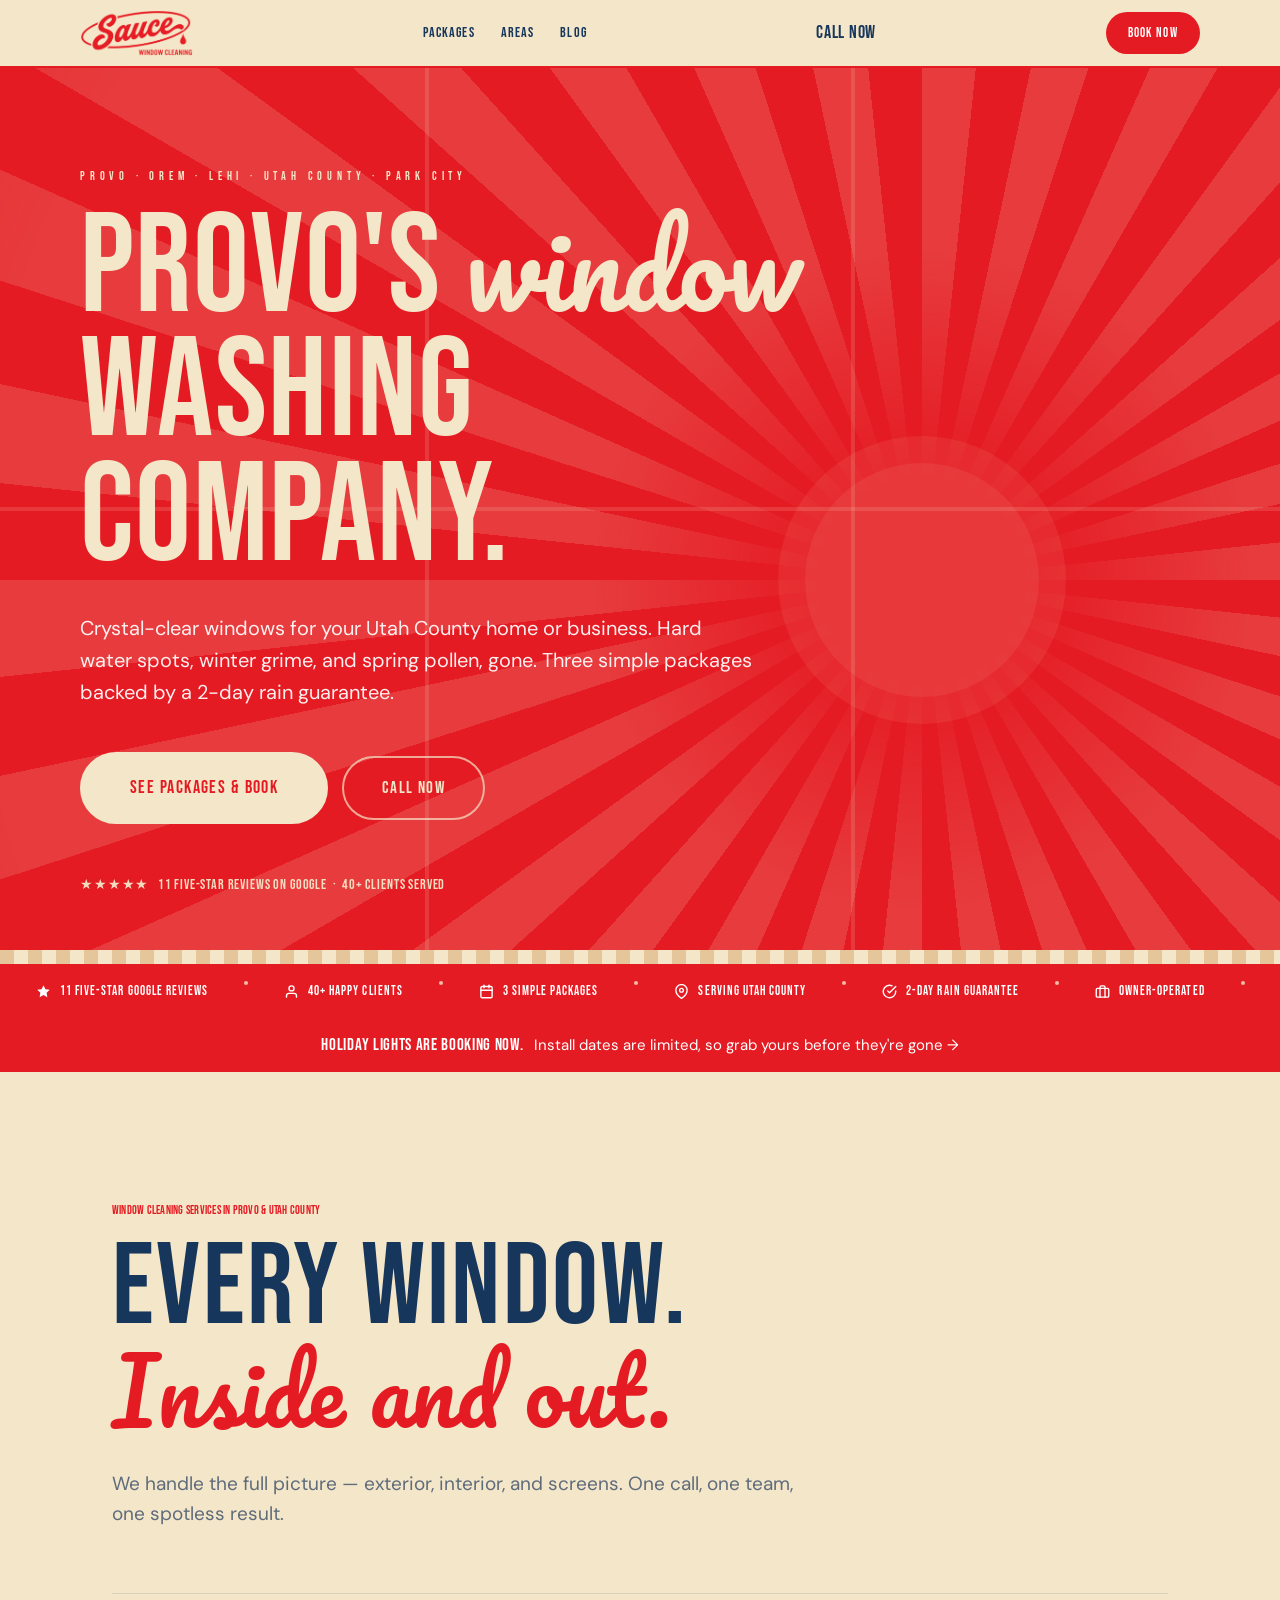
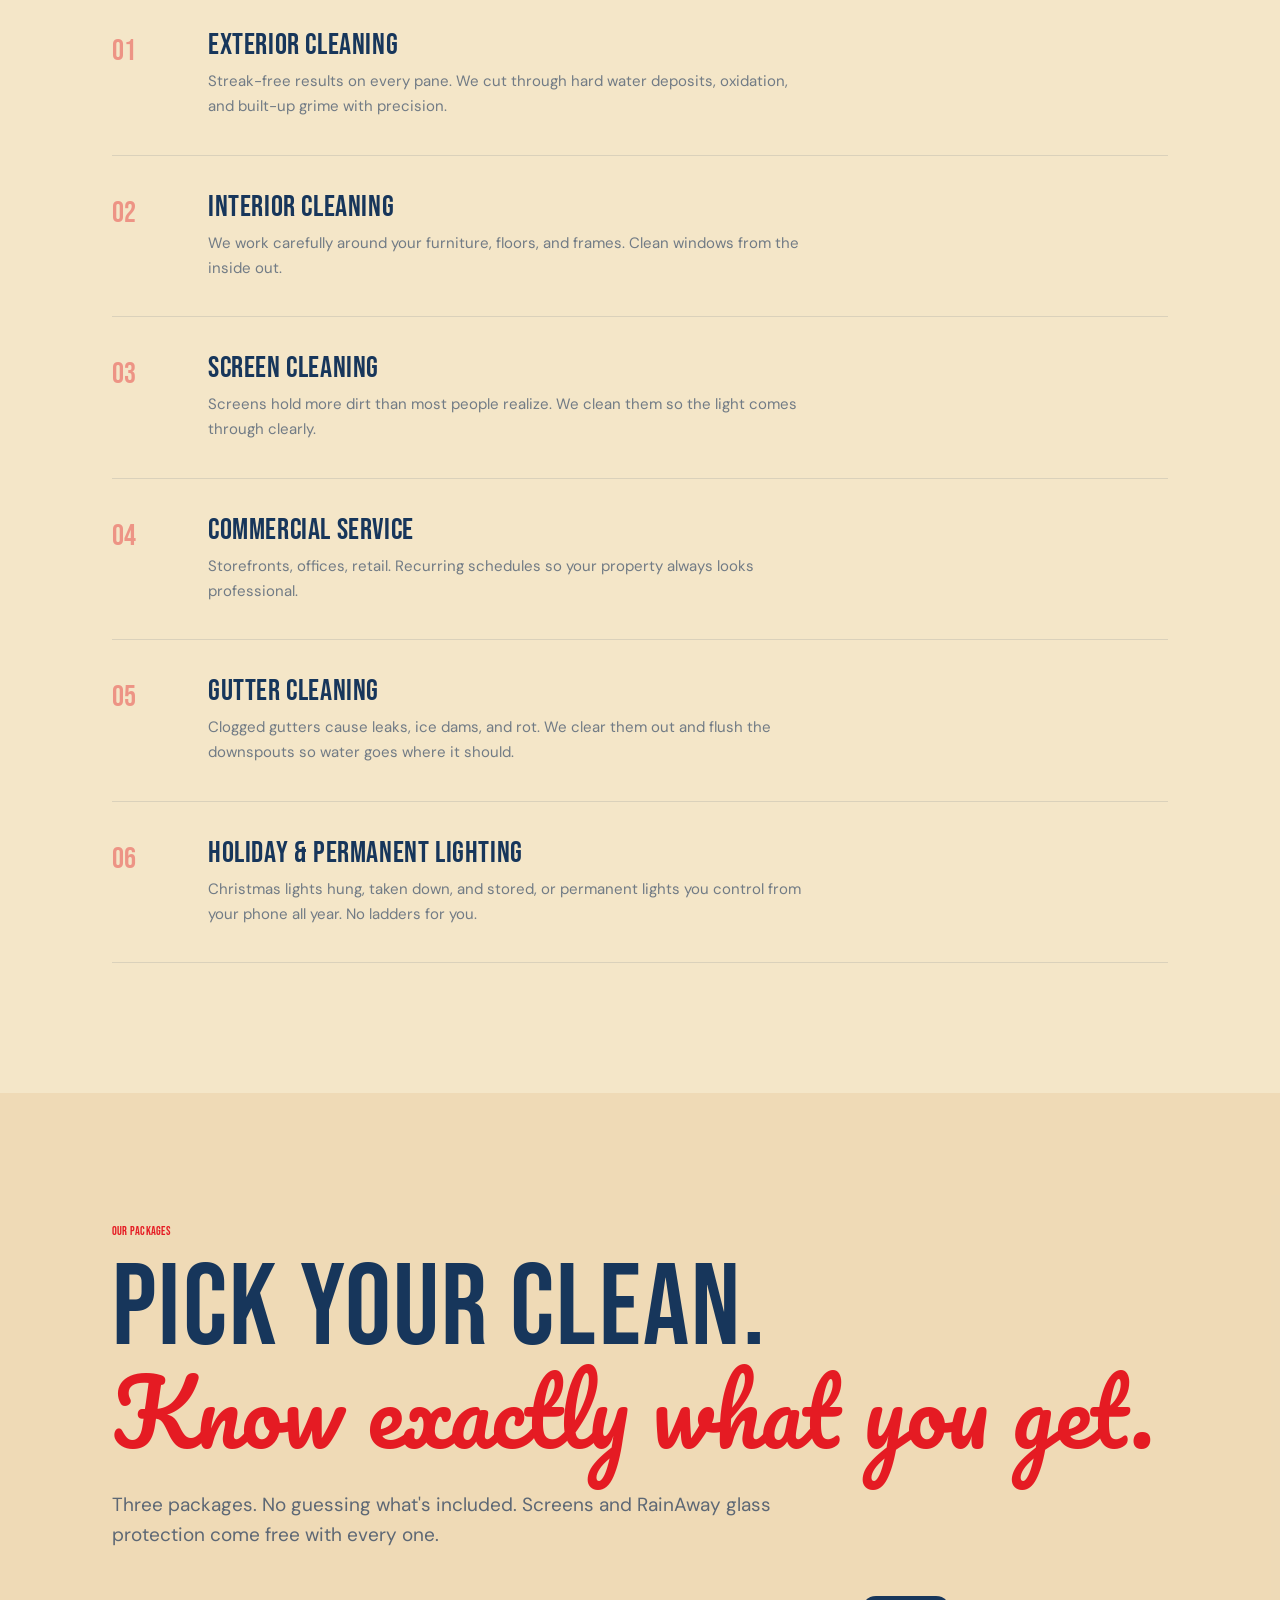
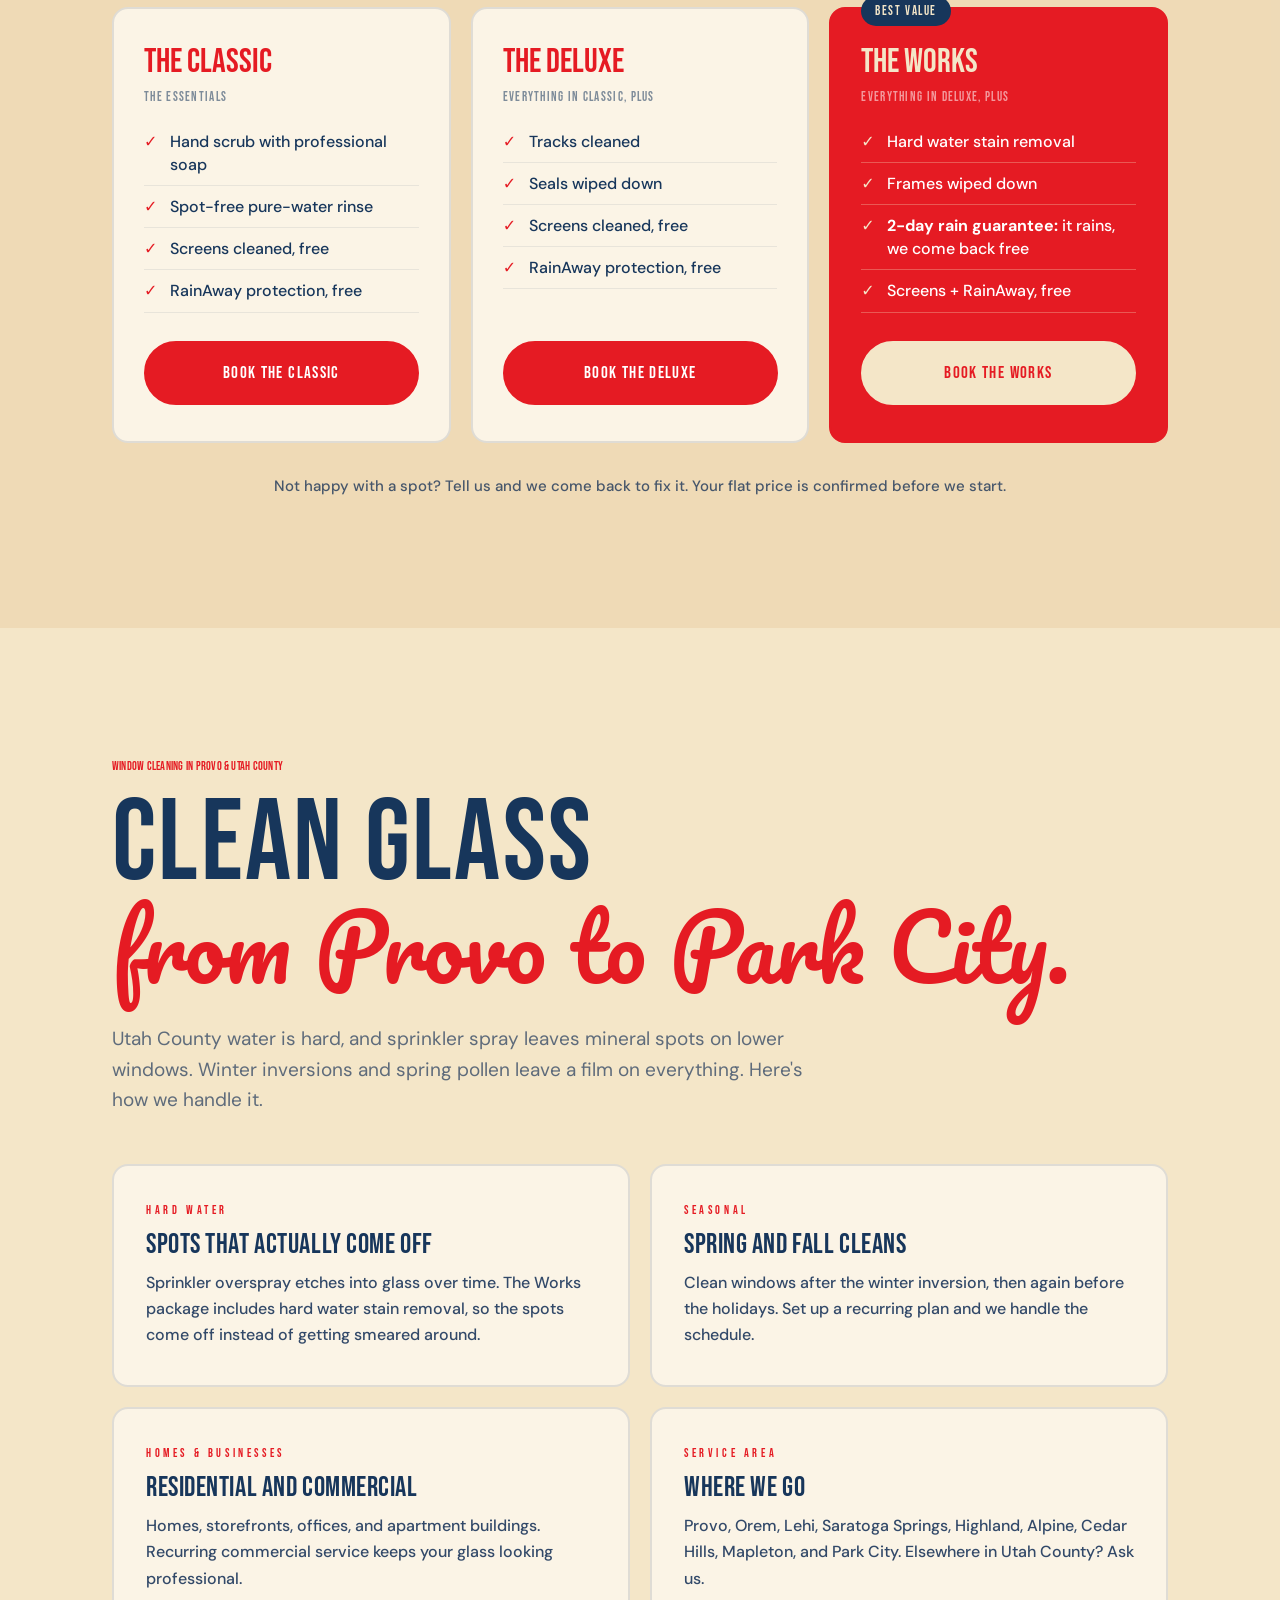
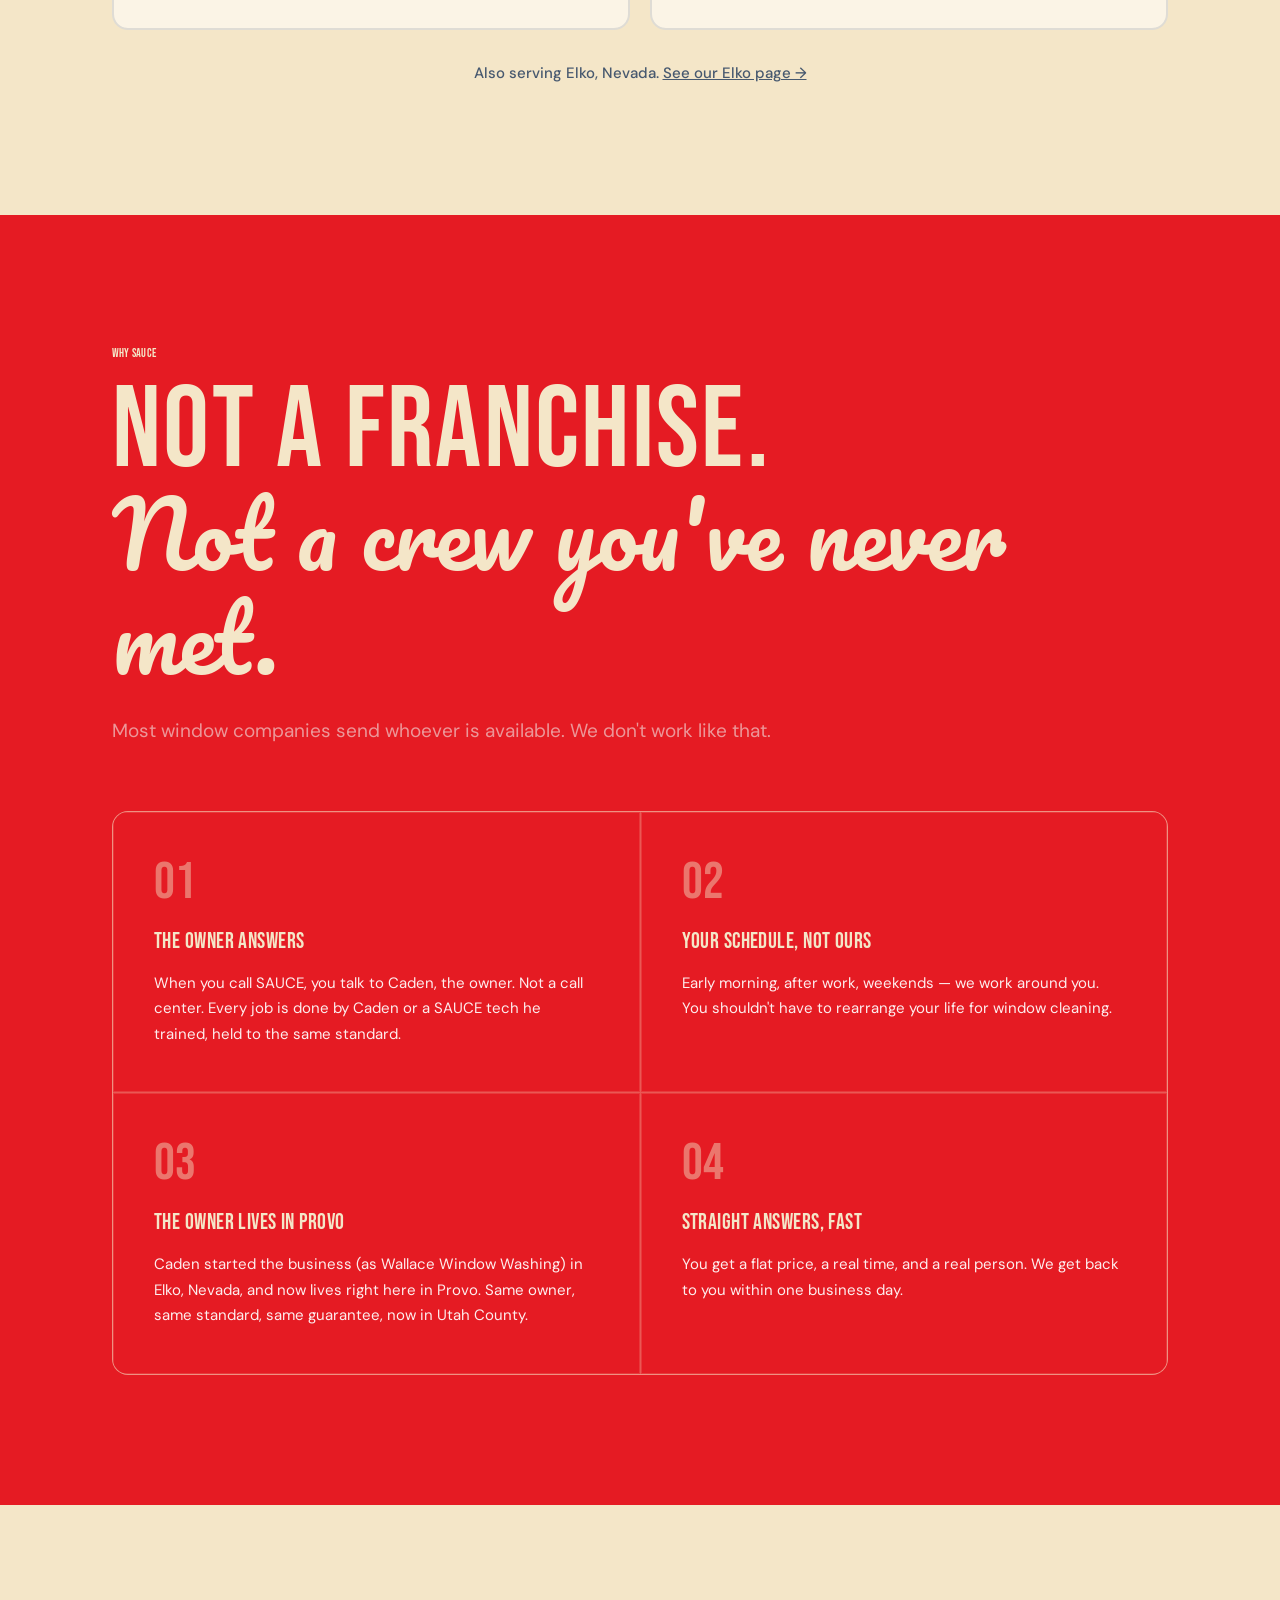
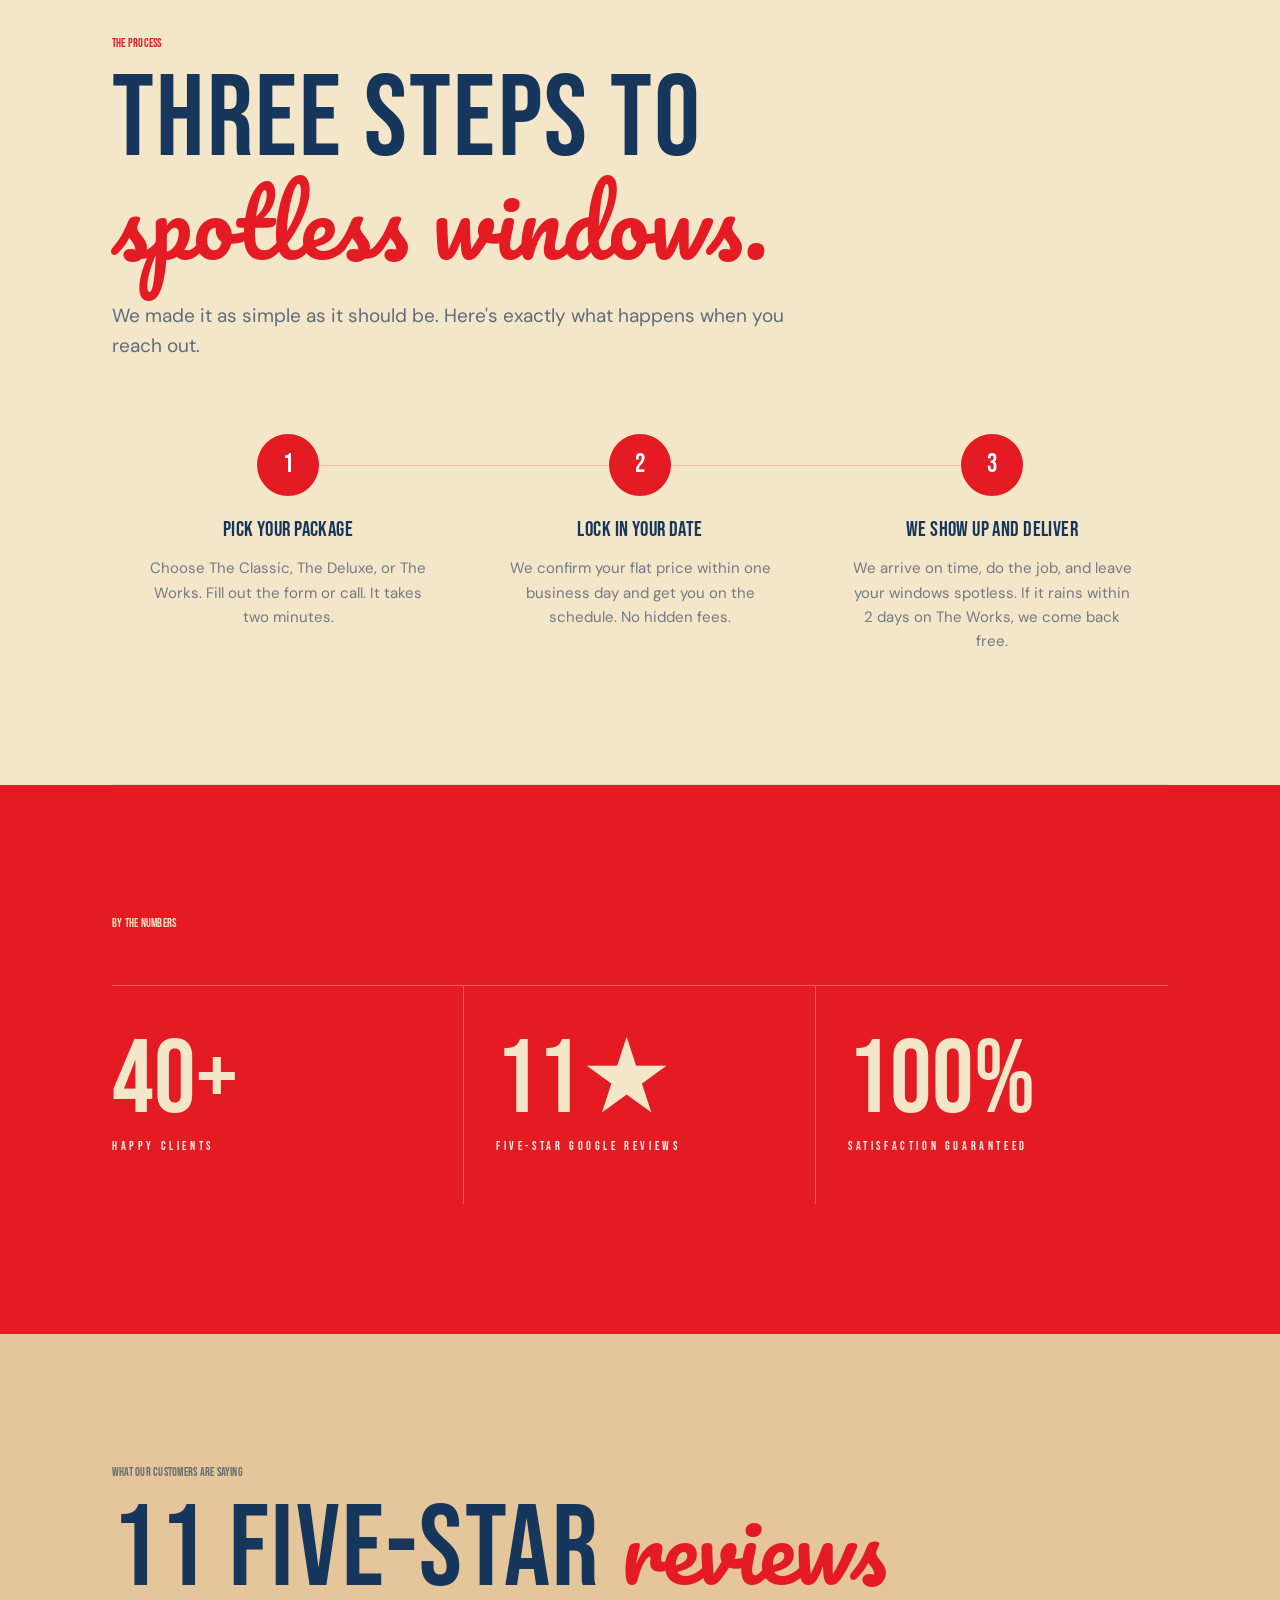
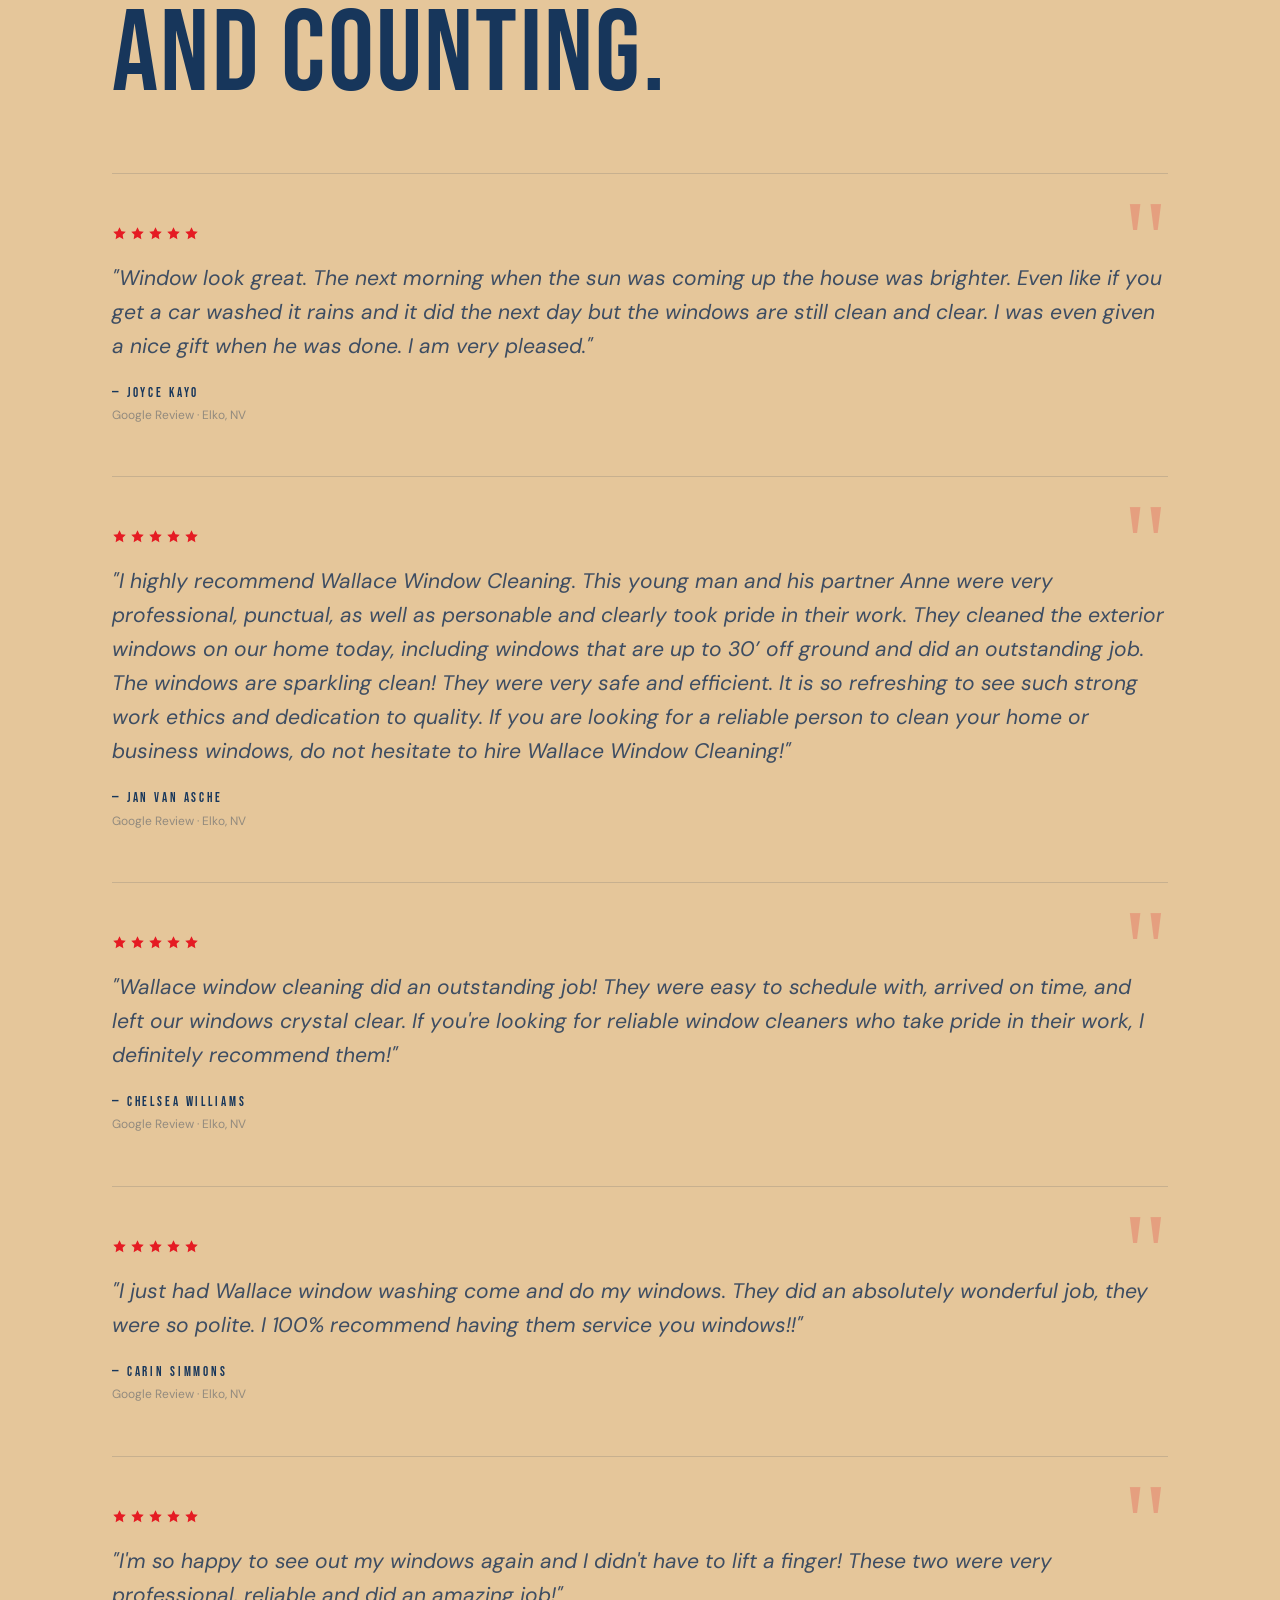
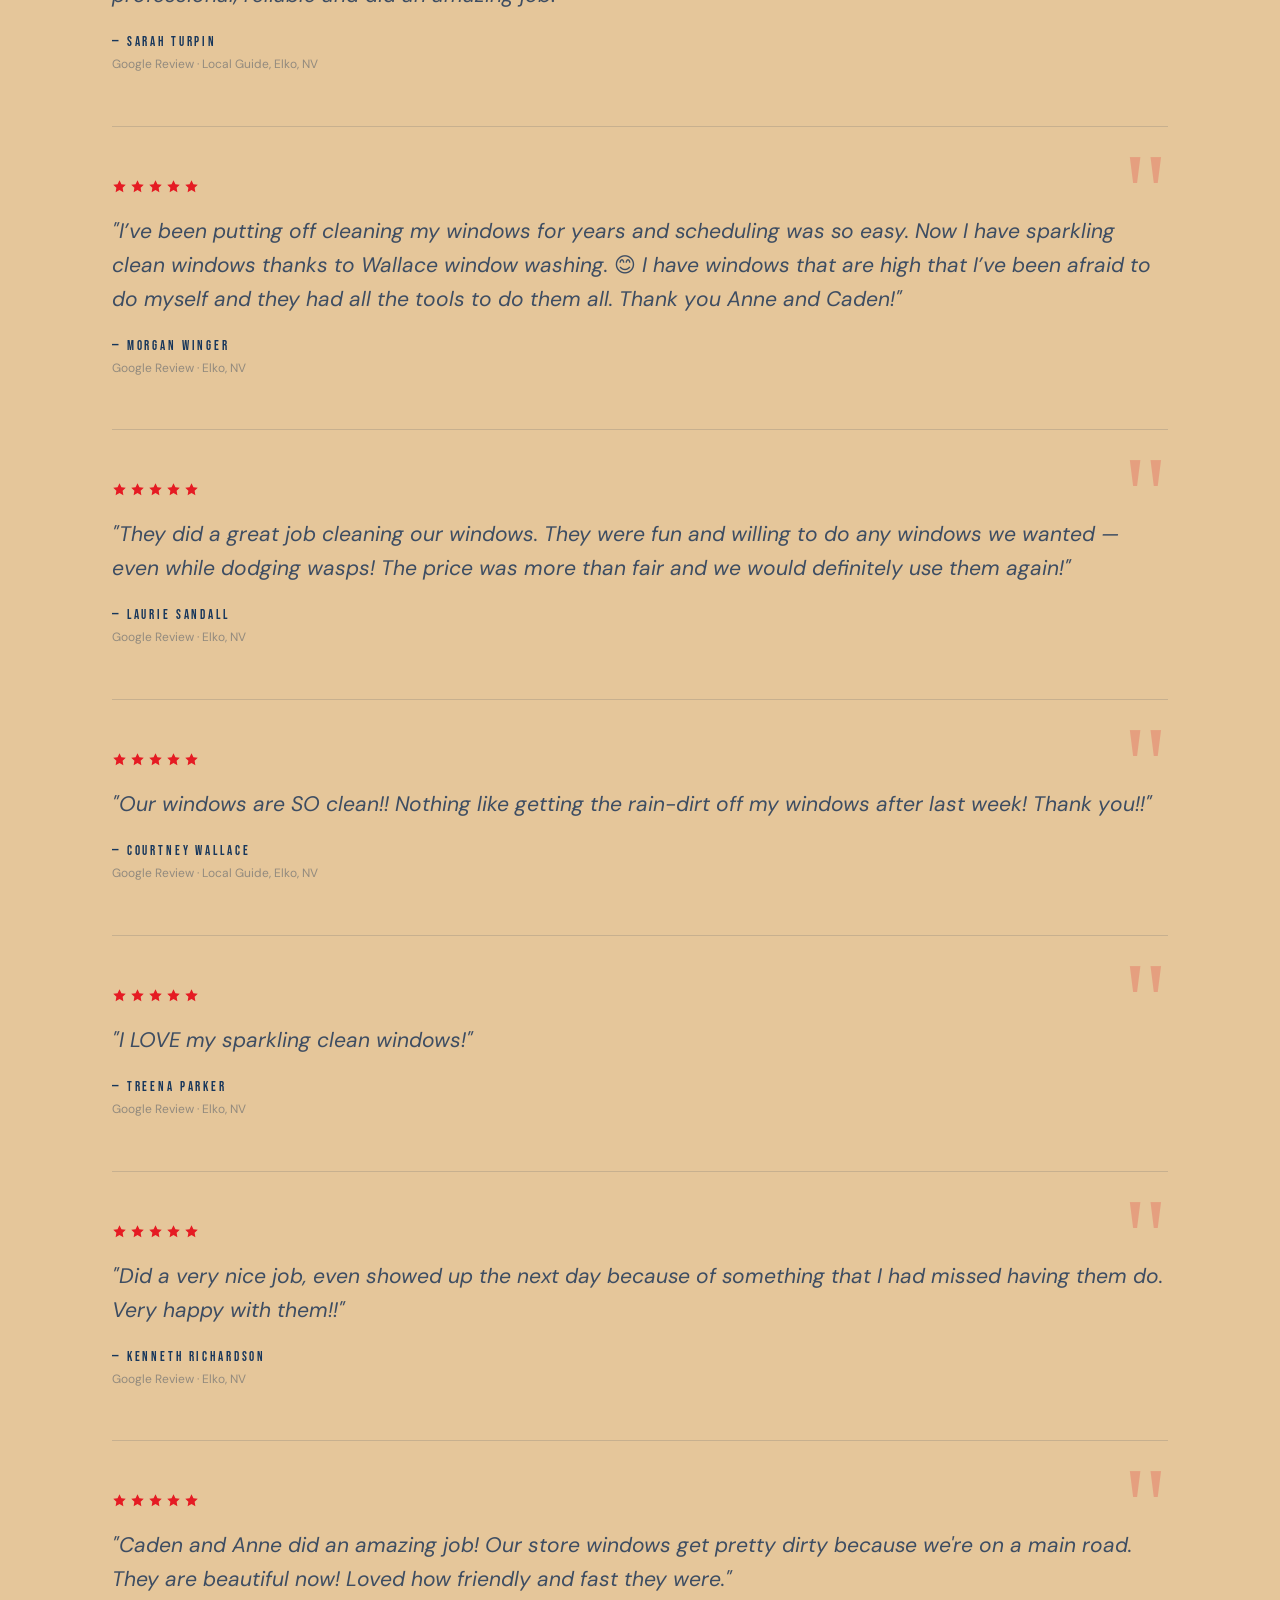
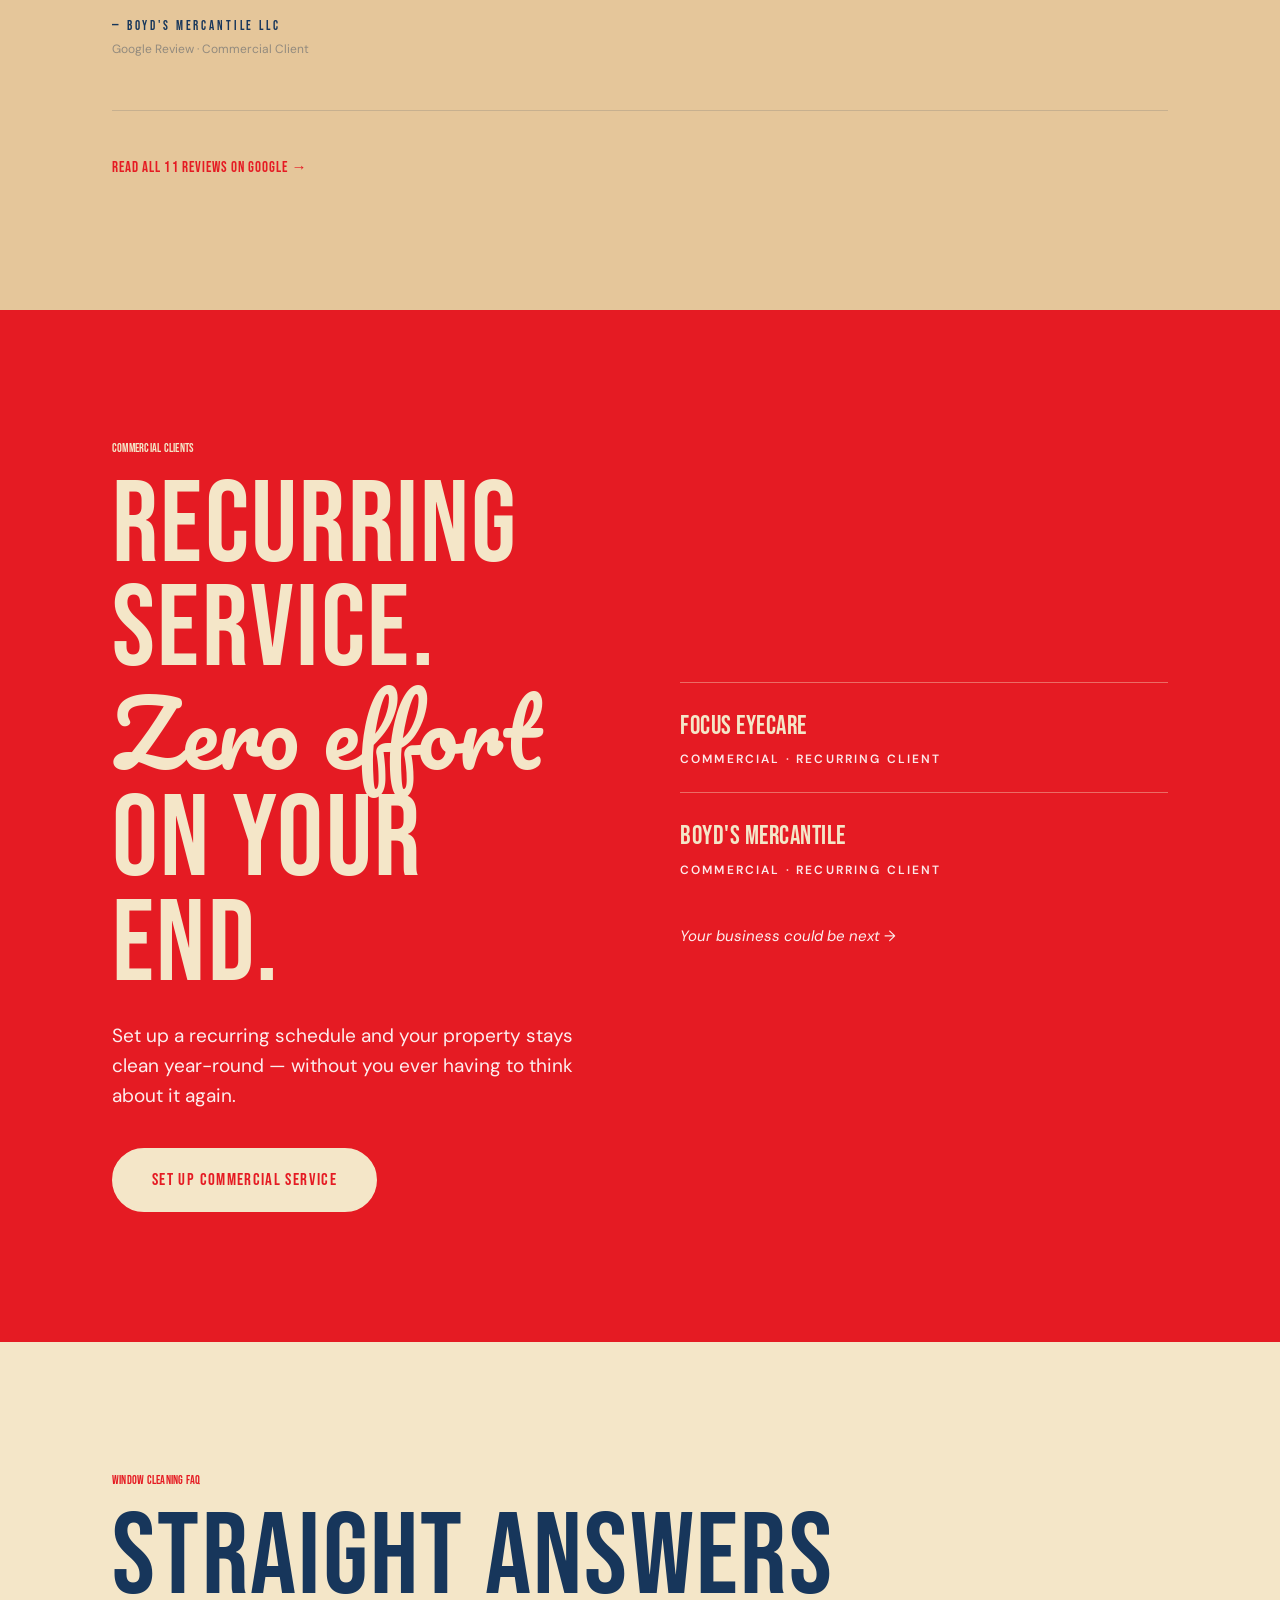
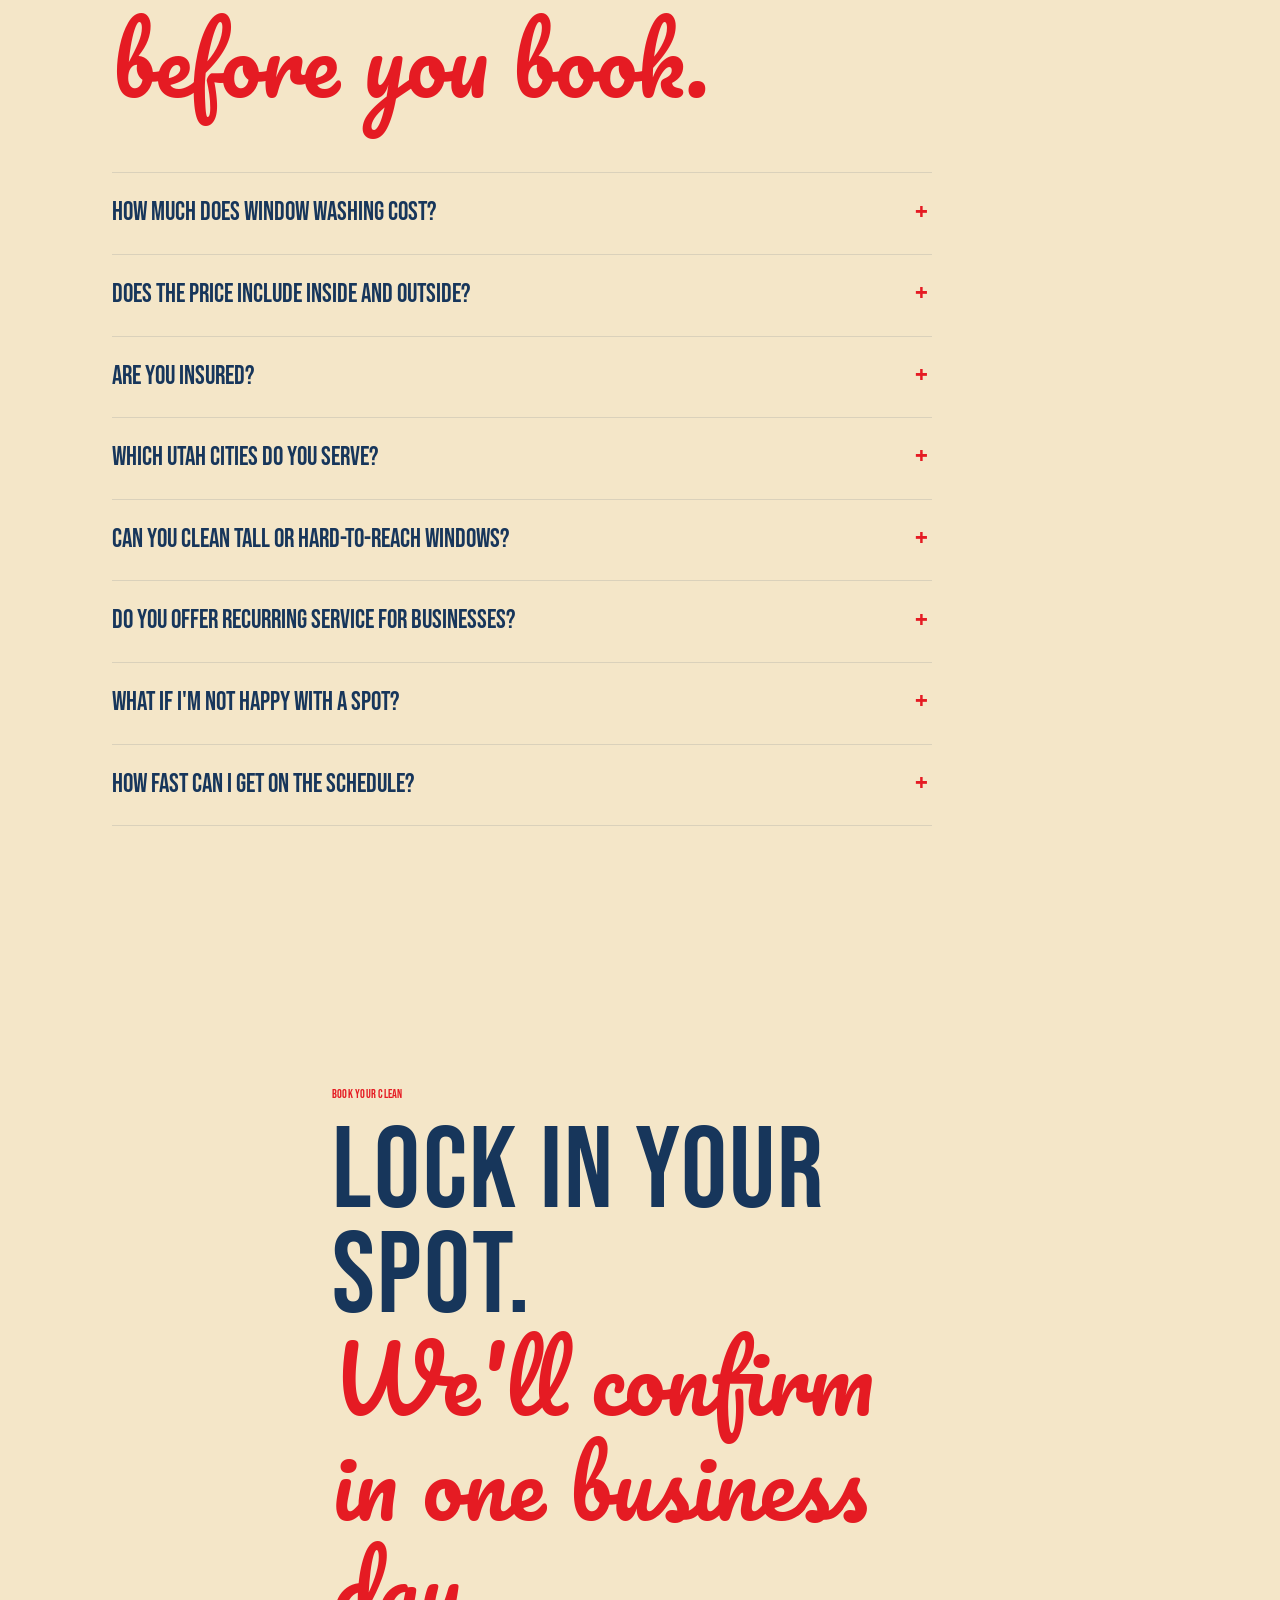
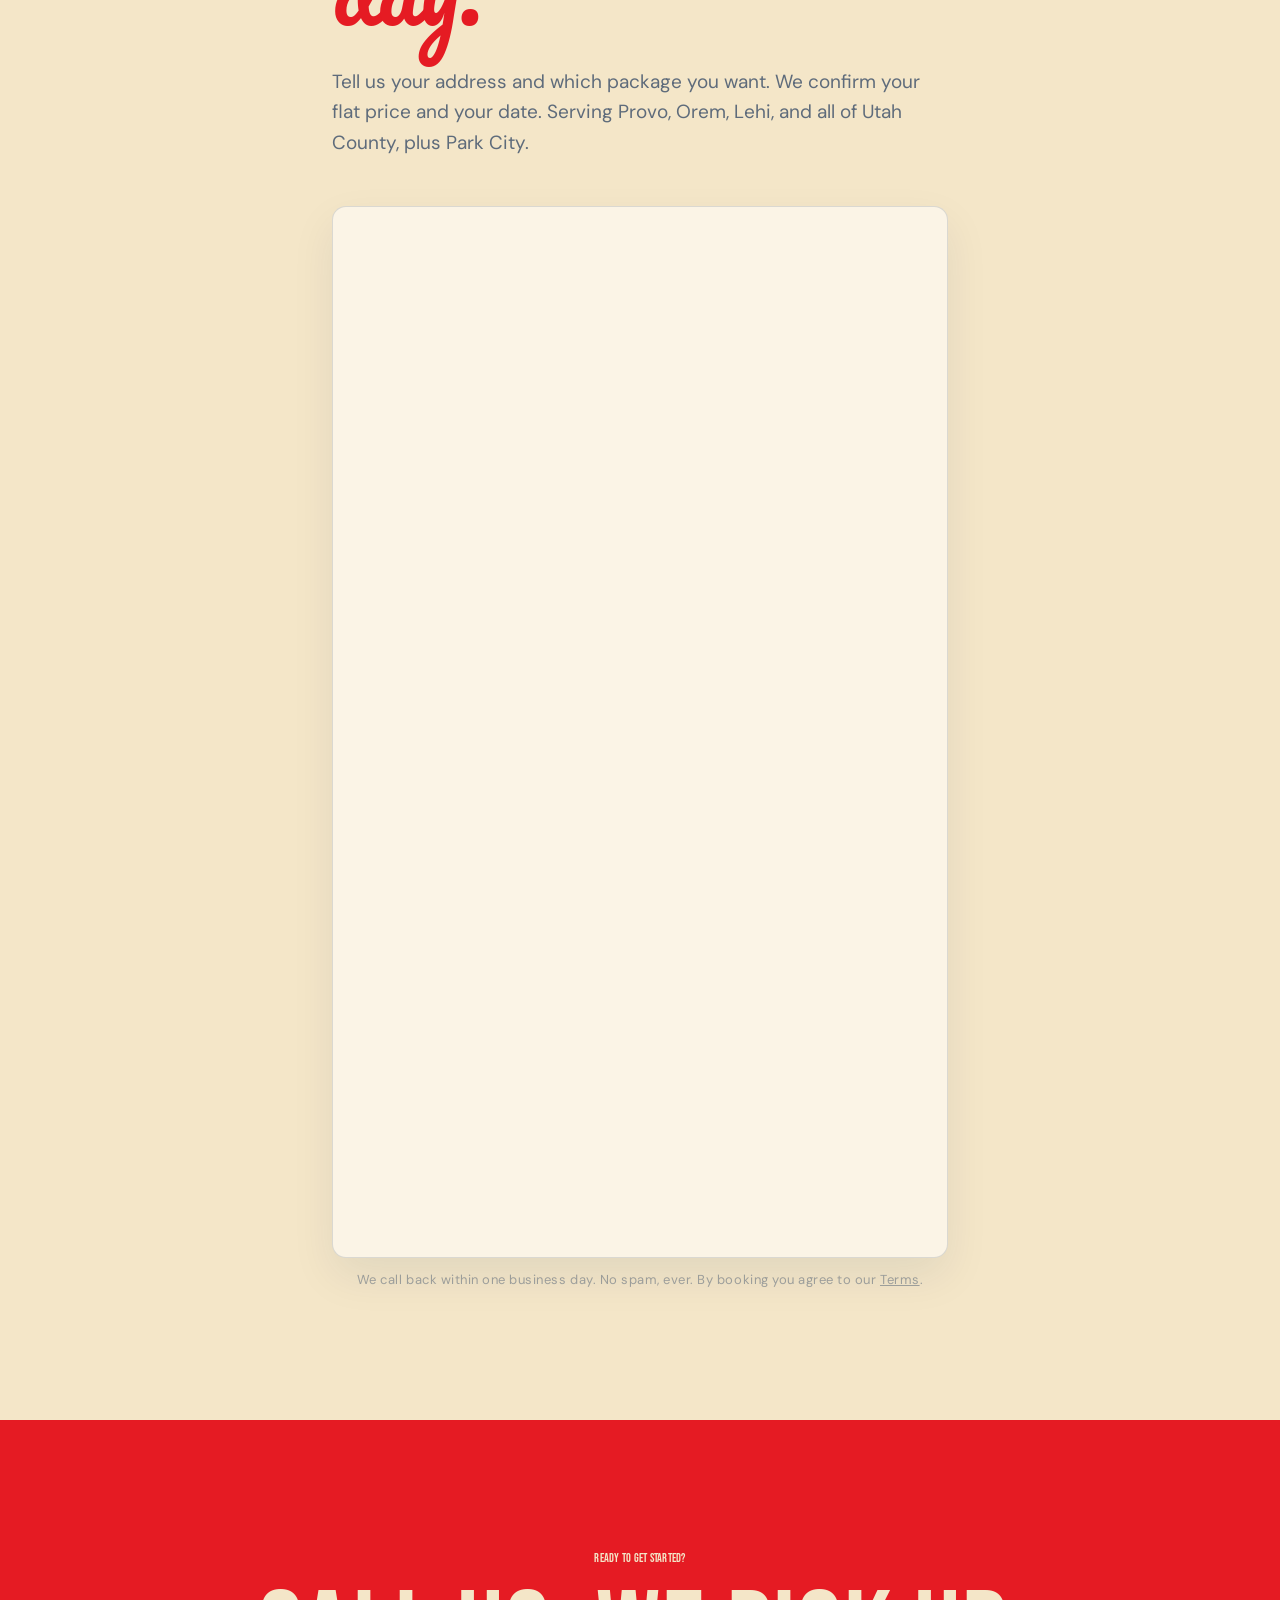
<file: provo/index.html>
<!DOCTYPE html>
<html lang="en">
<head>
  <meta charset="UTF-8">
  <meta name="viewport" content="width=device-width, initial-scale=1.0">
  <title>Window Washing in Provo, UT | SAUCE Window Cleaning</title>
  <meta name="description" content="Provo and Utah County window cleaning by SAUCE Window Cleaning. Hard water removal, screens, tracks, and gutters for homes and businesses in Provo, Orem, Lehi, and Park City.">
  <link rel="canonical" href="https://saucewindow.com/provo/">
  <meta name="robots" content="index, follow, max-snippet:-1, max-image-preview:large, max-video-preview:-1">
  <meta name="theme-color" content="#2270D4">
  <meta name="geo.region" content="US-UT">
  <meta name="geo.placename" content="Provo">

  <meta property="og:type" content="website">
  <meta property="og:site_name" content="SAUCE Window Cleaning">
  <meta property="og:locale" content="en_US">
  <meta property="og:title" content="Window Washing in Provo, UT | SAUCE Window Cleaning">
  <meta property="og:description" content="Provo and Utah County window cleaning by SAUCE Window Cleaning. Hard water removal, screens, tracks, and gutters for homes and businesses in Provo, Orem, Lehi, and Park City.">
  <meta property="og:url" content="https://saucewindow.com/provo/">
  <meta property="og:image" content="https://saucewindow.com/assets/hero-poster.jpg">
  <meta name="twitter:card" content="summary_large_image">
  <meta name="twitter:title" content="Window Washing in Provo, UT | SAUCE Window Cleaning">
  <meta name="twitter:description" content="Provo and Utah County window cleaning by SAUCE Window Cleaning. Hard water removal, screens, tracks, and gutters for homes and businesses in Provo, Orem, Lehi, and Park City.">
  <meta name="twitter:image" content="https://saucewindow.com/assets/hero-poster.jpg">

  <script type="application/ld+json">
  {
    "@context": "https://schema.org",
    "@graph": [
      {
        "@type": "WebSite",
        "@id": "https://saucewindow.com/#website",
        "url": "https://saucewindow.com/",
        "name": "SAUCE Window Cleaning",
        "alternateName": "Wallace Window Washing",
        "publisher": { "@id": "https://saucewindow.com/#business" }
      },
      {
        "@type": ["LocalBusiness", "HomeAndConstructionBusiness"],
        "@id": "https://saucewindow.com/#business",
        "name": "SAUCE Window Cleaning",
        "alternateName": "Wallace Window Washing",
        "description": "Owner-run residential and commercial window cleaning in Elko, Nevada and Utah County and Park City, Utah: exterior, interior, screen cleaning, gutter cleaning, and holiday light installation.",
                "url": "https://saucewindow.com/",
        "telephone": "+1-775-460-6004",
        "image": "https://saucewindow.com/assets/hero-poster.jpg",
        "areaServed": [
          { "@type": "AdministrativeArea", "name": "Utah County", "containedInPlace": { "@type": "State", "name": "Utah" } },
          { "@type": "City", "name": "Provo", "containedInPlace": { "@type": "State", "name": "Utah" } },
          { "@type": "City", "name": "Orem", "containedInPlace": { "@type": "State", "name": "Utah" } },
          { "@type": "City", "name": "Lehi", "containedInPlace": { "@type": "State", "name": "Utah" } },
          { "@type": "City", "name": "Saratoga Springs", "containedInPlace": { "@type": "State", "name": "Utah" } },
          { "@type": "City", "name": "Highland", "containedInPlace": { "@type": "State", "name": "Utah" } },
          { "@type": "City", "name": "Alpine", "containedInPlace": { "@type": "State", "name": "Utah" } },
          { "@type": "City", "name": "Cedar Hills", "containedInPlace": { "@type": "State", "name": "Utah" } },
          { "@type": "City", "name": "Mapleton", "containedInPlace": { "@type": "State", "name": "Utah" } },
          { "@type": "City", "name": "Park City", "containedInPlace": { "@type": "State", "name": "Utah" } }
        ],
        "sameAs": ["https://g.page/r/CWcIIirJ8A5tEBM/review", "https://www.instagram.com/wallacewindow/"],
        "hasOfferCatalog": {
          "@type": "OfferCatalog",
          "name": "Window cleaning services",
          "itemListElement": [
            { "@type": "Offer", "itemOffered": { "@type": "Service", "name": "Exterior window cleaning" } },
            { "@type": "Offer", "itemOffered": { "@type": "Service", "name": "Interior window cleaning" } },
            { "@type": "Offer", "itemOffered": { "@type": "Service", "name": "Window screen cleaning" } },
            { "@type": "Offer", "itemOffered": { "@type": "Service", "name": "Commercial window cleaning" } },
            { "@type": "Offer", "itemOffered": { "@type": "Service", "name": "Gutter cleaning" } },
            { "@type": "Offer", "itemOffered": { "@type": "Service", "name": "Christmas and permanent holiday light installation" } }
          ]
        }
      },
      {
        "@type": "FAQPage",
        "mainEntity": [
          { "@type": "Question", "name": "How much does window washing cost?", "acceptedAnswer": { "@type": "Answer", "text": "Your price depends on how many windows you have and which package you pick: The Classic, The Deluxe, or The Works. Send your address and we get back to you with a flat price within one business day." } },
          { "@type": "Question", "name": "Does the quote include inside and outside?", "acceptedAnswer": { "@type": "Answer", "text": "Not automatically. Most window cleaning quotes cover the exterior only, with interior cleaning as an add-on. Ask for the scope up front so the price matches what you expect." } },
          { "@type": "Question", "name": "Are you insured?", "acceptedAnswer": { "@type": "Answer", "text": "Yes. SAUCE Window Cleaning carries general liability insurance and is owner-run." } },
          { "@type": "Question", "name": "Which Utah cities do you serve?", "acceptedAnswer": { "@type": "Answer", "text": "Provo, Orem, Lehi, Saratoga Springs, Highland, Alpine, Cedar Hills, Mapleton, and Park City. Elsewhere in Utah County? Ask, and we will let you know." } },
          { "@type": "Question", "name": "Can you clean tall or hard-to-reach windows?", "acceptedAnswer": { "@type": "Answer", "text": "Yes. We have the equipment to clean high windows safely, including windows around 30 feet off the ground." } },
          { "@type": "Question", "name": "Do you offer recurring service for businesses?", "acceptedAnswer": { "@type": "Answer", "text": "Yes. Storefronts, offices, and retail locations can set up a recurring schedule so the glass always looks professional." } },
          { "@type": "Question", "name": "What if I'm not happy with a spot?", "acceptedAnswer": { "@type": "Answer", "text": "Tell us and we come back to fix it. A job isn't finished until you're satisfied." } }
        ]
      }
    ]
  }
  </script>

  <link rel="preconnect" href="https://fonts.googleapis.com">
  <link rel="preconnect" href="https://fonts.gstatic.com" crossorigin>
  <link href="https://fonts.googleapis.com/css2?family=Bebas+Neue&family=DM+Sans:ital,wght@0,400;0,500;0,700;1,400;1,500&family=Pacifico&display=swap" rel="stylesheet">
  <style>
    :root {
      --blue:  #2270D4;
      --sand:  #ECCEA8;
      --navy:  #0E2A52;
      --white: #F2F0ED;
    }
    *, *::before, *::after { box-sizing: border-box; margin: 0; padding: 0; }
    html { scroll-behavior: smooth; }
    body {
      font-family: 'DM Sans', system-ui, sans-serif;
      color: var(--navy);
      background: var(--white);
      line-height: 1.55;
      -webkit-font-smoothing: antialiased;
      opacity: 0;
      transition: opacity 0.55s ease;
    }
    @media (hover: hover) { body { cursor: none; } }
    @media (prefers-reduced-motion: reduce) {
      body { opacity: 1 !important; transition: none; }
      .reveal { opacity: 1 !important; transform: none !important; transition: none !important; }
    }

    /* ── CURSOR ── */
    #cur {
      position: fixed; top: 0; left: 0; z-index: 9999;
      width: 16px; height: 16px; border-radius: 50% 50% 50% 0;
      background: var(--blue); border: 2px solid var(--sand);
      pointer-events: none;
      transform: translate(-50%,-50%) rotate(45deg);
      transition: width .2s, height .2s, background .2s, opacity .3s, border-width .2s;
      opacity: 0;
    }
    #cur.on  { opacity: 1; }
    #cur.big { width: 40px; height: 40px; background: rgba(34,112,212,.28); border: 2px solid var(--sand); }

    /* ── REVEALS ── */
    .reveal { opacity: 0; transform: translateY(26px); transition: opacity .75s ease, transform .75s ease; }
    .reveal.in { opacity: 1; transform: none; }

    /* ── UTILS ── */
    .wrap { max-width: 1120px; margin: 0 auto; padding: 0 32px; }
    section { padding: 130px 0; }
    .eyebrow {
      font-family: 'Bebas Neue', Impact, sans-serif; font-weight: 700;
      font-size: 12px; letter-spacing: .40em; text-transform: uppercase;
      color: var(--blue); margin-bottom: 16px;
    }
    h2 {
      font-family: 'Bebas Neue', Impact, sans-serif; font-weight: 900;
      font-size: clamp(52px, 9vw, 116px); line-height: .91;
      letter-spacing: .005em; text-transform: uppercase; color: var(--navy);
    }
    h2 em { font-style: italic; color: var(--blue); }
    .lead { font-size: clamp(16px,1.6vw,19px); color: rgba(14,42,82,.65); max-width: 54ch; margin-top: 22px; line-height: 1.6; }
    .rule { height: 1px; background: var(--navy); opacity: .10; }
    .btn {
      display: inline-block; font-family: 'Bebas Neue', Impact, sans-serif;
      font-weight: 800; font-size: 17px; letter-spacing: .08em;
      text-transform: uppercase; text-decoration: none; padding: 17px 38px;
      border-radius: 6px; border: 2px solid transparent;
      transition: background .18s, color .18s, border-color .18s;
      will-change: transform;
    }
    .btn-blue  { background: var(--blue); color: var(--white); border-color: var(--blue); }
    .btn-blue:hover  { background: #1860bf; border-color: #1860bf; }
    .btn-sand  { background: var(--sand); color: var(--navy); border-color: var(--sand); }
    .btn-sand:hover  { background: #e4c18e; border-color: #e4c18e; }
    .btn-ghost { background: transparent; color: var(--sand); border-color: rgba(236,206,168,.4); }
    .btn-ghost:hover { background: rgba(236,206,168,.1); }

    /* ── NAV ── */
    nav {
      position: sticky; top: 0; z-index: 200;
      background: var(--sand); height: 68px; padding: 0 32px;
      transition: height .3s, background .3s, backdrop-filter .3s;
    }
    nav.scrolled {
      height: 56px;
      background: rgba(236,206,168,.90);
      backdrop-filter: blur(14px);
      -webkit-backdrop-filter: blur(14px);
    }
    .nav-inner { max-width: 1120px; margin: 0 auto; display: flex; align-items: center; justify-content: space-between; height: 100%; gap: 20px; }
    .nav-logo { display: flex; align-items: center; gap: 11px; text-decoration: none; flex-shrink: 0; }
    .nav-logo svg { width: 40px; height: auto; color: var(--navy); }
    .nav-wordmark { font-family: 'Bebas Neue', Impact, sans-serif; font-weight: 900; font-size: 17px; letter-spacing: .05em; text-transform: uppercase; color: var(--navy); line-height: 1.1; }
    .nav-wordmark span { display: block; color: var(--blue); font-size: 9px; letter-spacing: .24em; font-weight: 600; }
    .nav-links { display: flex; align-items: center; gap: 26px; }
    .nav-link { font-family: 'Bebas Neue', Impact, sans-serif; font-weight: 700; font-size: 14px; letter-spacing: .08em; text-transform: uppercase; color: var(--navy); text-decoration: none; transition: color .18s; }
    .nav-link:hover { color: var(--blue); }
    .nav-phone { font-family: 'Bebas Neue', Impact, sans-serif; font-weight: 700; font-size: 18px; color: var(--navy); text-decoration: none; letter-spacing: .04em; transition: color .18s; }
    .nav-phone:hover { color: var(--blue); }
    .nav-cta {
      font-family: 'Bebas Neue', Impact, sans-serif; font-weight: 800; font-size: 13px;
      letter-spacing: .10em; text-transform: uppercase; text-decoration: none;
      background: var(--blue); color: var(--white);
      padding: 11px 22px; border-radius: 5px; white-space: nowrap;
      transition: background .18s, color .18s;
    }
    .nav-cta:hover { background: #1860bf; color: var(--white); }

    /* ── HERO ── */
    .hero {
      background: var(--blue); min-height: 92vh;
      display: flex; flex-direction: column; justify-content: center;
      padding: 100px 32px 80px; position: relative; overflow: hidden;
    }
    .hero::before {
      content: '';
      position: absolute; inset: 0; pointer-events: none; opacity: .04;
      background-image: url("data:image/svg+xml,%3Csvg xmlns='http://www.w3.org/2000/svg' width='300' height='300'%3E%3Cfilter id='n'%3E%3CfeTurbulence type='fractalNoise' baseFrequency='.75' numOctaves='4'/%3E%3C/filter%3E%3Crect width='300' height='300' fill='%23fff'/%3E%3Crect width='300' height='300' fill='%23000' filter='url(%23n)' opacity='.05'/%3E%3C/svg%3E");
    }
    .hero-video-wrap {
      position: absolute; inset: 0; overflow: hidden; z-index: 0;
    }
    .hero-video {
      width: 100%; height: 100%; object-fit: cover; display: block;
    }
    .hero-scrim {
      position: absolute; inset: 0; z-index: 0; pointer-events: none;
      background: linear-gradient(180deg, rgba(17,27,43,.32) 0%, rgba(17,27,43,.55) 55%, rgba(17,27,43,.72) 100%);
    }
    @media (prefers-reduced-motion: reduce) {
      .hero-video { display: none; }
    }
    @media (max-width: 768px) {
      .hero-video-wrap { display: none; }
    }
    #sq-canvas {
      position: absolute; inset: 0;
      width: 100%; height: 100%;
      pointer-events: none; z-index: 0; opacity: .45;
    }
    .hero-inner { max-width: 1120px; margin: 0 auto; width: 100%; position: relative; z-index: 1; }
    .hero-eyebrow { font-family: 'Bebas Neue', Impact, sans-serif; font-weight: 700; font-size: 12px; letter-spacing: .40em; text-transform: uppercase; color: var(--sand); opacity: .80; margin-bottom: 20px; }
    .hero h1 {
      font-family: 'Bebas Neue', Impact, sans-serif; font-weight: 900; font-style: italic;
      font-size: clamp(64px,12vw,140px); line-height: .89; letter-spacing: .01em;
      text-transform: uppercase; color: var(--white); max-width: 14ch;
    }
    .hero h1 em { color: var(--sand); }
    .hero-sub { font-size: clamp(17px,1.8vw,20px); color: rgba(242,240,237,.65); max-width: 48ch; margin-top: 32px; line-height: 1.6; }
    .hero-actions { display: flex; align-items: center; gap: 14px; flex-wrap: wrap; margin-top: 44px; }
    .hero-proof { margin-top: 24px; font-family: 'Bebas Neue', Impact, sans-serif; font-weight: 700; font-size: 14px; letter-spacing: .06em; text-transform: uppercase; color: var(--sand); opacity: .72; }

    /* ── MARQUEE ── */
    .marquee-bar { background: var(--blue); padding: 17px 0; overflow: hidden; }
    .marquee-track { display: flex; width: max-content; animation: ticker 24s linear infinite; }
    .marquee-bar:hover .marquee-track { animation-play-state: paused; }
    @keyframes ticker { from { transform: translateX(0); } to { transform: translateX(-50%); } }
    .m-item {
      display: flex; align-items: center; gap: 9px; padding: 0 36px;
      font-family: 'Bebas Neue', Impact, sans-serif; font-weight: 700; font-size: 13px;
      letter-spacing: .08em; text-transform: uppercase; color: var(--white); white-space: nowrap; flex-shrink: 0;
    }
    .m-item svg { width: 15px; height: 15px; flex-shrink: 0; }
    .m-dot { width: 4px; height: 4px; border-radius: 50%; background: var(--sand); opacity: .4; flex-shrink: 0; }

    /* ── SERVICES EDITORIAL ── */
    .svc-list { margin-top: 64px; }
    .svc-row {
      display: grid; grid-template-columns: 60px 1fr; gap: 0 36px;
      padding: 36px 0; border-top: 1px solid rgba(14,42,82,.11);
      transition: padding-left .35s cubic-bezier(.25,.46,.45,.94);
    }
    .svc-row:last-child { border-bottom: 1px solid rgba(14,42,82,.11); }
    .svc-row:hover { padding-left: 14px; }
    .svc-n { font-family: 'Bebas Neue', Impact, sans-serif; font-weight: 900; font-style: italic; font-size: 30px; color: var(--blue); opacity: .40; line-height: 1; padding-top: 6px; }
    .svc-row h3 { font-family: 'Bebas Neue', Impact, sans-serif; font-weight: 900; font-size: clamp(22px,3vw,30px); text-transform: uppercase; color: var(--navy); line-height: 1; margin-bottom: 9px; }
    .svc-row:hover h3 { color: var(--blue); }
    .svc-row p { font-size: 15px; color: rgba(14,42,82,.57); line-height: 1.65; max-width: 60ch; }

    /* ── WHY ── */
    .why-section { background: var(--navy); }
    .why-section .eyebrow { color: var(--sand); opacity: .75; }
    .why-section h2 { color: var(--white); }
    .why-section h2 em { color: var(--sand); }
    .why-section .lead { color: rgba(242,240,237,.58); }
    .why-grid { display: grid; grid-template-columns: repeat(2,1fr); gap: 1px; margin-top: 64px; background: rgba(255,255,255,.06); border: 1px solid rgba(255,255,255,.06); border-radius: 16px; overflow: hidden; }
    .why-item { background: var(--navy); padding: 44px 40px; border: 1px solid rgba(255,255,255,.05); }
    .why-n { font-family: 'Bebas Neue', Impact, sans-serif; font-weight: 900; font-style: italic; font-size: 52px; color: var(--sand); opacity: .18; line-height: 1; margin-bottom: 16px; }
    .why-item h3 { font-family: 'Bebas Neue', Impact, sans-serif; font-weight: 900; font-size: 22px; text-transform: uppercase; color: var(--white); margin-bottom: 12px; }
    .why-item p { font-size: 15px; color: rgba(242,240,237,.52); line-height: 1.7; }

    /* ── STEPS ── */
    .steps { display: grid; grid-template-columns: repeat(3,1fr); gap: 0; margin-top: 72px; position: relative; }
    .steps::before { content: ''; position: absolute; top: 31px; left: calc(16.666% + 28px); right: calc(16.666% + 28px); height: 1px; background: var(--blue); opacity: .22; }
    .step { text-align: center; padding: 0 32px; }
    .step-num { width: 62px; height: 62px; border-radius: 50%; background: var(--blue); color: var(--white); font-family: 'Bebas Neue', Impact, sans-serif; font-weight: 900; font-size: 26px; display: flex; align-items: center; justify-content: center; margin: 0 auto 18px; }
    .step h3 { font-family: 'Bebas Neue', Impact, sans-serif; font-weight: 900; font-size: 21px; text-transform: uppercase; color: var(--navy); margin-bottom: 10px; }
    .step p { font-size: 15px; color: rgba(14,42,82,.57); line-height: 1.62; }

    /* ── STATS ── */
    .stats-section { background: var(--navy); }
    .stats-section .eyebrow { color: var(--sand); opacity: .72; }
    .stats-grid { display: grid; grid-template-columns: repeat(3,1fr); margin-top: 52px; border-top: 1px solid rgba(255,255,255,.08); }
    .stat-item { padding: 48px 32px 48px 0; border-right: 1px solid rgba(255,255,255,.08); }
    .stat-item:last-child { border-right: none; }
    .stat-item:not(:first-child) { padding-left: 32px; }
    .stat-num { font-family: 'Bebas Neue', Impact, sans-serif; font-weight: 900; font-style: italic; font-size: clamp(64px,9vw,104px); line-height: .9; color: var(--white); }
    .stat-num .accent { color: var(--sand); }
    .stat-label { font-family: 'Bebas Neue', Impact, sans-serif; font-weight: 700; font-size: 12px; letter-spacing: .30em; text-transform: uppercase; color: rgba(242,240,237,.42); margin-top: 10px; }

    /* ── TESTIMONIALS EDITORIAL ── */
    .testimonials-section { background: var(--sand); }
    .testimonials-section .eyebrow { color: rgba(14,42,82,.58); }
    .testimonials-section h2 { color: var(--navy); }
    .testimonials-section h2 em { color: var(--blue); }
    .quote-list { margin-top: 64px; }
    .q-item { padding: 52px 0; border-top: 1px solid rgba(14,42,82,.14); position: relative; }
    .q-item:last-child { border-bottom: 1px solid rgba(14,42,82,.14); }
    .q-mark { position: absolute; top: 32px; right: 0; font-family: Georgia, serif; font-size: 110px; line-height: .6; color: var(--blue); opacity: .14; pointer-events: none; user-select: none; }
    .q-stars { display: flex; gap: 3px; margin-bottom: 20px; }
    .q-stars svg { width: 15px; height: 15px; fill: #c49840; }
    .q-text { font-size: clamp(17px,2vw,21px); font-style: italic; color: rgba(14,42,82,.78); line-height: 1.62; max-width: 72ch; margin-bottom: 20px; }
    .q-by { font-family: 'Bebas Neue', Impact, sans-serif; font-weight: 800; font-size: 13px; letter-spacing: .22em; text-transform: uppercase; color: var(--navy); }
    .q-src { font-size: 12px; color: rgba(14,42,82,.38); margin-top: 3px; }
    .reviews-footer { margin-top: 44px; }
    .reviews-footer a { font-family: 'Bebas Neue', Impact, sans-serif; font-weight: 700; font-size: 15px; letter-spacing: .07em; text-transform: uppercase; color: var(--blue); text-decoration: none; }
    .reviews-footer a:hover { text-decoration: underline; }

    /* ── COMMERCIAL ── */
    .commercial-section { background: var(--blue); }
    .commercial-section .eyebrow { color: var(--sand); opacity: .85; }
    .commercial-section h2 { color: var(--white); }
    .commercial-section h2 em { color: var(--sand); }
    .commercial-section .lead { color: rgba(242,240,237,.68); }
    .comm-inner { display: grid; grid-template-columns: 1fr 1fr; gap: 80px; align-items: center; }
    .client-stack { display: flex; flex-direction: column; }
    .client-card { padding: 24px 0; border-top: 1px solid rgba(255,255,255,.14); }
    .client-card:last-of-type { border-bottom: 1px solid rgba(255,255,255,.14); }
    .client-card strong { font-family: 'Bebas Neue', Impact, sans-serif; font-weight: 900; font-size: 26px; text-transform: uppercase; letter-spacing: .02em; color: var(--white); display: block; }
    .client-card span { font-size: 12px; font-weight: 600; letter-spacing: .18em; text-transform: uppercase; color: var(--sand); opacity: .68; margin-top: 3px; display: block; }
    .client-next { padding: 22px 0; font-size: 15px; font-style: italic; color: rgba(255,255,255,.36); }

    /* ── FORM ── */
    .form-section { background: var(--white); }
    .form-wrap { max-width: 680px; }
    .form-grid { display: grid; grid-template-columns: 1fr 1fr; gap: 14px; }
    .field { display: flex; flex-direction: column; gap: 7px; }
    .field label { font-family: 'Bebas Neue', Impact, sans-serif; font-weight: 700; font-size: 11px; letter-spacing: .26em; text-transform: uppercase; color: var(--navy); }
    .field input, .field textarea { padding: 14px 16px; border: 1.5px solid rgba(14,42,82,.14); border-radius: 8px; font-family: 'DM Sans', sans-serif; font-size: 16px; color: var(--navy); background: var(--white); transition: border .18s; }
    .field input:focus, .field textarea:focus { border-color: var(--blue); }
    .field textarea { resize: vertical; }
    .cb-group { display: flex; flex-wrap: wrap; gap: 10px; }
    .cb-label { display: flex; align-items: center; gap: 8px; padding: 11px 18px; border: 1.5px solid rgba(14,42,82,.14); border-radius: 8px; font-size: 15px; font-weight: 500; transition: border .18s; cursor: pointer; }
    .cb-label:hover { border-color: var(--blue); }
    .cb-label input { accent-color: var(--blue); }
    .form-btn { width: 100%; margin-top: 24px; font-size: 18px; padding: 20px; }
    .form-note { text-align: center; font-size: 13px; color: rgba(14,42,82,.36); margin-top: 12px; letter-spacing: .04em; }
    .gform-wrap {
      margin-top: 48px; background: var(--white); border: 1.5px solid rgba(14,42,82,.14);
      border-radius: 14px; overflow: hidden; box-shadow: 0 18px 44px rgba(14,42,82,.08);
    }
    .gform-wrap iframe { display: block; width: 100%; height: 1050px; border: 0; }
    @media (max-width: 620px) { .gform-wrap iframe { height: 1250px; } }

    /* ── FAQ ── */
    .faq-list { margin-top: 56px; max-width: 820px; }
    .faq-item { border-top: 1px solid rgba(14,42,82,.11); }
    .faq-item:last-child { border-bottom: 1px solid rgba(14,42,82,.11); }
    .faq-item summary {
      list-style: none; cursor: pointer; padding: 26px 48px 26px 0; position: relative;
      font-family: 'Bebas Neue', Impact, sans-serif; font-weight: 900; font-size: clamp(20px,2.6vw,26px);
      text-transform: uppercase; line-height: 1.1; color: var(--navy); transition: color .18s;
    }
    .faq-item summary::-webkit-details-marker { display: none; }
    .faq-item summary::after {
      content: '+'; position: absolute; right: 4px; top: 50%; transform: translateY(-50%);
      font-size: 32px; font-weight: 700; color: var(--blue); transition: transform .2s;
    }
    .faq-item[open] summary::after { content: '\2212'; }
    .faq-item summary:hover { color: var(--blue); }
    .faq-item p { font-size: 16px; color: rgba(14,42,82,.66); line-height: 1.7; max-width: 64ch; padding: 0 0 28px; }

    /* ── FINAL CTA ── */
    .cta-section { background: var(--navy); text-align: center; padding: 130px 32px; }
    .cta-section .eyebrow { color: var(--sand); opacity: .62; }
    .cta-section h2 { color: var(--white); }
    .cta-section h2 em { color: var(--sand); }
    .cta-section .lead { color: rgba(242,240,237,.57); margin: 22px auto 0; }
    .cta-phone { display: block; margin-top: 20px; font-family: 'Bebas Neue', Impact, sans-serif; font-weight: 900; font-size: clamp(36px,5vw,58px); color: var(--sand); text-decoration: none; letter-spacing: .02em; }
    .cta-phone:hover { color: var(--white); }
    .cta-or { font-family: 'Bebas Neue', Impact, sans-serif; font-weight: 700; font-size: 12px; letter-spacing: .3em; text-transform: uppercase; color: rgba(242,240,237,.22); margin: 24px 0; }
    .cta-sub { display: block; margin-top: 12px; font-size: 12px; color: rgba(242,240,237,.30); letter-spacing: .10em; text-transform: uppercase; font-family: 'Bebas Neue', Impact, sans-serif; font-weight: 600; }

    /* ── SOCIAL ── */
    .social-section { background: var(--sand); padding: 72px 32px; text-align: center; }
    .social-section .eyebrow { color: rgba(14,42,82,.58); }
    .social-section h2 { font-size: clamp(34px, 5.5vw, 60px); line-height: .95; margin-bottom: 14px; }
    .social-section p { font-size: 17px; color: rgba(14,42,82,.68); max-width: 46ch; margin: 0 auto; line-height: 1.6; }
    .social-btn {
      display: inline-flex; align-items: center; gap: 12px; margin-top: 30px;
      font-family: 'Bebas Neue', Impact, sans-serif; font-weight: 800; font-size: 22px; letter-spacing: .05em;
      text-decoration: none; color: var(--white); background: var(--navy);
      padding: 16px 34px; border-radius: 6px; border: 2px solid var(--navy);
      transition: background .18s, color .18s, border-color .18s;
    }
    .social-btn:hover { background: var(--blue); border-color: var(--blue); }
    .social-btn svg { width: 26px; height: 26px; flex-shrink: 0; }
    @media (max-width: 620px) { .social-section { padding: 56px 24px; } }

    /* ── FOOTER ── */
    footer { background: #060F1E; padding: 52px 0; }
    .footer-inner { max-width: 1120px; margin: 0 auto; padding: 0 32px; display: flex; align-items: center; justify-content: space-between; flex-wrap: wrap; gap: 24px; }
    .footer-brand { display: flex; align-items: center; gap: 11px; }
    .footer-brand svg { width: 38px; height: auto; color: var(--sand); opacity: .44; }
    .footer-brand-name { font-family: 'Bebas Neue', Impact, sans-serif; font-weight: 800; font-size: 14px; text-transform: uppercase; color: rgba(242,240,237,.38); letter-spacing: .05em; }
    .footer-links { display: flex; gap: 28px; flex-wrap: wrap; }
    .footer-links a { font-family: 'Bebas Neue', Impact, sans-serif; font-weight: 600; font-size: 11px; letter-spacing: .24em; text-transform: uppercase; color: rgba(242,240,237,.28); text-decoration: none; transition: color .18s; }
    .footer-links a:hover { color: rgba(242,240,237,.70); }
    .footer-copy { font-size: 12px; color: rgba(242,240,237,.20); letter-spacing: .04em; }

    /* ── RESPONSIVE ── */
    @media (max-width: 860px) {
      .why-grid      { grid-template-columns: 1fr; }
      .comm-inner    { grid-template-columns: 1fr; gap: 52px; }
      .stats-grid    { grid-template-columns: 1fr 1fr; }
      .stat-item:last-child { border-top: 1px solid rgba(255,255,255,.08); grid-column: 1/-1; border-right: none; padding-left: 0; }
      section { padding: 90px 0; }
      .nav-phone { display: none; }
      .nav-links { display: none; }
    }
    @media (max-width: 620px) {
      .svc-row       { grid-template-columns: 44px 1fr; gap: 0 18px; padding: 28px 0; }
      .form-grid     { grid-template-columns: 1fr; }
      .steps         { grid-template-columns: 1fr; }
      .steps::before { display: none; }
      .step          { text-align: left; display: flex; align-items: flex-start; gap: 20px; padding: 0; margin-bottom: 32px; }
      .step-num      { flex-shrink: 0; margin: 0; }
      .hero-actions  { flex-direction: column; align-items: flex-start; }
      .hero          { padding: 80px 24px 60px; }
      .cta-section   { padding: 90px 24px; }
      nav            { padding: 0 20px; }
      .wrap          { padding: 0 20px; }
      .stats-grid    { grid-template-columns: 1fr; }
      .stat-item     { border-right: none !important; padding-left: 0 !important; border-top: 1px solid rgba(255,255,255,.08); padding-bottom: 32px; }
      .stat-item:first-child { padding-top: 32px; }
    }
  
    /* Holiday bar */
    .holiday-bar { display:block; background: var(--sand); color: var(--navy); text-align:center; padding: 14px 24px; font-family:'DM Sans', sans-serif; font-size:15px; text-decoration:none; }
    .holiday-bar strong { font-family:'Bebas Neue', Impact, sans-serif; font-weight:900; text-transform:uppercase; letter-spacing:.04em; font-size:17px; margin-right:6px; }
    .holiday-bar:hover { background:#e4c18e; }
    /* Pricing tiers */
    .pricing-section { background: rgba(34,112,212,.06); }
    .tier-grid { display:grid; grid-template-columns: repeat(3,1fr); gap: 20px; margin-top: 56px; align-items: stretch; }
    .tier { position:relative; background: var(--white); border: 1px solid rgba(14,42,82,.12); border-radius: 16px; padding: 36px 30px; display:flex; flex-direction:column; }
    .tier-best { background: var(--navy); border-color: var(--navy); transform: translateY(-8px); }
    .tier-flag { position:absolute; top:-13px; left:30px; background: var(--sand); color: var(--navy); font-family:'Bebas Neue', Impact, sans-serif; font-weight:900; font-size:13px; letter-spacing:.12em; text-transform:uppercase; padding: 5px 14px; border-radius: 999px; }
    .tier-name { font-family:'Bebas Neue', Impact, sans-serif; font-weight:900; font-style:italic; font-size: 34px; text-transform:uppercase; color: var(--blue); line-height:1; }
    .tier-best .tier-name { color: var(--sand); }
    .tier-price { font-family:'Bebas Neue', Impact, sans-serif; font-weight:900; font-size: 40px; color: var(--navy); margin: 8px 0 14px; }
    .tier-price span { display:block; font-size: 13px; font-weight:700; letter-spacing:.1em; text-transform:uppercase; opacity:.55; }
    .tier-best .tier-price { color: var(--white); }
    .tier ul { list-style:none; padding:0; margin: 0 0 28px; flex:1; }
    .tier li { padding: 9px 0 9px 26px; position:relative; font-size: 16px; font-weight: 500; color: var(--navy); border-bottom: 1px solid rgba(14,42,82,.08); line-height:1.45; }
    .tier li::before { content:'✓'; position:absolute; left:0; color: var(--blue); font-weight:700; }
    .tier-best li { color: var(--white); border-color: rgba(242,240,237,.1); }
    .tier-best li::before { color: var(--sand); }
    .tier .btn { text-align:center; justify-content:center; }
    .tier-note { margin-top: 32px; font-size: 15px; font-weight: 500; color: rgba(14,42,82,.75); text-align:center; }
    /* Service areas */
    .area-grid { display:grid; grid-template-columns: repeat(2,1fr); gap: 20px; margin-top: 48px; }
    .area { border: 1px solid rgba(14,42,82,.12); border-radius: 16px; padding: 36px 32px; }
    .area-state { font-family:'Bebas Neue', Impact, sans-serif; font-weight:700; font-size:12px; letter-spacing:.3em; text-transform:uppercase; color: var(--blue); margin-bottom: 10px; }
    .area h3 { font-family:'Bebas Neue', Impact, sans-serif; font-weight:900; font-size: 28px; text-transform:uppercase; color: var(--navy); margin-bottom: 10px; line-height:1.05; }
    .area p { font-size: 16px; font-weight: 500; color: rgba(14,42,82,.85); line-height: 1.65; }
    @media (max-width: 860px) { .tier-grid, .area-grid { grid-template-columns: 1fr; } .tier-best { transform:none; } }

/* ── SAUCE SKIN (Nov 2026) ── red + ivory, Bebas Neue / DM Sans / Pacifico, flat, no grain ── */
:root { --blue:#E51B23; --sand:#F4E6C8; --navy:#17365B; --white:#F4E6C8; --red:#E51B23; --ivory:#F4E6C8; --vsand:#E5C69A; --paper:#FBF4E6; }
html { font-synthesis: none; }
body { background: var(--ivory); }
h1, h2, h3, .eyebrow { letter-spacing: .02em; }
h2 em, .hero h1 em { font-family: 'Pacifico', cursive; text-transform: none; font-style: normal; letter-spacing: 0; font-size: .78em; }
#cur.big { background: rgba(229,27,35,.28); }
.hero::before { display: none; }
.hero-scrim { background: linear-gradient(180deg, rgba(23,54,91,.30) 0%, rgba(23,54,91,.52) 55%, rgba(23,54,91,.70) 100%); }
.hero-sub { color: rgba(255,255,255,.92); }
.hero-proof { color: var(--ivory); opacity: .95; }
.btn { border-radius: 999px; }
.btn-blue, .nav-cta { color: #fff; }
.btn-blue:hover, .nav-cta:hover { background: #c8141b; border-color: #c8141b; color: #fff; }
.btn-sand { background: var(--ivory); color: var(--red); border-color: var(--ivory); }
.btn-sand:hover { background: var(--vsand); border-color: var(--vsand); }
.btn-ghost { color: var(--ivory); border-color: rgba(244,230,200,.7); }
.btn-ghost:hover { background: rgba(244,230,200,.14); }
.nav-cta { border-radius: 999px; }
nav:not(.footer-links) { background: var(--ivory); border-bottom: 2px solid var(--red); }
nav.scrolled { background: rgba(244,230,200,.95); }
.nav-logo img { height: 46px; width: auto; display: block; }
nav.scrolled .nav-logo img { height: 38px; }
.marquee-bar { position: relative; }
.m-item { color: #fff; }
.m-dot { background: var(--ivory); opacity: .8; }
.checker { height: 14px; background: repeating-linear-gradient(90deg, var(--vsand) 0 14px, var(--ivory) 14px 28px); }
.why-section, .stats-section, .cta-section { background: var(--red); }
.why-item { background: var(--red); border-color: rgba(244,230,200,.15); }
.why-grid { background: rgba(244,230,200,.3); border-color: rgba(244,230,200,.4); }
.why-n { color: var(--ivory); opacity: .45; }
.why-item h3 { color: var(--ivory); }
.why-item p, .stat-label, .cta-section .lead, .commercial-section .lead, .client-next { color: rgba(255,255,255,.92); }
.why-section .eyebrow, .stats-section .eyebrow, .cta-section .eyebrow, .commercial-section .eyebrow { color: var(--ivory); opacity: 1; }
.stats-grid, .stat-item { border-color: rgba(244,230,200,.35) !important; }
.client-card { border-color: rgba(244,230,200,.4) !important; }
.client-card span { color: #fff; opacity: .9; }
.cta-phone { color: var(--ivory); }
.cta-phone:hover { color: #fff; }
.cta-or, .cta-sub { color: rgba(255,255,255,.85); }
.step-num { color: #fff; }
.testimonials-section, .social-section { background: var(--vsand); }
.q-mark { opacity: .22; }
.q-stars svg { fill: var(--red); }
.pricing-section { background: rgba(229,198,154,.38); }
.tier { background: var(--paper); border: 2px solid rgba(23,54,91,.12); }
.tier-best { background: var(--red); border-color: var(--red); }
.tier-best .tier-name { color: var(--ivory); }
.tier-best .tier-price, .tier-best li { color: #fff; }
.tier-best li { border-color: rgba(244,230,200,.3); }
.tier-best li::before { color: var(--ivory); }
.tier-flag { background: var(--navy); color: var(--ivory); }
.tier-name { font-style: normal; }
.area { background: var(--paper); border: 2px solid rgba(23,54,91,.12); }
.field input, .field textarea, .gform-wrap { background: var(--paper); }
.holiday-bar { background: var(--red); color: #fff; }
.holiday-bar:hover { background: #c8141b; }
.social-btn { border-radius: 999px; }
footer { background: var(--navy); }
.footer-brand img { height: 40px; width: auto; display: block; }
.footer-brand-name, .footer-links a, .footer-copy { color: rgba(244,230,200,.82); }
.footer-links a:hover { color: #fff; }
.hero h1, .stat-num, .svc-n, .why-n, .tier-name { font-style: normal; }
/* ── HERO: slow sunburst + glass glint ── */
.hero { background: var(--red); isolation: isolate; }
.hero-art { position: absolute; inset: 0; overflow: hidden; z-index: 0; pointer-events: none; }
.hero-burst {
  position: absolute; left: 72%; top: 58%; width: 260vmax; height: 260vmax; margin: -130vmax 0 0 -130vmax;
  background: repeating-conic-gradient(from 0deg, rgba(244,230,200,.16) 0deg 6deg, rgba(244,230,200,0) 6deg 12deg);
  -webkit-mask-image: radial-gradient(circle, transparent 0 4%, #000 14%, #000 40%, transparent 62%);
          mask-image: radial-gradient(circle, transparent 0 4%, #000 14%, #000 40%, transparent 62%);
  animation: burst-spin 140s linear infinite;
}
.hero-sun { position: absolute; left: 72%; top: 58%; width: 26vmin; height: 26vmin; margin: -13vmin 0 0 -13vmin; border-radius: 50%; background: rgba(244,230,200,.14); box-shadow: 0 0 0 3vmin rgba(244,230,200,.07); }
.hero-glass {
  position: absolute; inset: 0;
  background-image:
    linear-gradient(90deg, transparent calc(33.333% - 2px), rgba(244,230,200,.15) calc(33.333% - 2px) calc(33.333% + 2px), transparent calc(33.333% + 2px), transparent calc(66.666% - 2px), rgba(244,230,200,.15) calc(66.666% - 2px) calc(66.666% + 2px), transparent calc(66.666% + 2px)),
    linear-gradient(180deg, transparent calc(50% - 2px), rgba(244,230,200,.15) calc(50% - 2px) calc(50% + 2px), transparent calc(50% + 2px));
}
.hero-glint {
  position: absolute; top: -20%; bottom: -20%; left: 0; width: 22%;
  background: linear-gradient(90deg, rgba(255,255,255,0) 0%, rgba(255,255,255,.10) 30%, rgba(255,255,255,.30) 48%, rgba(255,255,255,.10) 66%, rgba(255,255,255,0) 100%);
  transform: translateX(-160%) skewX(-18deg);
  animation: glint 7s cubic-bezier(.45,.05,.35,1) infinite;
}
.hero-spark { position: absolute; width: 34px; height: 34px; fill: #fff; opacity: 0; transform: scale(.2); animation: spark 7s ease-out infinite; }
.hero-spark.s1 { left: 30%; top: 26%; animation-delay: 1.35s; }
.hero-spark.s2 { left: 58%; top: 70%; width: 24px; height: 24px; animation-delay: 2.15s; }
.hero-spark.s3 { left: 84%; top: 34%; animation-delay: 2.7s; }
@keyframes burst-spin { to { transform: rotate(360deg); } }
@keyframes glint { 0% { transform: translateX(-160%) skewX(-18deg); } 45%, 100% { transform: translateX(560%) skewX(-18deg); } }
@keyframes spark { 0%, 100% { opacity: 0; transform: scale(.2) rotate(0deg); } 4% { opacity: 1; transform: scale(1) rotate(20deg); } 10% { opacity: 0; transform: scale(.4) rotate(45deg); } }
@media (max-width: 768px) {
  .hero-burst, .hero-sun { left: 50%; top: 78%; }
  .hero-burst { animation-duration: 200s; }
  .hero-glass { background-image: linear-gradient(90deg, transparent calc(50% - 2px), rgba(244,230,200,.2) calc(50% - 2px) calc(50% + 2px), transparent calc(50% + 2px)), linear-gradient(180deg, transparent calc(50% - 2px), rgba(244,230,200,.2) calc(50% - 2px) calc(50% + 2px), transparent calc(50% + 2px)); }
  .hero-spark.s3 { display: none; }
}
@media (prefers-reduced-motion: reduce) {
  .hero-burst, .hero-glint, .hero-spark { animation: none; }
  .hero-glint, .hero-spark { display: none; }
}
</style>
</head>
<body>

<div id="cur" aria-hidden="true"></div>

<svg width="0" height="0" style="position:absolute" aria-hidden="true">
  <symbol id="wmark" viewBox="0 0 1000 606.2">
    <path fill="currentColor" d="M0.0,1.7 L128.4,604.5 L321.9,604.5 L421.2,315.1 L486.3,601.0 L683.2,601.0 L887.0,0.0 L678.1,0.0 L604.5,208.9 L549.7,0.0 L354.5,0.0 L268.8,212.3 L217.5,0.0 Z"/>
    <path fill="currentColor" d="M912.7,299.7 L840.8,419.5 L832.2,450.3 L832.2,476.0 L844.2,508.6 L864.7,530.8 L892.1,544.5 L926.4,546.2 L962.3,532.5 L982.9,512.0 L996.6,481.2 L998.3,455.5 L993.2,427.9 L978.9,398.8 Z"/>
  </symbol>
</svg>

<!-- NAV -->
<nav id="nav" aria-label="Site navigation">
  <div class="nav-inner">
    <a href="/" class="nav-logo" aria-label="SAUCE Window Cleaning">
      <img src="../assets/sauce-logo-red.png" alt="SAUCE Window Cleaning" width="113" height="46">
    </a>
    <div class="nav-links">
      <a href="#pricing" class="nav-link">Packages</a>
      <a href="#areas" class="nav-link">Areas</a>
      <a href="/blog/" class="nav-link">Blog</a>
    </div>
    <a href="tel:+17754606004" class="nav-phone">Call Now</a>
    <a href="#book" class="nav-cta">Book Now</a>
  </div>
</nav>

<!-- HERO -->
<section class="hero" aria-label="Hero">
  <div class="hero-art" aria-hidden="true">
    <div class="hero-burst"></div>
    <div class="hero-sun"></div>
    <div class="hero-glass"></div>
    <div class="hero-glint"></div>
    <svg class="hero-spark s1" viewBox="0 0 24 24"><path d="M12 0C12.6 7.4 16.6 11.4 24 12C16.6 12.6 12.6 16.6 12 24C11.4 16.6 7.4 12.6 0 12C7.4 11.4 11.4 7.4 12 0Z"/></svg>
    <svg class="hero-spark s2" viewBox="0 0 24 24"><path d="M12 0C12.6 7.4 16.6 11.4 24 12C16.6 12.6 12.6 16.6 12 24C11.4 16.6 7.4 12.6 0 12C7.4 11.4 11.4 7.4 12 0Z"/></svg>
    <svg class="hero-spark s3" viewBox="0 0 24 24"><path d="M12 0C12.6 7.4 16.6 11.4 24 12C16.6 12.6 12.6 16.6 12 24C11.4 16.6 7.4 12.6 0 12C7.4 11.4 11.4 7.4 12 0Z"/></svg>
  </div>
  <div class="hero-inner">
    <p class="hero-eyebrow reveal">Provo · Orem · Lehi · Utah County · Park City</p>
    <h1 class="reveal" style="transition-delay:.12s">Provo's <em>window</em> Washing Company.</h1>
    <p class="hero-sub reveal" style="transition-delay:.24s">Crystal-clear windows for your Utah County home or business. Hard water spots, winter grime, and spring pollen, gone. Three simple packages backed by a 2-day rain guarantee.</p>
    <div class="hero-actions reveal" style="transition-delay:.36s">
      <a href="#pricing" class="btn btn-sand" style="font-size:18px;padding:20px 48px">See Packages &amp; Book</a>
      <a href="tel:+17754606004" class="btn btn-ghost">Call Now</a>
    </div>
    <p class="hero-proof reveal" style="transition-delay:.48s">★★★★★ &nbsp; 11 Five-Star Reviews on Google &nbsp;·&nbsp; 40+ Clients Served</p>
  </div>
</section>

<div class="checker" aria-hidden="true"></div>
<!-- MARQUEE -->
<div class="marquee-bar" aria-label="Trust indicators">
  <div class="marquee-track" aria-hidden="true">
    <div class="m-item"><svg viewBox="0 0 24 24" fill="currentColor"><path d="M12 2l3.09 6.26L22 9.27l-5 4.87 1.18 6.88L12 17.77l-6.18 3.25L7 14.14 2 9.27l6.91-1.01L12 2z"/></svg>11 Five-Star Google Reviews</div>
    <div class="m-dot"></div>
    <div class="m-item"><svg viewBox="0 0 24 24" fill="none" stroke="currentColor" stroke-width="2.2" stroke-linecap="round" stroke-linejoin="round"><path d="M20 21v-2a4 4 0 0 0-4-4H8a4 4 0 0 0-4 4v2"/><circle cx="12" cy="7" r="4"/></svg>40+ Happy Clients</div>
    <div class="m-dot"></div>
    <div class="m-item"><svg viewBox="0 0 24 24" fill="none" stroke="currentColor" stroke-width="2.2" stroke-linecap="round" stroke-linejoin="round"><rect x="3" y="4" width="18" height="18" rx="2" ry="2"/><line x1="16" y1="2" x2="16" y2="6"/><line x1="8" y1="2" x2="8" y2="6"/><line x1="3" y1="10" x2="21" y2="10"/></svg>3 Simple Packages</div>
    <div class="m-dot"></div>
    <div class="m-item"><svg viewBox="0 0 24 24" fill="none" stroke="currentColor" stroke-width="2.2" stroke-linecap="round" stroke-linejoin="round"><path d="M21 10c0 7-9 13-9 13s-9-6-9-13a9 9 0 0 1 18 0z"/><circle cx="12" cy="10" r="3"/></svg>Serving Utah County</div>
    <div class="m-dot"></div>
    <div class="m-item"><svg viewBox="0 0 24 24" fill="none" stroke="currentColor" stroke-width="2.2" stroke-linecap="round" stroke-linejoin="round"><path d="M22 11.08V12a10 10 0 1 1-5.93-9.14"/><polyline points="22 4 12 14.01 9 11.01"/></svg>2-Day Rain Guarantee</div>
    <div class="m-dot"></div>
    <div class="m-item"><svg viewBox="0 0 24 24" fill="none" stroke="currentColor" stroke-width="2.2" stroke-linecap="round" stroke-linejoin="round"><rect x="2" y="7" width="20" height="14" rx="2" ry="2"/><path d="M16 21V5a2 2 0 0 0-2-2h-4a2 2 0 0 0-2 2v16"/></svg>Owner-Operated</div>
    <div class="m-dot"></div>
    <!-- duplicate for seamless loop -->
    <div class="m-item"><svg viewBox="0 0 24 24" fill="currentColor"><path d="M12 2l3.09 6.26L22 9.27l-5 4.87 1.18 6.88L12 17.77l-6.18 3.25L7 14.14 2 9.27l6.91-1.01L12 2z"/></svg>11 Five-Star Google Reviews</div>
    <div class="m-dot"></div>
    <div class="m-item"><svg viewBox="0 0 24 24" fill="none" stroke="currentColor" stroke-width="2.2" stroke-linecap="round" stroke-linejoin="round"><path d="M20 21v-2a4 4 0 0 0-4-4H8a4 4 0 0 0-4 4v2"/><circle cx="12" cy="7" r="4"/></svg>40+ Happy Clients</div>
    <div class="m-dot"></div>
    <div class="m-item"><svg viewBox="0 0 24 24" fill="none" stroke="currentColor" stroke-width="2.2" stroke-linecap="round" stroke-linejoin="round"><rect x="3" y="4" width="18" height="18" rx="2" ry="2"/><line x1="16" y1="2" x2="16" y2="6"/><line x1="8" y1="2" x2="8" y2="6"/><line x1="3" y1="10" x2="21" y2="10"/></svg>3 Simple Packages</div>
    <div class="m-dot"></div>
    <div class="m-item"><svg viewBox="0 0 24 24" fill="none" stroke="currentColor" stroke-width="2.2" stroke-linecap="round" stroke-linejoin="round"><path d="M21 10c0 7-9 13-9 13s-9-6-9-13a9 9 0 0 1 18 0z"/><circle cx="12" cy="10" r="3"/></svg>Serving Utah County</div>
    <div class="m-dot"></div>
    <div class="m-item"><svg viewBox="0 0 24 24" fill="none" stroke="currentColor" stroke-width="2.2" stroke-linecap="round" stroke-linejoin="round"><path d="M22 11.08V12a10 10 0 1 1-5.93-9.14"/><polyline points="22 4 12 14.01 9 11.01"/></svg>2-Day Rain Guarantee</div>
    <div class="m-dot"></div>
    <div class="m-item"><svg viewBox="0 0 24 24" fill="none" stroke="currentColor" stroke-width="2.2" stroke-linecap="round" stroke-linejoin="round"><rect x="2" y="7" width="20" height="14" rx="2" ry="2"/><path d="M16 21V5a2 2 0 0 0-2-2h-4a2 2 0 0 0-2 2v16"/></svg>Owner-Operated</div>
    <div class="m-dot"></div>
  </div>
</div>


<!-- HOLIDAY BANNER -->
<a href="#book" class="holiday-bar">
  <strong>Holiday lights are booking now.</strong> Install dates are limited, so grab yours before they're gone &rarr;
</a>

<!-- SERVICES -->
<section>
  <div class="wrap">
    <div class="eyebrow reveal">Window Cleaning Services in Provo &amp; Utah County</div>
    <h2 class="reveal" style="transition-delay:.06s">Every window.<br><em>Inside and out.</em></h2>
    <p class="lead reveal" style="transition-delay:.12s">We handle the full picture — exterior, interior, and screens. One call, one team, one spotless result.</p>
    <div class="svc-list">
      <div class="svc-row reveal"><div class="svc-n">01</div><div><h3>Exterior Cleaning</h3><p>Streak-free results on every pane. We cut through hard water deposits, oxidation, and built-up grime with precision.</p></div></div>
      <div class="svc-row reveal" style="transition-delay:.07s"><div class="svc-n">02</div><div><h3>Interior Cleaning</h3><p>We work carefully around your furniture, floors, and frames. Clean windows from the inside out.</p></div></div>
      <div class="svc-row reveal" style="transition-delay:.14s"><div class="svc-n">03</div><div><h3>Screen Cleaning</h3><p>Screens hold more dirt than most people realize. We clean them so the light comes through clearly.</p></div></div>
      <div class="svc-row reveal" style="transition-delay:.21s"><div class="svc-n">04</div><div><h3>Commercial Service</h3><p>Storefronts, offices, retail. Recurring schedules so your property always looks professional.</p></div></div>
      <div class="svc-row reveal" style="transition-delay:.28s"><div class="svc-n">05</div><div><h3>Gutter Cleaning</h3><p>Clogged gutters cause leaks, ice dams, and rot. We clear them out and flush the downspouts so water goes where it should.</p></div></div>
      <div class="svc-row reveal" style="transition-delay:.35s"><div class="svc-n">06</div><div><h3>Holiday &amp; Permanent Lighting</h3><p>Christmas lights hung, taken down, and stored, or permanent lights you control from your phone all year. No ladders for you.</p></div></div>
    </div>
  </div>
</section>


<!-- PRICING -->
<section id="pricing" class="pricing-section">
  <div class="wrap">
    <div class="eyebrow reveal">Our Packages</div>
    <h2 class="reveal" style="transition-delay:.06s">Pick your clean.<br><em>Know exactly what you get.</em></h2>
    <p class="lead reveal" style="transition-delay:.12s">Three packages. No guessing what's included. Screens and RainAway glass protection come free with every one.</p>
    <div class="tier-grid">
      <div class="tier reveal">
        <div class="tier-name">The Classic</div>
        <div class="tier-price"><span>the essentials</span></div>
        <ul>
          <li>Hand scrub with professional soap</li>
          <li>Spot-free pure-water rinse</li>
          <li>Screens cleaned, free</li>
          <li>RainAway protection, free</li>
        </ul>
        <a href="#book" class="btn btn-blue">Book The Classic</a>
      </div>
      <div class="tier reveal" style="transition-delay:.08s">
        <div class="tier-name">The Deluxe</div>
        <div class="tier-price"><span>everything in Classic, plus</span></div>
        <ul>
          <li>Tracks cleaned</li>
          <li>Seals wiped down</li>
          <li>Screens cleaned, free</li>
          <li>RainAway protection, free</li>
        </ul>
        <a href="#book" class="btn btn-blue">Book The Deluxe</a>
      </div>
      <div class="tier tier-best reveal" style="transition-delay:.16s">
        <div class="tier-flag">Best Value</div>
        <div class="tier-name">The Works</div>
        <div class="tier-price"><span>everything in Deluxe, plus</span></div>
        <ul>
          <li>Hard water stain removal</li>
          <li>Frames wiped down</li>
          <li><strong>2-day rain guarantee:</strong> it rains, we come back free</li>
          <li>Screens + RainAway, free</li>
        </ul>
        <a href="#book" class="btn btn-sand">Book The Works</a>
      </div>
    </div>
    <p class="tier-note reveal">Not happy with a spot? Tell us and we come back to fix it. Your flat price is confirmed before we start.</p>
  </div>
</section>

<!-- LOCAL -->
<section id="areas" class="areas-section">
  <div class="wrap">
    <div class="eyebrow reveal">Window Cleaning in Provo &amp; Utah County</div>
    <h2 class="reveal" style="transition-delay:.06s">Clean glass<br><em>from Provo to Park City.</em></h2>
    <p class="lead reveal" style="transition-delay:.12s">Utah County water is hard, and sprinkler spray leaves mineral spots on lower windows. Winter inversions and spring pollen leave a film on everything. Here's how we handle it.</p>
    <div class="area-grid">
      <div class="area reveal" style="transition-delay:0.00s">
        <div class="area-state">Hard Water</div>
        <h3>Spots that actually come off</h3>
        <p>Sprinkler overspray etches into glass over time. The Works package includes hard water stain removal, so the spots come off instead of getting smeared around.</p>
      </div>
      <div class="area reveal" style="transition-delay:0.08s">
        <div class="area-state">Seasonal</div>
        <h3>Spring and fall cleans</h3>
        <p>Clean windows after the winter inversion, then again before the holidays. Set up a recurring plan and we handle the schedule.</p>
      </div>
      <div class="area reveal" style="transition-delay:0.16s">
        <div class="area-state">Homes &amp; Businesses</div>
        <h3>Residential and commercial</h3>
        <p>Homes, storefronts, offices, and apartment buildings. Recurring commercial service keeps your glass looking professional.</p>
      </div>
      <div class="area reveal" style="transition-delay:0.24s">
        <div class="area-state">Service Area</div>
        <h3>Where we go</h3>
        <p>Provo, Orem, Lehi, Saratoga Springs, Highland, Alpine, Cedar Hills, Mapleton, and Park City. Elsewhere in Utah County? Ask us.</p>
      </div>
    </div>
    <p class="tier-note reveal">Also serving Elko, Nevada. <a href="/elko/" style="color:inherit;text-decoration:underline">See our Elko page &rarr;</a></p>
  </div>
</section>

<!-- WHY SAUCE -->
<section class="why-section">
  <div class="wrap">
    <div class="eyebrow reveal">Why SAUCE</div>
    <h2 class="reveal" style="transition-delay:.06s">Not a franchise.<br><em>Not a crew you've never met.</em></h2>
    <p class="lead reveal" style="transition-delay:.12s">Most window companies send whoever is available. We don't work like that.</p>
    <div class="why-grid">
      <div class="why-item reveal"><div class="why-n">01</div><h3>The Owner Answers</h3><p>When you call SAUCE, you talk to Caden, the owner. Not a call center. Every job is done by Caden or a SAUCE tech he trained, held to the same standard.</p></div>
      <div class="why-item reveal" style="transition-delay:.08s"><div class="why-n">02</div><h3>Your Schedule, Not Ours</h3><p>Early morning, after work, weekends — we work around you. You shouldn't have to rearrange your life for window cleaning.</p></div>
      <div class="why-item reveal" style="transition-delay:.16s"><div class="why-n">03</div><h3>The Owner Lives in Provo</h3><p>Caden started the business (as Wallace Window Washing) in Elko, Nevada, and now lives right here in Provo. Same owner, same standard, same guarantee, now in Utah County.</p></div>
      <div class="why-item reveal" style="transition-delay:.24s"><div class="why-n">04</div><h3>Straight Answers, Fast</h3><p>You get a flat price, a real time, and a real person. We get back to you within one business day.</p></div>
    </div>
  </div>
</section>

<!-- HOW IT WORKS -->
<section>
  <div class="wrap">
    <div class="eyebrow reveal">The Process</div>
    <h2 class="reveal" style="transition-delay:.06s">Three steps to<br><em>spotless windows.</em></h2>
    <p class="lead reveal" style="transition-delay:.12s">We made it as simple as it should be. Here's exactly what happens when you reach out.</p>
    <div class="steps">
      <div class="step reveal" style="transition-delay:.10s">
        <div class="step-num" aria-hidden="true">1</div>
        <div><h3>Pick Your Package</h3><p>Choose The Classic, The Deluxe, or The Works. Fill out the form or call. It takes two minutes.</p></div>
      </div>
      <div class="step reveal" style="transition-delay:.22s">
        <div class="step-num" aria-hidden="true">2</div>
        <div><h3>Lock In Your Date</h3><p>We confirm your flat price within one business day and get you on the schedule. No hidden fees.</p></div>
      </div>
      <div class="step reveal" style="transition-delay:.34s">
        <div class="step-num" aria-hidden="true">3</div>
        <div><h3>We Show Up and Deliver</h3><p>We arrive on time, do the job, and leave your windows spotless. If it rains within 2 days on The Works, we come back free.</p></div>
      </div>
    </div>
  </div>
</section>

<div class="wrap"><div class="rule"></div></div>

<!-- STATS -->
<section class="stats-section">
  <div class="wrap">
    <div class="eyebrow reveal">By the Numbers</div>
    <div class="stats-grid">
      <div class="stat-item reveal">
        <div class="stat-num"><span class="count" data-target="40" data-suffix="+">0+</span></div>
        <div class="stat-label">Happy Clients</div>
      </div>
      <div class="stat-item reveal" style="transition-delay:.10s">
        <div class="stat-num"><span class="count" data-target="11" data-suffix="">0</span><span class="accent">★</span></div>
        <div class="stat-label">Five-Star Google Reviews</div>
      </div>
      <div class="stat-item reveal" style="transition-delay:.20s">
        <div class="stat-num"><span class="count" data-target="100" data-suffix="%">0%</span></div>
        <div class="stat-label">Satisfaction Guaranteed</div>
      </div>
    </div>
  </div>
</section>

<!-- TESTIMONIALS -->
<section class="testimonials-section">
  <div class="wrap">
    <div class="eyebrow reveal">What Our Customers Are Saying</div>
    <h2 class="reveal" style="transition-delay:.06s">11 five-star <em>reviews</em><br>and counting.</h2>
    <div class="quote-list">
      <div class="q-item reveal">
        <div class="q-mark" aria-hidden="true">"</div>
        <div class="q-stars" aria-label="5 stars"><svg viewBox="0 0 24 24"><path d="M12 2l3.09 6.26L22 9.27l-5 4.87 1.18 6.88L12 17.77l-6.18 3.25L7 14.14 2 9.27l6.91-1.01L12 2z"/></svg><svg viewBox="0 0 24 24"><path d="M12 2l3.09 6.26L22 9.27l-5 4.87 1.18 6.88L12 17.77l-6.18 3.25L7 14.14 2 9.27l6.91-1.01L12 2z"/></svg><svg viewBox="0 0 24 24"><path d="M12 2l3.09 6.26L22 9.27l-5 4.87 1.18 6.88L12 17.77l-6.18 3.25L7 14.14 2 9.27l6.91-1.01L12 2z"/></svg><svg viewBox="0 0 24 24"><path d="M12 2l3.09 6.26L22 9.27l-5 4.87 1.18 6.88L12 17.77l-6.18 3.25L7 14.14 2 9.27l6.91-1.01L12 2z"/></svg><svg viewBox="0 0 24 24"><path d="M12 2l3.09 6.26L22 9.27l-5 4.87 1.18 6.88L12 17.77l-6.18 3.25L7 14.14 2 9.27l6.91-1.01L12 2z"/></svg></div>
        <p class="q-text">"Window look great. The next morning when the sun was coming up the house was brighter. Even like if you get a car washed it rains and it did the next day but the windows are still clean and clear. I was even given a nice gift when he was done. I am very pleased."</p>
        <div class="q-by">— Joyce Kayo</div>
        <div class="q-src">Google Review · Elko, NV</div>
      </div>
      <div class="q-item reveal" style="transition-delay:.06s">
        <div class="q-mark" aria-hidden="true">"</div>
        <div class="q-stars" aria-label="5 stars"><svg viewBox="0 0 24 24"><path d="M12 2l3.09 6.26L22 9.27l-5 4.87 1.18 6.88L12 17.77l-6.18 3.25L7 14.14 2 9.27l6.91-1.01L12 2z"/></svg><svg viewBox="0 0 24 24"><path d="M12 2l3.09 6.26L22 9.27l-5 4.87 1.18 6.88L12 17.77l-6.18 3.25L7 14.14 2 9.27l6.91-1.01L12 2z"/></svg><svg viewBox="0 0 24 24"><path d="M12 2l3.09 6.26L22 9.27l-5 4.87 1.18 6.88L12 17.77l-6.18 3.25L7 14.14 2 9.27l6.91-1.01L12 2z"/></svg><svg viewBox="0 0 24 24"><path d="M12 2l3.09 6.26L22 9.27l-5 4.87 1.18 6.88L12 17.77l-6.18 3.25L7 14.14 2 9.27l6.91-1.01L12 2z"/></svg><svg viewBox="0 0 24 24"><path d="M12 2l3.09 6.26L22 9.27l-5 4.87 1.18 6.88L12 17.77l-6.18 3.25L7 14.14 2 9.27l6.91-1.01L12 2z"/></svg></div>
        <p class="q-text">"I highly recommend Wallace Window Cleaning. This young man and his partner Anne were very professional, punctual, as well as personable and clearly took pride in their work. They cleaned the exterior windows on our home today, including windows that are up to 30’ off ground and did an outstanding job. The windows are sparkling clean! They were very safe and efficient. It is so refreshing to see such strong work ethics and dedication to quality. If you are looking for a reliable person to clean your home or business windows, do not hesitate to hire Wallace Window Cleaning!"</p>
        <div class="q-by">— Jan Van Asche</div>
        <div class="q-src">Google Review · Elko, NV</div>
      </div>
      <div class="q-item reveal" style="transition-delay:.12s">
        <div class="q-mark" aria-hidden="true">"</div>
        <div class="q-stars" aria-label="5 stars"><svg viewBox="0 0 24 24"><path d="M12 2l3.09 6.26L22 9.27l-5 4.87 1.18 6.88L12 17.77l-6.18 3.25L7 14.14 2 9.27l6.91-1.01L12 2z"/></svg><svg viewBox="0 0 24 24"><path d="M12 2l3.09 6.26L22 9.27l-5 4.87 1.18 6.88L12 17.77l-6.18 3.25L7 14.14 2 9.27l6.91-1.01L12 2z"/></svg><svg viewBox="0 0 24 24"><path d="M12 2l3.09 6.26L22 9.27l-5 4.87 1.18 6.88L12 17.77l-6.18 3.25L7 14.14 2 9.27l6.91-1.01L12 2z"/></svg><svg viewBox="0 0 24 24"><path d="M12 2l3.09 6.26L22 9.27l-5 4.87 1.18 6.88L12 17.77l-6.18 3.25L7 14.14 2 9.27l6.91-1.01L12 2z"/></svg><svg viewBox="0 0 24 24"><path d="M12 2l3.09 6.26L22 9.27l-5 4.87 1.18 6.88L12 17.77l-6.18 3.25L7 14.14 2 9.27l6.91-1.01L12 2z"/></svg></div>
        <p class="q-text">"Wallace window cleaning did an outstanding job! They were easy to schedule with, arrived on time, and left our windows crystal clear. If you're looking for reliable window cleaners who take pride in their work, I definitely recommend them!"</p>
        <div class="q-by">— Chelsea Williams</div>
        <div class="q-src">Google Review · Elko, NV</div>
      </div>
      <div class="q-item reveal" style="transition-delay:.18s">
        <div class="q-mark" aria-hidden="true">"</div>
        <div class="q-stars" aria-label="5 stars"><svg viewBox="0 0 24 24"><path d="M12 2l3.09 6.26L22 9.27l-5 4.87 1.18 6.88L12 17.77l-6.18 3.25L7 14.14 2 9.27l6.91-1.01L12 2z"/></svg><svg viewBox="0 0 24 24"><path d="M12 2l3.09 6.26L22 9.27l-5 4.87 1.18 6.88L12 17.77l-6.18 3.25L7 14.14 2 9.27l6.91-1.01L12 2z"/></svg><svg viewBox="0 0 24 24"><path d="M12 2l3.09 6.26L22 9.27l-5 4.87 1.18 6.88L12 17.77l-6.18 3.25L7 14.14 2 9.27l6.91-1.01L12 2z"/></svg><svg viewBox="0 0 24 24"><path d="M12 2l3.09 6.26L22 9.27l-5 4.87 1.18 6.88L12 17.77l-6.18 3.25L7 14.14 2 9.27l6.91-1.01L12 2z"/></svg><svg viewBox="0 0 24 24"><path d="M12 2l3.09 6.26L22 9.27l-5 4.87 1.18 6.88L12 17.77l-6.18 3.25L7 14.14 2 9.27l6.91-1.01L12 2z"/></svg></div>
        <p class="q-text">"I just had Wallace window washing come and do my windows. They did an absolutely wonderful job, they were so polite. I 100% recommend having them service you windows!!"</p>
        <div class="q-by">— Carin Simmons</div>
        <div class="q-src">Google Review · Elko, NV</div>
      </div>
      <div class="q-item reveal">
        <div class="q-mark" aria-hidden="true">"</div>
        <div class="q-stars" aria-label="5 stars"><svg viewBox="0 0 24 24"><path d="M12 2l3.09 6.26L22 9.27l-5 4.87 1.18 6.88L12 17.77l-6.18 3.25L7 14.14 2 9.27l6.91-1.01L12 2z"/></svg><svg viewBox="0 0 24 24"><path d="M12 2l3.09 6.26L22 9.27l-5 4.87 1.18 6.88L12 17.77l-6.18 3.25L7 14.14 2 9.27l6.91-1.01L12 2z"/></svg><svg viewBox="0 0 24 24"><path d="M12 2l3.09 6.26L22 9.27l-5 4.87 1.18 6.88L12 17.77l-6.18 3.25L7 14.14 2 9.27l6.91-1.01L12 2z"/></svg><svg viewBox="0 0 24 24"><path d="M12 2l3.09 6.26L22 9.27l-5 4.87 1.18 6.88L12 17.77l-6.18 3.25L7 14.14 2 9.27l6.91-1.01L12 2z"/></svg><svg viewBox="0 0 24 24"><path d="M12 2l3.09 6.26L22 9.27l-5 4.87 1.18 6.88L12 17.77l-6.18 3.25L7 14.14 2 9.27l6.91-1.01L12 2z"/></svg></div>
        <p class="q-text">"I'm so happy to see out my windows again and I didn't have to lift a finger! These two were very professional, reliable and did an amazing job!"</p>
        <div class="q-by">— Sarah Turpin</div>
        <div class="q-src">Google Review · Local Guide, Elko, NV</div>
      </div>
      <div class="q-item reveal" style="transition-delay:.06s">
        <div class="q-mark" aria-hidden="true">"</div>
        <div class="q-stars" aria-label="5 stars"><svg viewBox="0 0 24 24"><path d="M12 2l3.09 6.26L22 9.27l-5 4.87 1.18 6.88L12 17.77l-6.18 3.25L7 14.14 2 9.27l6.91-1.01L12 2z"/></svg><svg viewBox="0 0 24 24"><path d="M12 2l3.09 6.26L22 9.27l-5 4.87 1.18 6.88L12 17.77l-6.18 3.25L7 14.14 2 9.27l6.91-1.01L12 2z"/></svg><svg viewBox="0 0 24 24"><path d="M12 2l3.09 6.26L22 9.27l-5 4.87 1.18 6.88L12 17.77l-6.18 3.25L7 14.14 2 9.27l6.91-1.01L12 2z"/></svg><svg viewBox="0 0 24 24"><path d="M12 2l3.09 6.26L22 9.27l-5 4.87 1.18 6.88L12 17.77l-6.18 3.25L7 14.14 2 9.27l6.91-1.01L12 2z"/></svg><svg viewBox="0 0 24 24"><path d="M12 2l3.09 6.26L22 9.27l-5 4.87 1.18 6.88L12 17.77l-6.18 3.25L7 14.14 2 9.27l6.91-1.01L12 2z"/></svg></div>
        <p class="q-text">"I’ve been putting off cleaning my windows for years and scheduling was so easy. Now I have sparkling clean windows thanks to Wallace window washing. 😊 I have windows that are high that I’ve been afraid to do myself and they had all the tools to do them all. Thank you Anne and Caden!"</p>
        <div class="q-by">— Morgan Winger</div>
        <div class="q-src">Google Review · Elko, NV</div>
      </div>
      <div class="q-item reveal" style="transition-delay:.12s">
        <div class="q-mark" aria-hidden="true">"</div>
        <div class="q-stars" aria-label="5 stars"><svg viewBox="0 0 24 24"><path d="M12 2l3.09 6.26L22 9.27l-5 4.87 1.18 6.88L12 17.77l-6.18 3.25L7 14.14 2 9.27l6.91-1.01L12 2z"/></svg><svg viewBox="0 0 24 24"><path d="M12 2l3.09 6.26L22 9.27l-5 4.87 1.18 6.88L12 17.77l-6.18 3.25L7 14.14 2 9.27l6.91-1.01L12 2z"/></svg><svg viewBox="0 0 24 24"><path d="M12 2l3.09 6.26L22 9.27l-5 4.87 1.18 6.88L12 17.77l-6.18 3.25L7 14.14 2 9.27l6.91-1.01L12 2z"/></svg><svg viewBox="0 0 24 24"><path d="M12 2l3.09 6.26L22 9.27l-5 4.87 1.18 6.88L12 17.77l-6.18 3.25L7 14.14 2 9.27l6.91-1.01L12 2z"/></svg><svg viewBox="0 0 24 24"><path d="M12 2l3.09 6.26L22 9.27l-5 4.87 1.18 6.88L12 17.77l-6.18 3.25L7 14.14 2 9.27l6.91-1.01L12 2z"/></svg></div>
        <p class="q-text">"They did a great job cleaning our windows. They were fun and willing to do any windows we wanted — even while dodging wasps! The price was more than fair and we would definitely use them again!"</p>
        <div class="q-by">— Laurie Sandall</div>
        <div class="q-src">Google Review · Elko, NV</div>
      </div>
      <div class="q-item reveal" style="transition-delay:.18s">
        <div class="q-mark" aria-hidden="true">"</div>
        <div class="q-stars" aria-label="5 stars"><svg viewBox="0 0 24 24"><path d="M12 2l3.09 6.26L22 9.27l-5 4.87 1.18 6.88L12 17.77l-6.18 3.25L7 14.14 2 9.27l6.91-1.01L12 2z"/></svg><svg viewBox="0 0 24 24"><path d="M12 2l3.09 6.26L22 9.27l-5 4.87 1.18 6.88L12 17.77l-6.18 3.25L7 14.14 2 9.27l6.91-1.01L12 2z"/></svg><svg viewBox="0 0 24 24"><path d="M12 2l3.09 6.26L22 9.27l-5 4.87 1.18 6.88L12 17.77l-6.18 3.25L7 14.14 2 9.27l6.91-1.01L12 2z"/></svg><svg viewBox="0 0 24 24"><path d="M12 2l3.09 6.26L22 9.27l-5 4.87 1.18 6.88L12 17.77l-6.18 3.25L7 14.14 2 9.27l6.91-1.01L12 2z"/></svg><svg viewBox="0 0 24 24"><path d="M12 2l3.09 6.26L22 9.27l-5 4.87 1.18 6.88L12 17.77l-6.18 3.25L7 14.14 2 9.27l6.91-1.01L12 2z"/></svg></div>
        <p class="q-text">"Our windows are SO clean!! Nothing like getting the rain-dirt off my windows after last week! Thank you!!"</p>
        <div class="q-by">— Courtney Wallace</div>
        <div class="q-src">Google Review · Local Guide, Elko, NV</div>
      </div>
      <div class="q-item reveal">
        <div class="q-mark" aria-hidden="true">"</div>
        <div class="q-stars" aria-label="5 stars"><svg viewBox="0 0 24 24"><path d="M12 2l3.09 6.26L22 9.27l-5 4.87 1.18 6.88L12 17.77l-6.18 3.25L7 14.14 2 9.27l6.91-1.01L12 2z"/></svg><svg viewBox="0 0 24 24"><path d="M12 2l3.09 6.26L22 9.27l-5 4.87 1.18 6.88L12 17.77l-6.18 3.25L7 14.14 2 9.27l6.91-1.01L12 2z"/></svg><svg viewBox="0 0 24 24"><path d="M12 2l3.09 6.26L22 9.27l-5 4.87 1.18 6.88L12 17.77l-6.18 3.25L7 14.14 2 9.27l6.91-1.01L12 2z"/></svg><svg viewBox="0 0 24 24"><path d="M12 2l3.09 6.26L22 9.27l-5 4.87 1.18 6.88L12 17.77l-6.18 3.25L7 14.14 2 9.27l6.91-1.01L12 2z"/></svg><svg viewBox="0 0 24 24"><path d="M12 2l3.09 6.26L22 9.27l-5 4.87 1.18 6.88L12 17.77l-6.18 3.25L7 14.14 2 9.27l6.91-1.01L12 2z"/></svg></div>
        <p class="q-text">"I LOVE my sparkling clean windows!"</p>
        <div class="q-by">— Treena Parker</div>
        <div class="q-src">Google Review · Elko, NV</div>
      </div>
      <div class="q-item reveal" style="transition-delay:.06s">
        <div class="q-mark" aria-hidden="true">"</div>
        <div class="q-stars" aria-label="5 stars"><svg viewBox="0 0 24 24"><path d="M12 2l3.09 6.26L22 9.27l-5 4.87 1.18 6.88L12 17.77l-6.18 3.25L7 14.14 2 9.27l6.91-1.01L12 2z"/></svg><svg viewBox="0 0 24 24"><path d="M12 2l3.09 6.26L22 9.27l-5 4.87 1.18 6.88L12 17.77l-6.18 3.25L7 14.14 2 9.27l6.91-1.01L12 2z"/></svg><svg viewBox="0 0 24 24"><path d="M12 2l3.09 6.26L22 9.27l-5 4.87 1.18 6.88L12 17.77l-6.18 3.25L7 14.14 2 9.27l6.91-1.01L12 2z"/></svg><svg viewBox="0 0 24 24"><path d="M12 2l3.09 6.26L22 9.27l-5 4.87 1.18 6.88L12 17.77l-6.18 3.25L7 14.14 2 9.27l6.91-1.01L12 2z"/></svg><svg viewBox="0 0 24 24"><path d="M12 2l3.09 6.26L22 9.27l-5 4.87 1.18 6.88L12 17.77l-6.18 3.25L7 14.14 2 9.27l6.91-1.01L12 2z"/></svg></div>
        <p class="q-text">"Did a very nice job, even showed up the next day because of something that I had missed having them do. Very happy with them!!"</p>
        <div class="q-by">— Kenneth Richardson</div>
        <div class="q-src">Google Review · Elko, NV</div>
      </div>
      <div class="q-item reveal" style="transition-delay:.12s">
        <div class="q-mark" aria-hidden="true">"</div>
        <div class="q-stars" aria-label="5 stars"><svg viewBox="0 0 24 24"><path d="M12 2l3.09 6.26L22 9.27l-5 4.87 1.18 6.88L12 17.77l-6.18 3.25L7 14.14 2 9.27l6.91-1.01L12 2z"/></svg><svg viewBox="0 0 24 24"><path d="M12 2l3.09 6.26L22 9.27l-5 4.87 1.18 6.88L12 17.77l-6.18 3.25L7 14.14 2 9.27l6.91-1.01L12 2z"/></svg><svg viewBox="0 0 24 24"><path d="M12 2l3.09 6.26L22 9.27l-5 4.87 1.18 6.88L12 17.77l-6.18 3.25L7 14.14 2 9.27l6.91-1.01L12 2z"/></svg><svg viewBox="0 0 24 24"><path d="M12 2l3.09 6.26L22 9.27l-5 4.87 1.18 6.88L12 17.77l-6.18 3.25L7 14.14 2 9.27l6.91-1.01L12 2z"/></svg><svg viewBox="0 0 24 24"><path d="M12 2l3.09 6.26L22 9.27l-5 4.87 1.18 6.88L12 17.77l-6.18 3.25L7 14.14 2 9.27l6.91-1.01L12 2z"/></svg></div>
        <p class="q-text">"Caden and Anne did an amazing job! Our store windows get pretty dirty because we're on a main road. They are beautiful now! Loved how friendly and fast they were."</p>
        <div class="q-by">— Boyd's Mercantile LLC</div>
        <div class="q-src">Google Review · Commercial Client</div>
      </div>
    </div>
    <div class="reviews-footer reveal">
      <a href="https://g.page/r/CWcIIirJ8A5tEBM/review" target="_blank" rel="noopener noreferrer">Read All 11 Reviews on Google &rarr;</a>
    </div>
  </div>
</section>

<!-- COMMERCIAL -->
<section class="commercial-section">
  <div class="wrap">
    <div class="comm-inner">
      <div>
        <div class="eyebrow reveal">Commercial Clients</div>
        <h2 class="reveal" style="transition-delay:.06s">Recurring service.<br><em>Zero effort</em> on your end.</h2>
        <p class="lead reveal" style="transition-delay:.12s">Set up a recurring schedule and your property stays clean year-round — without you ever having to think about it again.</p>
        <a href="#book" class="btn btn-sand reveal" style="margin-top:36px;transition-delay:.18s">Set Up Commercial Service</a>
      </div>
      <div class="client-stack reveal" style="transition-delay:.22s">
        <div class="client-card"><strong>Focus Eyecare</strong><span>Commercial · Recurring Client</span></div>
        <div class="client-card"><strong>Boyd's Mercantile</strong><span>Commercial · Recurring Client</span></div>
        <div class="client-next">Your business could be next &rarr;</div>
      </div>
    </div>
  </div>
</section>

<!-- FAQ -->
<section id="faq">
  <div class="wrap">
    <div class="eyebrow reveal">Window Cleaning FAQ</div>
    <h2 class="reveal" style="transition-delay:.06s">Straight answers<br><em>before you book.</em></h2>
    <div class="faq-list reveal" style="transition-delay:.12s">
      <details class="faq-item"><summary>How much does window washing cost?</summary><p>Your price depends on how many windows you have and which package you pick: The Classic, The Deluxe, or The Works. Send your address and we get back to you with a flat price within one business day.</p></details>
      <details class="faq-item"><summary>Does the price include inside and outside?</summary><p>Our packages cover the exterior. Interior cleaning is an add-on, and we spell it out on your price so there are no surprises. Screens and RainAway are always included free.</p></details>
      <details class="faq-item"><summary>Are you insured?</summary><p>Yes. SAUCE Window Cleaning carries general liability insurance and is owner-run. You can read what past customers say in our Google reviews.</p>
      </details>
      <details class="faq-item"><summary>Which Utah cities do you serve?</summary><p>Provo, Orem, Lehi, Saratoga Springs, Highland, Alpine, Cedar Hills, Mapleton, and Park City. Elsewhere in Utah County? Ask, and we will let you know.</p></details>
      <details class="faq-item"><summary>Can you clean tall or hard-to-reach windows?</summary><p>Yes. We bring the equipment to reach high glass safely, including windows around 30 feet off the ground that most homeowners would rather not tackle themselves.</p></details>
      <details class="faq-item"><summary>Do you offer recurring service for businesses?</summary><p>Yes. Storefronts, offices, and retail locations can set up a recurring schedule so the glass always looks professional and you never have to think about it.</p></details>
      <details class="faq-item"><summary>What if I'm not happy with a spot?</summary><p>Tell us and we come back to fix it. A job isn't finished until you're satisfied.</p></details>
      <details class="faq-item"><summary>How fast can I get on the schedule?</summary><p>Send the form or tap Call Now. We confirm your flat price and a date within one business day.</p></details>
    </div>
  </div>
</section>

<!-- ESTIMATE FORM -->
<section class="form-section" id="book">
  <div class="wrap form-wrap">
    <div class="eyebrow reveal">Book Your Clean</div>
    <h2 class="reveal" style="transition-delay:.06s">Lock in your spot.<br><em>We'll confirm in one business day.</em></h2>
    <p class="lead reveal" style="transition-delay:.12s">Tell us your address and which package you want. We confirm your flat price and your date. Serving Provo, Orem, Lehi, and all of Utah County, plus Park City.</p>
    <div class="gform-wrap reveal" style="transition-delay:.18s">
      <iframe src="https://docs.google.com/forms/d/e/1FAIpQLScnQTMh5XRjy7QF2TenkeNjcHGUmCg5PDpolwby34aa4QK_uA/viewform?embedded=true" title="Book Your Window Cleaning">Loading…</iframe>
    </div>
    <p class="form-note">We call back within one business day. No spam, ever. By booking you agree to our <a href="/terms/" style="color:inherit;text-decoration:underline">Terms</a>.</p>
  </div>
</section>

<!-- FINAL CTA -->
<section class="cta-section">
  <div class="wrap">
    <div class="eyebrow reveal">Ready to Get Started?</div>
    <h2 class="reveal" style="transition-delay:.06s">Call us. We pick up.<br><em>That's the difference.</em></h2>
    <p class="lead reveal" style="transition-delay:.12s">No phone trees. No waiting. You call, we answer, and we get your windows on the schedule.</p>
    <a href="tel:+17754606004" class="cta-phone reveal" style="transition-delay:.18s">Tap to Call</a>
    <p class="cta-or reveal" style="transition-delay:.24s">— or —</p>
    <a href="#book" class="btn btn-blue reveal" style="font-size:18px;padding:20px 48px;transition-delay:.30s">Book Online</a>
    <span class="cta-sub reveal" style="transition-delay:.36s">3 simple packages · 2-day rain guarantee on The Works</span>
  </div>
</section>

<!-- SOCIAL -->
<section class="social-section" aria-label="Follow SAUCE Window Cleaning on Instagram">
  <div class="wrap">
    <div class="eyebrow reveal">Follow Along</div>
    <h2 class="reveal" style="transition-delay:.06s">See our <em>work.</em></h2>
    <p class="reveal" style="transition-delay:.12s">Follow along on Instagram to see our latest jobs and get to know the people behind the squeegee.</p>
    <a class="social-btn reveal" style="transition-delay:.18s" href="https://www.instagram.com/wallacewindow/" target="_blank" rel="noopener noreferrer" aria-label="SAUCE Window Cleaning on Instagram, @wallacewindow">
      <svg viewBox="0 0 24 24" fill="none" stroke="currentColor" stroke-width="2" stroke-linecap="round" stroke-linejoin="round" aria-hidden="true"><rect x="3" y="3" width="18" height="18" rx="5"/><circle cx="12" cy="12" r="4"/><circle cx="17.5" cy="6.5" r="1" fill="currentColor" stroke="none"/></svg>
      @wallacewindow
    </a>
  </div>
</section>

<!-- FOOTER -->
<footer>
  <div class="footer-inner">
    <div class="footer-brand">
      <img src="../assets/sauce-logo-ivory.png" alt="" width="98" height="40">
      <div class="footer-brand-name">SAUCE Window Cleaning</div>
    </div>
    <nav class="footer-links" aria-label="Footer navigation">
      <a href="/">Home</a>
      <a href="/elko/">Elko, NV</a>
      <a href="/provo/">Provo, UT</a>
      <a href="/blog/">Blog</a>
      <a href="#faq">FAQ</a>
      <a href="/terms/">Terms</a>
      <a href="#pricing">Packages</a>
      <a href="#book">Book Now</a>
      <a href="tel:+17754606004">Call Us</a>
      <a href="https://g.page/r/CWcIIirJ8A5tEBM/review" target="_blank" rel="noopener noreferrer">Google Reviews</a>
      <a href="https://www.instagram.com/wallacewindow/" target="_blank" rel="noopener noreferrer">Instagram</a>
    </nav>
    <div class="footer-copy">&copy; 2026 SAUCE Window Cleaning (formerly Wallace Window Washing) &middot; Provo, UT</div>
  </div>
</footer>

<script>
  // Page fade-in
  document.addEventListener('DOMContentLoaded', () => { document.body.style.opacity = '1'; });

  // Scroll reveals
  const ro = new IntersectionObserver((entries) => {
    entries.forEach(e => { if (e.isIntersecting) { e.target.classList.add('in'); ro.unobserve(e.target); } });
  }, { threshold: 0.10, rootMargin: '0px 0px -36px 0px' });
  document.querySelectorAll('.reveal').forEach(el => ro.observe(el));

  // Custom cursor
  const cur = document.getElementById('cur');
  if (window.matchMedia('(hover: hover)').matches) {
    document.addEventListener('mousemove', e => {
      cur.style.left = e.clientX + 'px';
      cur.style.top  = e.clientY + 'px';
      cur.classList.add('on');
    });
    document.addEventListener('mouseleave', () => cur.classList.remove('on'));
    document.querySelectorAll('a, button, .svc-row, .cb-label').forEach(el => {
      el.addEventListener('mouseenter', () => cur.classList.add('big'));
      el.addEventListener('mouseleave', () => cur.classList.remove('big'));
    });
  }

  // Nav scroll transform
  const navEl = document.getElementById('nav');
  window.addEventListener('scroll', () => {
    navEl.classList.toggle('scrolled', window.scrollY > 24);
  }, { passive: true });

  // Magnetic buttons
  document.querySelectorAll('.btn').forEach(btn => {
    btn.addEventListener('mousemove', e => {
      const r = btn.getBoundingClientRect();
      const x = (e.clientX - r.left - r.width  / 2) * 0.18;
      const y = (e.clientY - r.top  - r.height / 2) * 0.18;
      btn.style.transform = `translate(${x}px,${y}px)`;
    });
    btn.addEventListener('mouseleave', () => { btn.style.transform = ''; });
  });

  // Stats counter
  const countObs = new IntersectionObserver((entries) => {
    entries.forEach(e => {
      if (!e.isIntersecting) return;
      const el = e.target;
      const target = +el.dataset.target;
      const suffix = el.dataset.suffix || '';
      const t0 = performance.now();
      const dur = 1400;
      (function tick(now) {
        const p = Math.min((now - t0) / dur, 1);
        const v = Math.round((1 - Math.pow(1 - p, 3)) * target);
        el.textContent = v + suffix;
        if (p < 1) requestAnimationFrame(tick);
      })(t0);
      countObs.unobserve(el);
    });
  }, { threshold: 0.5 });
  document.querySelectorAll('.count').forEach(el => countObs.observe(el));

</script>
</body>
</html>
</file>
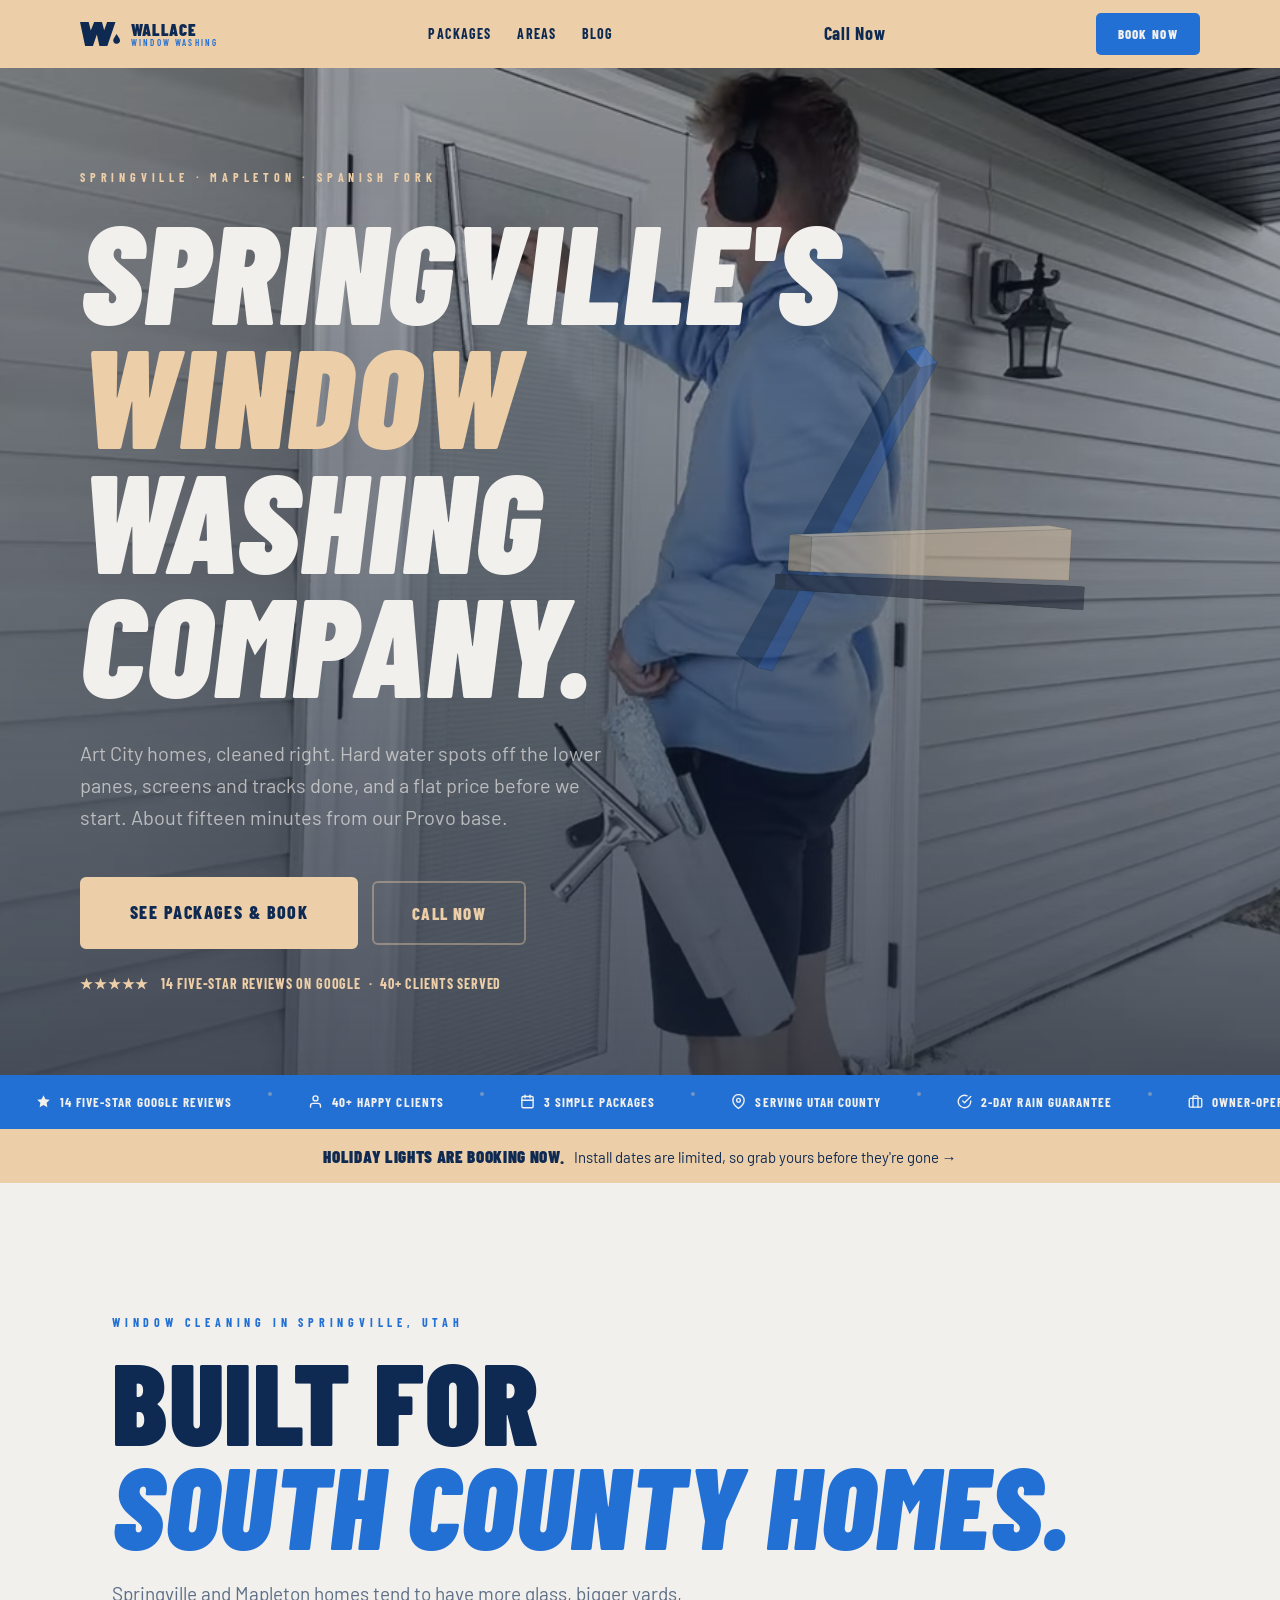
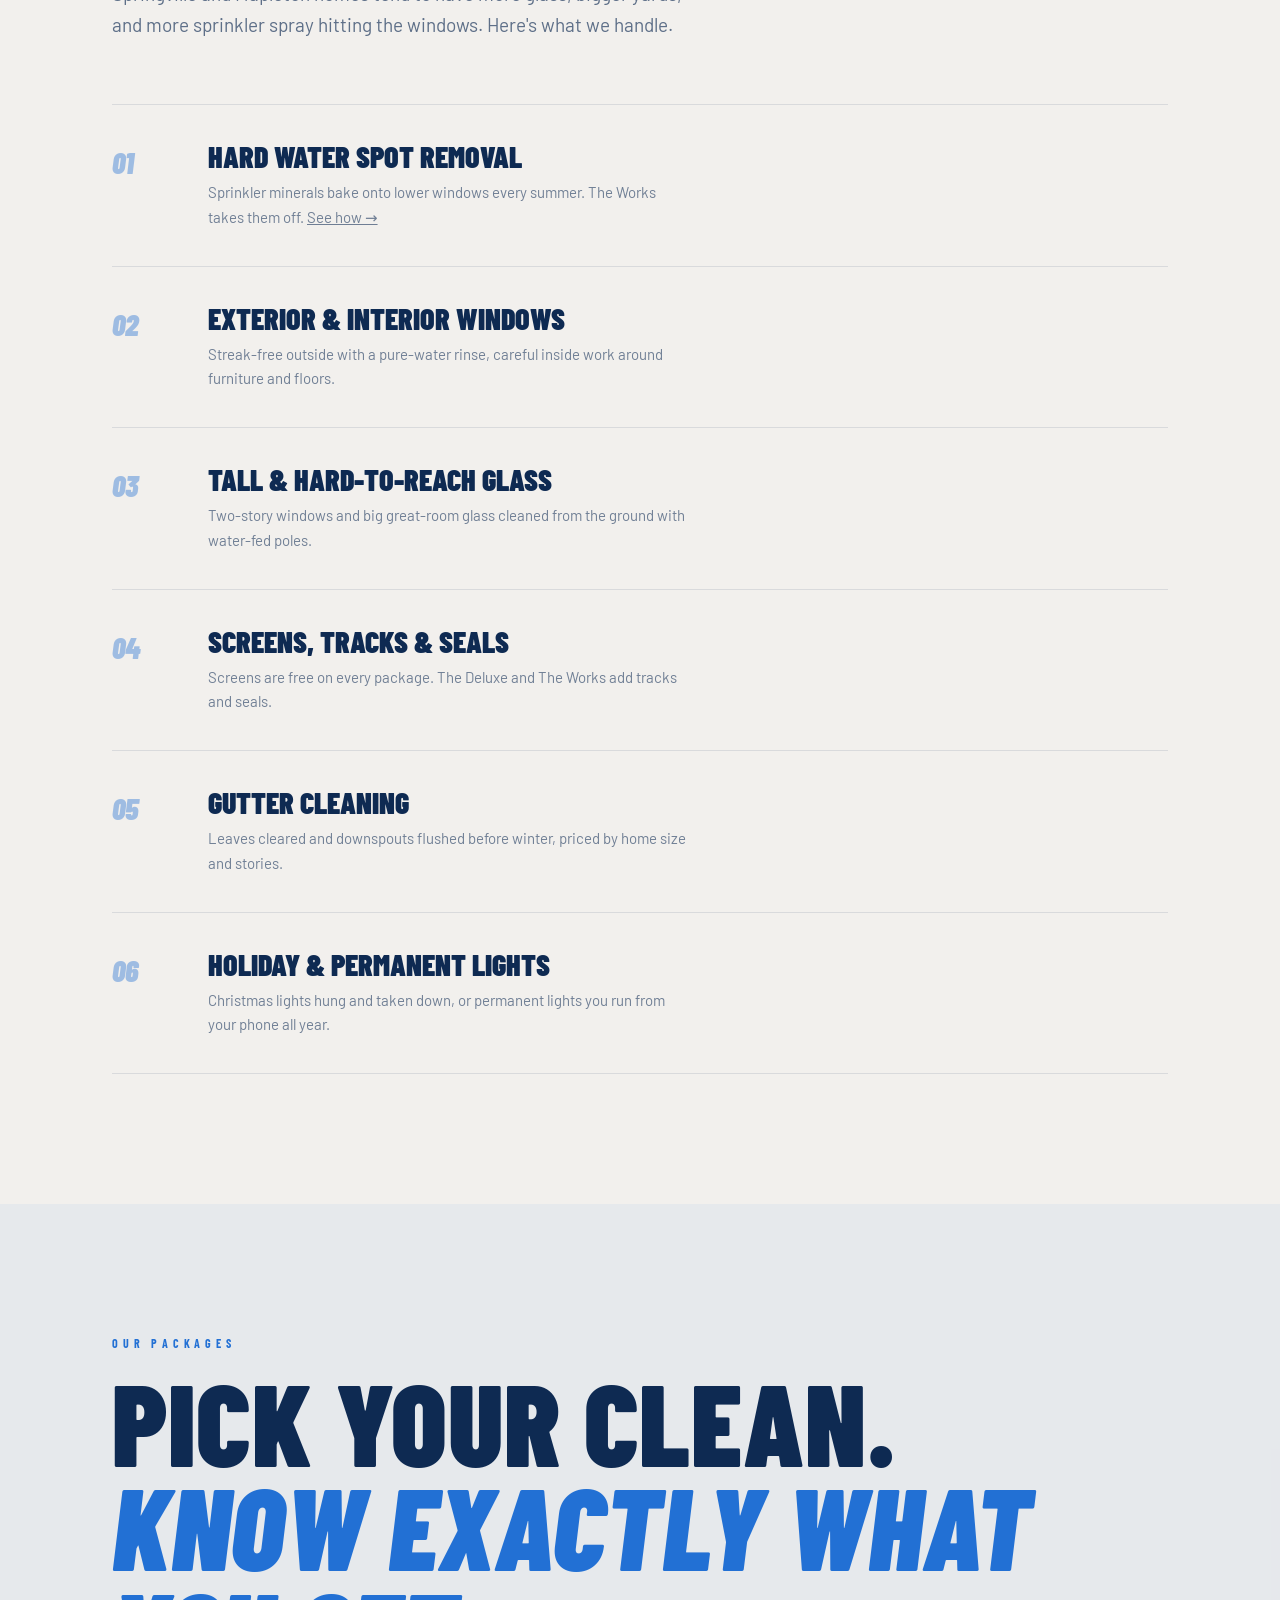
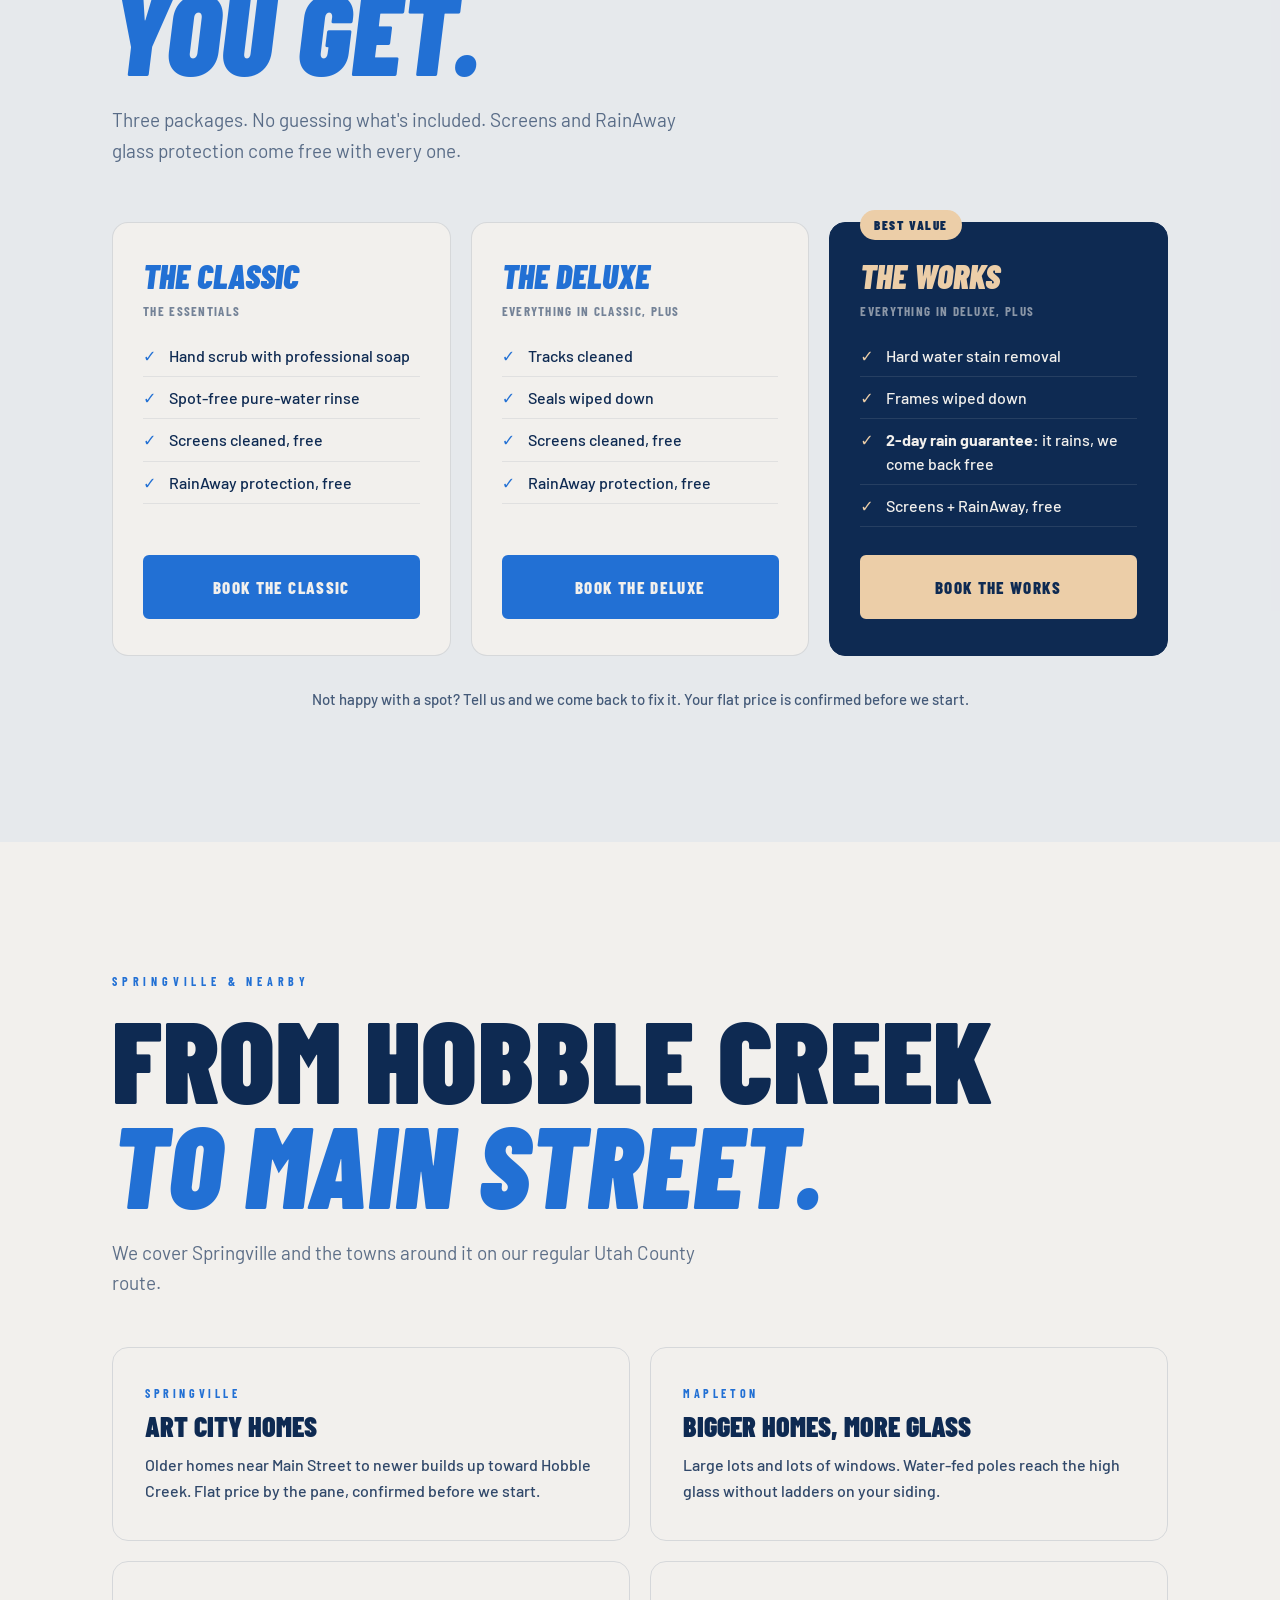
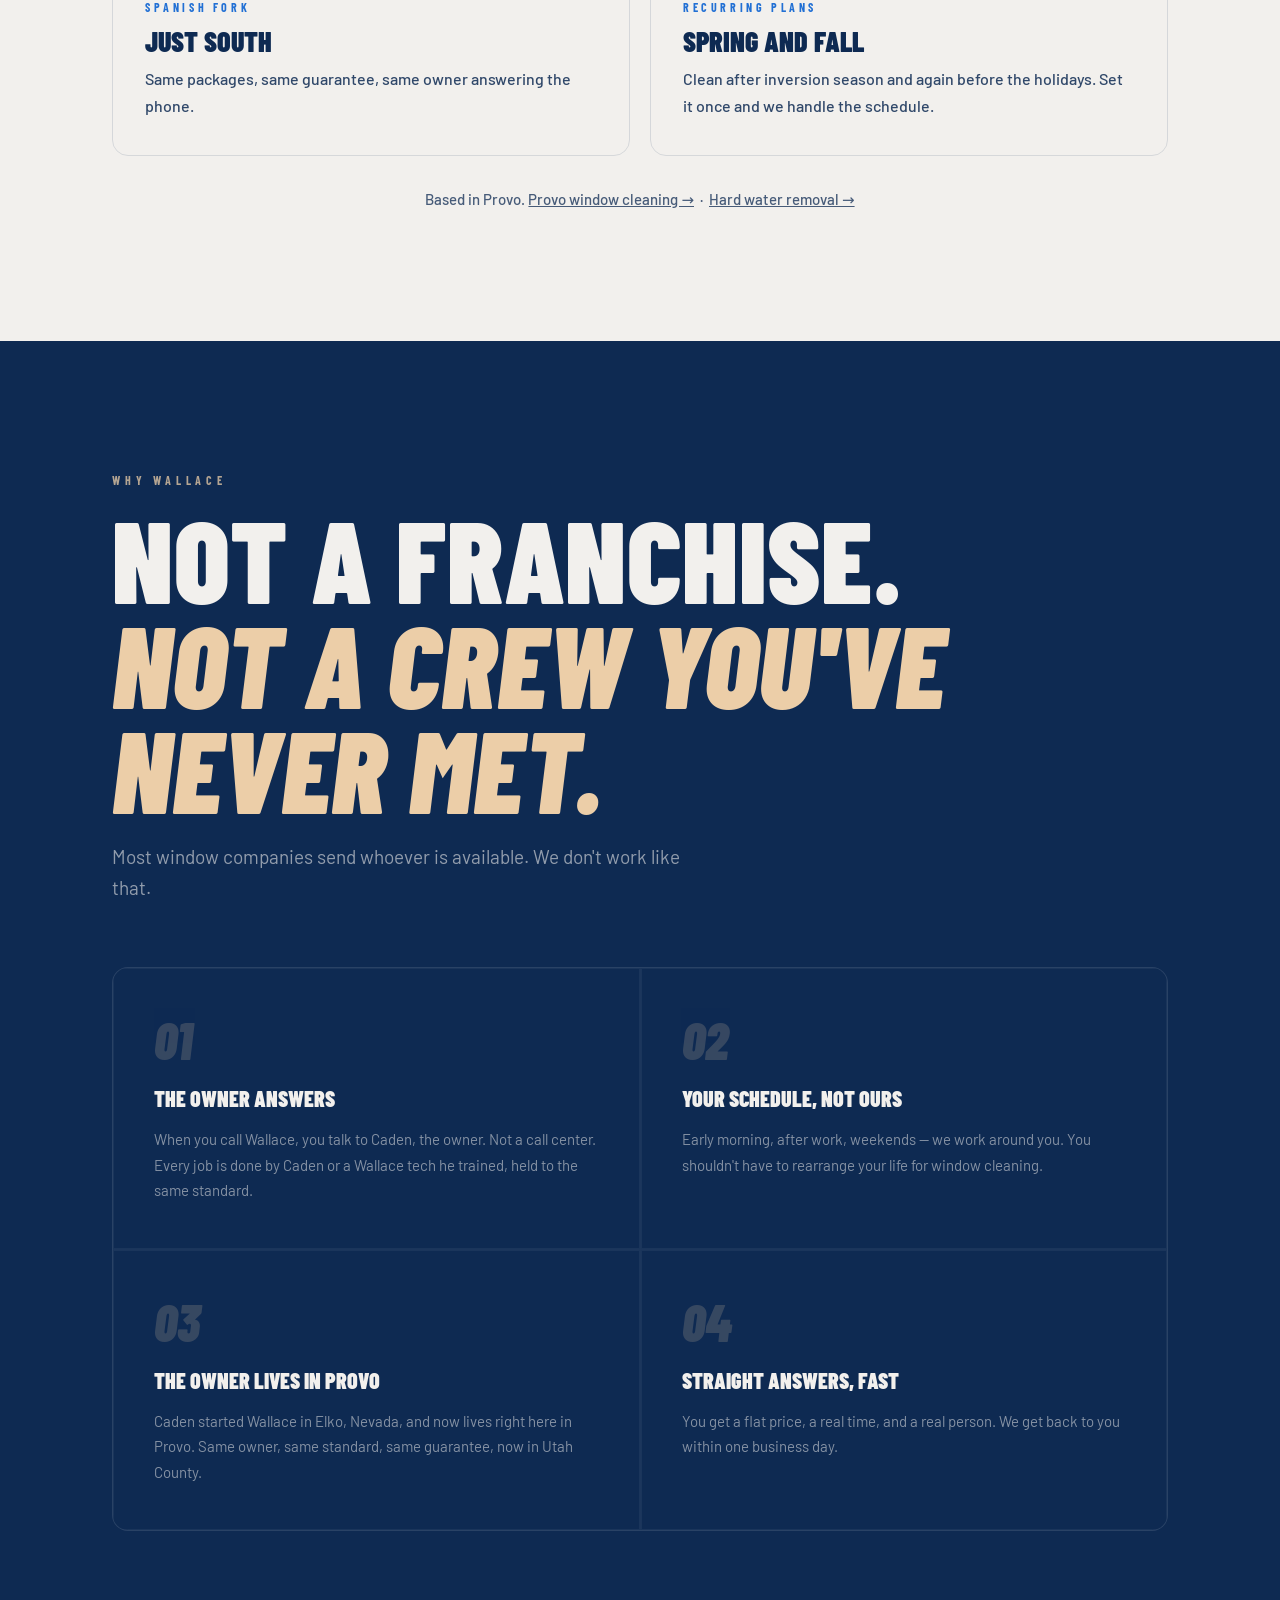
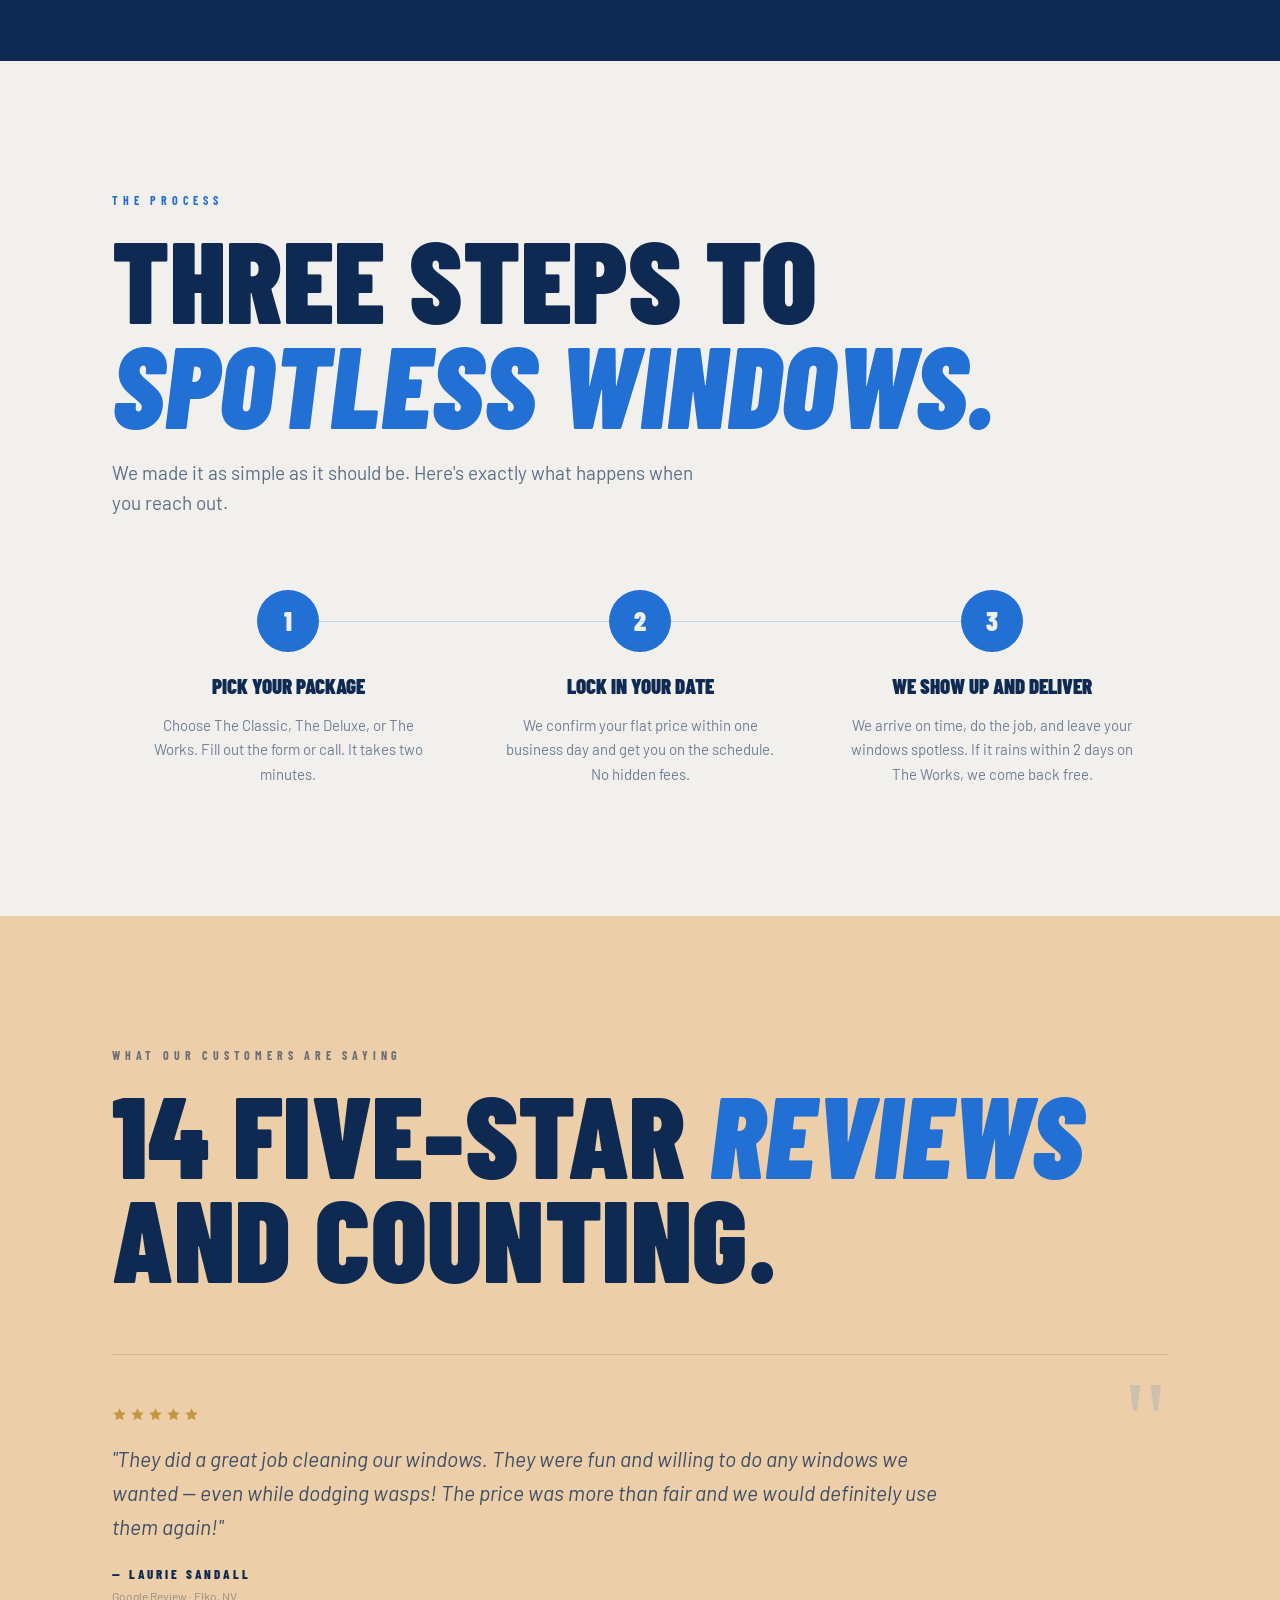
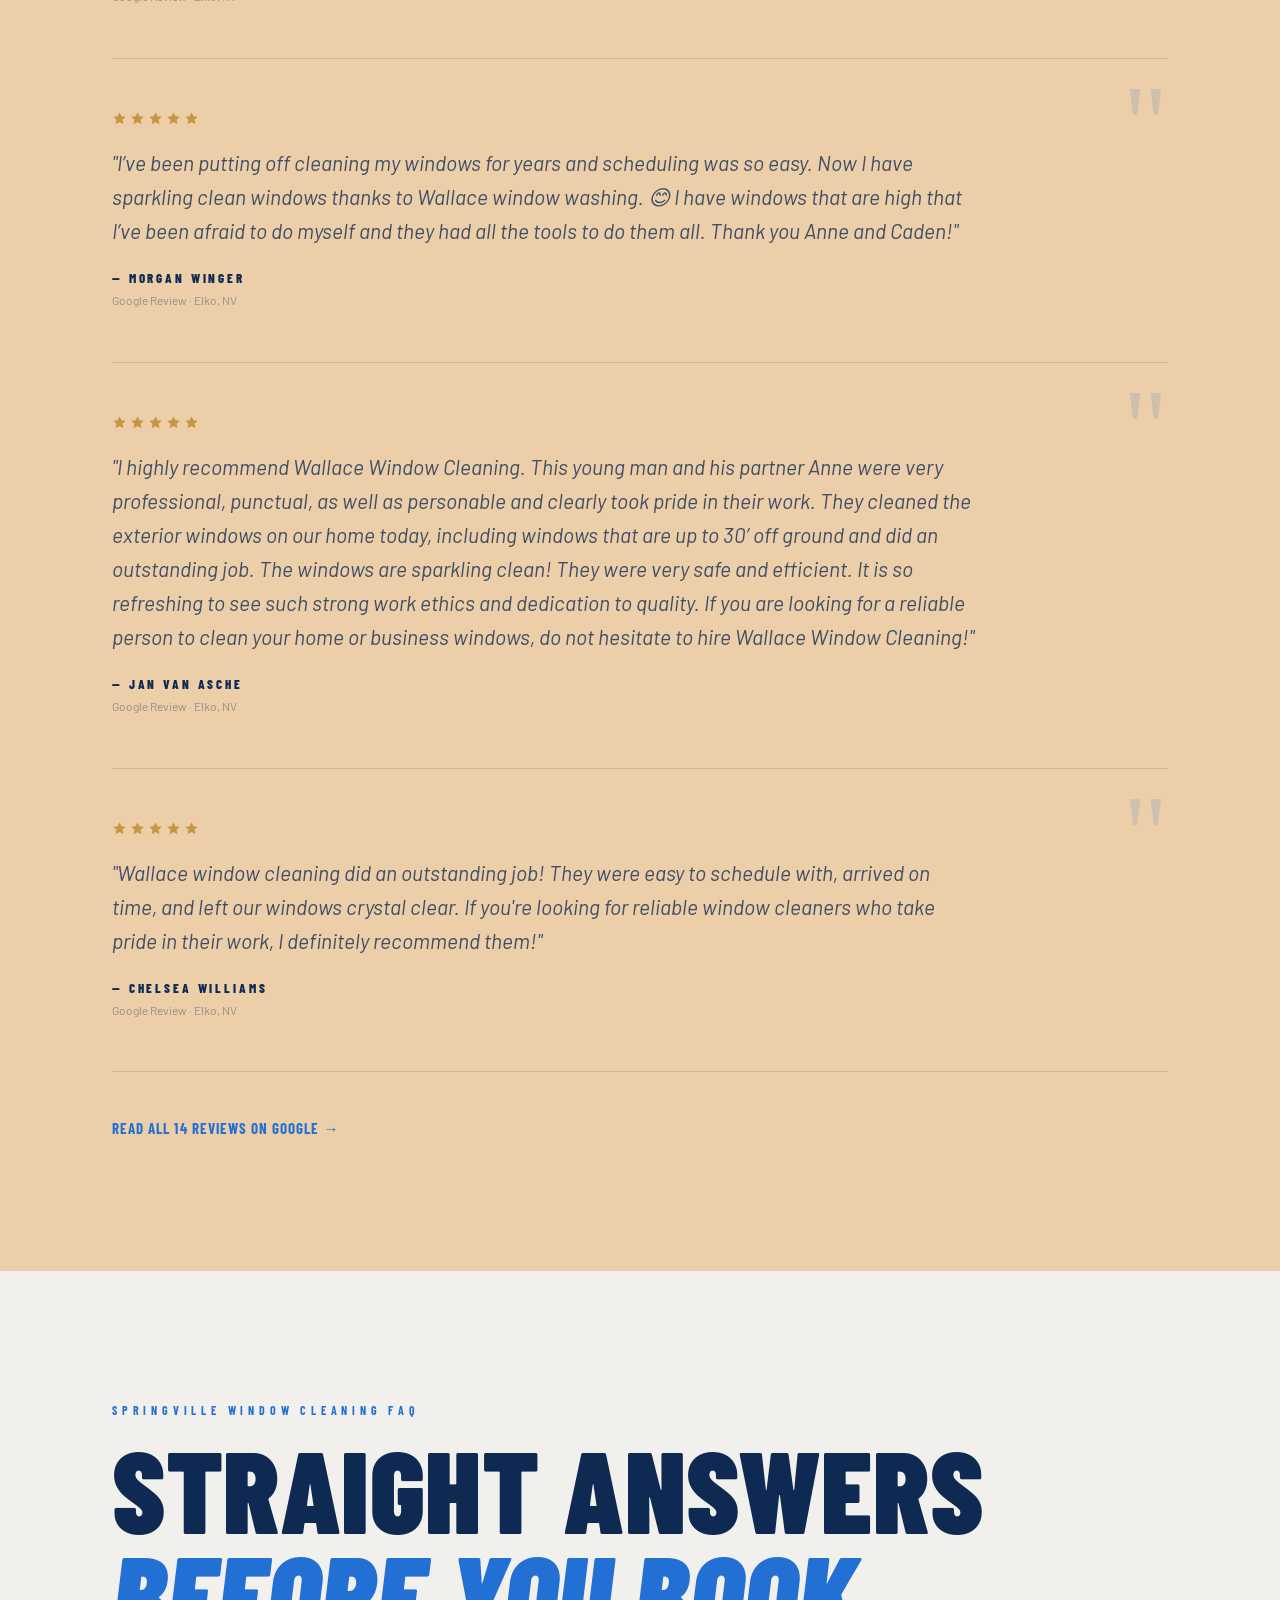
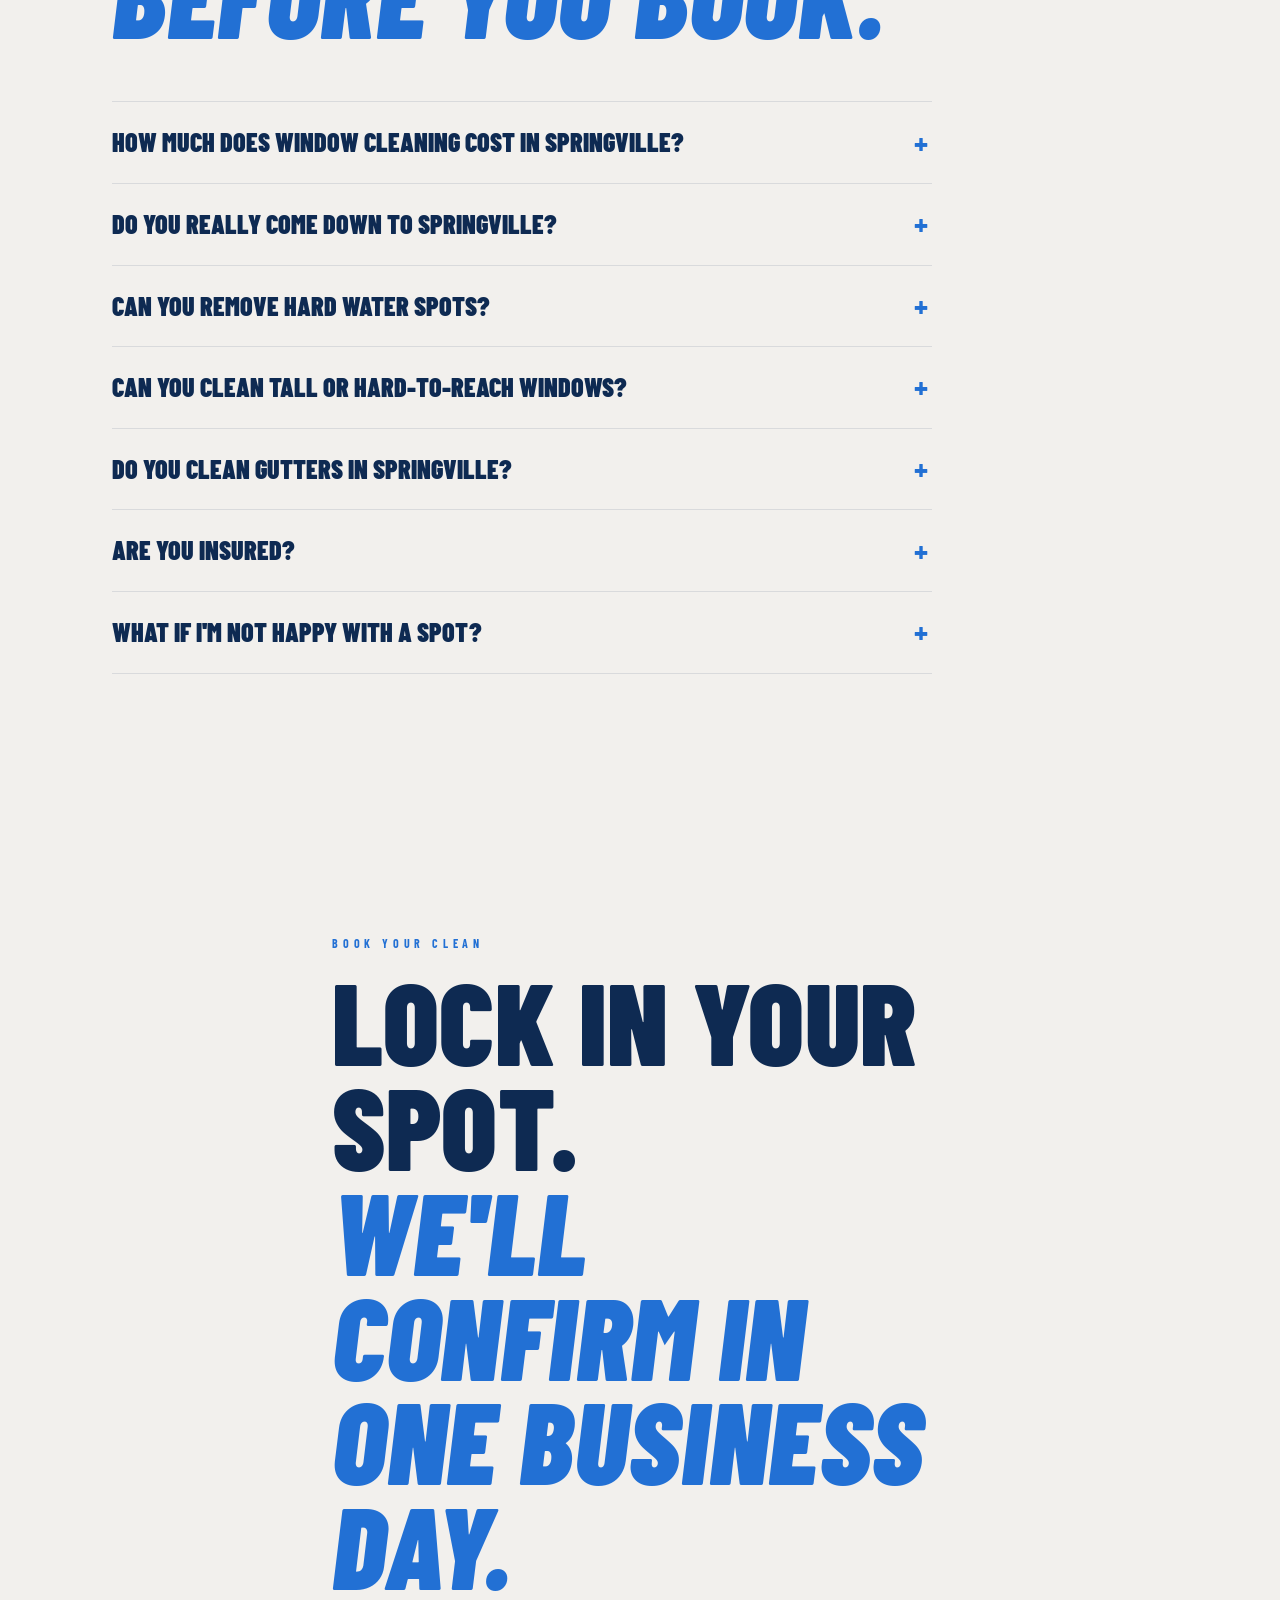
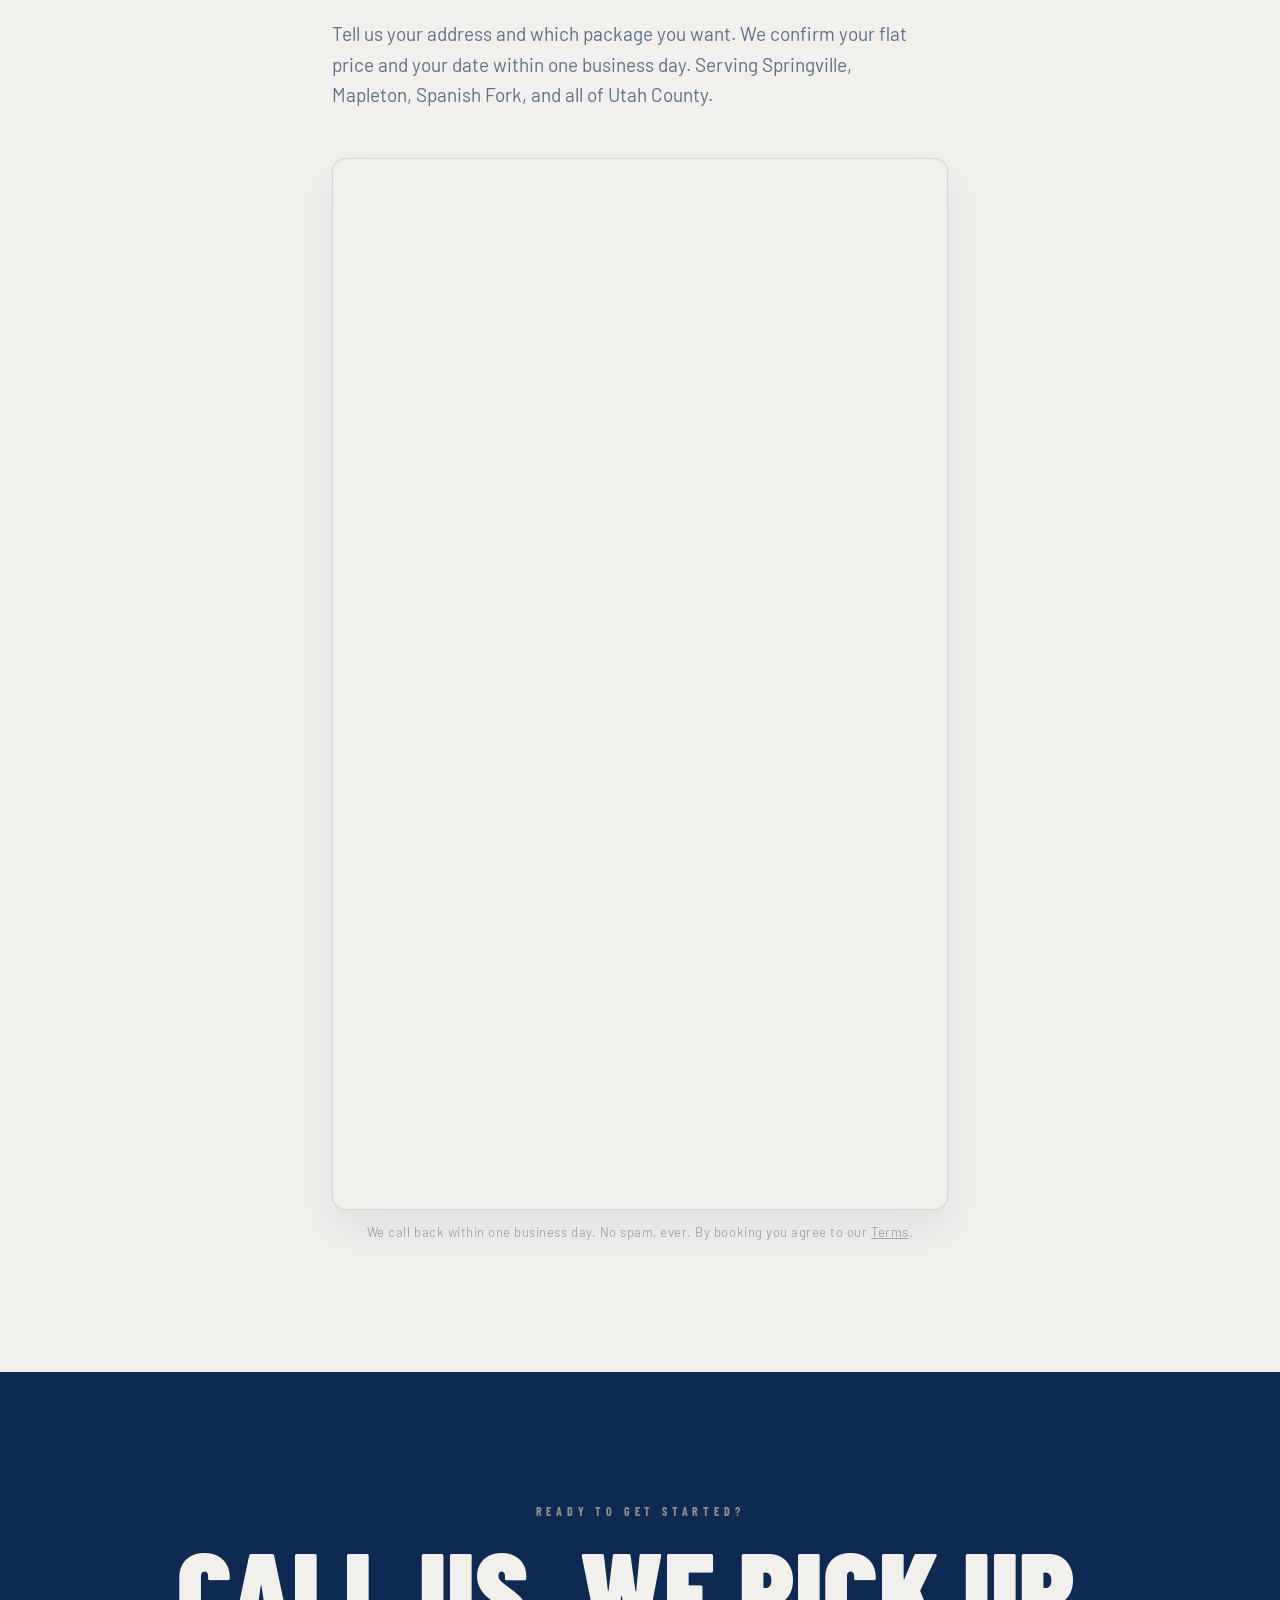
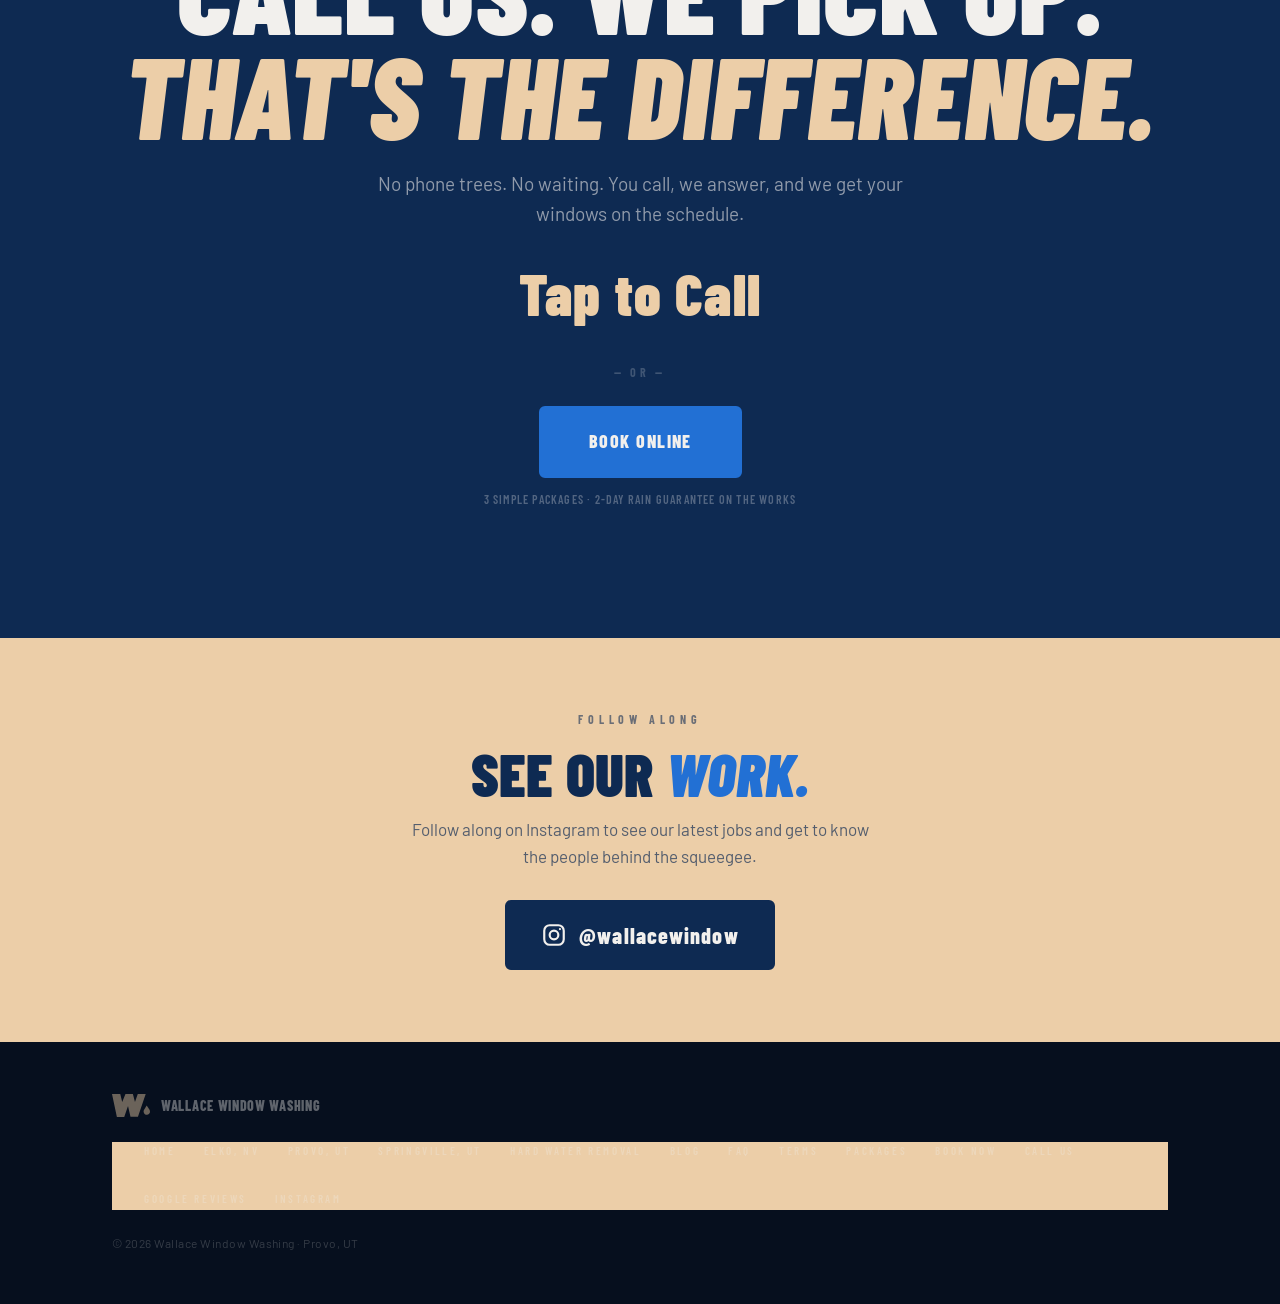
<file: springville/index.html>
<!DOCTYPE html>
<html lang="en">
<head>
  <meta charset="UTF-8">
  <meta name="viewport" content="width=device-width, initial-scale=1.0">
  <title>Window Cleaning in Springville, UT | Wallace Window Washing</title>
  <meta name="description" content="Springville window cleaning, 15 minutes from our Provo base. Hard water spot removal, screens, tracks, and gutters for homes in Springville, Mapleton, and Spanish Fork. Flat prices, 2-day rain guarantee.">
  <link rel="canonical" href="https://wallacewindow.com/springville/">
  <meta name="robots" content="index, follow, max-snippet:-1, max-image-preview:large, max-video-preview:-1">
  <meta name="theme-color" content="#2270D4">
  <meta name="geo.region" content="US-UT">
  <meta name="geo.placename" content="Springville">

  <meta property="og:type" content="website">
  <meta property="og:site_name" content="Wallace Window Washing">
  <meta property="og:locale" content="en_US">
  <meta property="og:title" content="Window Cleaning in Springville, UT | Wallace Window Washing">
  <meta property="og:description" content="Springville window cleaning, 15 minutes from our Provo base. Hard water spot removal, screens, tracks, and gutters for homes in Springville, Mapleton, and Spanish Fork. Flat prices, 2-day rain guarantee.">
  <meta property="og:url" content="https://wallacewindow.com/springville/">
  <meta property="og:image" content="https://wallacewindow.com/assets/hero-poster.jpg">
  <meta name="twitter:card" content="summary_large_image">
  <meta name="twitter:title" content="Window Cleaning in Springville, UT | Wallace Window Washing">
  <meta name="twitter:description" content="Springville window cleaning, 15 minutes from our Provo base. Hard water spot removal, screens, tracks, and gutters for homes in Springville, Mapleton, and Spanish Fork. Flat prices, 2-day rain guarantee.">
  <meta name="twitter:image" content="https://wallacewindow.com/assets/hero-poster.jpg">

  <script type="application/ld+json">
{
  "@context": "https://schema.org",
  "@graph": [
    {
      "@type": "WebSite",
      "@id": "https://wallacewindow.com/#website",
      "url": "https://wallacewindow.com/",
      "name": "Wallace Window Washing",
      "publisher": {
        "@id": "https://wallacewindow.com/#business"
      }
    },
    {
      "@type": [
        "LocalBusiness",
        "HomeAndConstructionBusiness"
      ],
      "@id": "https://wallacewindow.com/#business",
      "name": "Wallace Window Washing",
      "description": "Owner-run window cleaning in Springville, Mapleton, and Spanish Fork, Utah: exterior and interior windows, hard water stain removal, screens and tracks, gutters, and holiday lights.",
      "url": "https://wallacewindow.com/",
      "telephone": "+1-775-460-6004",
      "email": "caden@wallacewindow.com",
      "image": "https://wallacewindow.com/assets/hero-poster.jpg",
      "areaServed": [
        {
          "@type": "City",
          "name": "Provo",
          "containedInPlace": {
            "@type": "State",
            "name": "Utah"
          }
        },
        {
          "@type": "City",
          "name": "Orem",
          "containedInPlace": {
            "@type": "State",
            "name": "Utah"
          }
        },
        {
          "@type": "City",
          "name": "Springville",
          "containedInPlace": {
            "@type": "State",
            "name": "Utah"
          }
        },
        {
          "@type": "City",
          "name": "Spanish Fork",
          "containedInPlace": {
            "@type": "State",
            "name": "Utah"
          }
        },
        {
          "@type": "City",
          "name": "Mapleton",
          "containedInPlace": {
            "@type": "State",
            "name": "Utah"
          }
        },
        {
          "@type": "City",
          "name": "Lehi",
          "containedInPlace": {
            "@type": "State",
            "name": "Utah"
          }
        },
        {
          "@type": "City",
          "name": "American Fork",
          "containedInPlace": {
            "@type": "State",
            "name": "Utah"
          }
        },
        {
          "@type": "City",
          "name": "Pleasant Grove",
          "containedInPlace": {
            "@type": "State",
            "name": "Utah"
          }
        },
        {
          "@type": "City",
          "name": "Lindon",
          "containedInPlace": {
            "@type": "State",
            "name": "Utah"
          }
        },
        {
          "@type": "City",
          "name": "Highland",
          "containedInPlace": {
            "@type": "State",
            "name": "Utah"
          }
        },
        {
          "@type": "City",
          "name": "Alpine",
          "containedInPlace": {
            "@type": "State",
            "name": "Utah"
          }
        },
        {
          "@type": "City",
          "name": "Cedar Hills",
          "containedInPlace": {
            "@type": "State",
            "name": "Utah"
          }
        },
        {
          "@type": "City",
          "name": "Saratoga Springs",
          "containedInPlace": {
            "@type": "State",
            "name": "Utah"
          }
        },
        {
          "@type": "City",
          "name": "Vineyard",
          "containedInPlace": {
            "@type": "State",
            "name": "Utah"
          }
        },
        {
          "@type": "City",
          "name": "Payson",
          "containedInPlace": {
            "@type": "State",
            "name": "Utah"
          }
        },
        {
          "@type": "City",
          "name": "Salem",
          "containedInPlace": {
            "@type": "State",
            "name": "Utah"
          }
        },
        {
          "@type": "City",
          "name": "Park City",
          "containedInPlace": {
            "@type": "State",
            "name": "Utah"
          }
        },
        {
          "@type": "City",
          "name": "Heber City",
          "containedInPlace": {
            "@type": "State",
            "name": "Utah"
          }
        }
      ],
      "sameAs": [
        "https://g.page/r/CWcIIirJ8A5tEBM/review",
        "https://www.instagram.com/wallacewindow/"
      ],
      "hasOfferCatalog": {
        "@type": "OfferCatalog",
        "name": "Window cleaning services",
        "itemListElement": [
          {
            "@type": "Offer",
            "itemOffered": {
              "@type": "Service",
              "name": "Exterior window cleaning"
            }
          },
          {
            "@type": "Offer",
            "itemOffered": {
              "@type": "Service",
              "name": "Interior window cleaning"
            }
          },
          {
            "@type": "Offer",
            "itemOffered": {
              "@type": "Service",
              "name": "Hard water stain removal"
            }
          },
          {
            "@type": "Offer",
            "itemOffered": {
              "@type": "Service",
              "name": "Window screen and track cleaning"
            }
          },
          {
            "@type": "Offer",
            "itemOffered": {
              "@type": "Service",
              "name": "Commercial window cleaning"
            }
          },
          {
            "@type": "Offer",
            "itemOffered": {
              "@type": "Service",
              "name": "Gutter cleaning"
            }
          },
          {
            "@type": "Offer",
            "itemOffered": {
              "@type": "Service",
              "name": "Christmas and permanent holiday light installation"
            }
          }
        ]
      }
    },
    {
      "@type": "Service",
      "name": "Window cleaning in Springville, UT",
      "serviceType": "Window cleaning",
      "provider": {
        "@id": "https://wallacewindow.com/#business"
      },
      "areaServed": [
        {
          "@type": "City",
          "name": "Springville",
          "containedInPlace": {
            "@type": "State",
            "name": "Utah"
          }
        },
        {
          "@type": "City",
          "name": "Mapleton",
          "containedInPlace": {
            "@type": "State",
            "name": "Utah"
          }
        },
        {
          "@type": "City",
          "name": "Spanish Fork",
          "containedInPlace": {
            "@type": "State",
            "name": "Utah"
          }
        }
      ],
      "url": "https://wallacewindow.com/springville/"
    },
    {
      "@type": "BreadcrumbList",
      "itemListElement": [
        {
          "@type": "ListItem",
          "position": 1,
          "name": "Home",
          "item": "https://wallacewindow.com/"
        },
        {
          "@type": "ListItem",
          "position": 2,
          "name": "Window cleaning in Springville, UT",
          "item": "https://wallacewindow.com/springville/"
        }
      ]
    },
    {
      "@type": "FAQPage",
      "mainEntity": [
        {
          "@type": "Question",
          "name": "How much does window cleaning cost in Springville?",
          "acceptedAnswer": {
            "@type": "Answer",
            "text": "It depends on how many panes you have and which package you pick. Utah jobs have a $199 minimum, and you get a flat price confirmed before we start."
          }
        },
        {
          "@type": "Question",
          "name": "Do you really come down to Springville?",
          "acceptedAnswer": {
            "@type": "Answer",
            "text": "Yes. Springville is part of our regular Utah County route, about 15 minutes from our Provo base. Mapleton and Spanish Fork too."
          }
        },
        {
          "@type": "Question",
          "name": "Can you remove hard water spots?",
          "acceptedAnswer": {
            "@type": "Answer",
            "text": "Usually, yes. It&#39;s included in The Works. If the glass is etched, we tell you up front what will and won&#39;t come off. More on hard water removal &rarr;"
          }
        },
        {
          "@type": "Question",
          "name": "Can you clean tall or hard-to-reach windows?",
          "acceptedAnswer": {
            "@type": "Answer",
            "text": "Yes. We clean high glass from the ground with water-fed poles, including windows around 30 feet up."
          }
        },
        {
          "@type": "Question",
          "name": "Do you clean gutters in Springville?",
          "acceptedAnswer": {
            "@type": "Answer",
            "text": "Yes. Gutter cleaning is priced by home size and story count, and it pairs well with a fall window clean."
          }
        },
        {
          "@type": "Question",
          "name": "Are you insured?",
          "acceptedAnswer": {
            "@type": "Answer",
            "text": "Yes. Wallace Window Washing carries general liability insurance and is owner-run."
          }
        },
        {
          "@type": "Question",
          "name": "What if I&#39;m not happy with a spot?",
          "acceptedAnswer": {
            "@type": "Answer",
            "text": "Tell us and we come back to fix it. A job isn&#39;t finished until you&#39;re satisfied."
          }
        }
      ]
    }
  ]
}
  </script>

  <link rel="preconnect" href="https://fonts.googleapis.com">
  <link rel="preconnect" href="https://fonts.gstatic.com" crossorigin>
  <link href="https://fonts.googleapis.com/css2?family=Barlow:ital,wght@0,400;0,500;0,600;0,700;1,500;1,700&family=Barlow+Condensed:ital,wght@0,600;0,700;0,800;0,900;1,700;1,800;1,900&display=swap" rel="stylesheet">
  <style>
    :root {
      --blue:  #2270D4;
      --sand:  #ECCEA8;
      --navy:  #0E2A52;
      --white: #F2F0ED;
    }
    *, *::before, *::after { box-sizing: border-box; margin: 0; padding: 0; }
    html { scroll-behavior: smooth; }
    body {
      font-family: 'Barlow', system-ui, sans-serif;
      color: var(--navy);
      background: var(--white);
      line-height: 1.55;
      -webkit-font-smoothing: antialiased;
      opacity: 0;
      transition: opacity 0.55s ease;
    }
    @media (hover: hover) { body { cursor: none; } }
    @media (prefers-reduced-motion: reduce) {
      body { opacity: 1 !important; transition: none; }
      .reveal { opacity: 1 !important; transform: none !important; transition: none !important; }
    }

    /* ── CURSOR ── */
    #cur {
      position: fixed; top: 0; left: 0; z-index: 9999;
      width: 16px; height: 16px; border-radius: 50% 50% 50% 0;
      background: var(--blue); border: 2px solid var(--sand);
      pointer-events: none;
      transform: translate(-50%,-50%) rotate(45deg);
      transition: width .2s, height .2s, background .2s, opacity .3s, border-width .2s;
      opacity: 0;
    }
    #cur.on  { opacity: 1; }
    #cur.big { width: 40px; height: 40px; background: rgba(34,112,212,.28); border: 2px solid var(--sand); }

    /* ── REVEALS ── */
    .reveal { opacity: 0; transform: translateY(26px); transition: opacity .75s ease, transform .75s ease; }
    .reveal.in { opacity: 1; transform: none; }

    /* ── UTILS ── */
    .wrap { max-width: 1120px; margin: 0 auto; padding: 0 32px; }
    section { padding: 130px 0; }
    .eyebrow {
      font-family: 'Barlow Condensed', sans-serif; font-weight: 700;
      font-size: 12px; letter-spacing: .40em; text-transform: uppercase;
      color: var(--blue); margin-bottom: 16px;
    }
    h2 {
      font-family: 'Barlow Condensed', sans-serif; font-weight: 900;
      font-size: clamp(52px, 9vw, 116px); line-height: .91;
      letter-spacing: .005em; text-transform: uppercase; color: var(--navy);
    }
    h2 em { font-style: italic; color: var(--blue); }
    .lead { font-size: clamp(16px,1.6vw,19px); color: rgba(14,42,82,.65); max-width: 54ch; margin-top: 22px; line-height: 1.6; }
    .rule { height: 1px; background: var(--navy); opacity: .10; }
    .btn {
      display: inline-block; font-family: 'Barlow Condensed', sans-serif;
      font-weight: 800; font-size: 17px; letter-spacing: .08em;
      text-transform: uppercase; text-decoration: none; padding: 17px 38px;
      border-radius: 6px; border: 2px solid transparent;
      transition: background .18s, color .18s, border-color .18s;
      will-change: transform;
    }
    .btn-blue  { background: var(--blue); color: var(--white); border-color: var(--blue); }
    .btn-blue:hover  { background: #1860bf; border-color: #1860bf; }
    .btn-sand  { background: var(--sand); color: var(--navy); border-color: var(--sand); }
    .btn-sand:hover  { background: #e4c18e; border-color: #e4c18e; }
    .btn-ghost { background: transparent; color: var(--sand); border-color: rgba(236,206,168,.4); }
    .btn-ghost:hover { background: rgba(236,206,168,.1); }

    /* ── NAV ── */
    nav {
      position: sticky; top: 0; z-index: 200;
      background: var(--sand); height: 68px; padding: 0 32px;
      transition: height .3s, background .3s, backdrop-filter .3s;
    }
    nav.scrolled {
      height: 56px;
      background: rgba(236,206,168,.90);
      backdrop-filter: blur(14px);
      -webkit-backdrop-filter: blur(14px);
    }
    .nav-inner { max-width: 1120px; margin: 0 auto; display: flex; align-items: center; justify-content: space-between; height: 100%; gap: 20px; }
    .nav-logo { display: flex; align-items: center; gap: 11px; text-decoration: none; flex-shrink: 0; }
    .nav-logo svg { width: 40px; height: auto; color: var(--navy); }
    .nav-wordmark { font-family: 'Barlow Condensed', sans-serif; font-weight: 900; font-size: 17px; letter-spacing: .05em; text-transform: uppercase; color: var(--navy); line-height: 1.1; }
    .nav-wordmark span { display: block; color: var(--blue); font-size: 9px; letter-spacing: .24em; font-weight: 600; }
    .nav-links { display: flex; align-items: center; gap: 26px; }
    .nav-link { font-family: 'Barlow Condensed', sans-serif; font-weight: 700; font-size: 14px; letter-spacing: .08em; text-transform: uppercase; color: var(--navy); text-decoration: none; transition: color .18s; }
    .nav-link:hover { color: var(--blue); }
    .nav-phone { font-family: 'Barlow Condensed', sans-serif; font-weight: 700; font-size: 18px; color: var(--navy); text-decoration: none; letter-spacing: .04em; transition: color .18s; }
    .nav-phone:hover { color: var(--blue); }
    .nav-cta {
      font-family: 'Barlow Condensed', sans-serif; font-weight: 800; font-size: 13px;
      letter-spacing: .10em; text-transform: uppercase; text-decoration: none;
      background: var(--blue); color: var(--white);
      padding: 11px 22px; border-radius: 5px; white-space: nowrap;
      transition: background .18s, color .18s;
    }
    .nav-cta:hover { background: #1860bf; color: var(--white); }

    /* ── HERO ── */
    .hero {
      background: var(--blue); min-height: 92vh;
      display: flex; flex-direction: column; justify-content: center;
      padding: 100px 32px 80px; position: relative; overflow: hidden;
    }
    .hero::before {
      content: '';
      position: absolute; inset: 0; pointer-events: none; opacity: .04;
      background-image: url("data:image/svg+xml,%3Csvg xmlns='http://www.w3.org/2000/svg' width='300' height='300'%3E%3Cfilter id='n'%3E%3CfeTurbulence type='fractalNoise' baseFrequency='.75' numOctaves='4'/%3E%3C/filter%3E%3Crect width='300' height='300' fill='%23fff'/%3E%3Crect width='300' height='300' fill='%23000' filter='url(%23n)' opacity='.05'/%3E%3C/svg%3E");
    }
    .hero-video-wrap {
      position: absolute; inset: 0; overflow: hidden; z-index: 0;
    }
    .hero-video {
      width: 100%; height: 100%; object-fit: cover; display: block;
    }
    .hero-scrim {
      position: absolute; inset: 0; z-index: 0; pointer-events: none;
      background: linear-gradient(180deg, rgba(17,27,43,.32) 0%, rgba(17,27,43,.55) 55%, rgba(17,27,43,.72) 100%);
    }
    @media (prefers-reduced-motion: reduce) {
      .hero-video { display: none; }
    }
    @media (max-width: 768px) {
      .hero-video-wrap { display: none; }
    }
    #sq-canvas {
      position: absolute; inset: 0;
      width: 100%; height: 100%;
      pointer-events: none; z-index: 0; opacity: .45;
    }
    .hero-inner { max-width: 1120px; margin: 0 auto; width: 100%; position: relative; z-index: 1; }
    .hero-eyebrow { font-family: 'Barlow Condensed', sans-serif; font-weight: 700; font-size: 12px; letter-spacing: .40em; text-transform: uppercase; color: var(--sand); opacity: .80; margin-bottom: 20px; }
    .hero h1 {
      font-family: 'Barlow Condensed', sans-serif; font-weight: 900; font-style: italic;
      font-size: clamp(64px,12vw,140px); line-height: .89; letter-spacing: .01em;
      text-transform: uppercase; color: var(--white); max-width: 14ch;
    }
    .hero h1 em { color: var(--sand); }
    .hero-sub { font-size: clamp(17px,1.8vw,20px); color: rgba(242,240,237,.65); max-width: 48ch; margin-top: 32px; line-height: 1.6; }
    .hero-actions { display: flex; align-items: center; gap: 14px; flex-wrap: wrap; margin-top: 44px; }
    .hero-proof { margin-top: 24px; font-family: 'Barlow Condensed', sans-serif; font-weight: 700; font-size: 14px; letter-spacing: .06em; text-transform: uppercase; color: var(--sand); opacity: .72; }

    /* ── MARQUEE ── */
    .marquee-bar { background: var(--blue); padding: 17px 0; overflow: hidden; }
    .marquee-track { display: flex; width: max-content; animation: ticker 24s linear infinite; }
    .marquee-bar:hover .marquee-track { animation-play-state: paused; }
    @keyframes ticker { from { transform: translateX(0); } to { transform: translateX(-50%); } }
    .m-item {
      display: flex; align-items: center; gap: 9px; padding: 0 36px;
      font-family: 'Barlow Condensed', sans-serif; font-weight: 700; font-size: 13px;
      letter-spacing: .08em; text-transform: uppercase; color: var(--white); white-space: nowrap; flex-shrink: 0;
    }
    .m-item svg { width: 15px; height: 15px; flex-shrink: 0; }
    .m-dot { width: 4px; height: 4px; border-radius: 50%; background: var(--sand); opacity: .4; flex-shrink: 0; }

    /* ── SERVICES EDITORIAL ── */
    .svc-list { margin-top: 64px; }
    .svc-row {
      display: grid; grid-template-columns: 60px 1fr; gap: 0 36px;
      padding: 36px 0; border-top: 1px solid rgba(14,42,82,.11);
      transition: padding-left .35s cubic-bezier(.25,.46,.45,.94);
    }
    .svc-row:last-child { border-bottom: 1px solid rgba(14,42,82,.11); }
    .svc-row:hover { padding-left: 14px; }
    .svc-n { font-family: 'Barlow Condensed', sans-serif; font-weight: 900; font-style: italic; font-size: 30px; color: var(--blue); opacity: .40; line-height: 1; padding-top: 6px; }
    .svc-row h3 { font-family: 'Barlow Condensed', sans-serif; font-weight: 900; font-size: clamp(22px,3vw,30px); text-transform: uppercase; color: var(--navy); line-height: 1; margin-bottom: 9px; }
    .svc-row:hover h3 { color: var(--blue); }
    .svc-row p { font-size: 15px; color: rgba(14,42,82,.57); line-height: 1.65; max-width: 60ch; }

    /* ── WHY ── */
    .why-section { background: var(--navy); }
    .why-section .eyebrow { color: var(--sand); opacity: .75; }
    .why-section h2 { color: var(--white); }
    .why-section h2 em { color: var(--sand); }
    .why-section .lead { color: rgba(242,240,237,.58); }
    .why-grid { display: grid; grid-template-columns: repeat(2,1fr); gap: 1px; margin-top: 64px; background: rgba(255,255,255,.06); border: 1px solid rgba(255,255,255,.06); border-radius: 16px; overflow: hidden; }
    .why-item { background: var(--navy); padding: 44px 40px; border: 1px solid rgba(255,255,255,.05); }
    .why-n { font-family: 'Barlow Condensed', sans-serif; font-weight: 900; font-style: italic; font-size: 52px; color: var(--sand); opacity: .18; line-height: 1; margin-bottom: 16px; }
    .why-item h3 { font-family: 'Barlow Condensed', sans-serif; font-weight: 900; font-size: 22px; text-transform: uppercase; color: var(--white); margin-bottom: 12px; }
    .why-item p { font-size: 15px; color: rgba(242,240,237,.52); line-height: 1.7; }

    /* ── STEPS ── */
    .steps { display: grid; grid-template-columns: repeat(3,1fr); gap: 0; margin-top: 72px; position: relative; }
    .steps::before { content: ''; position: absolute; top: 31px; left: calc(16.666% + 28px); right: calc(16.666% + 28px); height: 1px; background: var(--blue); opacity: .22; }
    .step { text-align: center; padding: 0 32px; }
    .step-num { width: 62px; height: 62px; border-radius: 50%; background: var(--blue); color: var(--white); font-family: 'Barlow Condensed', sans-serif; font-weight: 900; font-size: 26px; display: flex; align-items: center; justify-content: center; margin: 0 auto 18px; }
    .step h3 { font-family: 'Barlow Condensed', sans-serif; font-weight: 900; font-size: 21px; text-transform: uppercase; color: var(--navy); margin-bottom: 10px; }
    .step p { font-size: 15px; color: rgba(14,42,82,.57); line-height: 1.62; }

    /* ── STATS ── */
    .stats-section { background: var(--navy); }
    .stats-section .eyebrow { color: var(--sand); opacity: .72; }
    .stats-grid { display: grid; grid-template-columns: repeat(3,1fr); margin-top: 52px; border-top: 1px solid rgba(255,255,255,.08); }
    .stat-item { padding: 48px 32px 48px 0; border-right: 1px solid rgba(255,255,255,.08); }
    .stat-item:last-child { border-right: none; }
    .stat-item:not(:first-child) { padding-left: 32px; }
    .stat-num { font-family: 'Barlow Condensed', sans-serif; font-weight: 900; font-style: italic; font-size: clamp(64px,9vw,104px); line-height: .9; color: var(--white); }
    .stat-num .accent { color: var(--sand); }
    .stat-label { font-family: 'Barlow Condensed', sans-serif; font-weight: 700; font-size: 12px; letter-spacing: .30em; text-transform: uppercase; color: rgba(242,240,237,.42); margin-top: 10px; }

    /* ── TESTIMONIALS EDITORIAL ── */
    .testimonials-section { background: var(--sand); }
    .testimonials-section .eyebrow { color: rgba(14,42,82,.58); }
    .testimonials-section h2 { color: var(--navy); }
    .testimonials-section h2 em { color: var(--blue); }
    .quote-list { margin-top: 64px; }
    .q-item { padding: 52px 0; border-top: 1px solid rgba(14,42,82,.14); position: relative; }
    .q-item:last-child { border-bottom: 1px solid rgba(14,42,82,.14); }
    .q-mark { position: absolute; top: 32px; right: 0; font-family: Georgia, serif; font-size: 110px; line-height: .6; color: var(--blue); opacity: .14; pointer-events: none; user-select: none; }
    .q-stars { display: flex; gap: 3px; margin-bottom: 20px; }
    .q-stars svg { width: 15px; height: 15px; fill: #c49840; }
    .q-text { font-size: clamp(17px,2vw,21px); font-style: italic; color: rgba(14,42,82,.78); line-height: 1.62; max-width: 72ch; margin-bottom: 20px; }
    .q-by { font-family: 'Barlow Condensed', sans-serif; font-weight: 800; font-size: 13px; letter-spacing: .22em; text-transform: uppercase; color: var(--navy); }
    .q-src { font-size: 12px; color: rgba(14,42,82,.38); margin-top: 3px; }
    .reviews-footer { margin-top: 44px; }
    .reviews-footer a { font-family: 'Barlow Condensed', sans-serif; font-weight: 700; font-size: 15px; letter-spacing: .07em; text-transform: uppercase; color: var(--blue); text-decoration: none; }
    .reviews-footer a:hover { text-decoration: underline; }

    /* ── COMMERCIAL ── */
    .commercial-section { background: var(--blue); }
    .commercial-section .eyebrow { color: var(--sand); opacity: .85; }
    .commercial-section h2 { color: var(--white); }
    .commercial-section h2 em { color: var(--sand); }
    .commercial-section .lead { color: rgba(242,240,237,.68); }
    .comm-inner { display: grid; grid-template-columns: 1fr 1fr; gap: 80px; align-items: center; }
    .client-stack { display: flex; flex-direction: column; }
    .client-card { padding: 24px 0; border-top: 1px solid rgba(255,255,255,.14); }
    .client-card:last-of-type { border-bottom: 1px solid rgba(255,255,255,.14); }
    .client-card strong { font-family: 'Barlow Condensed', sans-serif; font-weight: 900; font-size: 26px; text-transform: uppercase; letter-spacing: .02em; color: var(--white); display: block; }
    .client-card span { font-size: 12px; font-weight: 600; letter-spacing: .18em; text-transform: uppercase; color: var(--sand); opacity: .68; margin-top: 3px; display: block; }
    .client-next { padding: 22px 0; font-size: 15px; font-style: italic; color: rgba(255,255,255,.36); }

    /* ── FORM ── */
    .form-section { background: var(--white); }
    .form-wrap { max-width: 680px; }
    .form-grid { display: grid; grid-template-columns: 1fr 1fr; gap: 14px; }
    .field { display: flex; flex-direction: column; gap: 7px; }
    .field label { font-family: 'Barlow Condensed', sans-serif; font-weight: 700; font-size: 11px; letter-spacing: .26em; text-transform: uppercase; color: var(--navy); }
    .field input, .field textarea { padding: 14px 16px; border: 1.5px solid rgba(14,42,82,.14); border-radius: 8px; font-family: 'Barlow', sans-serif; font-size: 16px; color: var(--navy); background: var(--white); transition: border .18s; }
    .field input:focus, .field textarea:focus { border-color: var(--blue); }
    .field textarea { resize: vertical; }
    .cb-group { display: flex; flex-wrap: wrap; gap: 10px; }
    .cb-label { display: flex; align-items: center; gap: 8px; padding: 11px 18px; border: 1.5px solid rgba(14,42,82,.14); border-radius: 8px; font-size: 15px; font-weight: 500; transition: border .18s; cursor: pointer; }
    .cb-label:hover { border-color: var(--blue); }
    .cb-label input { accent-color: var(--blue); }
    .form-btn { width: 100%; margin-top: 24px; font-size: 18px; padding: 20px; }
    .form-note { text-align: center; font-size: 13px; color: rgba(14,42,82,.36); margin-top: 12px; letter-spacing: .04em; }
    .gform-wrap {
      margin-top: 48px; background: var(--white); border: 1.5px solid rgba(14,42,82,.14);
      border-radius: 14px; overflow: hidden; box-shadow: 0 18px 44px rgba(14,42,82,.08);
    }
    .gform-wrap iframe { display: block; width: 100%; height: 1050px; border: 0; }
    @media (max-width: 620px) { .gform-wrap iframe { height: 1250px; } }

    /* ── FAQ ── */
    .faq-list { margin-top: 56px; max-width: 820px; }
    .faq-item { border-top: 1px solid rgba(14,42,82,.11); }
    .faq-item:last-child { border-bottom: 1px solid rgba(14,42,82,.11); }
    .faq-item summary {
      list-style: none; cursor: pointer; padding: 26px 48px 26px 0; position: relative;
      font-family: 'Barlow Condensed', sans-serif; font-weight: 900; font-size: clamp(20px,2.6vw,26px);
      text-transform: uppercase; line-height: 1.1; color: var(--navy); transition: color .18s;
    }
    .faq-item summary::-webkit-details-marker { display: none; }
    .faq-item summary::after {
      content: '+'; position: absolute; right: 4px; top: 50%; transform: translateY(-50%);
      font-size: 32px; font-weight: 700; color: var(--blue); transition: transform .2s;
    }
    .faq-item[open] summary::after { content: '\2212'; }
    .faq-item summary:hover { color: var(--blue); }
    .faq-item p { font-size: 16px; color: rgba(14,42,82,.66); line-height: 1.7; max-width: 64ch; padding: 0 0 28px; }

    /* ── FINAL CTA ── */
    .cta-section { background: var(--navy); text-align: center; padding: 130px 32px; }
    .cta-section .eyebrow { color: var(--sand); opacity: .62; }
    .cta-section h2 { color: var(--white); }
    .cta-section h2 em { color: var(--sand); }
    .cta-section .lead { color: rgba(242,240,237,.57); margin: 22px auto 0; }
    .cta-phone { display: block; margin-top: 20px; font-family: 'Barlow Condensed', sans-serif; font-weight: 900; font-size: clamp(36px,5vw,58px); color: var(--sand); text-decoration: none; letter-spacing: .02em; }
    .cta-phone:hover { color: var(--white); }
    .cta-or { font-family: 'Barlow Condensed', sans-serif; font-weight: 700; font-size: 12px; letter-spacing: .3em; text-transform: uppercase; color: rgba(242,240,237,.22); margin: 24px 0; }
    .cta-sub { display: block; margin-top: 12px; font-size: 12px; color: rgba(242,240,237,.30); letter-spacing: .10em; text-transform: uppercase; font-family: 'Barlow Condensed', sans-serif; font-weight: 600; }

    /* ── SOCIAL ── */
    .social-section { background: var(--sand); padding: 72px 32px; text-align: center; }
    .social-section .eyebrow { color: rgba(14,42,82,.58); }
    .social-section h2 { font-size: clamp(34px, 5.5vw, 60px); line-height: .95; margin-bottom: 14px; }
    .social-section p { font-size: 17px; color: rgba(14,42,82,.68); max-width: 46ch; margin: 0 auto; line-height: 1.6; }
    .social-btn {
      display: inline-flex; align-items: center; gap: 12px; margin-top: 30px;
      font-family: 'Barlow Condensed', sans-serif; font-weight: 800; font-size: 22px; letter-spacing: .05em;
      text-decoration: none; color: var(--white); background: var(--navy);
      padding: 16px 34px; border-radius: 6px; border: 2px solid var(--navy);
      transition: background .18s, color .18s, border-color .18s;
    }
    .social-btn:hover { background: var(--blue); border-color: var(--blue); }
    .social-btn svg { width: 26px; height: 26px; flex-shrink: 0; }
    @media (max-width: 620px) { .social-section { padding: 56px 24px; } }

    /* ── FOOTER ── */
    footer { background: #060F1E; padding: 52px 0; }
    .footer-inner { max-width: 1120px; margin: 0 auto; padding: 0 32px; display: flex; align-items: center; justify-content: space-between; flex-wrap: wrap; gap: 24px; }
    .footer-brand { display: flex; align-items: center; gap: 11px; }
    .footer-brand svg { width: 38px; height: auto; color: var(--sand); opacity: .44; }
    .footer-brand-name { font-family: 'Barlow Condensed', sans-serif; font-weight: 800; font-size: 14px; text-transform: uppercase; color: rgba(242,240,237,.38); letter-spacing: .05em; }
    .footer-links { display: flex; gap: 28px; flex-wrap: wrap; }
    .footer-links a { font-family: 'Barlow Condensed', sans-serif; font-weight: 600; font-size: 11px; letter-spacing: .24em; text-transform: uppercase; color: rgba(242,240,237,.28); text-decoration: none; transition: color .18s; }
    .footer-links a:hover { color: rgba(242,240,237,.70); }
    .footer-copy { font-size: 12px; color: rgba(242,240,237,.20); letter-spacing: .04em; }

    /* ── RESPONSIVE ── */
    @media (max-width: 860px) {
      .why-grid      { grid-template-columns: 1fr; }
      .comm-inner    { grid-template-columns: 1fr; gap: 52px; }
      .stats-grid    { grid-template-columns: 1fr 1fr; }
      .stat-item:last-child { border-top: 1px solid rgba(255,255,255,.08); grid-column: 1/-1; border-right: none; padding-left: 0; }
      section { padding: 90px 0; }
      .nav-phone { display: none; }
      .nav-links { display: none; }
    }
    @media (max-width: 620px) {
      .svc-row       { grid-template-columns: 44px 1fr; gap: 0 18px; padding: 28px 0; }
      .form-grid     { grid-template-columns: 1fr; }
      .steps         { grid-template-columns: 1fr; }
      .steps::before { display: none; }
      .step          { text-align: left; display: flex; align-items: flex-start; gap: 20px; padding: 0; margin-bottom: 32px; }
      .step-num      { flex-shrink: 0; margin: 0; }
      .hero-actions  { flex-direction: column; align-items: flex-start; }
      .hero          { padding: 80px 24px 60px; }
      .cta-section   { padding: 90px 24px; }
      nav            { padding: 0 20px; }
      .wrap          { padding: 0 20px; }
      .stats-grid    { grid-template-columns: 1fr; }
      .stat-item     { border-right: none !important; padding-left: 0 !important; border-top: 1px solid rgba(255,255,255,.08); padding-bottom: 32px; }
      .stat-item:first-child { padding-top: 32px; }
    }
  
    /* Holiday bar */
    .holiday-bar { display:block; background: var(--sand); color: var(--navy); text-align:center; padding: 14px 24px; font-family:'Barlow', sans-serif; font-size:15px; text-decoration:none; }
    .holiday-bar strong { font-family:'Barlow Condensed', sans-serif; font-weight:900; text-transform:uppercase; letter-spacing:.04em; font-size:17px; margin-right:6px; }
    .holiday-bar:hover { background:#e4c18e; }
    /* Pricing tiers */
    .pricing-section { background: rgba(34,112,212,.06); }
    .tier-grid { display:grid; grid-template-columns: repeat(3,1fr); gap: 20px; margin-top: 56px; align-items: stretch; }
    .tier { position:relative; background: var(--white); border: 1px solid rgba(14,42,82,.12); border-radius: 16px; padding: 36px 30px; display:flex; flex-direction:column; }
    .tier-best { background: var(--navy); border-color: var(--navy); transform: translateY(-8px); }
    .tier-flag { position:absolute; top:-13px; left:30px; background: var(--sand); color: var(--navy); font-family:'Barlow Condensed', sans-serif; font-weight:900; font-size:13px; letter-spacing:.12em; text-transform:uppercase; padding: 5px 14px; border-radius: 999px; }
    .tier-name { font-family:'Barlow Condensed', sans-serif; font-weight:900; font-style:italic; font-size: 34px; text-transform:uppercase; color: var(--blue); line-height:1; }
    .tier-best .tier-name { color: var(--sand); }
    .tier-price { font-family:'Barlow Condensed', sans-serif; font-weight:900; font-size: 40px; color: var(--navy); margin: 8px 0 14px; }
    .tier-price span { display:block; font-size: 13px; font-weight:700; letter-spacing:.1em; text-transform:uppercase; opacity:.55; }
    .tier-best .tier-price { color: var(--white); }
    .tier ul { list-style:none; padding:0; margin: 0 0 28px; flex:1; }
    .tier li { padding: 9px 0 9px 26px; position:relative; font-size: 16px; font-weight: 500; color: var(--navy); border-bottom: 1px solid rgba(14,42,82,.08); line-height:1.45; }
    .tier li::before { content:'✓'; position:absolute; left:0; color: var(--blue); font-weight:700; }
    .tier-best li { color: var(--white); border-color: rgba(242,240,237,.1); }
    .tier-best li::before { color: var(--sand); }
    .tier .btn { text-align:center; justify-content:center; }
    .tier-note { margin-top: 32px; font-size: 15px; font-weight: 500; color: rgba(14,42,82,.75); text-align:center; }
    /* Service areas */
    .area-grid { display:grid; grid-template-columns: repeat(2,1fr); gap: 20px; margin-top: 48px; }
    .area { border: 1px solid rgba(14,42,82,.12); border-radius: 16px; padding: 36px 32px; }
    .area-state { font-family:'Barlow Condensed', sans-serif; font-weight:700; font-size:12px; letter-spacing:.3em; text-transform:uppercase; color: var(--blue); margin-bottom: 10px; }
    .area h3 { font-family:'Barlow Condensed', sans-serif; font-weight:900; font-size: 28px; text-transform:uppercase; color: var(--navy); margin-bottom: 10px; line-height:1.05; }
    .area p { font-size: 16px; font-weight: 500; color: rgba(14,42,82,.85); line-height: 1.65; }
    @media (max-width: 860px) { .tier-grid, .area-grid { grid-template-columns: 1fr; } .tier-best { transform:none; } }
</style>
</head>
<body>

<div id="cur" aria-hidden="true"></div>

<svg width="0" height="0" style="position:absolute" aria-hidden="true">
  <symbol id="wmark" viewBox="0 0 1000 606.2">
    <path fill="currentColor" d="M0.0,1.7 L128.4,604.5 L321.9,604.5 L421.2,315.1 L486.3,601.0 L683.2,601.0 L887.0,0.0 L678.1,0.0 L604.5,208.9 L549.7,0.0 L354.5,0.0 L268.8,212.3 L217.5,0.0 Z"/>
    <path fill="currentColor" d="M912.7,299.7 L840.8,419.5 L832.2,450.3 L832.2,476.0 L844.2,508.6 L864.7,530.8 L892.1,544.5 L926.4,546.2 L962.3,532.5 L982.9,512.0 L996.6,481.2 L998.3,455.5 L993.2,427.9 L978.9,398.8 Z"/>
  </symbol>
</svg>

<!-- NAV -->
<nav id="nav" aria-label="Site navigation">
  <div class="nav-inner">
    <a href="/" class="nav-logo" aria-label="Wallace Window Washing">
      <svg viewBox="0 0 1000 606.2" aria-hidden="true"><use href="#wmark"/></svg>
      <div class="nav-wordmark">Wallace<span>Window Washing</span></div>
    </a>
    <div class="nav-links">
      <a href="#pricing" class="nav-link">Packages</a>
      <a href="#areas" class="nav-link">Areas</a>
      <a href="/blog/" class="nav-link">Blog</a>
    </div>
    <a href="tel:+17754606004" class="nav-phone">Call Now</a>
    <a href="#book" class="nav-cta">Book Now</a>
  </div>
</nav>

<!-- HERO -->
<section class="hero" aria-label="Hero">
  <div class="hero-video-wrap" aria-hidden="true">
    <video class="hero-video" autoplay muted loop playsinline preload="auto" poster="/assets/hero-poster.jpg">
      <source src="/assets/hero-loop.webm" type="video/webm">
      <source src="/assets/hero-loop.mp4" type="video/mp4">
    </video>
  </div>
  <div class="hero-scrim" aria-hidden="true"></div>
  <canvas id="sq-canvas" aria-hidden="true"></canvas>
  <div class="hero-inner">
    <p class="hero-eyebrow reveal">Springville · Mapleton · Spanish Fork</p>
    <h1 class="reveal" style="transition-delay:.12s">Springville&#39;s <em>Window</em> Washing Company.</h1>
    <p class="hero-sub reveal" style="transition-delay:.24s">Art City homes, cleaned right. Hard water spots off the lower panes, screens and tracks done, and a flat price before we start. About fifteen minutes from our Provo base.</p>
    <div class="hero-actions reveal" style="transition-delay:.36s">
      <a href="#pricing" class="btn btn-sand" style="font-size:18px;padding:20px 48px">See Packages &amp; Book</a>
      <a href="tel:+17754606004" class="btn btn-ghost">Call Now</a>
    </div>
    <p class="hero-proof reveal" style="transition-delay:.48s">★★★★★ &nbsp; 14 Five-Star Reviews on Google &nbsp;·&nbsp; 40+ Clients Served</p>
  </div>
</section>

<!-- MARQUEE -->
<div class="marquee-bar" aria-label="Trust indicators">
  <div class="marquee-track" aria-hidden="true">
    <div class="m-item"><svg viewBox="0 0 24 24" fill="currentColor"><path d="M12 2l3.09 6.26L22 9.27l-5 4.87 1.18 6.88L12 17.77l-6.18 3.25L7 14.14 2 9.27l6.91-1.01L12 2z"/></svg>14 Five-Star Google Reviews</div>
    <div class="m-dot"></div>
    <div class="m-item"><svg viewBox="0 0 24 24" fill="none" stroke="currentColor" stroke-width="2.2" stroke-linecap="round" stroke-linejoin="round"><path d="M20 21v-2a4 4 0 0 0-4-4H8a4 4 0 0 0-4 4v2"/><circle cx="12" cy="7" r="4"/></svg>40+ Happy Clients</div>
    <div class="m-dot"></div>
    <div class="m-item"><svg viewBox="0 0 24 24" fill="none" stroke="currentColor" stroke-width="2.2" stroke-linecap="round" stroke-linejoin="round"><rect x="3" y="4" width="18" height="18" rx="2" ry="2"/><line x1="16" y1="2" x2="16" y2="6"/><line x1="8" y1="2" x2="8" y2="6"/><line x1="3" y1="10" x2="21" y2="10"/></svg>3 Simple Packages</div>
    <div class="m-dot"></div>
    <div class="m-item"><svg viewBox="0 0 24 24" fill="none" stroke="currentColor" stroke-width="2.2" stroke-linecap="round" stroke-linejoin="round"><path d="M21 10c0 7-9 13-9 13s-9-6-9-13a9 9 0 0 1 18 0z"/><circle cx="12" cy="10" r="3"/></svg>Serving Utah County</div>
    <div class="m-dot"></div>
    <div class="m-item"><svg viewBox="0 0 24 24" fill="none" stroke="currentColor" stroke-width="2.2" stroke-linecap="round" stroke-linejoin="round"><path d="M22 11.08V12a10 10 0 1 1-5.93-9.14"/><polyline points="22 4 12 14.01 9 11.01"/></svg>2-Day Rain Guarantee</div>
    <div class="m-dot"></div>
    <div class="m-item"><svg viewBox="0 0 24 24" fill="none" stroke="currentColor" stroke-width="2.2" stroke-linecap="round" stroke-linejoin="round"><rect x="2" y="7" width="20" height="14" rx="2" ry="2"/><path d="M16 21V5a2 2 0 0 0-2-2h-4a2 2 0 0 0-2 2v16"/></svg>Owner-Operated</div>
    <div class="m-dot"></div>
    <!-- duplicate for seamless loop -->
    <div class="m-item"><svg viewBox="0 0 24 24" fill="currentColor"><path d="M12 2l3.09 6.26L22 9.27l-5 4.87 1.18 6.88L12 17.77l-6.18 3.25L7 14.14 2 9.27l6.91-1.01L12 2z"/></svg>14 Five-Star Google Reviews</div>
    <div class="m-dot"></div>
    <div class="m-item"><svg viewBox="0 0 24 24" fill="none" stroke="currentColor" stroke-width="2.2" stroke-linecap="round" stroke-linejoin="round"><path d="M20 21v-2a4 4 0 0 0-4-4H8a4 4 0 0 0-4 4v2"/><circle cx="12" cy="7" r="4"/></svg>40+ Happy Clients</div>
    <div class="m-dot"></div>
    <div class="m-item"><svg viewBox="0 0 24 24" fill="none" stroke="currentColor" stroke-width="2.2" stroke-linecap="round" stroke-linejoin="round"><rect x="3" y="4" width="18" height="18" rx="2" ry="2"/><line x1="16" y1="2" x2="16" y2="6"/><line x1="8" y1="2" x2="8" y2="6"/><line x1="3" y1="10" x2="21" y2="10"/></svg>3 Simple Packages</div>
    <div class="m-dot"></div>
    <div class="m-item"><svg viewBox="0 0 24 24" fill="none" stroke="currentColor" stroke-width="2.2" stroke-linecap="round" stroke-linejoin="round"><path d="M21 10c0 7-9 13-9 13s-9-6-9-13a9 9 0 0 1 18 0z"/><circle cx="12" cy="10" r="3"/></svg>Serving Utah County</div>
    <div class="m-dot"></div>
    <div class="m-item"><svg viewBox="0 0 24 24" fill="none" stroke="currentColor" stroke-width="2.2" stroke-linecap="round" stroke-linejoin="round"><path d="M22 11.08V12a10 10 0 1 1-5.93-9.14"/><polyline points="22 4 12 14.01 9 11.01"/></svg>2-Day Rain Guarantee</div>
    <div class="m-dot"></div>
    <div class="m-item"><svg viewBox="0 0 24 24" fill="none" stroke="currentColor" stroke-width="2.2" stroke-linecap="round" stroke-linejoin="round"><rect x="2" y="7" width="20" height="14" rx="2" ry="2"/><path d="M16 21V5a2 2 0 0 0-2-2h-4a2 2 0 0 0-2 2v16"/></svg>Owner-Operated</div>
    <div class="m-dot"></div>
  </div>
</div>


<!-- HOLIDAY BANNER -->
<a href="#book" class="holiday-bar">
  <strong>Holiday lights are booking now.</strong> Install dates are limited, so grab yours before they're gone &rarr;
</a>

<!-- SERVICES -->
<section>
  <div class="wrap">
    <div class="eyebrow reveal">Window Cleaning in Springville, Utah</div>
    <h2 class="reveal" style="transition-delay:.06s">Built for<br><em>south county homes.</em></h2>
    <p class="lead reveal" style="transition-delay:.12s">Springville and Mapleton homes tend to have more glass, bigger yards, and more sprinkler spray hitting the windows. Here&#39;s what we handle.</p>
    <div class="svc-list">
      <div class="svc-row reveal"><div class="svc-n">01</div><div><h3>Hard Water Spot Removal</h3><p>Sprinkler minerals bake onto lower windows every summer. The Works takes them off. <a href="/hard-water-stain-removal/" style="color:inherit;text-decoration:underline">See how &rarr;</a></p></div></div>
      <div class="svc-row reveal" style="transition-delay:.07s"><div class="svc-n">02</div><div><h3>Exterior &amp; Interior Windows</h3><p>Streak-free outside with a pure-water rinse, careful inside work around furniture and floors.</p></div></div>
      <div class="svc-row reveal" style="transition-delay:.14s"><div class="svc-n">03</div><div><h3>Tall &amp; Hard-to-Reach Glass</h3><p>Two-story windows and big great-room glass cleaned from the ground with water-fed poles.</p></div></div>
      <div class="svc-row reveal" style="transition-delay:.21s"><div class="svc-n">04</div><div><h3>Screens, Tracks &amp; Seals</h3><p>Screens are free on every package. The Deluxe and The Works add tracks and seals.</p></div></div>
      <div class="svc-row reveal" style="transition-delay:.28s"><div class="svc-n">05</div><div><h3>Gutter Cleaning</h3><p>Leaves cleared and downspouts flushed before winter, priced by home size and stories.</p></div></div>
      <div class="svc-row reveal" style="transition-delay:.35s"><div class="svc-n">06</div><div><h3>Holiday &amp; Permanent Lights</h3><p>Christmas lights hung and taken down, or permanent lights you run from your phone all year.</p></div></div>
    </div>
  </div>
</section>


<!-- PRICING -->
<section id="pricing" class="pricing-section">
  <div class="wrap">
    <div class="eyebrow reveal">Our Packages</div>
    <h2 class="reveal" style="transition-delay:.06s">Pick your clean.<br><em>Know exactly what you get.</em></h2>
    <p class="lead reveal" style="transition-delay:.12s">Three packages. No guessing what's included. Screens and RainAway glass protection come free with every one.</p>
    <div class="tier-grid">
      <div class="tier reveal">
        <div class="tier-name">The Classic</div>
        <div class="tier-price"><span>the essentials</span></div>
        <ul>
          <li>Hand scrub with professional soap</li>
          <li>Spot-free pure-water rinse</li>
          <li>Screens cleaned, free</li>
          <li>RainAway protection, free</li>
        </ul>
        <a href="#book" class="btn btn-blue">Book The Classic</a>
      </div>
      <div class="tier reveal" style="transition-delay:.08s">
        <div class="tier-name">The Deluxe</div>
        <div class="tier-price"><span>everything in Classic, plus</span></div>
        <ul>
          <li>Tracks cleaned</li>
          <li>Seals wiped down</li>
          <li>Screens cleaned, free</li>
          <li>RainAway protection, free</li>
        </ul>
        <a href="#book" class="btn btn-blue">Book The Deluxe</a>
      </div>
      <div class="tier tier-best reveal" style="transition-delay:.16s">
        <div class="tier-flag">Best Value</div>
        <div class="tier-name">The Works</div>
        <div class="tier-price"><span>everything in Deluxe, plus</span></div>
        <ul>
          <li>Hard water stain removal</li>
          <li>Frames wiped down</li>
          <li><strong>2-day rain guarantee:</strong> it rains, we come back free</li>
          <li>Screens + RainAway, free</li>
        </ul>
        <a href="#book" class="btn btn-sand">Book The Works</a>
      </div>
    </div>
    <p class="tier-note reveal">Not happy with a spot? Tell us and we come back to fix it. Your flat price is confirmed before we start.</p>
  </div>
</section>

<!-- LOCAL -->
<section id="areas" class="areas-section">
  <div class="wrap">
    <div class="eyebrow reveal">Springville &amp; Nearby</div>
    <h2 class="reveal" style="transition-delay:.06s">From Hobble Creek<br><em>to Main Street.</em></h2>
    <p class="lead reveal" style="transition-delay:.12s">We cover Springville and the towns around it on our regular Utah County route.</p>
    <div class="area-grid">
      <div class="area reveal" style="transition-delay:0.00s">
        <div class="area-state">Springville</div>
        <h3>Art City homes</h3>
        <p>Older homes near Main Street to newer builds up toward Hobble Creek. Flat price by the pane, confirmed before we start.</p>
      </div>
      <div class="area reveal" style="transition-delay:0.08s">
        <div class="area-state">Mapleton</div>
        <h3>Bigger homes, more glass</h3>
        <p>Large lots and lots of windows. Water-fed poles reach the high glass without ladders on your siding.</p>
      </div>
      <div class="area reveal" style="transition-delay:0.16s">
        <div class="area-state">Spanish Fork</div>
        <h3>Just south</h3>
        <p>Same packages, same guarantee, same owner answering the phone.</p>
      </div>
      <div class="area reveal" style="transition-delay:0.24s">
        <div class="area-state">Recurring Plans</div>
        <h3>Spring and fall</h3>
        <p>Clean after inversion season and again before the holidays. Set it once and we handle the schedule.</p>
      </div>
    </div>
    <p class="tier-note reveal">Based in Provo. <a href="/provo/" style="color:inherit;text-decoration:underline">Provo window cleaning &rarr;</a> &nbsp;·&nbsp; <a href="/hard-water-stain-removal/" style="color:inherit;text-decoration:underline">Hard water removal &rarr;</a></p>
  </div>
</section>


<!-- WHY WALLACE -->
<section class="why-section">
  <div class="wrap">
    <div class="eyebrow reveal">Why Wallace</div>
    <h2 class="reveal" style="transition-delay:.06s">Not a franchise.<br><em>Not a crew you've never met.</em></h2>
    <p class="lead reveal" style="transition-delay:.12s">Most window companies send whoever is available. We don't work like that.</p>
    <div class="why-grid">
      <div class="why-item reveal"><div class="why-n">01</div><h3>The Owner Answers</h3><p>When you call Wallace, you talk to Caden, the owner. Not a call center. Every job is done by Caden or a Wallace tech he trained, held to the same standard.</p></div>
      <div class="why-item reveal" style="transition-delay:.08s"><div class="why-n">02</div><h3>Your Schedule, Not Ours</h3><p>Early morning, after work, weekends — we work around you. You shouldn't have to rearrange your life for window cleaning.</p></div>
      <div class="why-item reveal" style="transition-delay:.16s"><div class="why-n">03</div><h3>The Owner Lives in Provo</h3><p>Caden started Wallace in Elko, Nevada, and now lives right here in Provo. Same owner, same standard, same guarantee, now in Utah County.</p></div>
      <div class="why-item reveal" style="transition-delay:.24s"><div class="why-n">04</div><h3>Straight Answers, Fast</h3><p>You get a flat price, a real time, and a real person. We get back to you within one business day.</p></div>
    </div>
  </div>
</section>

<!-- HOW IT WORKS -->
<section>
  <div class="wrap">
    <div class="eyebrow reveal">The Process</div>
    <h2 class="reveal" style="transition-delay:.06s">Three steps to<br><em>spotless windows.</em></h2>
    <p class="lead reveal" style="transition-delay:.12s">We made it as simple as it should be. Here's exactly what happens when you reach out.</p>
    <div class="steps">
      <div class="step reveal" style="transition-delay:.10s">
        <div class="step-num" aria-hidden="true">1</div>
        <div><h3>Pick Your Package</h3><p>Choose The Classic, The Deluxe, or The Works. Fill out the form or call. It takes two minutes.</p></div>
      </div>
      <div class="step reveal" style="transition-delay:.22s">
        <div class="step-num" aria-hidden="true">2</div>
        <div><h3>Lock In Your Date</h3><p>We confirm your flat price within one business day and get you on the schedule. No hidden fees.</p></div>
      </div>
      <div class="step reveal" style="transition-delay:.34s">
        <div class="step-num" aria-hidden="true">3</div>
        <div><h3>We Show Up and Deliver</h3><p>We arrive on time, do the job, and leave your windows spotless. If it rains within 2 days on The Works, we come back free.</p></div>
      </div>
    </div>
  </div>
</section>

<!-- TESTIMONIALS -->
<section class="testimonials-section">
  <div class="wrap">
    <div class="eyebrow reveal">What Our Customers Are Saying</div>
    <h2 class="reveal" style="transition-delay:.06s">14 five-star <em>reviews</em><br>and counting.</h2>
    <div class="quote-list">
      <div class="q-item reveal" style="transition-delay:.12s">
        <div class="q-mark" aria-hidden="true">"</div>
        <div class="q-stars" aria-label="5 stars"><svg viewBox="0 0 24 24"><path d="M12 2l3.09 6.26L22 9.27l-5 4.87 1.18 6.88L12 17.77l-6.18 3.25L7 14.14 2 9.27l6.91-1.01L12 2z"/></svg><svg viewBox="0 0 24 24"><path d="M12 2l3.09 6.26L22 9.27l-5 4.87 1.18 6.88L12 17.77l-6.18 3.25L7 14.14 2 9.27l6.91-1.01L12 2z"/></svg><svg viewBox="0 0 24 24"><path d="M12 2l3.09 6.26L22 9.27l-5 4.87 1.18 6.88L12 17.77l-6.18 3.25L7 14.14 2 9.27l6.91-1.01L12 2z"/></svg><svg viewBox="0 0 24 24"><path d="M12 2l3.09 6.26L22 9.27l-5 4.87 1.18 6.88L12 17.77l-6.18 3.25L7 14.14 2 9.27l6.91-1.01L12 2z"/></svg><svg viewBox="0 0 24 24"><path d="M12 2l3.09 6.26L22 9.27l-5 4.87 1.18 6.88L12 17.77l-6.18 3.25L7 14.14 2 9.27l6.91-1.01L12 2z"/></svg></div>
        <p class="q-text">"They did a great job cleaning our windows. They were fun and willing to do any windows we wanted — even while dodging wasps! The price was more than fair and we would definitely use them again!"</p>
        <div class="q-by">— Laurie Sandall</div>
        <div class="q-src">Google Review · Elko, NV</div>
      </div>
      <div class="q-item reveal" style="transition-delay:.06s">
        <div class="q-mark" aria-hidden="true">"</div>
        <div class="q-stars" aria-label="5 stars"><svg viewBox="0 0 24 24"><path d="M12 2l3.09 6.26L22 9.27l-5 4.87 1.18 6.88L12 17.77l-6.18 3.25L7 14.14 2 9.27l6.91-1.01L12 2z"/></svg><svg viewBox="0 0 24 24"><path d="M12 2l3.09 6.26L22 9.27l-5 4.87 1.18 6.88L12 17.77l-6.18 3.25L7 14.14 2 9.27l6.91-1.01L12 2z"/></svg><svg viewBox="0 0 24 24"><path d="M12 2l3.09 6.26L22 9.27l-5 4.87 1.18 6.88L12 17.77l-6.18 3.25L7 14.14 2 9.27l6.91-1.01L12 2z"/></svg><svg viewBox="0 0 24 24"><path d="M12 2l3.09 6.26L22 9.27l-5 4.87 1.18 6.88L12 17.77l-6.18 3.25L7 14.14 2 9.27l6.91-1.01L12 2z"/></svg><svg viewBox="0 0 24 24"><path d="M12 2l3.09 6.26L22 9.27l-5 4.87 1.18 6.88L12 17.77l-6.18 3.25L7 14.14 2 9.27l6.91-1.01L12 2z"/></svg></div>
        <p class="q-text">"I’ve been putting off cleaning my windows for years and scheduling was so easy. Now I have sparkling clean windows thanks to Wallace window washing. 😊 I have windows that are high that I’ve been afraid to do myself and they had all the tools to do them all. Thank you Anne and Caden!"</p>
        <div class="q-by">— Morgan Winger</div>
        <div class="q-src">Google Review · Elko, NV</div>
      </div>
      <div class="q-item reveal" style="transition-delay:.06s">
        <div class="q-mark" aria-hidden="true">"</div>
        <div class="q-stars" aria-label="5 stars"><svg viewBox="0 0 24 24"><path d="M12 2l3.09 6.26L22 9.27l-5 4.87 1.18 6.88L12 17.77l-6.18 3.25L7 14.14 2 9.27l6.91-1.01L12 2z"/></svg><svg viewBox="0 0 24 24"><path d="M12 2l3.09 6.26L22 9.27l-5 4.87 1.18 6.88L12 17.77l-6.18 3.25L7 14.14 2 9.27l6.91-1.01L12 2z"/></svg><svg viewBox="0 0 24 24"><path d="M12 2l3.09 6.26L22 9.27l-5 4.87 1.18 6.88L12 17.77l-6.18 3.25L7 14.14 2 9.27l6.91-1.01L12 2z"/></svg><svg viewBox="0 0 24 24"><path d="M12 2l3.09 6.26L22 9.27l-5 4.87 1.18 6.88L12 17.77l-6.18 3.25L7 14.14 2 9.27l6.91-1.01L12 2z"/></svg><svg viewBox="0 0 24 24"><path d="M12 2l3.09 6.26L22 9.27l-5 4.87 1.18 6.88L12 17.77l-6.18 3.25L7 14.14 2 9.27l6.91-1.01L12 2z"/></svg></div>
        <p class="q-text">"I highly recommend Wallace Window Cleaning. This young man and his partner Anne were very professional, punctual, as well as personable and clearly took pride in their work. They cleaned the exterior windows on our home today, including windows that are up to 30’ off ground and did an outstanding job. The windows are sparkling clean! They were very safe and efficient. It is so refreshing to see such strong work ethics and dedication to quality. If you are looking for a reliable person to clean your home or business windows, do not hesitate to hire Wallace Window Cleaning!"</p>
        <div class="q-by">— Jan Van Asche</div>
        <div class="q-src">Google Review · Elko, NV</div>
      </div>
      <div class="q-item reveal" style="transition-delay:.12s">
        <div class="q-mark" aria-hidden="true">"</div>
        <div class="q-stars" aria-label="5 stars"><svg viewBox="0 0 24 24"><path d="M12 2l3.09 6.26L22 9.27l-5 4.87 1.18 6.88L12 17.77l-6.18 3.25L7 14.14 2 9.27l6.91-1.01L12 2z"/></svg><svg viewBox="0 0 24 24"><path d="M12 2l3.09 6.26L22 9.27l-5 4.87 1.18 6.88L12 17.77l-6.18 3.25L7 14.14 2 9.27l6.91-1.01L12 2z"/></svg><svg viewBox="0 0 24 24"><path d="M12 2l3.09 6.26L22 9.27l-5 4.87 1.18 6.88L12 17.77l-6.18 3.25L7 14.14 2 9.27l6.91-1.01L12 2z"/></svg><svg viewBox="0 0 24 24"><path d="M12 2l3.09 6.26L22 9.27l-5 4.87 1.18 6.88L12 17.77l-6.18 3.25L7 14.14 2 9.27l6.91-1.01L12 2z"/></svg><svg viewBox="0 0 24 24"><path d="M12 2l3.09 6.26L22 9.27l-5 4.87 1.18 6.88L12 17.77l-6.18 3.25L7 14.14 2 9.27l6.91-1.01L12 2z"/></svg></div>
        <p class="q-text">"Wallace window cleaning did an outstanding job! They were easy to schedule with, arrived on time, and left our windows crystal clear. If you're looking for reliable window cleaners who take pride in their work, I definitely recommend them!"</p>
        <div class="q-by">— Chelsea Williams</div>
        <div class="q-src">Google Review · Elko, NV</div>
      </div>
    </div>
    <div class="reviews-footer reveal">
      <a href="https://g.page/r/CWcIIirJ8A5tEBM/review" target="_blank" rel="noopener noreferrer">Read All 14 Reviews on Google &rarr;</a>
    </div>
  </div>
</section>

<!-- FAQ -->
<section id="faq">
  <div class="wrap">
    <div class="eyebrow reveal">Springville Window Cleaning FAQ</div>
    <h2 class="reveal" style="transition-delay:.06s">Straight answers<br><em>before you book.</em></h2>
    <div class="faq-list reveal" style="transition-delay:.12s">
      <details class="faq-item"><summary>How much does window cleaning cost in Springville?</summary><p>It depends on how many panes you have and which package you pick. Utah jobs have a $199 minimum, and you get a flat price confirmed before we start.</p></details>
      <details class="faq-item"><summary>Do you really come down to Springville?</summary><p>Yes. Springville is part of our regular Utah County route, about 15 minutes from our Provo base. Mapleton and Spanish Fork too.</p></details>
      <details class="faq-item"><summary>Can you remove hard water spots?</summary><p>Usually, yes. It&#39;s included in The Works. If the glass is etched, we tell you up front what will and won&#39;t come off. <a href="/hard-water-stain-removal/" style="color:inherit;text-decoration:underline">More on hard water removal &rarr;</a></p></details>
      <details class="faq-item"><summary>Can you clean tall or hard-to-reach windows?</summary><p>Yes. We clean high glass from the ground with water-fed poles, including windows around 30 feet up.</p></details>
      <details class="faq-item"><summary>Do you clean gutters in Springville?</summary><p>Yes. Gutter cleaning is priced by home size and story count, and it pairs well with a fall window clean.</p></details>
      <details class="faq-item"><summary>Are you insured?</summary><p>Yes. Wallace Window Washing carries general liability insurance and is owner-run.</p></details>
      <details class="faq-item"><summary>What if I&#39;m not happy with a spot?</summary><p>Tell us and we come back to fix it. A job isn&#39;t finished until you&#39;re satisfied.</p></details>
    </div>
  </div>
</section>


<!-- ESTIMATE FORM -->
<section class="form-section" id="book">
  <div class="wrap form-wrap">
    <div class="eyebrow reveal">Book Your Clean</div>
    <h2 class="reveal" style="transition-delay:.06s">Lock in your spot.<br><em>We'll confirm in one business day.</em></h2>
    <p class="lead reveal" style="transition-delay:.12s">Tell us your address and which package you want. We confirm your flat price and your date within one business day. Serving Springville, Mapleton, Spanish Fork, and all of Utah County.</p>
    <div class="gform-wrap reveal" style="transition-delay:.18s">
      <iframe src="https://docs.google.com/forms/d/e/1FAIpQLScnQTMh5XRjy7QF2TenkeNjcHGUmCg5PDpolwby34aa4QK_uA/viewform?embedded=true" title="Book Your Window Cleaning">Loading…</iframe>
    </div>
    <p class="form-note">We call back within one business day. No spam, ever. By booking you agree to our <a href="/terms/" style="color:inherit;text-decoration:underline">Terms</a>.</p>
  </div>
</section>

<!-- FINAL CTA -->
<section class="cta-section">
  <div class="wrap">
    <div class="eyebrow reveal">Ready to Get Started?</div>
    <h2 class="reveal" style="transition-delay:.06s">Call us. We pick up.<br><em>That's the difference.</em></h2>
    <p class="lead reveal" style="transition-delay:.12s">No phone trees. No waiting. You call, we answer, and we get your windows on the schedule.</p>
    <a href="tel:+17754606004" class="cta-phone reveal" style="transition-delay:.18s">Tap to Call</a>
    <p class="cta-or reveal" style="transition-delay:.24s">— or —</p>
    <a href="#book" class="btn btn-blue reveal" style="font-size:18px;padding:20px 48px;transition-delay:.30s">Book Online</a>
    <span class="cta-sub reveal" style="transition-delay:.36s">3 simple packages · 2-day rain guarantee on The Works</span>
  </div>
</section>

<!-- SOCIAL -->
<section class="social-section" aria-label="Follow Wallace Window Washing on Instagram">
  <div class="wrap">
    <div class="eyebrow reveal">Follow Along</div>
    <h2 class="reveal" style="transition-delay:.06s">See our <em>work.</em></h2>
    <p class="reveal" style="transition-delay:.12s">Follow along on Instagram to see our latest jobs and get to know the people behind the squeegee.</p>
    <a class="social-btn reveal" style="transition-delay:.18s" href="https://www.instagram.com/wallacewindow/" target="_blank" rel="noopener noreferrer" aria-label="Wallace Window Washing on Instagram, @wallacewindow">
      <svg viewBox="0 0 24 24" fill="none" stroke="currentColor" stroke-width="2" stroke-linecap="round" stroke-linejoin="round" aria-hidden="true"><rect x="3" y="3" width="18" height="18" rx="5"/><circle cx="12" cy="12" r="4"/><circle cx="17.5" cy="6.5" r="1" fill="currentColor" stroke="none"/></svg>
      @wallacewindow
    </a>
  </div>
</section>

<!-- FOOTER -->
<footer>
  <div class="footer-inner">
    <div class="footer-brand">
      <svg viewBox="0 0 1000 606.2" aria-hidden="true"><use href="#wmark"/></svg>
      <div class="footer-brand-name">Wallace Window Washing</div>
    </div>
    <nav class="footer-links" aria-label="Footer navigation">
      <a href="/">Home</a>
      <a href="/elko/">Elko, NV</a>
      <a href="/provo/">Provo, UT</a>
      <a href="/springville/">Springville, UT</a>
      <a href="/hard-water-stain-removal/">Hard Water Removal</a>
      <a href="/blog/">Blog</a>
      <a href="#faq">FAQ</a>
      <a href="/terms/">Terms</a>
      <a href="#pricing">Packages</a>
      <a href="#book">Book Now</a>
      <a href="tel:+17754606004">Call Us</a>
      <a href="https://g.page/r/CWcIIirJ8A5tEBM/review" target="_blank" rel="noopener noreferrer">Google Reviews</a>
      <a href="https://www.instagram.com/wallacewindow/" target="_blank" rel="noopener noreferrer">Instagram</a>
    </nav>
    <div class="footer-copy">&copy; 2026 Wallace Window Washing &middot; Provo, UT</div>
  </div>
</footer>

<script>
  // Page fade-in
  document.addEventListener('DOMContentLoaded', () => { document.body.style.opacity = '1'; });

  // Scroll reveals
  const ro = new IntersectionObserver((entries) => {
    entries.forEach(e => { if (e.isIntersecting) { e.target.classList.add('in'); ro.unobserve(e.target); } });
  }, { threshold: 0.10, rootMargin: '0px 0px -36px 0px' });
  document.querySelectorAll('.reveal').forEach(el => ro.observe(el));

  // Custom cursor
  const cur = document.getElementById('cur');
  if (window.matchMedia('(hover: hover)').matches) {
    document.addEventListener('mousemove', e => {
      cur.style.left = e.clientX + 'px';
      cur.style.top  = e.clientY + 'px';
      cur.classList.add('on');
    });
    document.addEventListener('mouseleave', () => cur.classList.remove('on'));
    document.querySelectorAll('a, button, .svc-row, .cb-label').forEach(el => {
      el.addEventListener('mouseenter', () => cur.classList.add('big'));
      el.addEventListener('mouseleave', () => cur.classList.remove('big'));
    });
  }

  // Nav scroll transform
  const navEl = document.getElementById('nav');
  window.addEventListener('scroll', () => {
    navEl.classList.toggle('scrolled', window.scrollY > 24);
  }, { passive: true });

  // Magnetic buttons
  document.querySelectorAll('.btn').forEach(btn => {
    btn.addEventListener('mousemove', e => {
      const r = btn.getBoundingClientRect();
      const x = (e.clientX - r.left - r.width  / 2) * 0.18;
      const y = (e.clientY - r.top  - r.height / 2) * 0.18;
      btn.style.transform = `translate(${x}px,${y}px)`;
    });
    btn.addEventListener('mouseleave', () => { btn.style.transform = ''; });
  });

  // Stats counter
  const countObs = new IntersectionObserver((entries) => {
    entries.forEach(e => {
      if (!e.isIntersecting) return;
      const el = e.target;
      const target = +el.dataset.target;
      const suffix = el.dataset.suffix || '';
      const t0 = performance.now();
      const dur = 1400;
      (function tick(now) {
        const p = Math.min((now - t0) / dur, 1);
        const v = Math.round((1 - Math.pow(1 - p, 3)) * target);
        el.textContent = v + suffix;
        if (p < 1) requestAnimationFrame(tick);
      })(t0);
      countObs.unobserve(el);
    });
  }, { threshold: 0.5 });
  document.querySelectorAll('.count').forEach(el => countObs.observe(el));

  // 3D Squeegee Background
  (function() {
    const canvas = document.getElementById('sq-canvas');
    const ctx = canvas.getContext('2d');
    const reduced = window.matchMedia('(prefers-reduced-motion: reduce)').matches;

    function resize() {
      const hero = canvas.parentElement;
      canvas.width  = hero.offsetWidth;
      canvas.height = hero.offsetHeight;
    }
    resize();
    window.addEventListener('resize', resize);

    let mx = 0.5, my = 0.5;
    if (!reduced) {
      document.addEventListener('mousemove', e => {
        mx = e.clientX / window.innerWidth;
        my = e.clientY / window.innerHeight;
      });
    }
    let crx = 0, cry = 0;

    // Brand colors per face
    const C = {
      bladeFront : '#12192a', bladeSide  : '#080d14',
      frameFront : '#ECCEA8', frameSide  : '#c9a97a', frameTop : '#f5debb',
      hFront     : '#1c4a9a', hSide      : '#0E2A52', hTop     : '#2a6ad4',
    };

    // 3D rotation helpers
    function rotX([x,y,z], a) { const c=Math.cos(a),s=Math.sin(a); return [x, y*c-z*s, y*s+z*c]; }
    function rotY([x,y,z], a) { const c=Math.cos(a),s=Math.sin(a); return [x*c+z*s, y,-x*s+z*c]; }
    function rotZ([x,y,z], a) { const c=Math.cos(a),s=Math.sin(a); return [x*c-y*s, x*s+y*c, z]; }

    function proj(v, cx, cy) {
      const fl = 700, sc = fl / (fl + v[2]);
      return [cx + v[0]*sc, cy + v[1]*sc];
    }

    // Build a box's 6 faces, each with 4 vertices and a fill color
    function box(w, h, d, ox, oy, oz, fc, sc, tc) {
      const hx=w/2, hy=h/2, hz=d/2;
      return [
        { verts:[[-hx+ox,-hy+oy, hz+oz],[ hx+ox,-hy+oy, hz+oz],[ hx+ox, hy+oy, hz+oz],[-hx+ox, hy+oy, hz+oz]], color:fc },
        { verts:[[ hx+ox,-hy+oy,-hz+oz],[-hx+ox,-hy+oy,-hz+oz],[-hx+ox, hy+oy,-hz+oz],[ hx+ox, hy+oy,-hz+oz]], color:sc },
        { verts:[[-hx+ox,-hy+oy,-hz+oz],[ hx+ox,-hy+oy,-hz+oz],[ hx+ox,-hy+oy, hz+oz],[-hx+ox,-hy+oy, hz+oz]], color:tc },
        { verts:[[-hx+ox, hy+oy, hz+oz],[ hx+ox, hy+oy, hz+oz],[ hx+ox, hy+oy,-hz+oz],[-hx+ox, hy+oy,-hz+oz]], color:sc },
        { verts:[[-hx+ox,-hy+oy,-hz+oz],[-hx+ox,-hy+oy, hz+oz],[-hx+ox, hy+oy, hz+oz],[-hx+ox, hy+oy,-hz+oz]], color:sc },
        { verts:[[ hx+ox,-hy+oy, hz+oz],[ hx+ox,-hy+oy,-hz+oz],[ hx+ox, hy+oy,-hz+oz],[ hx+ox, hy+oy, hz+oz]], color:sc },
      ];
    }

    // Build handle as a tilted box by rotating its vertices ~30° on X axis around frame top
    function tiltedHandle() {
      const w=14, h=200, d=14;
      const ang = -0.52; // tilt forward
      const raw = box(w, h, d, 0, 0, 0, C.hFront, C.hSide, C.hTop);
      return raw.map(f => ({
        ...f,
        verts: f.verts.map(([x,y,z]) => {
          // tilt around top of handle (y = -h/2)
          const ly = y + h/2;
          const ty = ly * Math.cos(ang) - z * Math.sin(ang);
          const tz = ly * Math.sin(ang) + z * Math.cos(ang);
          return [x, ty - h/2 - 34, tz + 10];
        })
      }));
    }

    // All faces of the squeegee
    const SQ = [
      ...box(240, 10, 8,  0,  0,  0, C.bladeFront, C.bladeSide, C.bladeSide),
      ...box(210, 24, 18, 0, -20,  5, C.frameFront, C.frameSide, C.frameTop),
      ...tiltedHandle(),
    ];

    function renderFrame(time) {
      ctx.clearRect(0, 0, canvas.width, canvas.height);

      const t = time / 1000;
      const floatY  = reduced ? 0 : Math.sin(t * 0.55) * 22;
      const autoRY  = reduced ? 0.45 : t * 0.20;
      const autoRZ  = reduced ? 0    : Math.sin(t * 0.38) * 0.055;

      const trx = (my - 0.5) * 0.50;
      const try_ = (mx - 0.5) * 0.70;
      crx += (trx - crx) * 0.035;
      cry += (try_ - cry) * 0.035;

      const rx = crx, ry = autoRY + cry, rz = autoRZ;
      const scale = canvas.height * 0.00175;
      const cx = canvas.width  * 0.70;
      const cy = canvas.height * 0.50 + floatY;

      // Transform all faces
      const tf = SQ.map(f => {
        const tv = f.verts.map(v => {
          let p = rotX(v, rx);
          p = rotY(p, ry);
          p = rotZ(p, rz);
          return [p[0]*scale, p[1]*scale, p[2]*scale];
        });
        const avgZ = tv.reduce((s,v)=>s+v[2],0)/tv.length;
        return { color: f.color, tv, avgZ };
      });

      // Back-to-front sort (painter's algorithm)
      tf.sort((a,b) => a.avgZ - b.avgZ);

      tf.forEach(f => {
        const pts = f.tv.map(v => proj(v, cx, cy));
        ctx.beginPath();
        ctx.moveTo(pts[0][0], pts[0][1]);
        for (let i=1;i<pts.length;i++) ctx.lineTo(pts[i][0], pts[i][1]);
        ctx.closePath();
        ctx.fillStyle = f.color;
        ctx.fill();
        ctx.strokeStyle = 'rgba(0,0,0,0.20)';
        ctx.lineWidth = 0.7;
        ctx.stroke();
      });

      requestAnimationFrame(renderFrame);
    }

    requestAnimationFrame(renderFrame);
  })();
</script>
</body>
</html>
</file>
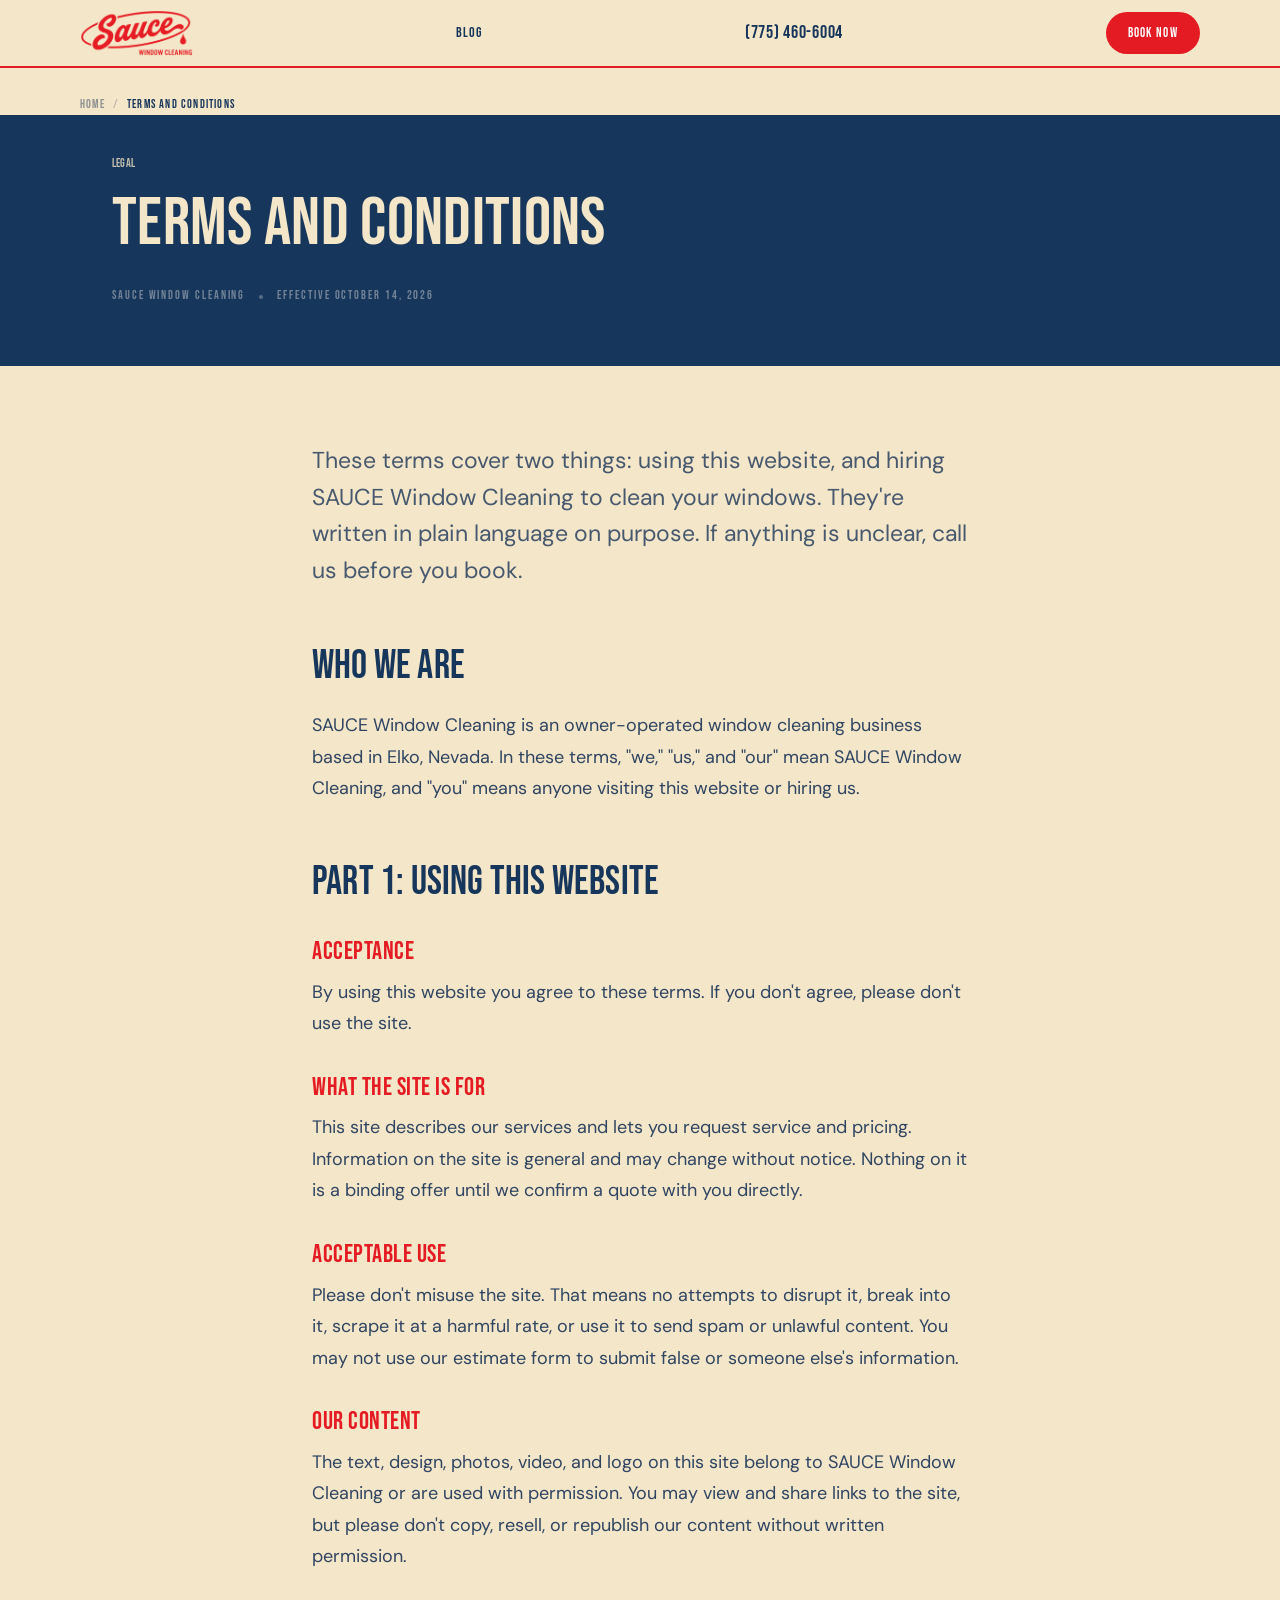
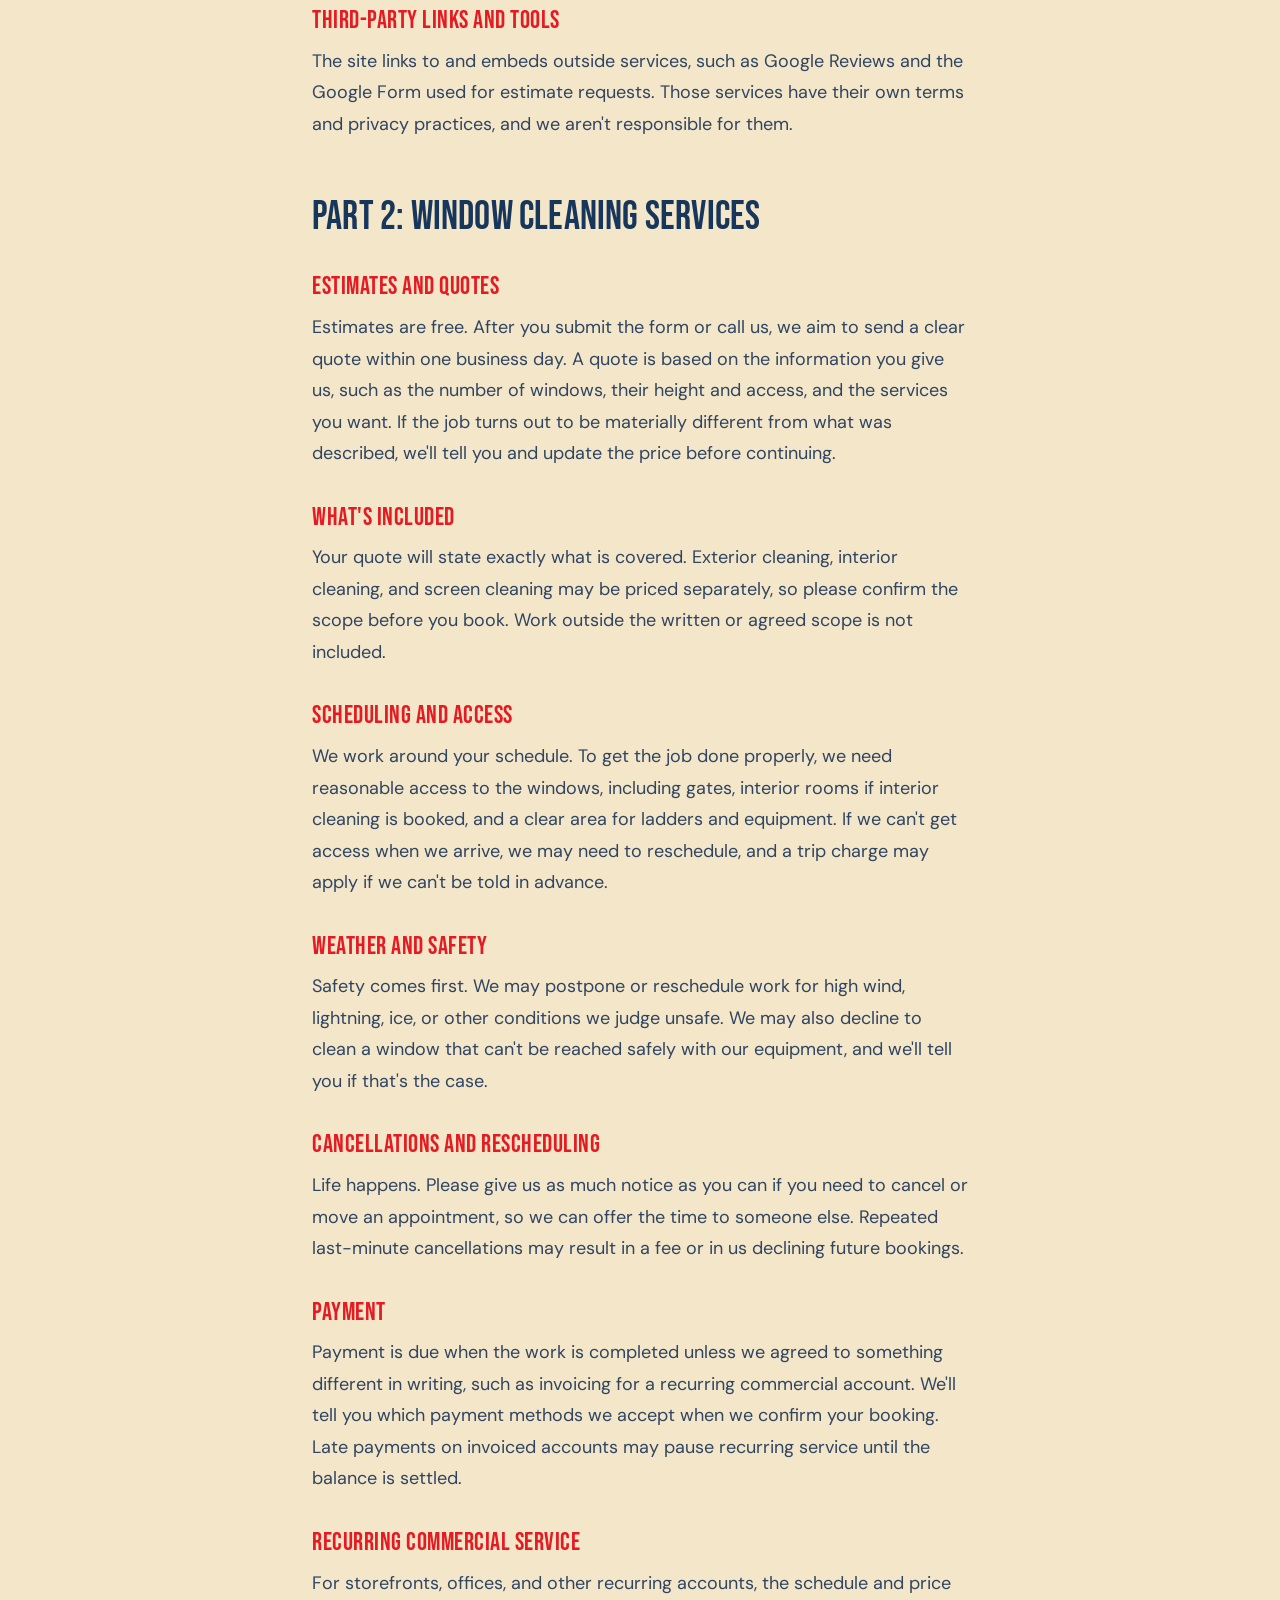
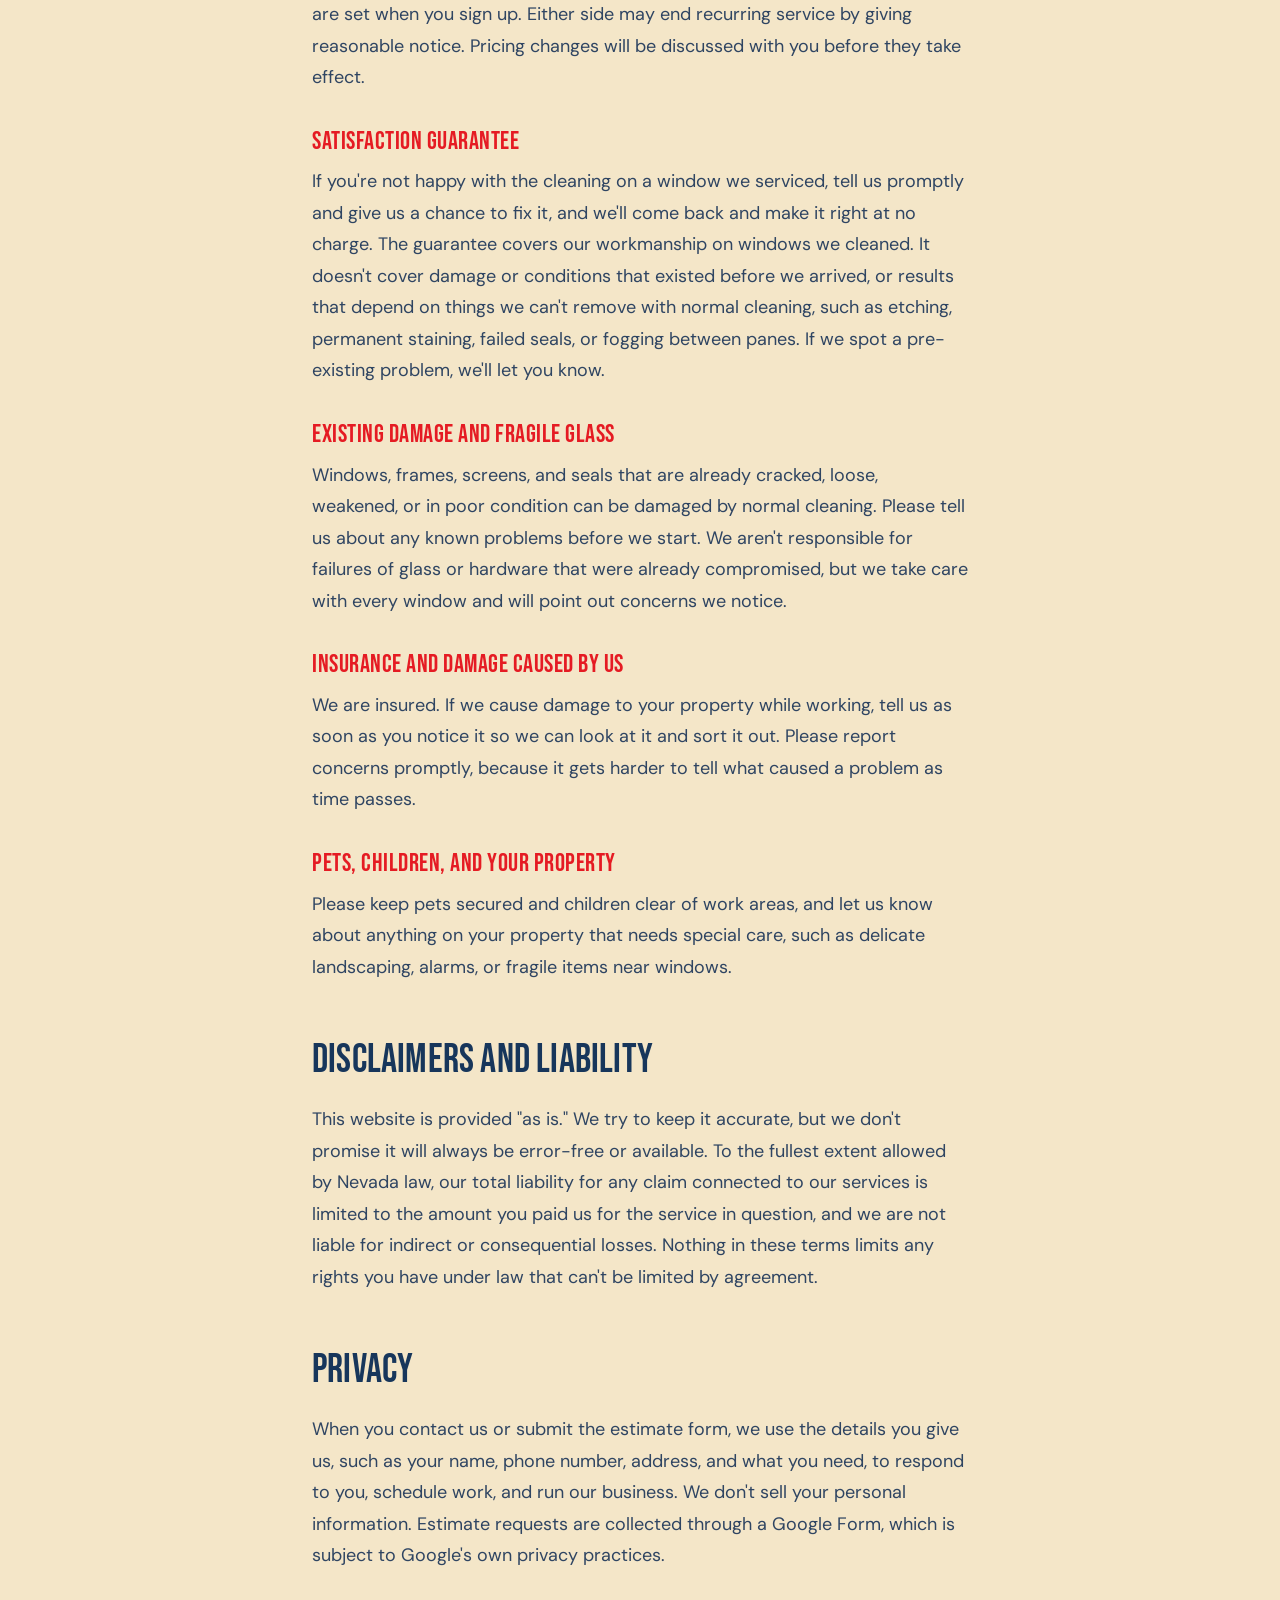
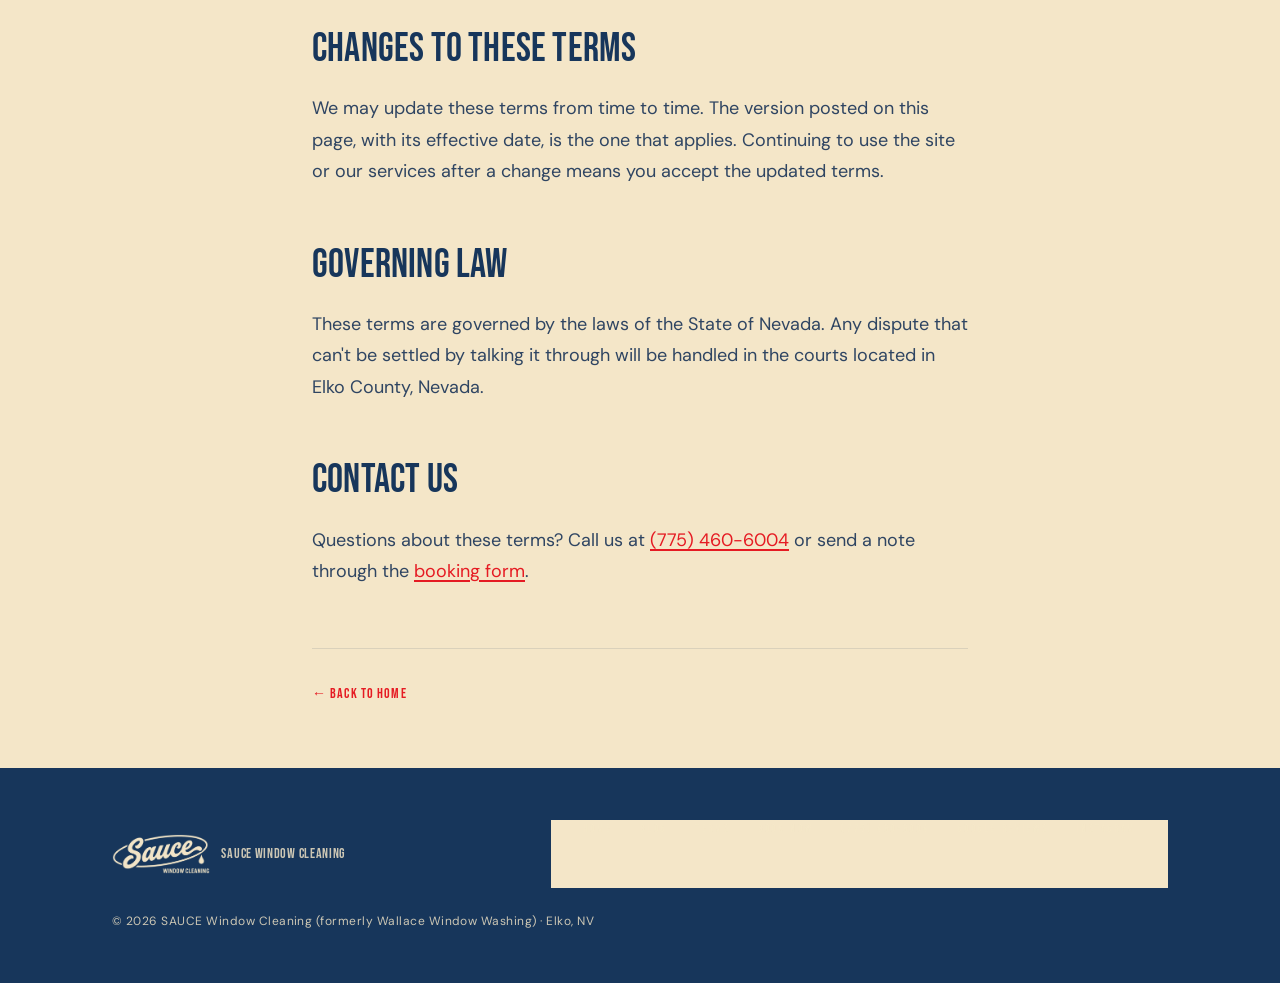
<file: terms/index.html>
<!DOCTYPE html>
<html lang="en">
<head>
  <meta charset="UTF-8">
  <meta name="viewport" content="width=device-width, initial-scale=1.0">
  <title>Terms and Conditions | SAUCE Window Cleaning</title>
  <meta name="description" content="Terms and conditions for using the SAUCE Window Cleaning website and for window cleaning services in Elko, NV: estimates, scheduling, payment, and our satisfaction guarantee.">
  <link rel="canonical" href="https://saucewindow.com/terms/">
  <meta name="robots" content="index, follow">

  <meta property="og:type" content="website">
  <meta property="og:site_name" content="SAUCE Window Cleaning">
  <meta property="og:title" content="Terms and Conditions | SAUCE Window Cleaning">
  <meta property="og:description" content="Terms for using our website and for window cleaning services in Elko, NV.">
  <meta property="og:url" content="https://saucewindow.com/terms/">
  <meta property="og:image" content="https://saucewindow.com/assets/hero-poster.jpg">
  <meta name="twitter:card" content="summary_large_image">

  <link rel="preconnect" href="https://fonts.googleapis.com">
  <link rel="preconnect" href="https://fonts.gstatic.com" crossorigin>
  <link href="https://fonts.googleapis.com/css2?family=Bebas+Neue&family=DM+Sans:ital,wght@0,400;0,500;0,700;1,400;1,500&family=Pacifico&display=swap" rel="stylesheet">
  <link rel="stylesheet" href="/assets/blog.css">

  <script type="application/ld+json">
  {
    "@context": "https://schema.org",
    "@type": "BreadcrumbList",
    "itemListElement": [
      { "@type": "ListItem", "position": 1, "name": "Home", "item": "https://saucewindow.com/" },
      { "@type": "ListItem", "position": 2, "name": "Terms and Conditions", "item": "https://saucewindow.com/terms/" }
    ]
  }
  </script>
</head>
<body>

<div id="cur" aria-hidden="true"></div>

<svg width="0" height="0" style="position:absolute" aria-hidden="true">
  <symbol id="wmark" viewBox="0 0 1000 606.2">
    <path fill="currentColor" d="M0.0,1.7 L128.4,604.5 L321.9,604.5 L421.2,315.1 L486.3,601.0 L683.2,601.0 L887.0,0.0 L678.1,0.0 L604.5,208.9 L549.7,0.0 L354.5,0.0 L268.8,212.3 L217.5,0.0 Z"/>
    <path fill="currentColor" d="M912.7,299.7 L840.8,419.5 L832.2,450.3 L832.2,476.0 L844.2,508.6 L864.7,530.8 L892.1,544.5 L926.4,546.2 L962.3,532.5 L982.9,512.0 L996.6,481.2 L998.3,455.5 L993.2,427.9 L978.9,398.8 Z"/>
  </symbol>
</svg>

<nav id="nav" aria-label="Site navigation">
  <div class="nav-inner">
    <a href="/" class="nav-logo" aria-label="SAUCE Window Cleaning">
      <img src="../assets/sauce-logo-red.png" alt="SAUCE Window Cleaning" width="113" height="46">
    </a>
    <div class="nav-links">
      <a href="/blog/" class="nav-link">Blog</a>
    </div>
    <a href="tel:+17754606004" class="nav-phone">(775) 460-6004</a>
    <a href="/#book" class="nav-cta">Book Now</a>
  </div>
</nav>

<div class="wrap crumb">
  <div class="crumb-list">
    <a href="/">Home</a>
    <span aria-hidden="true">/</span>
    <span class="current">Terms and Conditions</span>
  </div>
</div>

<section class="post-hero">
  <div class="wrap">
    <div class="eyebrow reveal">Legal</div>
    <h1 class="reveal" style="transition-delay:.06s">Terms and Conditions</h1>
    <div class="post-meta reveal" style="transition-delay:.12s">
      <span>SAUCE Window Cleaning</span>
      <span class="dot"></span>
      <span>Effective <time datetime="2026-10-14">October 14, 2026</time></span>
    </div>
  </div>
</section>

<article class="post-body">
  <div class="wrap post-content">

    <p class="post-lede">These terms cover two things: using this website, and hiring SAUCE Window Cleaning to clean your windows. They're written in plain language on purpose. If anything is unclear, call us before you book.</p>

    <h2>Who We Are</h2>
    <p>SAUCE Window Cleaning is an owner-operated window cleaning business based in Elko, Nevada. In these terms, "we," "us," and "our" mean SAUCE Window Cleaning, and "you" means anyone visiting this website or hiring us.</p>

    <h2>Part 1: Using This Website</h2>

    <h3>Acceptance</h3>
    <p>By using this website you agree to these terms. If you don't agree, please don't use the site.</p>

    <h3>What the site is for</h3>
    <p>This site describes our services and lets you request service and pricing. Information on the site is general and may change without notice. Nothing on it is a binding offer until we confirm a quote with you directly.</p>

    <h3>Acceptable use</h3>
    <p>Please don't misuse the site. That means no attempts to disrupt it, break into it, scrape it at a harmful rate, or use it to send spam or unlawful content. You may not use our estimate form to submit false or someone else's information.</p>

    <h3>Our content</h3>
    <p>The text, design, photos, video, and logo on this site belong to SAUCE Window Cleaning or are used with permission. You may view and share links to the site, but please don't copy, resell, or republish our content without written permission.</p>

    <h3>Third-party links and tools</h3>
    <p>The site links to and embeds outside services, such as Google Reviews and the Google Form used for estimate requests. Those services have their own terms and privacy practices, and we aren't responsible for them.</p>

    <h2>Part 2: Window Cleaning Services</h2>

    <h3>Estimates and quotes</h3>
    <p>Estimates are free. After you submit the form or call us, we aim to send a clear quote within one business day. A quote is based on the information you give us, such as the number of windows, their height and access, and the services you want. If the job turns out to be materially different from what was described, we'll tell you and update the price before continuing.</p>

    <h3>What's included</h3>
    <p>Your quote will state exactly what is covered. Exterior cleaning, interior cleaning, and screen cleaning may be priced separately, so please confirm the scope before you book. Work outside the written or agreed scope is not included.</p>

    <h3>Scheduling and access</h3>
    <p>We work around your schedule. To get the job done properly, we need reasonable access to the windows, including gates, interior rooms if interior cleaning is booked, and a clear area for ladders and equipment. If we can't get access when we arrive, we may need to reschedule, and a trip charge may apply if we can't be told in advance.</p>

    <h3>Weather and safety</h3>
    <p>Safety comes first. We may postpone or reschedule work for high wind, lightning, ice, or other conditions we judge unsafe. We may also decline to clean a window that can't be reached safely with our equipment, and we'll tell you if that's the case.</p>

    <h3>Cancellations and rescheduling</h3>
    <p>Life happens. Please give us as much notice as you can if you need to cancel or move an appointment, so we can offer the time to someone else. Repeated last-minute cancellations may result in a fee or in us declining future bookings.</p>

    <h3>Payment</h3>
    <p>Payment is due when the work is completed unless we agreed to something different in writing, such as invoicing for a recurring commercial account. We'll tell you which payment methods we accept when we confirm your booking. Late payments on invoiced accounts may pause recurring service until the balance is settled.</p>

    <h3>Recurring commercial service</h3>
    <p>For storefronts, offices, and other recurring accounts, the schedule and price are set when you sign up. Either side may end recurring service by giving reasonable notice. Pricing changes will be discussed with you before they take effect.</p>

    <h3>Satisfaction guarantee</h3>
    <p>If you're not happy with the cleaning on a window we serviced, tell us promptly and give us a chance to fix it, and we'll come back and make it right at no charge. The guarantee covers our workmanship on windows we cleaned. It doesn't cover damage or conditions that existed before we arrived, or results that depend on things we can't remove with normal cleaning, such as etching, permanent staining, failed seals, or fogging between panes. If we spot a pre-existing problem, we'll let you know.</p>

    <h3>Existing damage and fragile glass</h3>
    <p>Windows, frames, screens, and seals that are already cracked, loose, weakened, or in poor condition can be damaged by normal cleaning. Please tell us about any known problems before we start. We aren't responsible for failures of glass or hardware that were already compromised, but we take care with every window and will point out concerns we notice.</p>

    <h3>Insurance and damage caused by us</h3>
    <p>We are insured. If we cause damage to your property while working, tell us as soon as you notice it so we can look at it and sort it out. Please report concerns promptly, because it gets harder to tell what caused a problem as time passes.</p>

    <h3>Pets, children, and your property</h3>
    <p>Please keep pets secured and children clear of work areas, and let us know about anything on your property that needs special care, such as delicate landscaping, alarms, or fragile items near windows.</p>

    <h2>Disclaimers and Liability</h2>
    <p>This website is provided "as is." We try to keep it accurate, but we don't promise it will always be error-free or available. To the fullest extent allowed by Nevada law, our total liability for any claim connected to our services is limited to the amount you paid us for the service in question, and we are not liable for indirect or consequential losses. Nothing in these terms limits any rights you have under law that can't be limited by agreement.</p>

    <h2>Privacy</h2>
    <p>When you contact us or submit the estimate form, we use the details you give us, such as your name, phone number, address, and what you need, to respond to you, schedule work, and run our business. We don't sell your personal information. Estimate requests are collected through a Google Form, which is subject to Google's own privacy practices.</p>

    <h2>Changes to These Terms</h2>
    <p>We may update these terms from time to time. The version posted on this page, with its effective date, is the one that applies. Continuing to use the site or our services after a change means you accept the updated terms.</p>

    <h2>Governing Law</h2>
    <p>These terms are governed by the laws of the State of Nevada. Any dispute that can't be settled by talking it through will be handled in the courts located in Elko County, Nevada.</p>

    <h2>Contact Us</h2>
    <p>Questions about these terms? Call us at <a href="tel:+17754606004">(775) 460-6004</a> or send a note through the <a href="/#book">booking form</a>.</p>

    <div class="post-footer-nav">
      <a href="/">&larr; Back to Home</a>
    </div>

  </div>
</article>

<footer>
  <div class="footer-inner">
    <div class="footer-brand">
      <img src="../assets/sauce-logo-ivory.png" alt="" width="98" height="40">
      <div class="footer-brand-name">SAUCE Window Cleaning</div>
    </div>
    <nav class="footer-links" aria-label="Footer navigation">
      <a href="/">Home</a>
      <a href="/blog/">Blog</a>
      <a href="/terms/">Terms</a>
      <a href="/#book">Book Now</a>
      <a href="tel:+17754606004">(775) 460-6004</a>
      <a href="https://g.page/r/CWcIIirJ8A5tEBM/review" target="_blank" rel="noopener noreferrer">Google Reviews</a>
      <a href="https://www.instagram.com/wallacewindow/" target="_blank" rel="noopener noreferrer">Instagram</a>
    </nav>
    <div class="footer-copy">&copy; 2026 SAUCE Window Cleaning (formerly Wallace Window Washing) &middot; Elko, NV</div>
  </div>
</footer>

<script src="/assets/blog.js"></script>
</body>
</html>
</file>
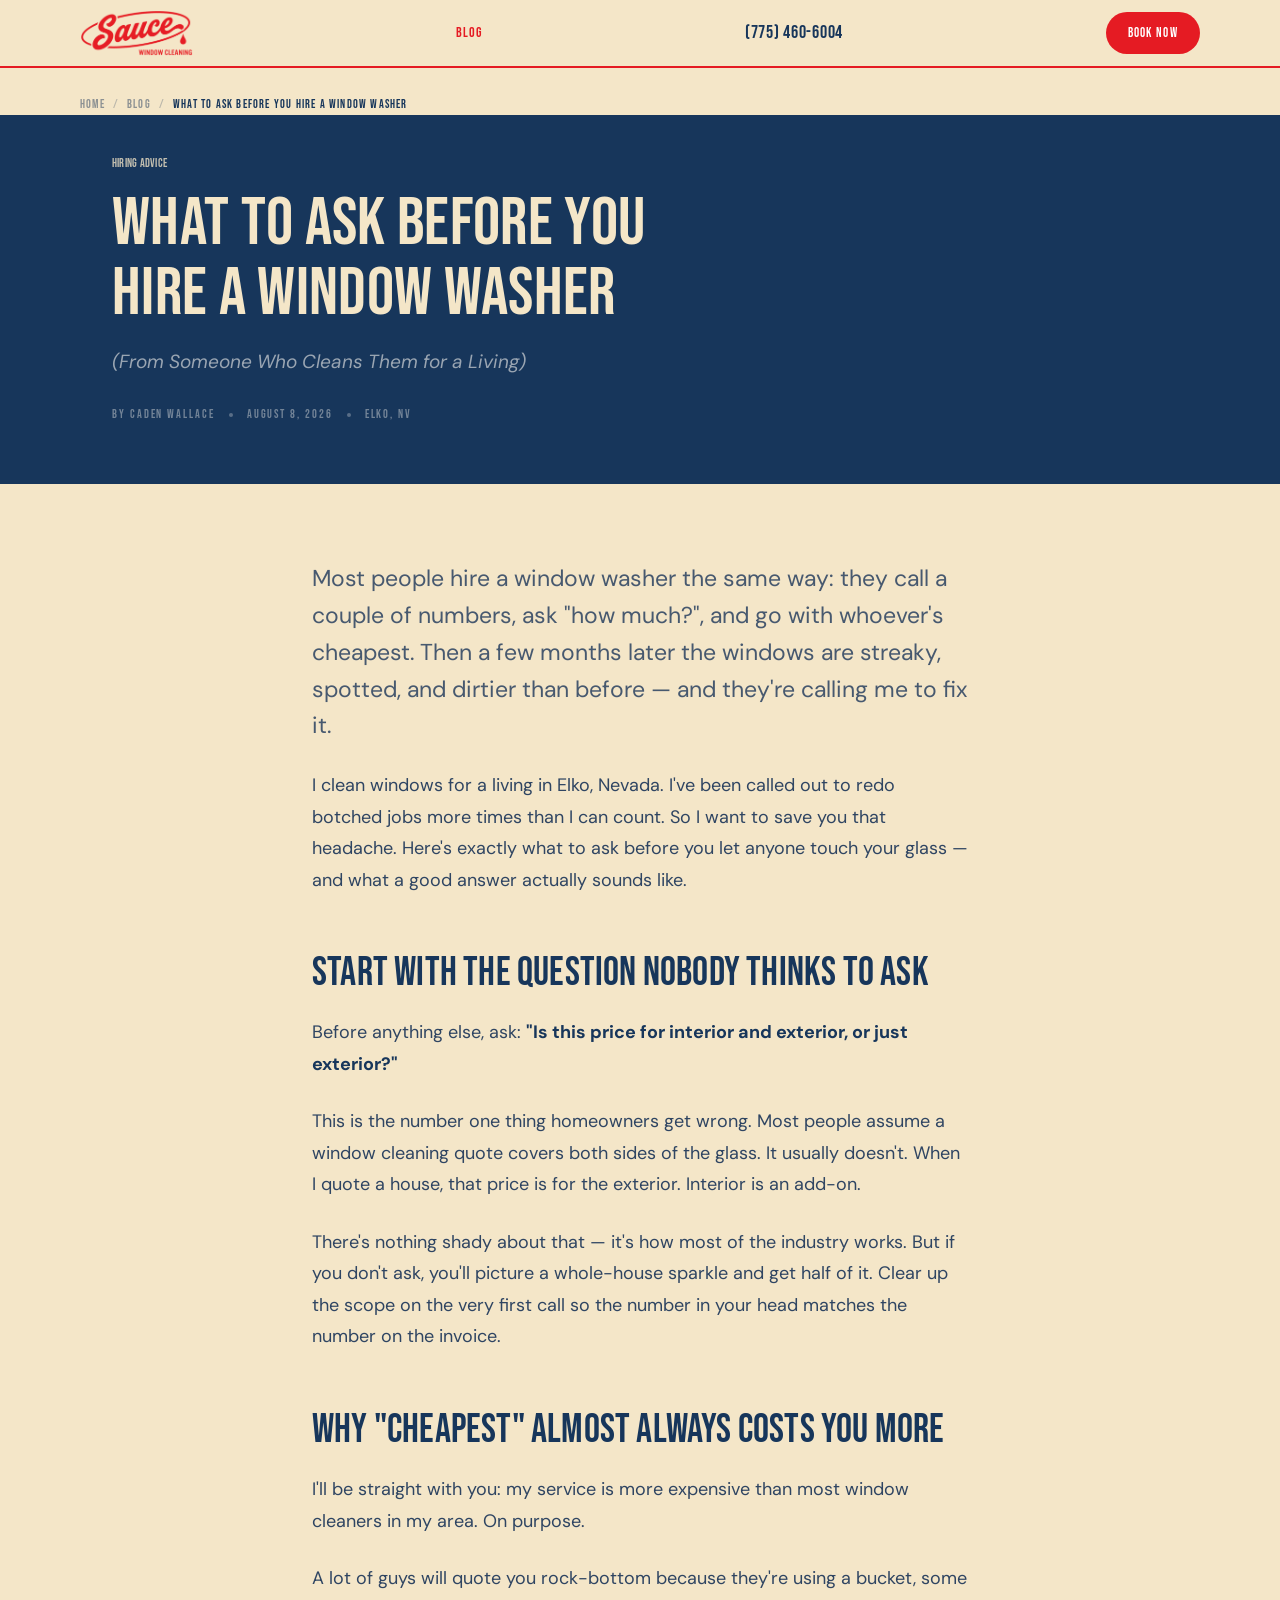
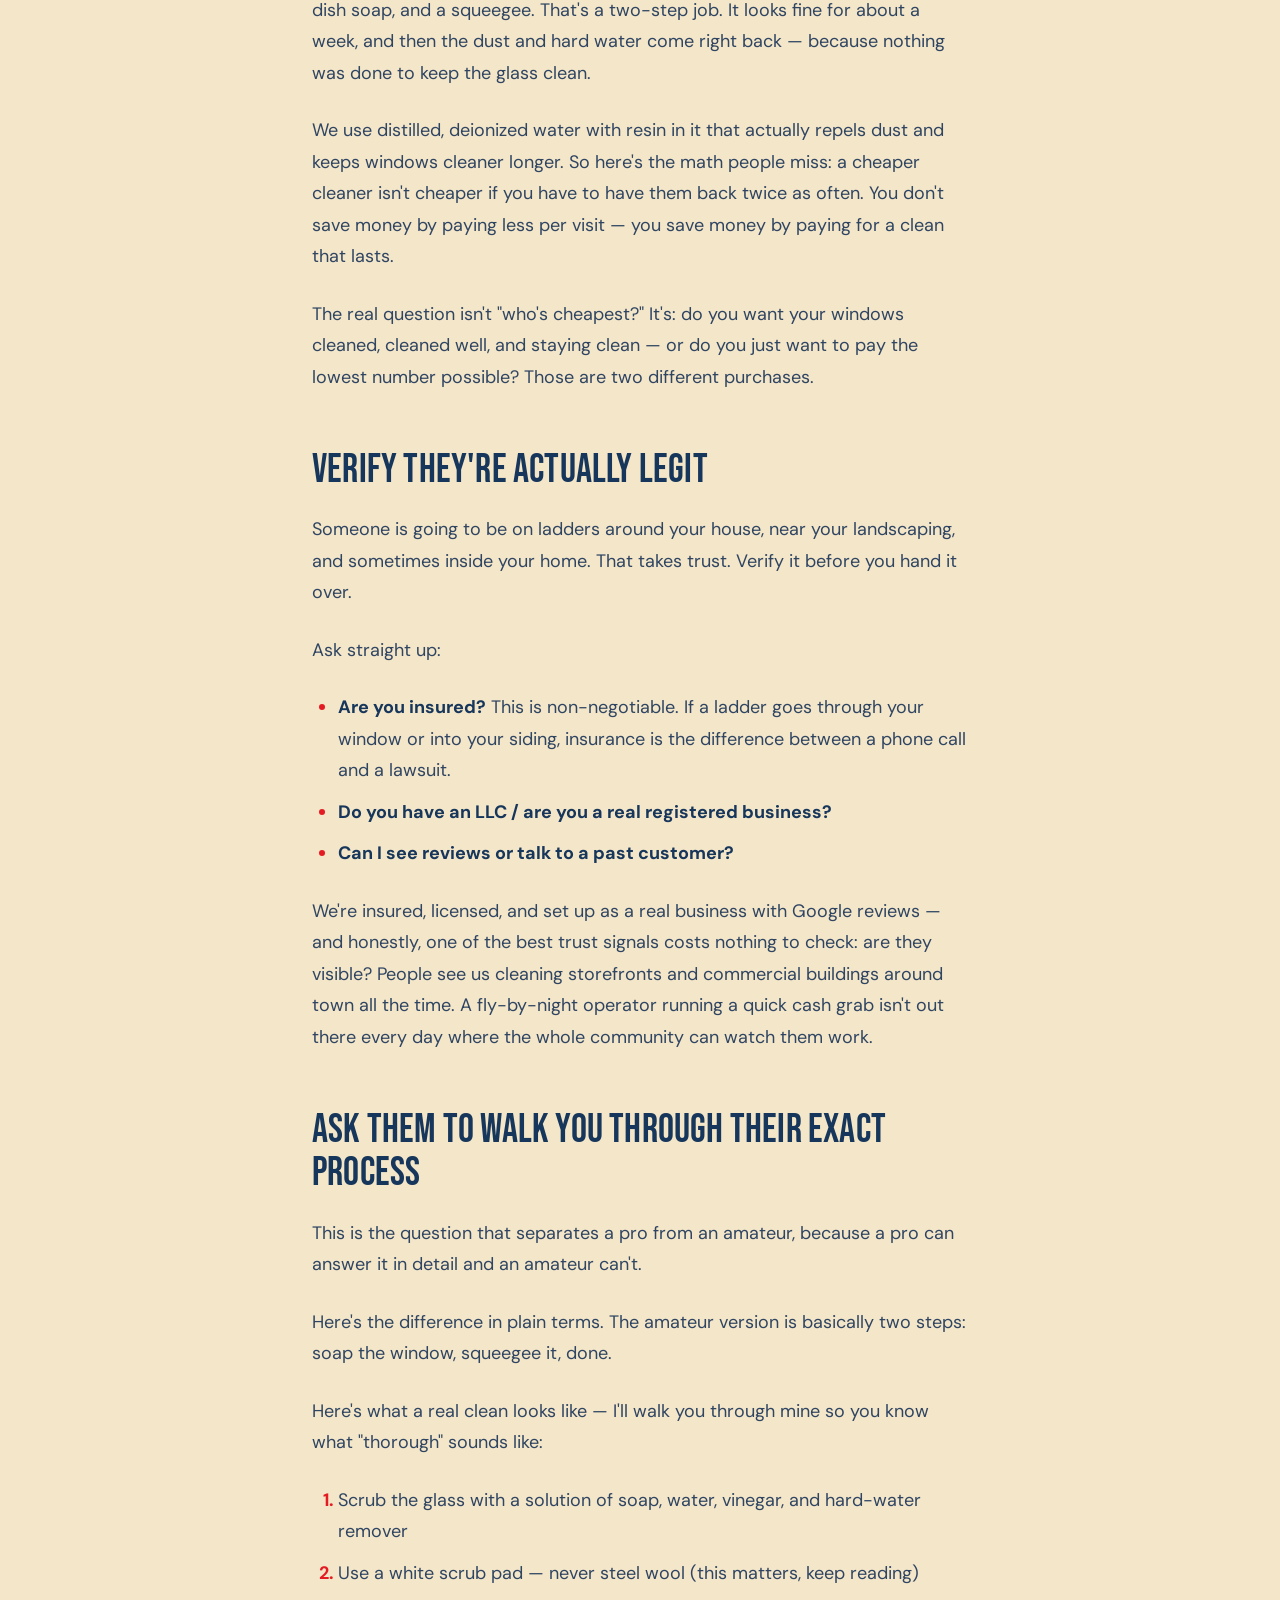
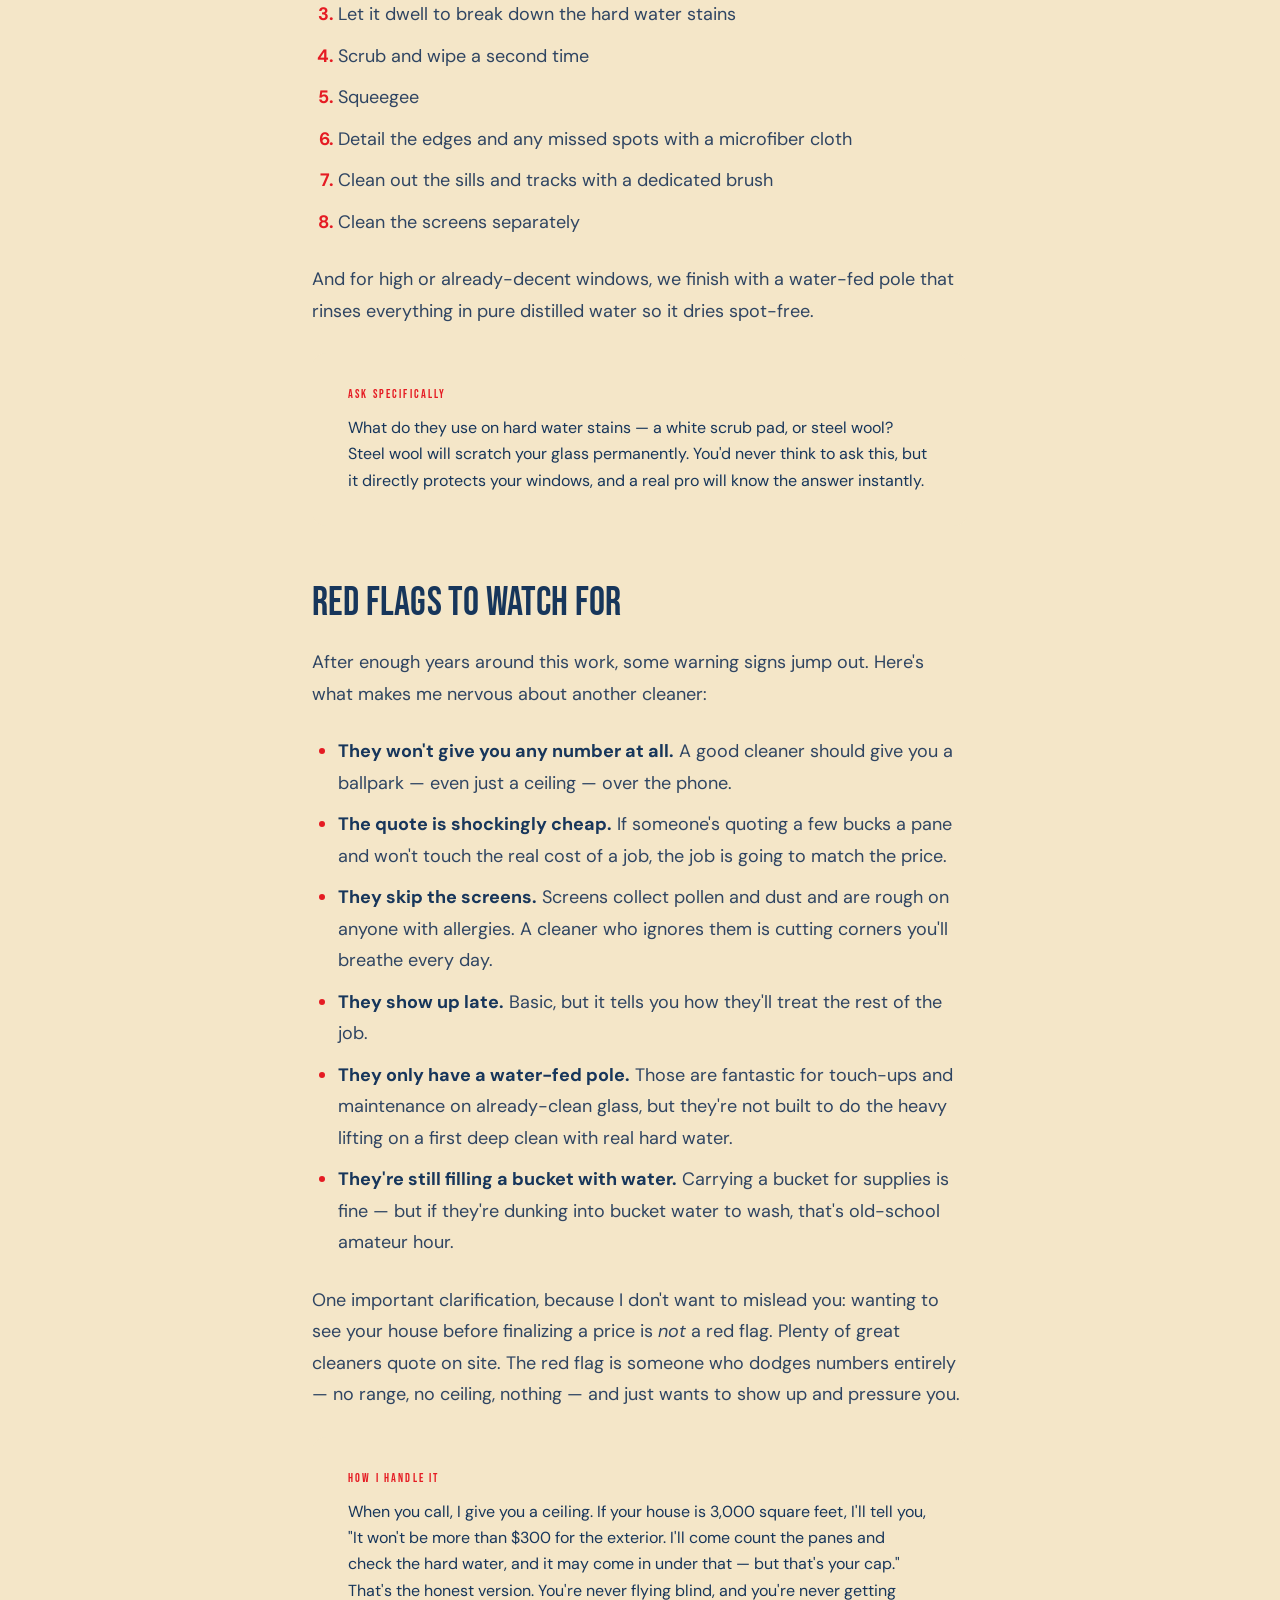
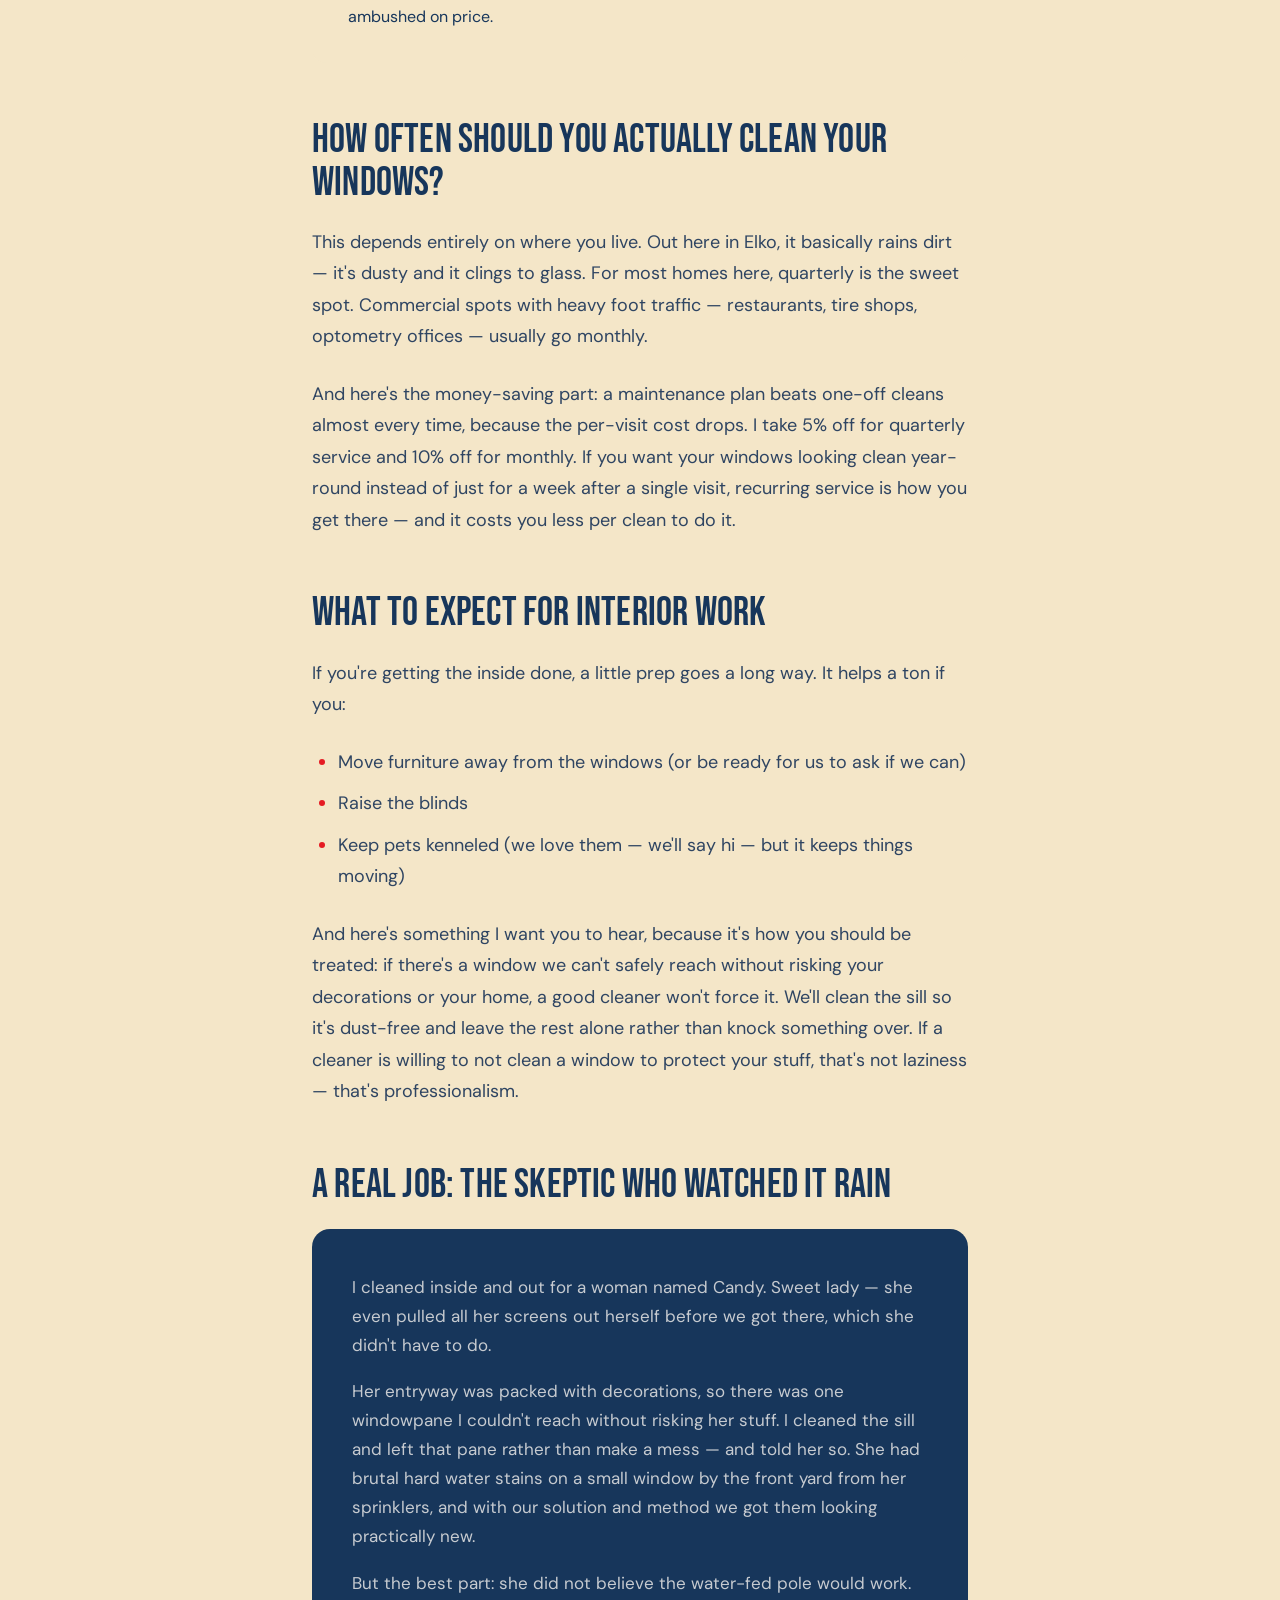
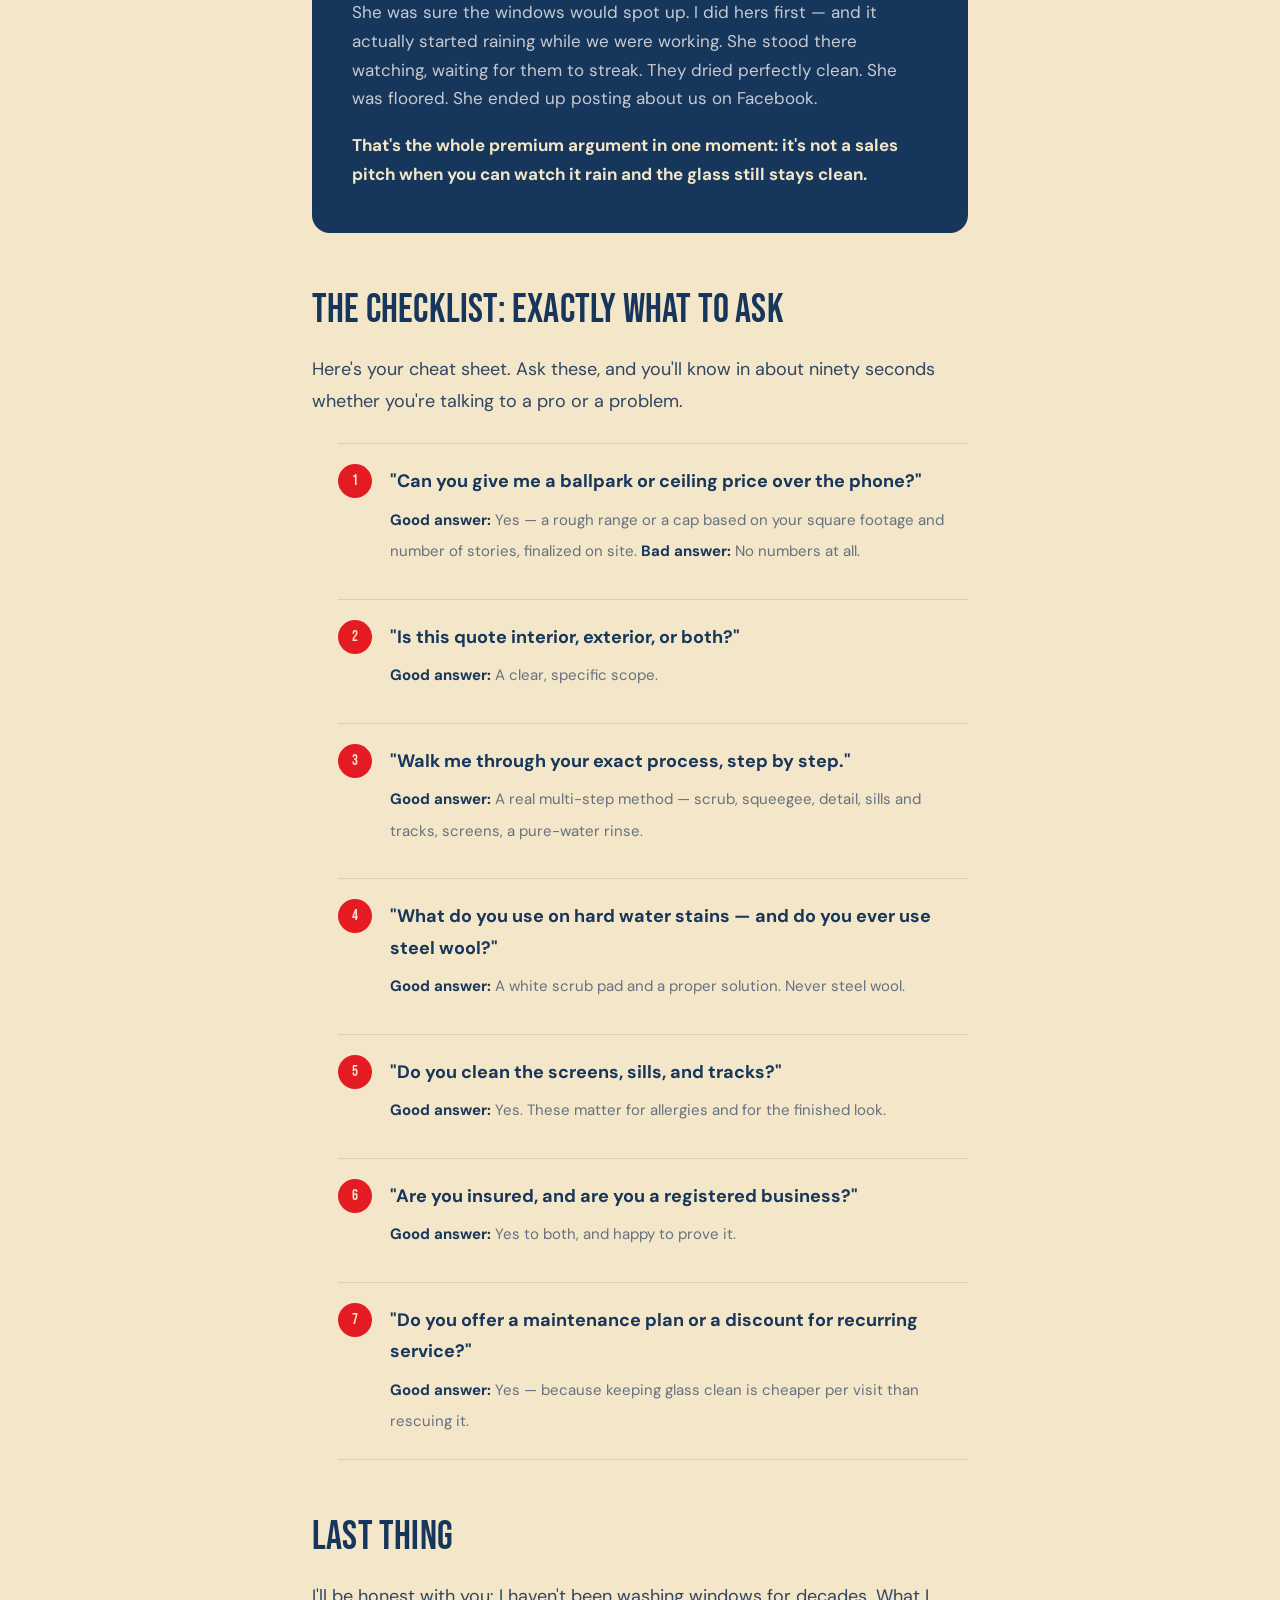
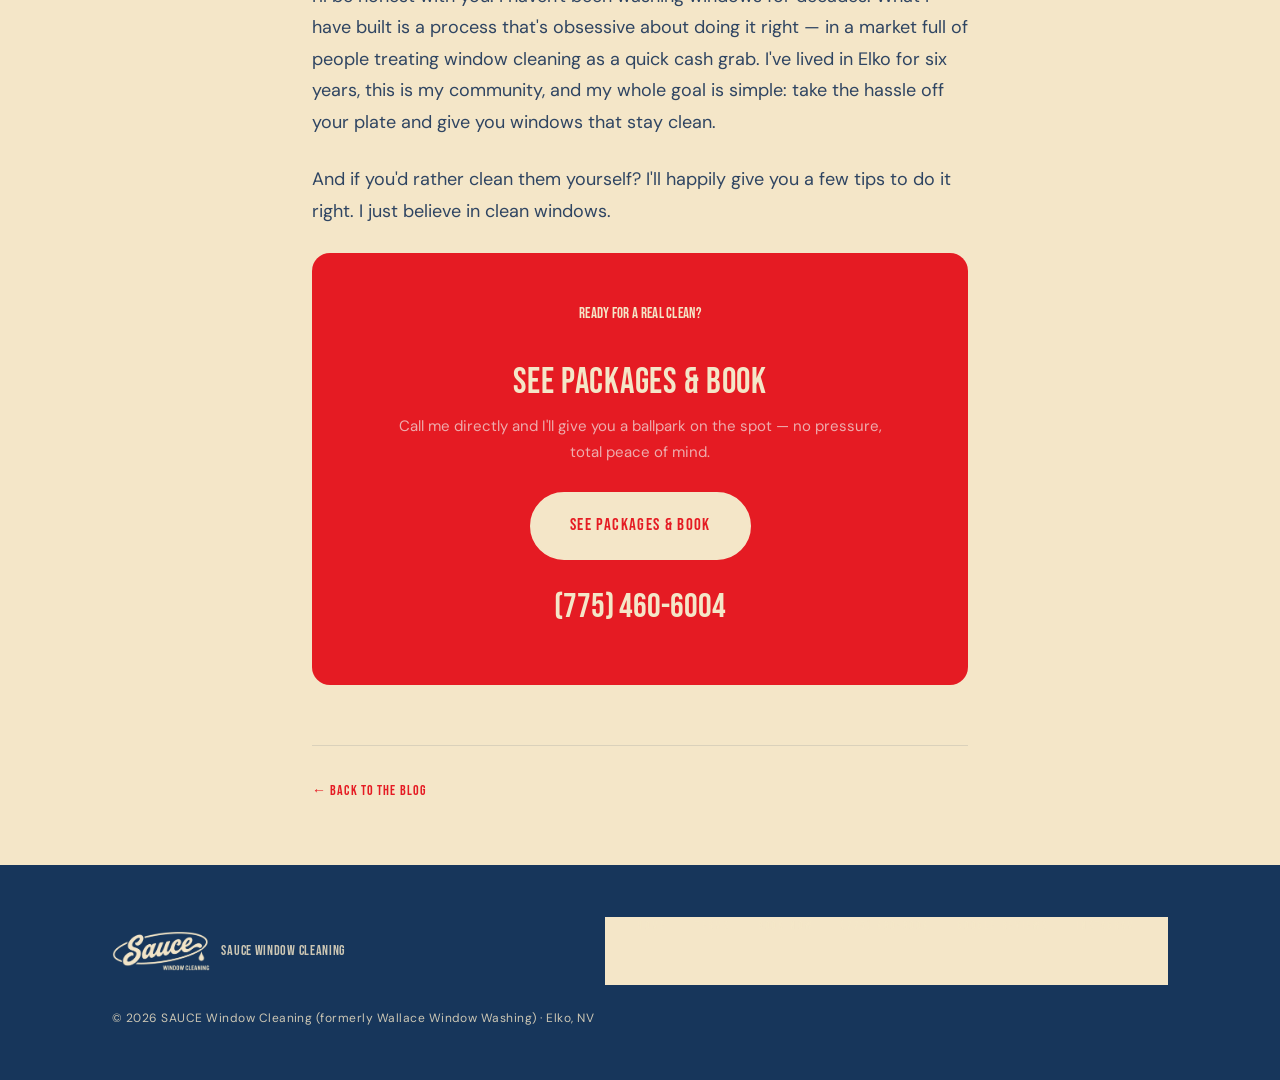
<file: blog/what-to-ask-before-you-hire-a-window-washer/index.html>
<!DOCTYPE html>
<html lang="en">
<head>
  <meta charset="UTF-8">
  <meta name="viewport" content="width=device-width, initial-scale=1.0">
  <title>What to Ask Before You Hire a Window Washer in Elko, NV</title>
  <meta name="description" content="A window cleaner in Elko, NV shares the exact questions to ask before hiring anyone — pricing, insurance, process, and the red flags to avoid.">
  <link rel="canonical" href="https://saucewindow.com/blog/what-to-ask-before-you-hire-a-window-washer/">

  <meta property="og:type" content="article">
  <meta property="og:title" content="What to Ask Before You Hire a Window Washer">
  <meta property="og:description" content="A window cleaner in Elko, NV shares the exact questions to ask before hiring anyone — pricing, insurance, process, and the red flags to avoid.">
  <meta property="og:url" content="https://saucewindow.com/blog/what-to-ask-before-you-hire-a-window-washer/">
  <meta property="og:image" content="https://saucewindow.com/assets/hero-poster.jpg">
  <meta property="article:published_time" content="2026-08-08">
  <meta name="twitter:card" content="summary_large_image">

  <link rel="preconnect" href="https://fonts.googleapis.com">
  <link rel="preconnect" href="https://fonts.gstatic.com" crossorigin>
  <link href="https://fonts.googleapis.com/css2?family=Bebas+Neue&family=DM+Sans:ital,wght@0,400;0,500;0,700;1,400;1,500&family=Pacifico&display=swap" rel="stylesheet">
  <link rel="stylesheet" href="/assets/blog.css">

  <script type="application/ld+json">
  {
    "@context": "https://schema.org",
    "@type": "BlogPosting",
    "headline": "What to Ask Before You Hire a Window Washer",
    "description": "A window cleaner in Elko, NV shares the exact questions to ask before hiring anyone — pricing, insurance, process, and the red flags to avoid.",
    "image": "https://saucewindow.com/assets/hero-poster.jpg",
    "datePublished": "2026-08-08",
    "dateModified": "2026-08-08",
    "author": { "@type": "Person", "name": "Caden Wallace" },
    "publisher": { "@type": "Organization", "name": "SAUCE Window Cleaning", "alternateName": "Wallace Window Washing" },
    "mainEntityOfPage": "https://saucewindow.com/blog/what-to-ask-before-you-hire-a-window-washer/"
  }
  </script>
  <script type="application/ld+json">
  {
    "@context": "https://schema.org",
    "@type": "BreadcrumbList",
    "itemListElement": [
      { "@type": "ListItem", "position": 1, "name": "Home", "item": "https://saucewindow.com/" },
      { "@type": "ListItem", "position": 2, "name": "Blog", "item": "https://saucewindow.com/blog/" },
      { "@type": "ListItem", "position": 3, "name": "What to Ask Before You Hire a Window Washer", "item": "https://saucewindow.com/blog/what-to-ask-before-you-hire-a-window-washer/" }
    ]
  }
  </script>
</head>
<body>

<div id="cur" aria-hidden="true"></div>

<svg width="0" height="0" style="position:absolute" aria-hidden="true">
  <symbol id="wmark" viewBox="0 0 1000 606.2">
    <path fill="currentColor" d="M0.0,1.7 L128.4,604.5 L321.9,604.5 L421.2,315.1 L486.3,601.0 L683.2,601.0 L887.0,0.0 L678.1,0.0 L604.5,208.9 L549.7,0.0 L354.5,0.0 L268.8,212.3 L217.5,0.0 Z"/>
    <path fill="currentColor" d="M912.7,299.7 L840.8,419.5 L832.2,450.3 L832.2,476.0 L844.2,508.6 L864.7,530.8 L892.1,544.5 L926.4,546.2 L962.3,532.5 L982.9,512.0 L996.6,481.2 L998.3,455.5 L993.2,427.9 L978.9,398.8 Z"/>
  </symbol>
</svg>

<nav id="nav" aria-label="Site navigation">
  <div class="nav-inner">
    <a href="/" class="nav-logo" aria-label="SAUCE Window Cleaning">
      <img src="../../assets/sauce-logo-red.png" alt="SAUCE Window Cleaning" width="113" height="46">
    </a>
    <div class="nav-links">
      <a href="/blog/" class="nav-link is-active">Blog</a>
    </div>
    <a href="tel:+17754606004" class="nav-phone">(775) 460-6004</a>
    <a href="/#book" class="nav-cta">Book Now</a>
  </div>
</nav>

<div class="wrap crumb">
  <div class="crumb-list">
    <a href="/">Home</a>
    <span aria-hidden="true">/</span>
    <a href="/blog/">Blog</a>
    <span aria-hidden="true">/</span>
    <span class="current">What to Ask Before You Hire a Window Washer</span>
  </div>
</div>

<section class="post-hero">
  <div class="wrap">
    <div class="eyebrow reveal">Hiring Advice</div>
    <h1 class="reveal" style="transition-delay:.06s">What to Ask Before You Hire a Window Washer</h1>
    <p class="subhead reveal" style="transition-delay:.12s">(From Someone Who Cleans Them for a Living)</p>
    <div class="post-meta reveal" style="transition-delay:.16s">
      <span>By Caden Wallace</span>
      <span class="dot"></span>
      <time datetime="2026-08-08">August 8, 2026</time>
      <span class="dot"></span>
      <span>Elko, NV</span>
    </div>
  </div>
</section>

<article class="post-body">
  <div class="wrap post-content">

    <p class="post-lede">Most people hire a window washer the same way: they call a couple of numbers, ask "how much?", and go with whoever's cheapest. Then a few months later the windows are streaky, spotted, and dirtier than before — and they're calling me to fix it.</p>

    <p>I clean windows for a living in Elko, Nevada. I've been called out to redo botched jobs more times than I can count. So I want to save you that headache. Here's exactly what to ask before you let anyone touch your glass — and what a good answer actually sounds like.</p>

    <h2>Start With the Question Nobody Thinks to Ask</h2>
    <p>Before anything else, ask: <strong>"Is this price for interior and exterior, or just exterior?"</strong></p>
    <p>This is the number one thing homeowners get wrong. Most people assume a window cleaning quote covers both sides of the glass. It usually doesn't. When I quote a house, that price is for the exterior. Interior is an add-on.</p>
    <p>There's nothing shady about that — it's how most of the industry works. But if you don't ask, you'll picture a whole-house sparkle and get half of it. Clear up the scope on the very first call so the number in your head matches the number on the invoice.</p>

    <h2>Why "Cheapest" Almost Always Costs You More</h2>
    <p>I'll be straight with you: my service is more expensive than most window cleaners in my area. On purpose.</p>
    <p>A lot of guys will quote you rock-bottom because they're using a bucket, some dish soap, and a squeegee. That's a two-step job. It looks fine for about a week, and then the dust and hard water come right back — because nothing was done to keep the glass clean.</p>
    <p>We use distilled, deionized water with resin in it that actually repels dust and keeps windows cleaner longer. So here's the math people miss: a cheaper cleaner isn't cheaper if you have to have them back twice as often. You don't save money by paying less per visit — you save money by paying for a clean that lasts.</p>
    <p>The real question isn't "who's cheapest?" It's: do you want your windows cleaned, cleaned well, and staying clean — or do you just want to pay the lowest number possible? Those are two different purchases.</p>

    <h2>Verify They're Actually Legit</h2>
    <p>Someone is going to be on ladders around your house, near your landscaping, and sometimes inside your home. That takes trust. Verify it before you hand it over.</p>
    <p>Ask straight up:</p>
    <ul>
      <li><strong>Are you insured?</strong> This is non-negotiable. If a ladder goes through your window or into your siding, insurance is the difference between a phone call and a lawsuit.</li>
      <li><strong>Do you have an LLC / are you a real registered business?</strong></li>
      <li><strong>Can I see reviews or talk to a past customer?</strong></li>
    </ul>
    <p>We're insured, licensed, and set up as a real business with Google reviews — and honestly, one of the best trust signals costs nothing to check: are they visible? People see us cleaning storefronts and commercial buildings around town all the time. A fly-by-night operator running a quick cash grab isn't out there every day where the whole community can watch them work.</p>

    <h2>Ask Them to Walk You Through Their Exact Process</h2>
    <p>This is the question that separates a pro from an amateur, because a pro can answer it in detail and an amateur can't.</p>
    <p>Here's the difference in plain terms. The amateur version is basically two steps: soap the window, squeegee it, done.</p>
    <p>Here's what a real clean looks like — I'll walk you through mine so you know what "thorough" sounds like:</p>
    <ol>
      <li>Scrub the glass with a solution of soap, water, vinegar, and hard-water remover</li>
      <li>Use a white scrub pad — never steel wool (this matters, keep reading)</li>
      <li>Let it dwell to break down the hard water stains</li>
      <li>Scrub and wipe a second time</li>
      <li>Squeegee</li>
      <li>Detail the edges and any missed spots with a microfiber cloth</li>
      <li>Clean out the sills and tracks with a dedicated brush</li>
      <li>Clean the screens separately</li>
    </ol>
    <p>And for high or already-decent windows, we finish with a water-fed pole that rinses everything in pure distilled water so it dries spot-free.</p>
    <div class="callout">
      <strong>Ask specifically</strong>
      What do they use on hard water stains — a white scrub pad, or steel wool? Steel wool will scratch your glass permanently. You'd never think to ask this, but it directly protects your windows, and a real pro will know the answer instantly.
    </div>

    <h2>Red Flags to Watch For</h2>
    <p>After enough years around this work, some warning signs jump out. Here's what makes me nervous about another cleaner:</p>
    <ul>
      <li><strong>They won't give you any number at all.</strong> A good cleaner should give you a ballpark — even just a ceiling — over the phone.</li>
      <li><strong>The quote is shockingly cheap.</strong> If someone's quoting a few bucks a pane and won't touch the real cost of a job, the job is going to match the price.</li>
      <li><strong>They skip the screens.</strong> Screens collect pollen and dust and are rough on anyone with allergies. A cleaner who ignores them is cutting corners you'll breathe every day.</li>
      <li><strong>They show up late.</strong> Basic, but it tells you how they'll treat the rest of the job.</li>
      <li><strong>They only have a water-fed pole.</strong> Those are fantastic for touch-ups and maintenance on already-clean glass, but they're not built to do the heavy lifting on a first deep clean with real hard water.</li>
      <li><strong>They're still filling a bucket with water.</strong> Carrying a bucket for supplies is fine — but if they're dunking into bucket water to wash, that's old-school amateur hour.</li>
    </ul>
    <p>One important clarification, because I don't want to mislead you: wanting to see your house before finalizing a price is <em>not</em> a red flag. Plenty of great cleaners quote on site. The red flag is someone who dodges numbers entirely — no range, no ceiling, nothing — and just wants to show up and pressure you.</p>
    <div class="callout">
      <strong>How I handle it</strong>
      When you call, I give you a ceiling. If your house is 3,000 square feet, I'll tell you, "It won't be more than $300 for the exterior. I'll come count the panes and check the hard water, and it may come in under that — but that's your cap." That's the honest version. You're never flying blind, and you're never getting ambushed on price.
    </div>

    <h2>How Often Should You Actually Clean Your Windows?</h2>
    <p>This depends entirely on where you live. Out here in Elko, it basically rains dirt — it's dusty and it clings to glass. For most homes here, quarterly is the sweet spot. Commercial spots with heavy foot traffic — restaurants, tire shops, optometry offices — usually go monthly.</p>
    <p>And here's the money-saving part: a maintenance plan beats one-off cleans almost every time, because the per-visit cost drops. I take 5% off for quarterly service and 10% off for monthly. If you want your windows looking clean year-round instead of just for a week after a single visit, recurring service is how you get there — and it costs you less per clean to do it.</p>

    <h2>What to Expect for Interior Work</h2>
    <p>If you're getting the inside done, a little prep goes a long way. It helps a ton if you:</p>
    <ul>
      <li>Move furniture away from the windows (or be ready for us to ask if we can)</li>
      <li>Raise the blinds</li>
      <li>Keep pets kenneled (we love them — we'll say hi — but it keeps things moving)</li>
    </ul>
    <p>And here's something I want you to hear, because it's how you should be treated: if there's a window we can't safely reach without risking your decorations or your home, a good cleaner won't force it. We'll clean the sill so it's dust-free and leave the rest alone rather than knock something over. If a cleaner is willing to not clean a window to protect your stuff, that's not laziness — that's professionalism.</p>

    <h2>A Real Job: The Skeptic Who Watched It Rain</h2>
    <div class="pull-story">
      <p>I cleaned inside and out for a woman named Candy. Sweet lady — she even pulled all her screens out herself before we got there, which she didn't have to do.</p>
      <p>Her entryway was packed with decorations, so there was one windowpane I couldn't reach without risking her stuff. I cleaned the sill and left that pane rather than make a mess — and told her so. She had brutal hard water stains on a small window by the front yard from her sprinklers, and with our solution and method we got them looking practically new.</p>
      <p>But the best part: she did not believe the water-fed pole would work. She was sure the windows would spot up. I did hers first — and it actually started raining while we were working. She stood there watching, waiting for them to streak. They dried perfectly clean. She was floored. She ended up posting about us on Facebook.</p>
      <p><strong>That's the whole premium argument in one moment: it's not a sales pitch when you can watch it rain and the glass still stays clean.</strong></p>
    </div>

    <h2>The Checklist: Exactly What to Ask</h2>
    <p>Here's your cheat sheet. Ask these, and you'll know in about ninety seconds whether you're talking to a pro or a problem.</p>
    <ol class="checklist">
      <li><span class="q">"Can you give me a ballpark or ceiling price over the phone?"</span><span class="a"><b>Good answer:</b> Yes — a rough range or a cap based on your square footage and number of stories, finalized on site. <b>Bad answer:</b> No numbers at all.</span></li>
      <li><span class="q">"Is this quote interior, exterior, or both?"</span><span class="a"><b>Good answer:</b> A clear, specific scope.</span></li>
      <li><span class="q">"Walk me through your exact process, step by step."</span><span class="a"><b>Good answer:</b> A real multi-step method — scrub, squeegee, detail, sills and tracks, screens, a pure-water rinse.</span></li>
      <li><span class="q">"What do you use on hard water stains — and do you ever use steel wool?"</span><span class="a"><b>Good answer:</b> A white scrub pad and a proper solution. Never steel wool.</span></li>
      <li><span class="q">"Do you clean the screens, sills, and tracks?"</span><span class="a"><b>Good answer:</b> Yes. These matter for allergies and for the finished look.</span></li>
      <li><span class="q">"Are you insured, and are you a registered business?"</span><span class="a"><b>Good answer:</b> Yes to both, and happy to prove it.</span></li>
      <li><span class="q">"Do you offer a maintenance plan or a discount for recurring service?"</span><span class="a"><b>Good answer:</b> Yes — because keeping glass clean is cheaper per visit than rescuing it.</span></li>
    </ol>

    <h2>Last Thing</h2>
    <p>I'll be honest with you: I haven't been washing windows for decades. What I have built is a process that's obsessive about doing it right — in a market full of people treating window cleaning as a quick cash grab. I've lived in Elko for six years, this is my community, and my whole goal is simple: take the hassle off your plate and give you windows that stay clean.</p>
    <p>And if you'd rather clean them yourself? I'll happily give you a few tips to do it right. I just believe in clean windows.</p>

    <div class="post-cta">
      <p class="eyebrow" style="color:var(--sand)">Ready For a Real Clean?</p>
      <h3>See Packages &amp; Book</h3>
      <p>Call me directly and I'll give you a ballpark on the spot — no pressure, total peace of mind.</p>
      <a href="/#pricing" class="btn btn-sand">See Packages &amp; Book</a>
      <a href="tel:+17754606004" class="cta-phone">(775) 460-6004</a>
    </div>

    <div class="post-footer-nav">
      <a href="/blog/">&larr; Back to the Blog</a>
    </div>

  </div>
</article>

<footer>
  <div class="footer-inner">
    <div class="footer-brand">
      <img src="../../assets/sauce-logo-ivory.png" alt="" width="98" height="40">
      <div class="footer-brand-name">SAUCE Window Cleaning</div>
    </div>
    <nav class="footer-links" aria-label="Footer navigation">
      <a href="/">Home</a>
      <a href="/terms/">Terms</a>
      <a href="/#book">Book Now</a>
      <a href="tel:+17754606004">(775) 460-6004</a>
      <a href="https://g.page/r/CWcIIirJ8A5tEBM/review" target="_blank" rel="noopener noreferrer">Google Reviews</a>
      <a href="https://www.instagram.com/wallacewindow/" target="_blank" rel="noopener noreferrer">Instagram</a>
    </nav>
    <div class="footer-copy">&copy; 2026 SAUCE Window Cleaning (formerly Wallace Window Washing) &middot; Elko, NV</div>
  </div>
</footer>

<script src="/assets/blog.js"></script>
</body>
</html>
</file>
<file: assets/blog.css>
:root {
  --blue:  #2270D4;
  --sand:  #ECCEA8;
  --navy:  #0E2A52;
  --white: #F2F0ED;
}
*, *::before, *::after { box-sizing: border-box; margin: 0; padding: 0; }
html { scroll-behavior: smooth; }
body {
  font-family: 'DM Sans', system-ui, sans-serif;
  color: var(--navy);
  background: var(--white);
  line-height: 1.55;
  -webkit-font-smoothing: antialiased;
  opacity: 0;
  transition: opacity 0.55s ease;
}
@media (hover: hover) { body { cursor: none; } }
@media (prefers-reduced-motion: reduce) {
  body { opacity: 1 !important; transition: none; }
  .reveal { opacity: 1 !important; transform: none !important; transition: none !important; }
}

/* ── CURSOR ── */
#cur {
  position: fixed; top: 0; left: 0; z-index: 9999;
  width: 16px; height: 16px; border-radius: 50% 50% 50% 0;
  background: var(--blue); border: 2px solid var(--sand);
  pointer-events: none;
  transform: translate(-50%,-50%) rotate(45deg);
  transition: width .2s, height .2s, background .2s, opacity .3s, border-width .2s;
  opacity: 0;
}
#cur.on  { opacity: 1; }
#cur.big { width: 40px; height: 40px; background: rgba(34,112,212,.28); border: 2px solid var(--sand); }

/* ── REVEALS ── */
.reveal { opacity: 0; transform: translateY(26px); transition: opacity .75s ease, transform .75s ease; }
.reveal.in { opacity: 1; transform: none; }

/* ── UTILS ── */
.wrap { max-width: 1120px; margin: 0 auto; padding: 0 32px; }
.eyebrow {
  font-family: 'Bebas Neue', Impact, sans-serif; font-weight: 700;
  font-size: 12px; letter-spacing: .40em; text-transform: uppercase;
  color: var(--blue); margin-bottom: 16px;
}
.btn {
  display: inline-block; font-family: 'Bebas Neue', Impact, sans-serif;
  font-weight: 800; font-size: 17px; letter-spacing: .08em;
  text-transform: uppercase; text-decoration: none; padding: 17px 38px;
  border-radius: 6px; border: 2px solid transparent;
  transition: background .18s, color .18s, border-color .18s;
  will-change: transform;
}
.btn-blue  { background: var(--blue); color: var(--white); border-color: var(--blue); }
.btn-blue:hover  { background: #1860bf; border-color: #1860bf; }
.btn-sand  { background: var(--sand); color: var(--navy); border-color: var(--sand); }
.btn-sand:hover  { background: #e4c18e; border-color: #e4c18e; }

/* ── NAV ── */
nav {
  position: sticky; top: 0; z-index: 200;
  background: var(--sand); height: 68px; padding: 0 32px;
  transition: height .3s, background .3s, backdrop-filter .3s;
}
nav.scrolled {
  height: 56px;
  background: rgba(236,206,168,.90);
  backdrop-filter: blur(14px);
  -webkit-backdrop-filter: blur(14px);
}
.nav-inner { max-width: 1120px; margin: 0 auto; display: flex; align-items: center; justify-content: space-between; height: 100%; gap: 20px; }
.nav-logo { display: flex; align-items: center; gap: 11px; text-decoration: none; flex-shrink: 0; }
.nav-logo svg { width: 40px; height: auto; color: var(--navy); }
.nav-wordmark { font-family: 'Bebas Neue', Impact, sans-serif; font-weight: 900; font-size: 17px; letter-spacing: .05em; text-transform: uppercase; color: var(--navy); line-height: 1.1; }
.nav-wordmark span { display: block; color: var(--blue); font-size: 9px; letter-spacing: .24em; font-weight: 600; }
.nav-links { display: flex; align-items: center; gap: 26px; }
.nav-link { font-family: 'Bebas Neue', Impact, sans-serif; font-weight: 700; font-size: 14px; letter-spacing: .08em; text-transform: uppercase; color: var(--navy); text-decoration: none; transition: color .18s; }
.nav-link:hover, .nav-link.is-active { color: var(--blue); }
.nav-phone { font-family: 'Bebas Neue', Impact, sans-serif; font-weight: 700; font-size: 18px; color: var(--navy); text-decoration: none; letter-spacing: .04em; transition: color .18s; }
.nav-phone:hover { color: var(--blue); }
.nav-cta {
  font-family: 'Bebas Neue', Impact, sans-serif; font-weight: 800; font-size: 13px;
  letter-spacing: .10em; text-transform: uppercase; text-decoration: none;
  background: var(--blue); color: var(--white);
  padding: 11px 22px; border-radius: 5px; white-space: nowrap;
  transition: background .18s, color .18s;
}
.nav-cta:hover { background: #1860bf; color: var(--white); }

/* ── FOOTER ── */
footer { background: #060F1E; padding: 52px 0; }
.footer-inner { max-width: 1120px; margin: 0 auto; padding: 0 32px; display: flex; align-items: center; justify-content: space-between; flex-wrap: wrap; gap: 24px; }
.footer-brand { display: flex; align-items: center; gap: 11px; }
.footer-brand svg { width: 38px; height: auto; color: var(--sand); opacity: .44; }
.footer-brand-name { font-family: 'Bebas Neue', Impact, sans-serif; font-weight: 800; font-size: 14px; text-transform: uppercase; color: rgba(242,240,237,.38); letter-spacing: .05em; }
.footer-links { display: flex; gap: 28px; flex-wrap: wrap; }
.footer-links a { font-family: 'Bebas Neue', Impact, sans-serif; font-weight: 600; font-size: 11px; letter-spacing: .24em; text-transform: uppercase; color: rgba(242,240,237,.28); text-decoration: none; transition: color .18s; }
.footer-links a:hover { color: rgba(242,240,237,.70); }
.footer-copy { font-size: 12px; color: rgba(242,240,237,.20); letter-spacing: .04em; }

/* ── BREADCRUMB ── */
.crumb { padding: 28px 0 0; }
.crumb-list { display: flex; align-items: center; gap: 8px; flex-wrap: wrap; font-family: 'Bebas Neue', Impact, sans-serif; font-weight: 700; font-size: 12px; letter-spacing: .10em; text-transform: uppercase; }
.crumb-list a { color: rgba(14,42,82,.45); text-decoration: none; transition: color .18s; }
.crumb-list a:hover { color: var(--blue); }
.crumb-list span[aria-hidden] { color: rgba(14,42,82,.25); }
.crumb-list .current { color: var(--navy); }

/* ── BLOG HERO ── */
.blog-hero { background: var(--navy); padding: 84px 0 68px; }
.blog-hero h1 {
  font-family: 'Bebas Neue', Impact, sans-serif; font-weight: 900; font-style: italic;
  font-size: clamp(48px,8vw,88px); line-height: .93; letter-spacing: .01em;
  text-transform: uppercase; color: var(--white); max-width: 16ch; margin-top: 14px;
}
.blog-hero .lead { font-size: clamp(16px,1.6vw,19px); color: rgba(242,240,237,.62); max-width: 60ch; margin-top: 22px; line-height: 1.6; }

/* ── POST LIST ── */
.post-list-section { background: var(--white); padding: 88px 0 130px; }
.post-grid { display: grid; gap: 1px; background: rgba(14,42,82,.11); border-top: 1px solid rgba(14,42,82,.11); border-bottom: 1px solid rgba(14,42,82,.11); margin-top: 8px; }
.post-card { background: var(--white); padding: 44px 8px; display: grid; grid-template-columns: 140px 1fr; gap: 32px; text-decoration: none; transition: background .18s; }
.post-card:hover { background: rgba(34,112,212,.04); }
.post-card:hover h2 { color: var(--blue); }
.post-date { font-family: 'Bebas Neue', Impact, sans-serif; font-weight: 700; font-size: 12px; letter-spacing: .18em; text-transform: uppercase; color: rgba(14,42,82,.42); padding-top: 6px; }
.post-card h2 { font-family: 'Bebas Neue', Impact, sans-serif; font-weight: 900; font-size: clamp(24px,3.4vw,36px); text-transform: uppercase; line-height: 1.08; color: var(--navy); transition: color .18s; }
.post-card p { font-size: 15px; color: rgba(14,42,82,.58); line-height: 1.65; margin-top: 12px; max-width: 68ch; }
.post-more { font-family: 'Bebas Neue', Impact, sans-serif; font-weight: 700; font-size: 13px; letter-spacing: .10em; text-transform: uppercase; color: var(--blue); margin-top: 16px; display: inline-block; }
@media (max-width: 620px) {
  .post-card { grid-template-columns: 1fr; gap: 10px; }
  .post-date { padding-top: 0; }
}

/* ── ARTICLE ── */
.post-hero { background: var(--navy); padding: 40px 0 60px; }
.post-hero .eyebrow { color: var(--sand); opacity: .78; }
.post-hero h1 {
  font-family: 'Bebas Neue', Impact, sans-serif; font-weight: 900; font-style: italic;
  font-size: clamp(36px,6.2vw,68px); line-height: 1.03; letter-spacing: .005em;
  text-transform: uppercase; color: var(--white); max-width: 20ch;
}
.post-hero .subhead { font-size: clamp(16px,1.7vw,19px); color: rgba(242,240,237,.60); max-width: 60ch; margin-top: 18px; line-height: 1.6; font-style: italic; }
.post-meta { display: flex; align-items: center; gap: 14px; margin-top: 28px; font-family: 'Bebas Neue', Impact, sans-serif; font-weight: 700; font-size: 12px; letter-spacing: .16em; text-transform: uppercase; color: rgba(242,240,237,.42); }
.post-meta .dot { width: 4px; height: 4px; border-radius: 50%; background: rgba(242,240,237,.3); }

.post-body { background: var(--white); padding: 76px 0 60px; }
.post-content { max-width: 720px; margin: 0 auto; font-size: 18px; line-height: 1.75; color: rgba(14,42,82,.86); }
.post-content > p { margin-bottom: 26px; }
.post-content h2 {
  font-family: 'Bebas Neue', Impact, sans-serif; font-weight: 900;
  font-size: clamp(28px,4vw,40px); line-height: 1.08; letter-spacing: .005em;
  text-transform: uppercase; color: var(--navy); margin: 56px 0 22px;
}
.post-content h2:first-child { margin-top: 0; }
.post-content h3 {
  font-family: 'Bebas Neue', Impact, sans-serif; font-weight: 800;
  font-size: clamp(20px,2.6vw,25px); line-height: 1.15; letter-spacing: .02em;
  text-transform: uppercase; color: var(--blue); margin: 34px 0 10px;
}
.post-content strong { color: var(--navy); }
.post-content ul, .post-content ol { margin: 0 0 26px; padding-left: 26px; }
.post-content li { margin-bottom: 10px; }
.post-content li::marker { color: var(--blue); font-weight: 700; }
.post-content a { color: var(--blue); text-decoration-thickness: 1.5px; text-underline-offset: 3px; }
.post-lede { font-size: clamp(19px,2.2vw,23px); color: rgba(14,42,82,.75); line-height: 1.6; margin-bottom: 34px; }

.callout {
  background: var(--sand); border-radius: 14px; padding: 32px 36px;
  margin: 8px 0 34px; font-size: 16px; line-height: 1.65; color: var(--navy);
}
.callout strong { display: block; font-family: 'Bebas Neue', Impact, sans-serif; font-weight: 800; font-size: 12px; letter-spacing: .18em; text-transform: uppercase; color: var(--blue); margin-bottom: 10px; }

.checklist { counter-reset: chk; margin: 0 0 34px; padding: 0; list-style: none; }
.checklist li { counter-increment: chk; position: relative; padding: 22px 0 22px 52px; border-top: 1px solid rgba(14,42,82,.11); }
.checklist li:last-child { border-bottom: 1px solid rgba(14,42,82,.11); }
.checklist li::before {
  content: counter(chk); position: absolute; left: 0; top: 20px;
  width: 34px; height: 34px; border-radius: 50%; background: var(--blue); color: var(--white);
  font-family: 'Bebas Neue', Impact, sans-serif; font-weight: 900; font-size: 15px;
  display: flex; align-items: center; justify-content: center;
}
.checklist .q { font-weight: 700; color: var(--navy); display: block; margin-bottom: 6px; }
.checklist .a { font-size: 15px; color: rgba(14,42,82,.62); }
.checklist .a b { color: var(--navy); }

.pull-story {
  background: var(--navy); border-radius: 18px; padding: 44px 40px; margin: 12px 0 40px;
}
.pull-story p { color: rgba(242,240,237,.80); font-size: 17px; line-height: 1.7; margin-bottom: 18px; }
.pull-story p:last-child { margin-bottom: 0; }
.pull-story strong { color: var(--sand); }

.post-cta {
  background: var(--blue); border-radius: 18px; padding: 48px 44px; text-align: center; margin-top: 20px;
}
.post-cta p.eyebrow { color: var(--sand); }
.post-cta h3 {
  font-family: 'Bebas Neue', Impact, sans-serif; font-weight: 900; font-size: clamp(26px,4vw,36px);
  text-transform: uppercase; color: var(--white); margin-bottom: 10px;
}
.post-cta p { color: rgba(242,240,237,.68); font-size: 15px; margin-bottom: 26px; max-width: 50ch; margin-left: auto; margin-right: auto; }
.post-cta .cta-phone { display: block; margin-top: 18px; font-family: 'Bebas Neue', Impact, sans-serif; font-weight: 900; font-size: clamp(24px,3.6vw,34px); color: var(--sand); text-decoration: none; }
.post-cta .cta-phone:hover { color: var(--white); }

.post-footer-nav { max-width: 720px; margin: 60px auto 0; padding-top: 28px; border-top: 1px solid rgba(14,42,82,.11); }
.post-footer-nav a { font-family: 'Bebas Neue', Impact, sans-serif; font-weight: 700; font-size: 14px; letter-spacing: .08em; text-transform: uppercase; color: var(--blue); text-decoration: none; }

@media (max-width: 620px) {
  nav { padding: 0 20px; }
  .wrap { padding: 0 20px; }
  .nav-links { display: none; }
  .nav-phone { display: none; }
  .callout, .pull-story, .post-cta { padding: 28px 24px; }
  .post-content { font-size: 17px; }
}

/* ── SAUCE SKIN (Nov 2026) ── red + ivory, Bebas Neue / DM Sans / Pacifico, flat, no grain ── */
:root { --blue:#E51B23; --sand:#F4E6C8; --navy:#17365B; --white:#F4E6C8; --red:#E51B23; --ivory:#F4E6C8; --vsand:#E5C69A; --paper:#FBF4E6; }
html { font-synthesis: none; }
body { background: var(--ivory); }
h1, h2, h3, .eyebrow { letter-spacing: .02em; }
h2 em, .hero h1 em { font-family: 'Pacifico', cursive; text-transform: none; font-style: normal; letter-spacing: 0; font-size: .78em; }
#cur.big { background: rgba(229,27,35,.28); }
.hero::before { display: none; }
.hero-scrim { background: linear-gradient(180deg, rgba(23,54,91,.30) 0%, rgba(23,54,91,.52) 55%, rgba(23,54,91,.70) 100%); }
.hero-sub { color: rgba(255,255,255,.92); }
.hero-proof { color: var(--ivory); opacity: .95; }
.btn { border-radius: 999px; }
.btn-blue, .nav-cta { color: #fff; }
.btn-blue:hover, .nav-cta:hover { background: #c8141b; border-color: #c8141b; color: #fff; }
.btn-sand { background: var(--ivory); color: var(--red); border-color: var(--ivory); }
.btn-sand:hover { background: var(--vsand); border-color: var(--vsand); }
.btn-ghost { color: var(--ivory); border-color: rgba(244,230,200,.7); }
.btn-ghost:hover { background: rgba(244,230,200,.14); }
.nav-cta { border-radius: 999px; }
nav:not(.footer-links) { background: var(--ivory); border-bottom: 2px solid var(--red); }
nav.scrolled { background: rgba(244,230,200,.95); }
.nav-logo img { height: 46px; width: auto; display: block; }
nav.scrolled .nav-logo img { height: 38px; }
.marquee-bar { position: relative; }
.m-item { color: #fff; }
.m-dot { background: var(--ivory); opacity: .8; }
.checker { height: 14px; background: repeating-linear-gradient(90deg, var(--vsand) 0 14px, var(--ivory) 14px 28px); }
.why-section, .stats-section, .cta-section { background: var(--red); }
.why-item { background: var(--red); border-color: rgba(244,230,200,.22); }
.why-grid { background: rgba(244,230,200,.3); border-color: rgba(244,230,200,.4); }
.why-n { color: var(--ivory); opacity: .45; }
.why-item h3 { color: var(--ivory); }
.why-item p, .stat-label, .cta-section .lead, .commercial-section .lead, .client-next { color: rgba(255,255,255,.92); }
.why-section .eyebrow, .stats-section .eyebrow, .cta-section .eyebrow, .commercial-section .eyebrow { color: var(--ivory); opacity: 1; }
.stats-grid, .stat-item { border-color: rgba(244,230,200,.35) !important; }
.client-card { border-color: rgba(244,230,200,.4) !important; }
.client-card span { color: #fff; opacity: .9; }
.cta-phone { color: var(--ivory); }
.cta-phone:hover { color: #fff; }
.cta-or, .cta-sub { color: rgba(255,255,255,.85); }
.step-num { color: #fff; }
.testimonials-section, .social-section { background: var(--vsand); }
.q-mark { opacity: .22; }
.q-stars svg { fill: var(--red); }
.pricing-section { background: rgba(229,198,154,.38); }
.tier { background: var(--paper); border: 2px solid rgba(23,54,91,.12); }
.tier-best { background: var(--red); border-color: var(--red); }
.tier-best .tier-name { color: var(--ivory); }
.tier-best .tier-price, .tier-best li { color: #fff; }
.tier-best li { border-color: rgba(244,230,200,.3); }
.tier-best li::before { color: var(--ivory); }
.tier-flag { background: var(--navy); color: var(--ivory); }
.tier-name { font-style: normal; }
.area { background: var(--paper); border: 2px solid rgba(23,54,91,.12); }
.field input, .field textarea, .gform-wrap { background: var(--paper); }
.holiday-bar { background: var(--red); color: #fff; }
.holiday-bar:hover { background: #c8141b; }
.social-btn { border-radius: 999px; }
footer { background: var(--navy); }
.footer-brand img { height: 40px; width: auto; display: block; }
.footer-brand-name, .footer-links a, .footer-copy { color: rgba(244,230,200,.82); }
.footer-links a:hover { color: #fff; }
.hero h1, .stat-num, .svc-n, .why-n, .tier-name { font-style: normal; }
</file>
